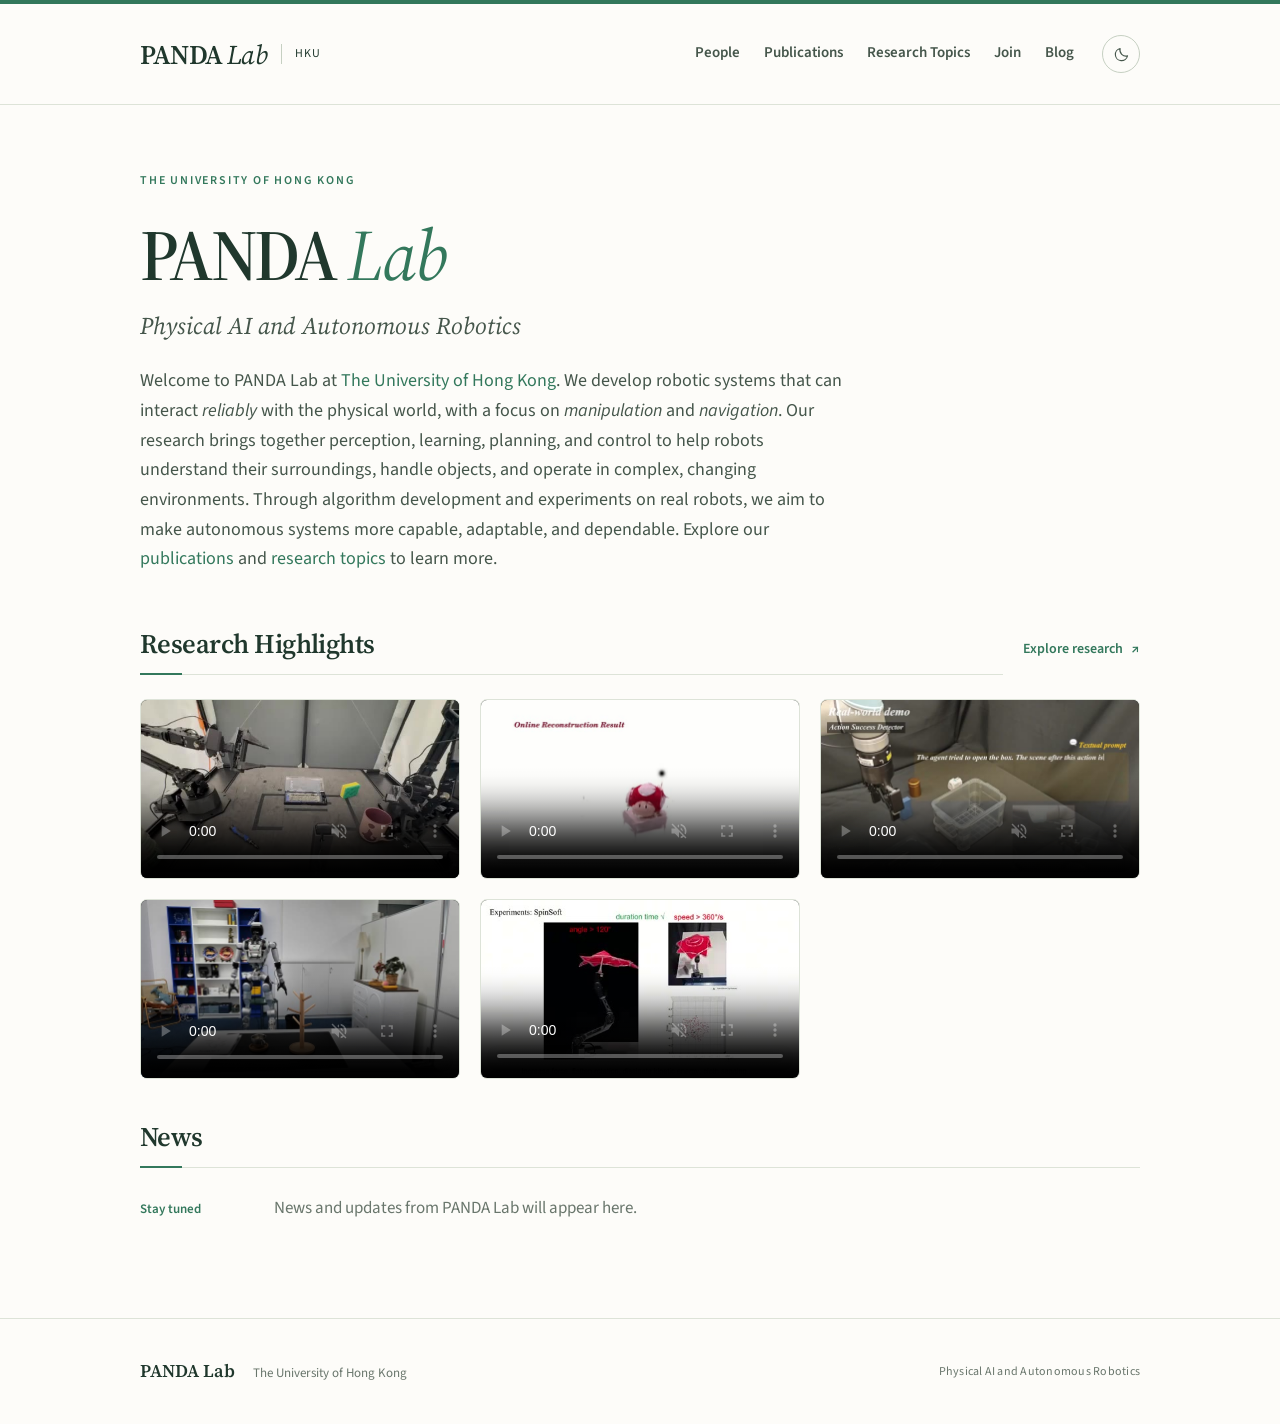
<file: index.html>
<!DOCTYPE html>
<html lang="en">
<head>
  <meta charset="UTF-8">
  <meta name="viewport" content="width=device-width, initial-scale=1">
  <meta name="description" content="PANDA Lab at The University of Hong Kong develops robotic systems for reliable real-world interaction, with a focus on manipulation and navigation.">
  <title>PANDA Lab | The University of Hong Kong</title>
  <link rel="icon" type="image/svg+xml" href="assets/favicon.svg">
  <script src="theme.js"></script>
  <script src="demos.js" defer></script>
  <link rel="stylesheet" href="styles.css">
  <link rel="preconnect" href="https://fonts.googleapis.com">
  <link rel="preconnect" href="https://fonts.gstatic.com" crossorigin>
  <link href="https://fonts.googleapis.com/css2?family=Source+Serif+4:ital,opsz,wght@0,8..60,400..700;1,8..60,400..700&amp;family=Source+Sans+3:wght@400;500;600;700&amp;display=swap" rel="stylesheet">
</head>
<body>
  <a class="skip-link" href="#main-content">Skip to content</a>
  <header class="site-header">
    <div class="container nav-row">
      <a class="brand" href="index.html" aria-label="PANDA Lab home" aria-current="page">
        <span class="brand-name">PANDA <em>Lab</em></span>
        <span class="brand-affiliation">HKU</span>
      </a>
      <nav class="site-nav" id="site-navigation" aria-label="Main navigation">
        <a href="people.html">People</a>
        <a href="publications.html">Publications</a>
        <a href="research.html">Research Topics</a>
        <a href="join.html">Join</a>
        <a href="blog.html">Blog</a>
      </nav>
      <button class="icon-button theme-toggle" type="button" aria-label="Switch color theme">
        <svg class="moon-icon" width="17" height="17" viewBox="0 0 24 24" fill="none" stroke="currentColor" stroke-width="1.6" stroke-linecap="round" stroke-linejoin="round" aria-hidden="true"><path d="M20.5 14A8.7 8.7 0 0 1 10 3.5 8.7 8.7 0 1 0 20.5 14Z"/></svg>
        <svg class="sun-icon" width="18" height="18" viewBox="0 0 24 24" fill="none" stroke="currentColor" stroke-width="1.6" stroke-linecap="round" aria-hidden="true"><circle cx="12" cy="12" r="4"/><path d="M12 2v2m0 16v2M2 12h2m16 0h2M5 5l1.5 1.5m11 11L19 19M5 19l1.5-1.5m11-11L19 5"/></svg>
      </button>
      <button class="icon-button menu-toggle" type="button" aria-label="Open navigation" aria-expanded="false" aria-controls="site-navigation">
        <svg width="18" height="18" viewBox="0 0 24 24" fill="none" stroke="currentColor" stroke-width="1.6" stroke-linecap="round" aria-hidden="true"><path d="M4 6h16M4 12h16M4 18h16"/></svg>
      </button>
    </div>
  </header>

  <main class="container" id="main-content" tabindex="-1">
    <section class="hero" aria-labelledby="lab-title">
      <p class="eyebrow">The University of Hong Kong</p>
      <h1 id="lab-title">PANDA <em>Lab</em></h1>
      <p class="hero-tagline">Physical AI and Autonomous Robotics</p>
      <p class="hero-text">Welcome to PANDA Lab at <a href="https://www.hku.hk/">The University of Hong Kong</a>. We develop robotic systems that can interact <em>reliably</em> with the physical world, with a focus on <em>manipulation</em> and <em>navigation</em>. Our research brings together perception, learning, planning, and control to help robots understand their surroundings, handle objects, and operate in complex, changing environments. Through algorithm development and experiments on real robots, we aim to make autonomous systems more capable, adaptable, and dependable. Explore our <a href="publications.html">publications</a> and <a href="research.html">research topics</a> to learn more.</p>
    </section>

    <section class="home-showcase" aria-labelledby="highlights-title">
      <div class="section-heading">
        <h2 id="highlights-title">Research Highlights</h2>
        <a class="text-link" href="research.html">Explore research <span aria-hidden="true">↗</span></a>
      </div>
      <div class="showcase">
        <figure class="showcase-item">
          <div class="showcase-media">
            <video controls autoplay loop muted playsinline preload="metadata" poster="assets/demos/aloha.jpg" width="568" height="320" aria-label="ALOHA research demo">
              <source src="assets/demos/aloha.mp4" type="video/mp4">
              Your browser does not support embedded video. <a href="assets/demos/aloha.mp4">Download the ALOHA demo.</a>
            </video>
          </div>
        </figure>
        <figure class="showcase-item">
          <div class="showcase-media">
            <video controls autoplay loop muted playsinline preload="metadata" poster="assets/demos/gausmi.jpg" width="1280" height="720" aria-label="GauSS-MI research demo">
              <source src="assets/demos/gausmi.mp4" type="video/mp4">
              Your browser does not support embedded video. <a href="assets/demos/gausmi.mp4">Download the GauSS-MI demo.</a>
            </video>
          </div>
        </figure>
        <figure class="showcase-item">
          <div class="showcase-media">
            <video controls autoplay loop muted playsinline preload="metadata" poster="assets/demos/lasp.jpg" width="1280" height="720" aria-label="LASP research demo">
              <source src="assets/demos/lasp.mp4" type="video/mp4">
              Your browser does not support embedded video. <a href="assets/demos/lasp.mp4">Download the LASP demo.</a>
            </video>
          </div>
        </figure>
        <figure class="showcase-item">
          <div class="showcase-media">
            <video controls autoplay loop muted playsinline preload="metadata" poster="assets/demos/rapid.jpg" width="1280" height="720" aria-label="RAPID research demo">
              <source src="assets/demos/rapid.mp4" type="video/mp4">
              Your browser does not support embedded video. <a href="assets/demos/rapid.mp4">Download the RAPID demo.</a>
            </video>
          </div>
        </figure>
        <figure class="showcase-item">
          <div class="showcase-media">
            <video controls autoplay loop muted playsinline preload="metadata" poster="assets/demos/softmimic.jpg" width="480" height="268" aria-label="SoftMimic research demo">
              <source src="assets/demos/softmimic.mp4" type="video/mp4">
              Your browser does not support embedded video. <a href="assets/demos/softmimic.mp4">Download the SoftMimic demo.</a>
            </video>
          </div>
        </figure>
      </div>
    </section>

    <section class="news-section" aria-labelledby="news-title">
      <h2 id="news-title">News</h2>
      <!-- Replace this empty state with dated announcements. -->
      <div class="news-empty">
        <span class="news-label">Stay tuned</span>
        <p>News and updates from PANDA Lab will appear here.</p>
      </div>
    </section>
  </main>

  <footer class="site-footer">
    <div class="container footer-row">
      <div class="footer-identity">
        <strong>PANDA Lab</strong>
        <a href="https://www.hku.hk/">The University of Hong Kong</a>
      </div>
      <p class="footer-note">Physical AI and Autonomous Robotics</p>
    </div>
  </footer>
</body>
</html>
</file>
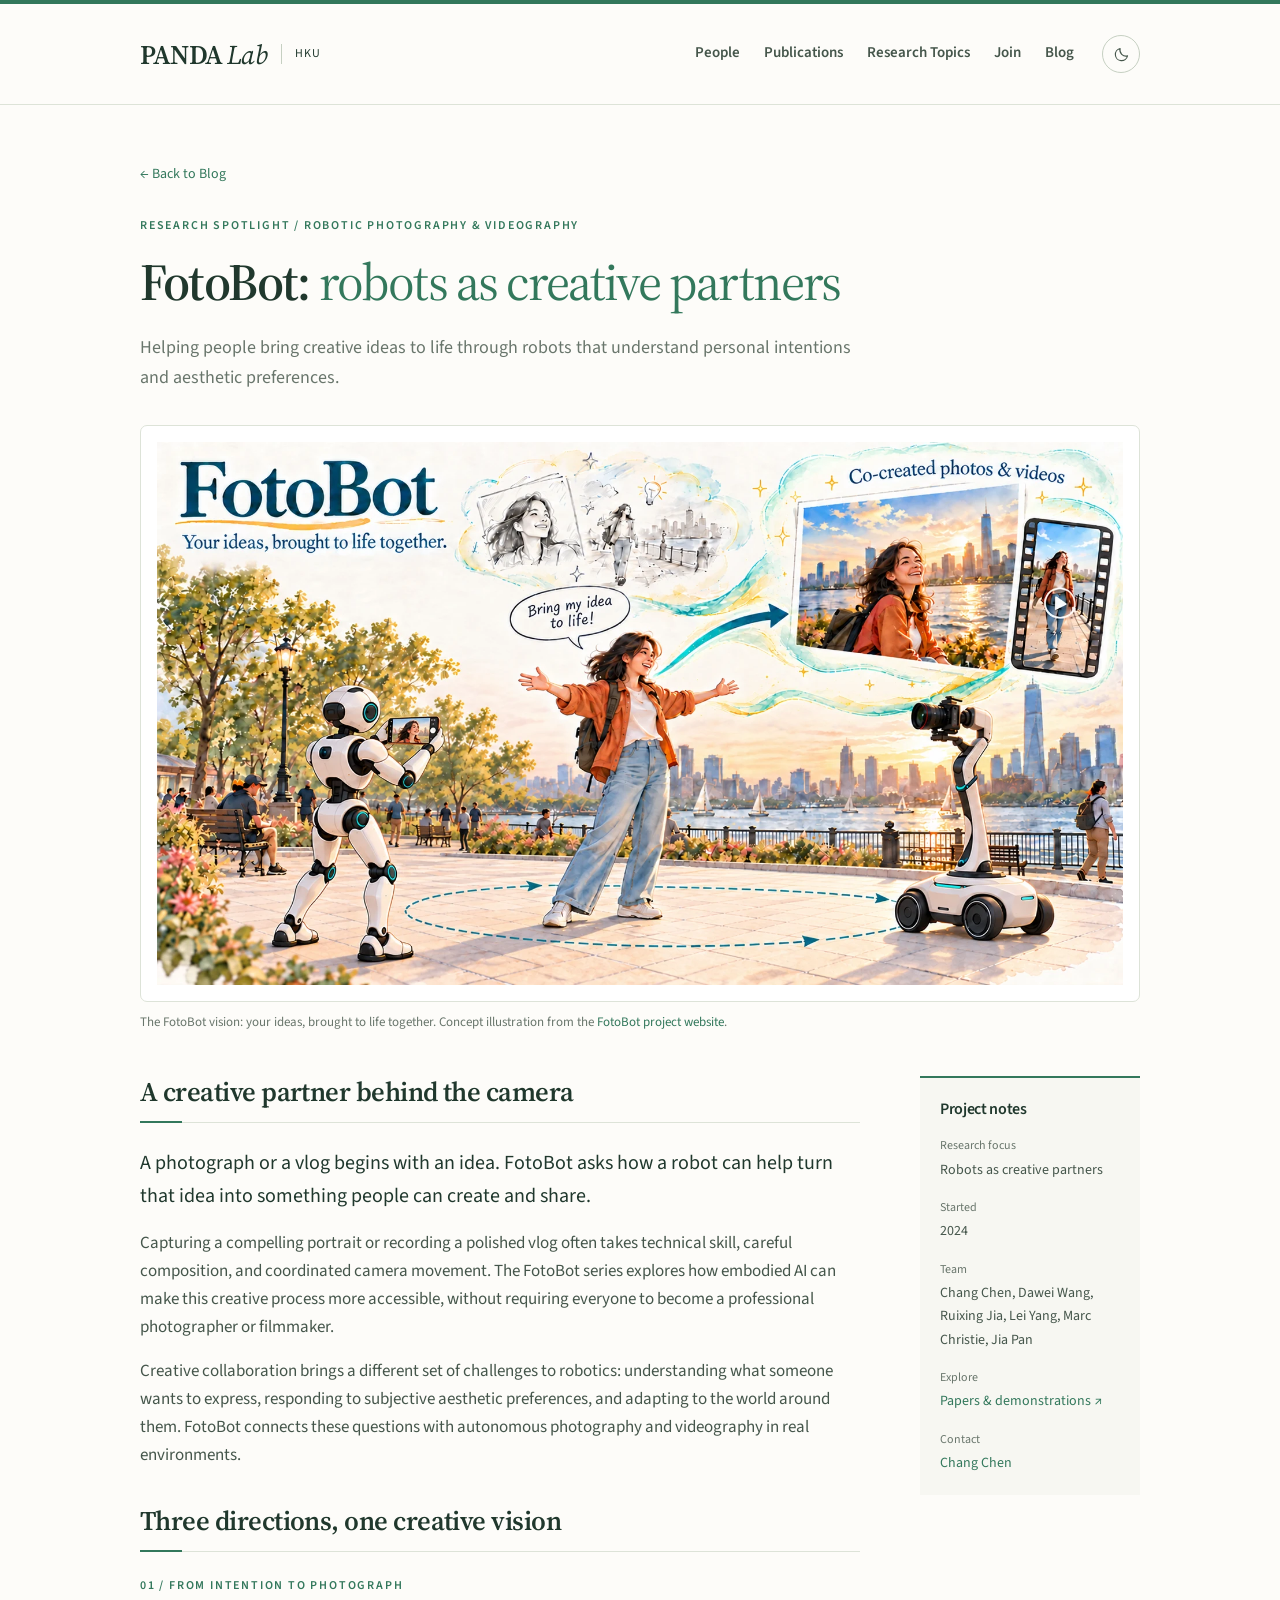
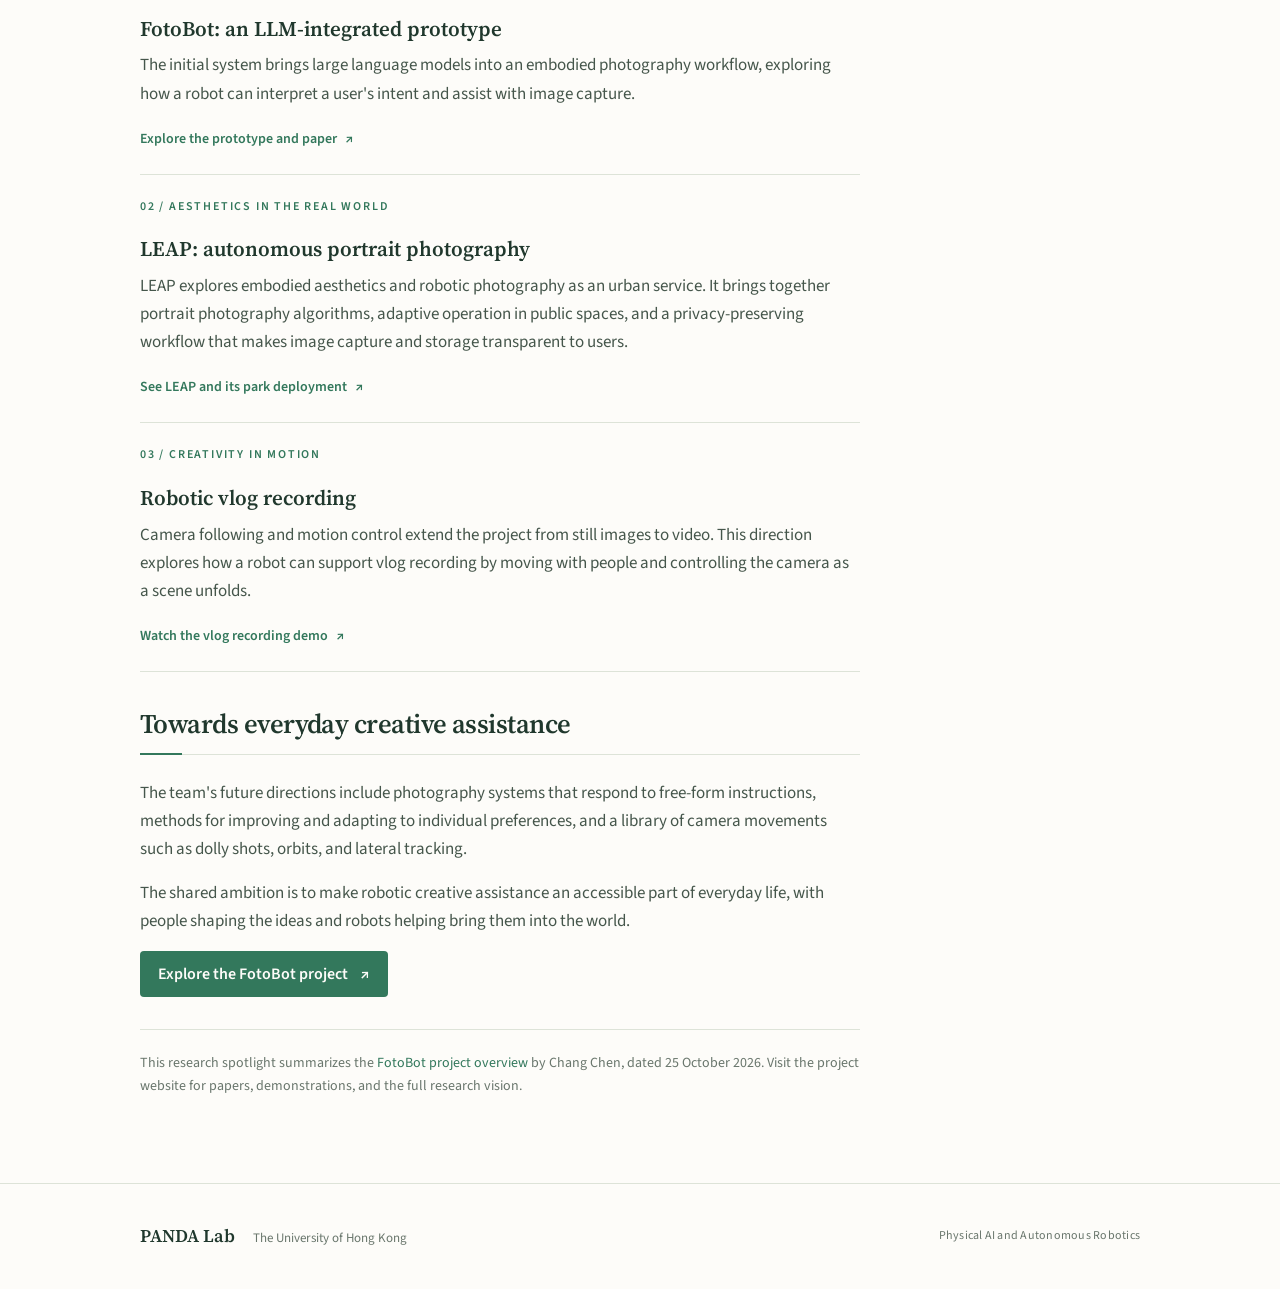
<file: blog/fotobot/index.html>
<!DOCTYPE html>
<html lang="en">
<head>
  <meta charset="UTF-8">
  <meta name="viewport" content="width=device-width, initial-scale=1">
  <meta name="description" content="FotoBot explores robots as creative partners through autonomous photography, embodied aesthetics, and robotic vlog recording.">
  <title>FotoBot: robots as creative partners | PANDA Lab</title>
  <link rel="icon" type="image/svg+xml" href="../../assets/favicon.svg">
  <script src="../../theme.js"></script>
  <link rel="stylesheet" href="../../styles.css">
  <link rel="preconnect" href="https://fonts.googleapis.com">
  <link rel="preconnect" href="https://fonts.gstatic.com" crossorigin>
  <link href="https://fonts.googleapis.com/css2?family=Source+Serif+4:ital,opsz,wght@0,8..60,400..700;1,8..60,400..700&amp;family=Source+Sans+3:wght@400;500;600;700&amp;display=swap" rel="stylesheet">
</head>
<body>
  <a class="skip-link" href="#main-content">Skip to content</a>
  <header class="site-header">
    <div class="container nav-row">
      <a class="brand" href="../../index.html" aria-label="PANDA Lab home">
        <span class="brand-name">PANDA <em>Lab</em></span>
        <span class="brand-affiliation">HKU</span>
      </a>
      <nav class="site-nav" id="site-navigation" aria-label="Main navigation">
        <a href="../../people.html">People</a>
        <a href="../../publications.html">Publications</a>
        <a href="../../research.html">Research Topics</a>
        <a href="../../join.html">Join</a>
        <a href="../../blog.html" aria-current="location">Blog</a>
      </nav>
      <button class="icon-button theme-toggle" type="button" aria-label="Switch color theme">
        <svg class="moon-icon" width="17" height="17" viewBox="0 0 24 24" fill="none" stroke="currentColor" stroke-width="1.6" stroke-linecap="round" stroke-linejoin="round" aria-hidden="true"><path d="M20.5 14A8.7 8.7 0 0 1 10 3.5 8.7 8.7 0 1 0 20.5 14Z"/></svg>
        <svg class="sun-icon" width="18" height="18" viewBox="0 0 24 24" fill="none" stroke="currentColor" stroke-width="1.6" stroke-linecap="round" aria-hidden="true"><circle cx="12" cy="12" r="4"/><path d="M12 2v2m0 16v2M2 12h2m16 0h2M5 5l1.5 1.5m11 11L19 19M5 19l1.5-1.5m11-11L19 5"/></svg>
      </button>
      <button class="icon-button menu-toggle" type="button" aria-label="Open navigation" aria-expanded="false" aria-controls="site-navigation">
        <svg width="18" height="18" viewBox="0 0 24 24" fill="none" stroke="currentColor" stroke-width="1.6" stroke-linecap="round" aria-hidden="true"><path d="M4 6h16M4 12h16M4 18h16"/></svg>
      </button>
    </div>
  </header>

  <main class="container" id="main-content" tabindex="-1">
    <article aria-labelledby="story-title">
      <a class="story-back" href="../../blog.html"><span aria-hidden="true">&larr;</span> Back to Blog</a>
      <header class="page-heading story-heading">
        <p class="eyebrow">Research spotlight / Robotic photography &amp; videography</p>
        <h1 id="story-title">FotoBot: <span>robots as creative partners</span></h1>
        <p class="page-description">Helping people bring creative ideas to life through robots that understand personal intentions and aesthetic preferences.</p>
      </header>
      <figure class="story-figure">
        <img src="../../assets/blog/fotobot/concept.webp" alt="FotoBot concept illustration: a person shares a creative idea with robots to co-create photographs and videos" width="1672" height="941">
        <figcaption>The FotoBot vision: your ideas, brought to life together. Concept illustration from the <a href="https://fotobot-hku.github.io/">FotoBot project website</a>.</figcaption>
      </figure>
      <div class="story-layout">
        <div class="post-body">
          <section aria-labelledby="creative-partners-title">
            <h2 id="creative-partners-title">A creative partner behind the camera</h2>
            <p class="story-intro">A photograph or a vlog begins with an idea. FotoBot asks how a robot can help turn that idea into something people can create and share.</p>
            <p>Capturing a compelling portrait or recording a polished vlog often takes technical skill, careful composition, and coordinated camera movement. The FotoBot series explores how embodied AI can make this creative process more accessible, without requiring everyone to become a professional photographer or filmmaker.</p>
            <p>Creative collaboration brings a different set of challenges to robotics: understanding what someone wants to express, responding to subjective aesthetic preferences, and adapting to the world around them. FotoBot connects these questions with autonomous photography and videography in real environments.</p>
          </section>
          <section aria-labelledby="research-directions-title">
            <h2 id="research-directions-title">Three directions, one creative vision</h2>
            <div class="story-work">
              <p class="eyebrow">01 / From intention to photograph</p>
              <h3>FotoBot: an LLM-integrated prototype</h3>
              <p>The initial system brings large language models into an embodied photography workflow, exploring how a robot can interpret a user's intent and assist with image capture.</p>
              <a class="text-link" href="https://fotobot-hku.github.io/#fotobot">Explore the prototype and paper <span aria-hidden="true">&#8599;</span></a>
            </div>
            <div class="story-work">
              <p class="eyebrow">02 / Aesthetics in the real world</p>
              <h3>LEAP: autonomous portrait photography</h3>
              <p>LEAP explores embodied aesthetics and robotic photography as an urban service. It brings together portrait photography algorithms, adaptive operation in public spaces, and a privacy-preserving workflow that makes image capture and storage transparent to users.</p>
              <a class="text-link" href="https://fotobot-hku.github.io/#leap">See LEAP and its park deployment <span aria-hidden="true">&#8599;</span></a>
            </div>
            <div class="story-work">
              <p class="eyebrow">03 / Creativity in motion</p>
              <h3>Robotic vlog recording</h3>
              <p>Camera following and motion control extend the project from still images to video. This direction explores how a robot can support vlog recording by moving with people and controlling the camera as a scene unfolds.</p>
              <a class="text-link" href="https://fotobot-hku.github.io/#vlog">Watch the vlog recording demo <span aria-hidden="true">&#8599;</span></a>
            </div>
          </section>
          <section aria-labelledby="next-title">
            <h2 id="next-title">Towards everyday creative assistance</h2>
            <p>The team's future directions include photography systems that respond to free-form instructions, methods for improving and adapting to individual preferences, and a library of camera movements such as dolly shots, orbits, and lateral tracking.</p>
            <p>The shared ambition is to make robotic creative assistance an accessible part of everyday life, with people shaping the ideas and robots helping bring them into the world.</p>
            <a class="join-cta" href="https://fotobot-hku.github.io/">Explore the FotoBot project <span aria-hidden="true">&#8599;</span></a>
          </section>
          <p class="story-source">This research spotlight summarizes the <a href="https://fotobot-hku.github.io/">FotoBot project overview</a> by Chang Chen, dated <time datetime="2026-10-25">25 October 2026</time>. Visit the project website for papers, demonstrations, and the full research vision.</p>
        </div>
        <aside class="story-aside" aria-labelledby="project-notes-title">
          <h2 id="project-notes-title">Project notes</h2>
          <dl>
            <dt>Research focus</dt>
            <dd>Robots as creative partners</dd>
            <dt>Started</dt>
            <dd>2024</dd>
            <dt>Team</dt>
            <dd>Chang Chen, Dawei Wang, Ruixing Jia, Lei Yang, Marc Christie, Jia Pan</dd>
            <dt>Explore</dt>
            <dd><a href="https://fotobot-hku.github.io/#our-work">Papers &amp; demonstrations <span aria-hidden="true">&#8599;</span></a></dd>
            <dt>Contact</dt>
            <dd><a href="mailto:changchen@connect.hku.hk">Chang Chen</a></dd>
          </dl>
        </aside>
      </div>
    </article>
  </main>

  <footer class="site-footer">
    <div class="container footer-row">
      <div class="footer-identity">
        <strong>PANDA Lab</strong>
        <a href="https://www.hku.hk/">The University of Hong Kong</a>
      </div>
      <p class="footer-note">Physical AI and Autonomous Robotics</p>
    </div>
  </footer>
</body>
</html>
</file>
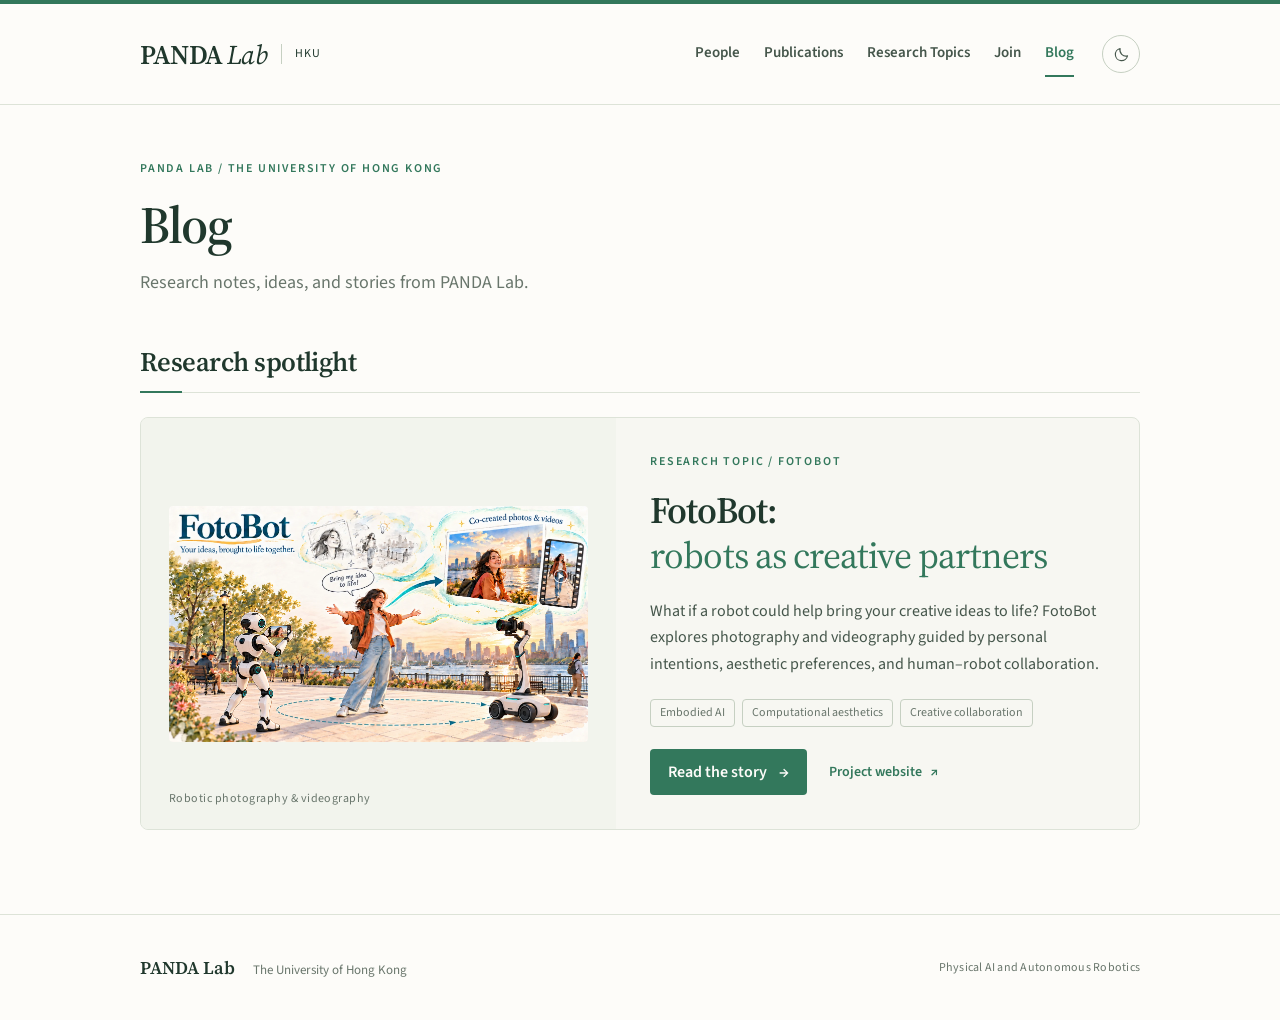
<file: blog.html>
<!DOCTYPE html>
<html lang="en">
<head>
  <meta charset="UTF-8">
  <meta name="viewport" content="width=device-width, initial-scale=1">
  <meta name="description" content="Stories, research notes, and updates from PANDA Lab at The University of Hong Kong.">
  <title>Blog | PANDA Lab</title>
  <link rel="icon" type="image/svg+xml" href="assets/favicon.svg">
  <script src="theme.js"></script>
  <link rel="stylesheet" href="styles.css">
  <link rel="preconnect" href="https://fonts.googleapis.com">
  <link rel="preconnect" href="https://fonts.gstatic.com" crossorigin>
  <link href="https://fonts.googleapis.com/css2?family=Source+Serif+4:ital,opsz,wght@0,8..60,400..700;1,8..60,400..700&amp;family=Source+Sans+3:wght@400;500;600;700&amp;display=swap" rel="stylesheet">
</head>
<body>
  <a class="skip-link" href="#main-content">Skip to content</a>
  <header class="site-header">
    <div class="container nav-row">
      <a class="brand" href="index.html" aria-label="PANDA Lab home">
        <span class="brand-name">PANDA <em>Lab</em></span>
        <span class="brand-affiliation">HKU</span>
      </a>
      <nav class="site-nav" id="site-navigation" aria-label="Main navigation">
        <a href="people.html">People</a>
        <a href="publications.html">Publications</a>
        <a href="research.html">Research Topics</a>
        <a href="join.html">Join</a>
        <a href="blog.html" aria-current="page">Blog</a>
      </nav>
      <button class="icon-button theme-toggle" type="button" aria-label="Switch color theme">
        <svg class="moon-icon" width="17" height="17" viewBox="0 0 24 24" fill="none" stroke="currentColor" stroke-width="1.6" stroke-linecap="round" stroke-linejoin="round" aria-hidden="true"><path d="M20.5 14A8.7 8.7 0 0 1 10 3.5 8.7 8.7 0 1 0 20.5 14Z"/></svg>
        <svg class="sun-icon" width="18" height="18" viewBox="0 0 24 24" fill="none" stroke="currentColor" stroke-width="1.6" stroke-linecap="round" aria-hidden="true"><circle cx="12" cy="12" r="4"/><path d="M12 2v2m0 16v2M2 12h2m16 0h2M5 5l1.5 1.5m11 11L19 19M5 19l1.5-1.5m11-11L19 5"/></svg>
      </button>
      <button class="icon-button menu-toggle" type="button" aria-label="Open navigation" aria-expanded="false" aria-controls="site-navigation">
        <svg width="18" height="18" viewBox="0 0 24 24" fill="none" stroke="currentColor" stroke-width="1.6" stroke-linecap="round" aria-hidden="true"><path d="M4 6h16M4 12h16M4 18h16"/></svg>
      </button>
    </div>
  </header>

  <main class="container" id="main-content" tabindex="-1">
    <header class="page-heading">
      <p class="eyebrow">PANDA Lab / The University of Hong Kong</p>
      <h1>Blog</h1>
      <p class="page-description">Research notes, ideas, and stories from PANDA Lab.</p>
    </header>

    <section class="blog-content blog-topics" aria-labelledby="research-stories-title">
      <h2 id="research-stories-title">Research spotlight</h2>
      <article class="research-feature" aria-labelledby="fotobot-title">
        <a class="research-feature-image" href="blog/fotobot/index.html" aria-label="Read about FotoBot: robots as creative partners">
          <img src="assets/blog/fotobot/concept.webp" alt="FotoBot concept illustration: robots helping a person create photos and videos by the waterfront" width="1672" height="941">
          <span class="feature-image-label">Robotic photography &amp; videography</span>
        </a>
        <div class="research-feature-copy">
          <p class="eyebrow">Research topic / FotoBot</p>
          <h3 id="fotobot-title"><a href="blog/fotobot/index.html">FotoBot: <span>robots as creative partners</span></a></h3>
          <p>What if a robot could help bring your creative ideas to life? FotoBot explores photography and videography guided by personal intentions, aesthetic preferences, and human&ndash;robot collaboration.</p>
          <ul class="topic-tags" aria-label="Research themes">
            <li>Embodied AI</li><li>Computational aesthetics</li><li>Creative collaboration</li>
          </ul>
          <div class="feature-actions">
            <a class="join-cta" href="blog/fotobot/index.html">Read the story <span aria-hidden="true">&rarr;</span></a>
            <a class="text-link" href="https://fotobot-hku.github.io/">Project website <span aria-hidden="true">&#8599;</span></a>
          </div>
        </div>
      </article>
    </section>
  </main>

  <footer class="site-footer">
    <div class="container footer-row">
      <div class="footer-identity">
        <strong>PANDA Lab</strong>
        <a href="https://www.hku.hk/">The University of Hong Kong</a>
      </div>
      <p class="footer-note">Physical AI and Autonomous Robotics</p>
    </div>
  </footer>
</body>
</html>
</file>
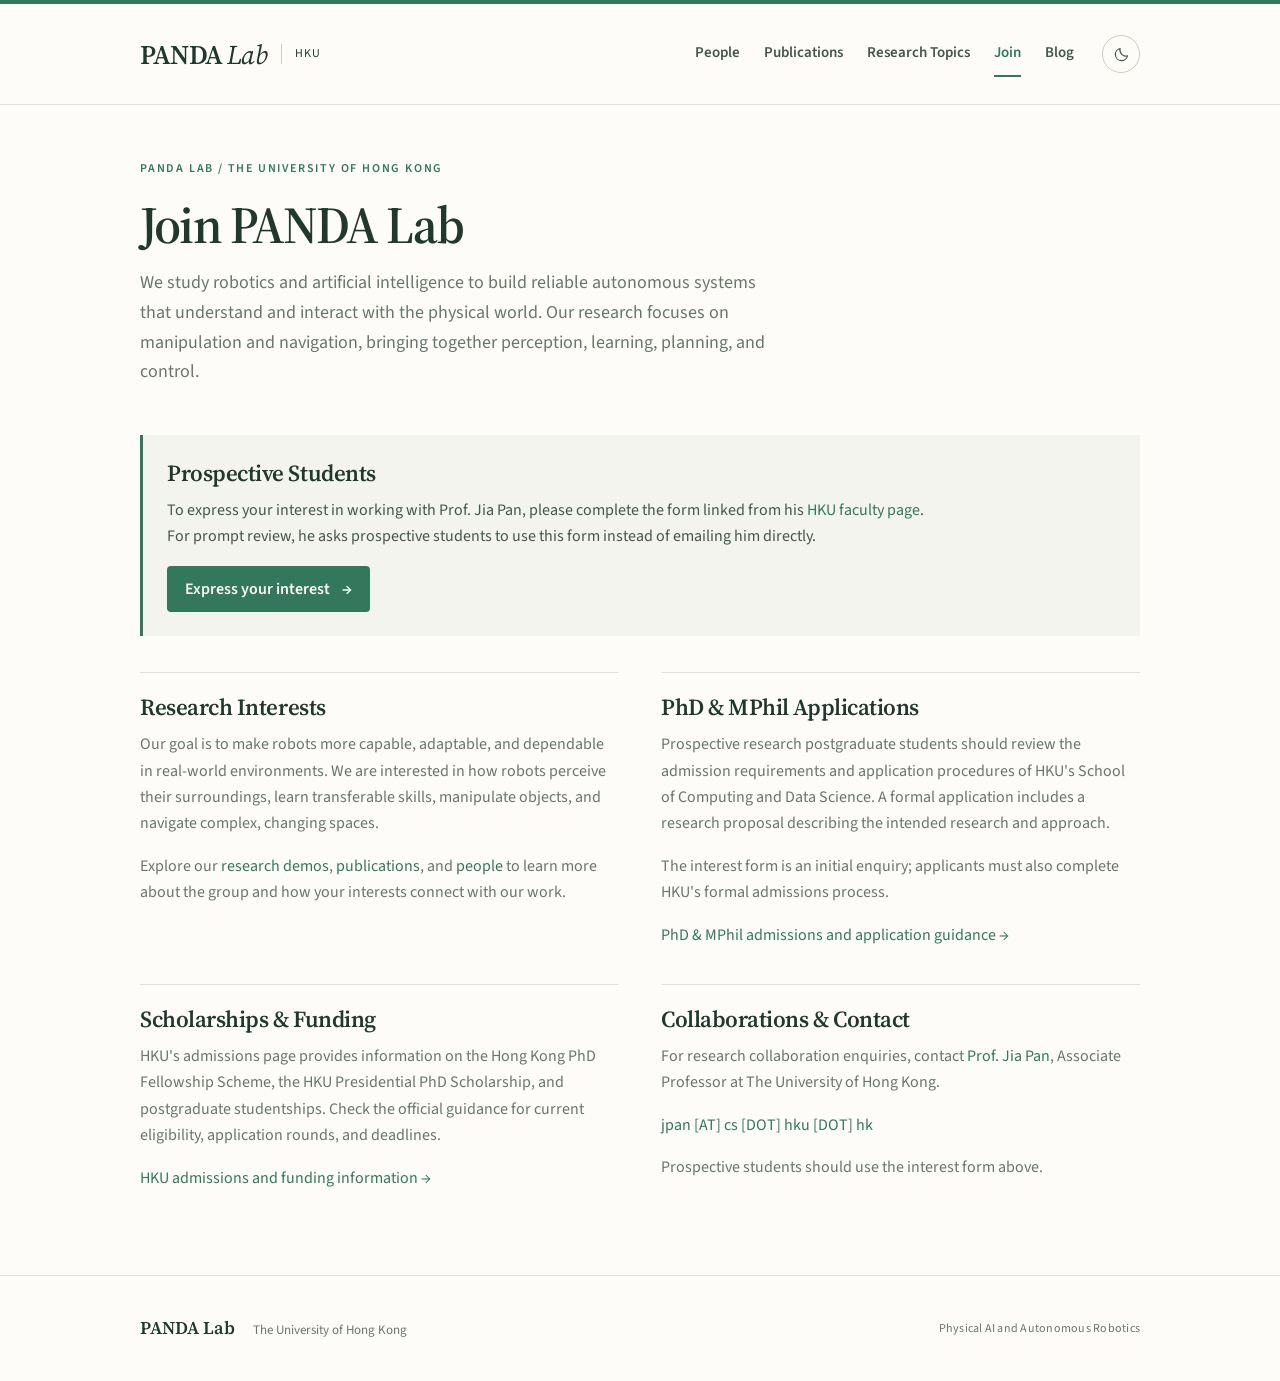
<file: join.html>
<!DOCTYPE html>
<html lang="en">
<head>
  <meta charset="UTF-8">
  <meta name="viewport" content="width=device-width, initial-scale=1">
  <meta name="description" content="Explore robotics research at PANDA Lab, express your interest in working with Prof. Jia Pan, and find HKU PhD and MPhil admissions information.">
  <title>Join Us | PANDA Lab</title>
  <link rel="icon" type="image/svg+xml" href="assets/favicon.svg">
  <script src="theme.js"></script>
  <link rel="stylesheet" href="styles.css">
  <link rel="preconnect" href="https://fonts.googleapis.com">
  <link rel="preconnect" href="https://fonts.gstatic.com" crossorigin>
  <link href="https://fonts.googleapis.com/css2?family=Source+Serif+4:ital,opsz,wght@0,8..60,400..700;1,8..60,400..700&amp;family=Source+Sans+3:wght@400;500;600;700&amp;display=swap" rel="stylesheet">
</head>
<body>
  <a class="skip-link" href="#main-content">Skip to content</a>
  <header class="site-header">
    <div class="container nav-row">
      <a class="brand" href="index.html" aria-label="PANDA Lab home">
        <span class="brand-name">PANDA <em>Lab</em></span>
        <span class="brand-affiliation">HKU</span>
      </a>
      <nav class="site-nav" id="site-navigation" aria-label="Main navigation">
        <a href="people.html">People</a>
        <a href="publications.html">Publications</a>
        <a href="research.html">Research Topics</a>
        <a href="join.html" aria-current="page">Join</a>
        <a href="blog.html">Blog</a>
      </nav>
      <button class="icon-button theme-toggle" type="button" aria-label="Switch color theme">
        <svg class="moon-icon" width="17" height="17" viewBox="0 0 24 24" fill="none" stroke="currentColor" stroke-width="1.6" stroke-linecap="round" stroke-linejoin="round" aria-hidden="true"><path d="M20.5 14A8.7 8.7 0 0 1 10 3.5 8.7 8.7 0 1 0 20.5 14Z"/></svg>
        <svg class="sun-icon" width="18" height="18" viewBox="0 0 24 24" fill="none" stroke="currentColor" stroke-width="1.6" stroke-linecap="round" aria-hidden="true"><circle cx="12" cy="12" r="4"/><path d="M12 2v2m0 16v2M2 12h2m16 0h2M5 5l1.5 1.5m11 11L19 19M5 19l1.5-1.5m11-11L19 5"/></svg>
      </button>
      <button class="icon-button menu-toggle" type="button" aria-label="Open navigation" aria-expanded="false" aria-controls="site-navigation">
        <svg width="18" height="18" viewBox="0 0 24 24" fill="none" stroke="currentColor" stroke-width="1.6" stroke-linecap="round" aria-hidden="true"><path d="M4 6h16M4 12h16M4 18h16"/></svg>
      </button>
    </div>
  </header>

  <main class="container" id="main-content" tabindex="-1">
    <header class="page-heading">
      <p class="eyebrow">PANDA Lab / The University of Hong Kong</p>
      <h1>Join PANDA Lab</h1>
      <p class="page-description">We study robotics and artificial intelligence to build reliable autonomous systems that understand and interact with the physical world. Our research focuses on manipulation and navigation, bringing together perception, learning, planning, and control.</p>
    </header>

    <section class="join-callout" aria-labelledby="interest-title">
      <h2 id="interest-title">Prospective Students</h2>
      <p>To express your interest in working with Prof. Jia Pan, please complete the form linked from his <a href="https://ai.hku.hk/index.php/people/academic-staff/jpan">HKU faculty page</a>. For prompt review, he asks prospective students to use this form instead of emailing him directly.</p>
      <a class="join-cta" href="https://docs.google.com/forms/d/e/1FAIpQLScZUJcgtpwbXSjctpbwO1G5_cvEf5z0WDXNwR1cl4XP5tzCqg/viewform?usp=header">Express your interest <span aria-hidden="true">&rarr;</span></a>
    </section>

    <div class="join-sections">
      <section class="join-section" aria-labelledby="research-fit-title">
        <h2 id="research-fit-title">Research Interests</h2>
        <p>Our goal is to make robots more capable, adaptable, and dependable in real-world environments. We are interested in how robots perceive their surroundings, learn transferable skills, manipulate objects, and navigate complex, changing spaces.</p>
        <p>Explore our <a href="index.html#highlights-title">research demos</a>, <a href="publications.html">publications</a>, and <a href="people.html">people</a> to learn more about the group and how your interests connect with our work.</p>
      </section>
      <section class="join-section" aria-labelledby="graduate-title">
        <h2 id="graduate-title">PhD &amp; MPhil Applications</h2>
        <p>Prospective research postgraduate students should review the admission requirements and application procedures of HKU's School of Computing and Data Science. A formal application includes a research proposal describing the intended research and approach.</p>
        <p>The interest form is an initial enquiry; applicants must also complete HKU's formal admissions process.</p>
        <p><a href="https://ai.hku.hk/index.php/programmes/research-based/mphil-phd-admission">PhD &amp; MPhil admissions and application guidance <span aria-hidden="true">&rarr;</span></a></p>
      </section>
      <section class="join-section" aria-labelledby="funding-title">
        <h2 id="funding-title">Scholarships &amp; Funding</h2>
        <p>HKU's admissions page provides information on the Hong Kong PhD Fellowship Scheme, the HKU Presidential PhD Scholarship, and postgraduate studentships. Check the official guidance for current eligibility, application rounds, and deadlines.</p>
        <p><a href="https://ai.hku.hk/index.php/programmes/research-based/mphil-phd-admission">HKU admissions and funding information <span aria-hidden="true">&rarr;</span></a></p>
      </section>
      <section class="join-section" aria-labelledby="collaborations-title">
        <h2 id="collaborations-title">Collaborations &amp; Contact</h2>
        <p>For research collaboration enquiries, contact <a href="https://ai.hku.hk/index.php/people/academic-staff/jpan">Prof. Jia Pan</a>, Associate Professor at The University of Hong Kong.</p>
        <p><a href="mailto:jpan@cs.hku.hk">jpan [AT] cs [DOT] hku [DOT] hk</a></p>
        <p>Prospective students should use the interest form above.</p>
      </section>
    </div>
  </main>

  <footer class="site-footer">
    <div class="container footer-row">
      <div class="footer-identity">
        <strong>PANDA Lab</strong>
        <a href="https://www.hku.hk/">The University of Hong Kong</a>
      </div>
      <p class="footer-note">Physical AI and Autonomous Robotics</p>
    </div>
  </footer>
</body>
</html>
</file>
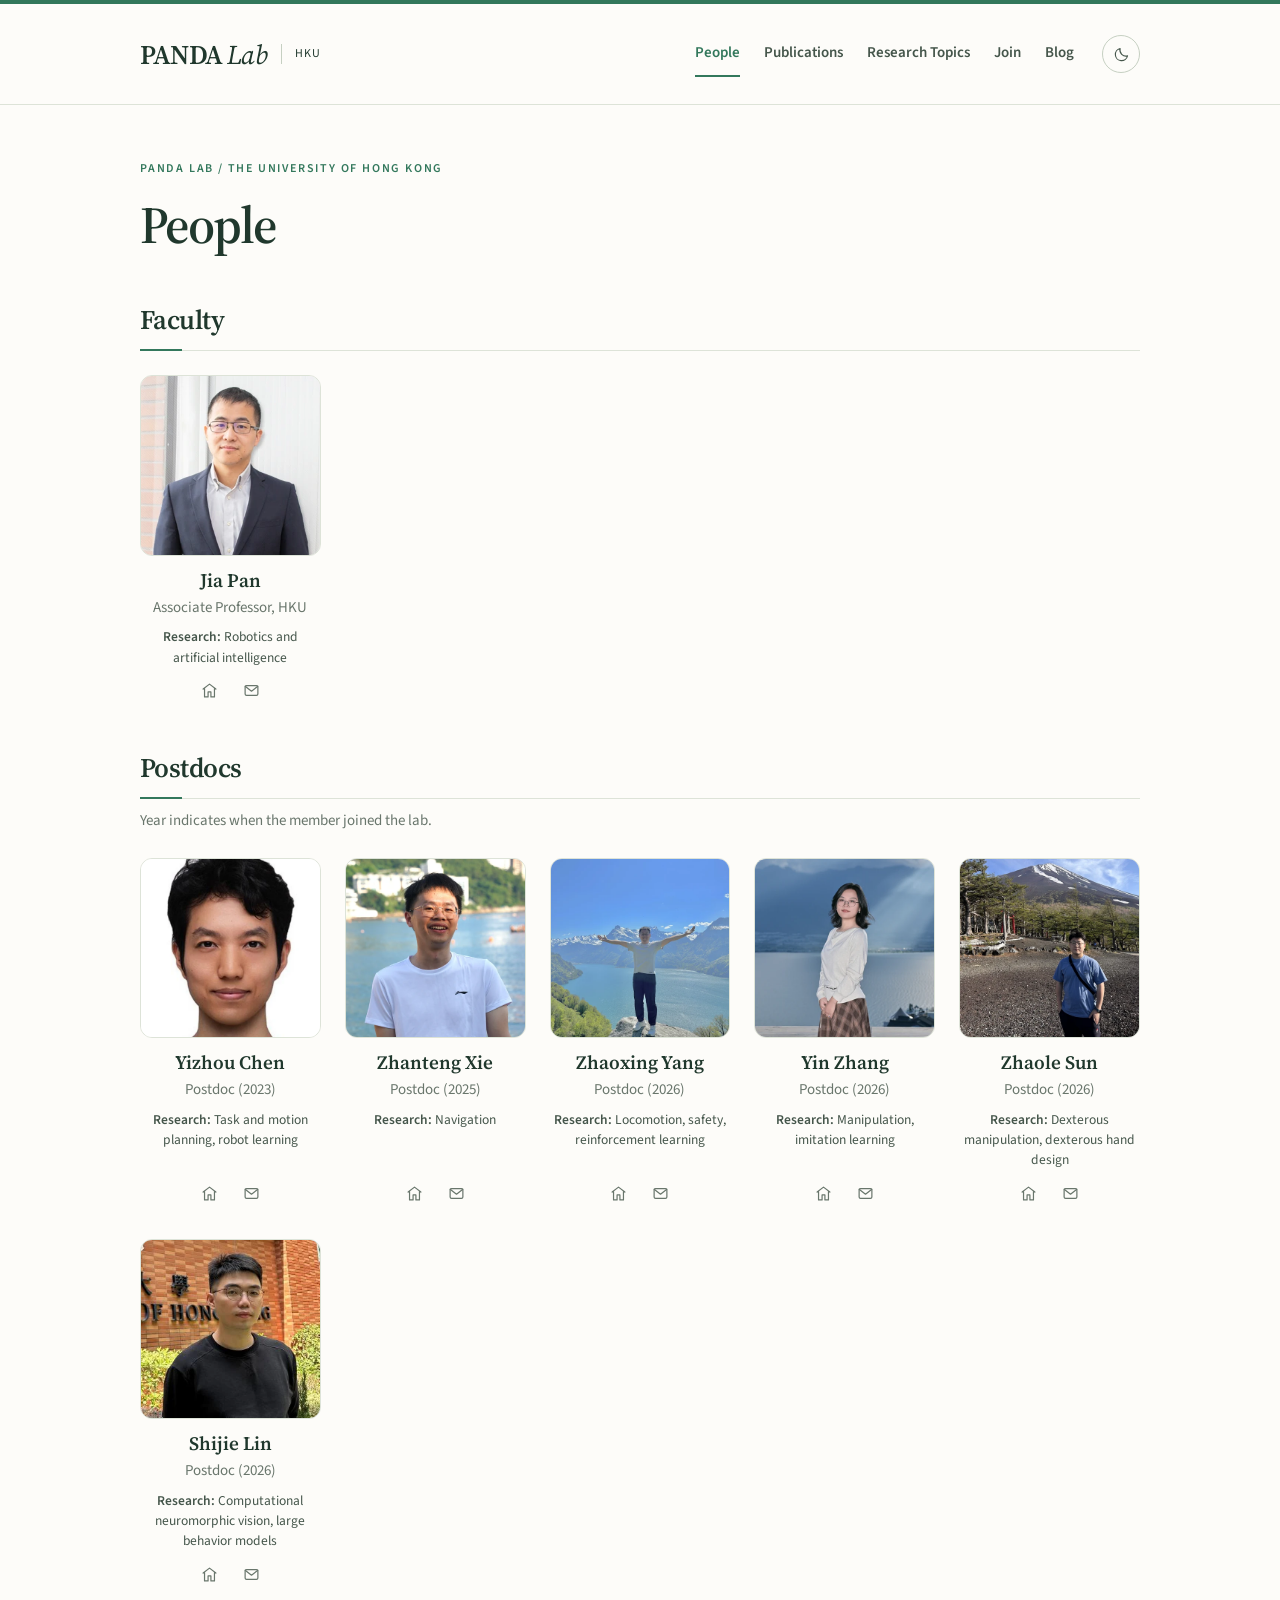
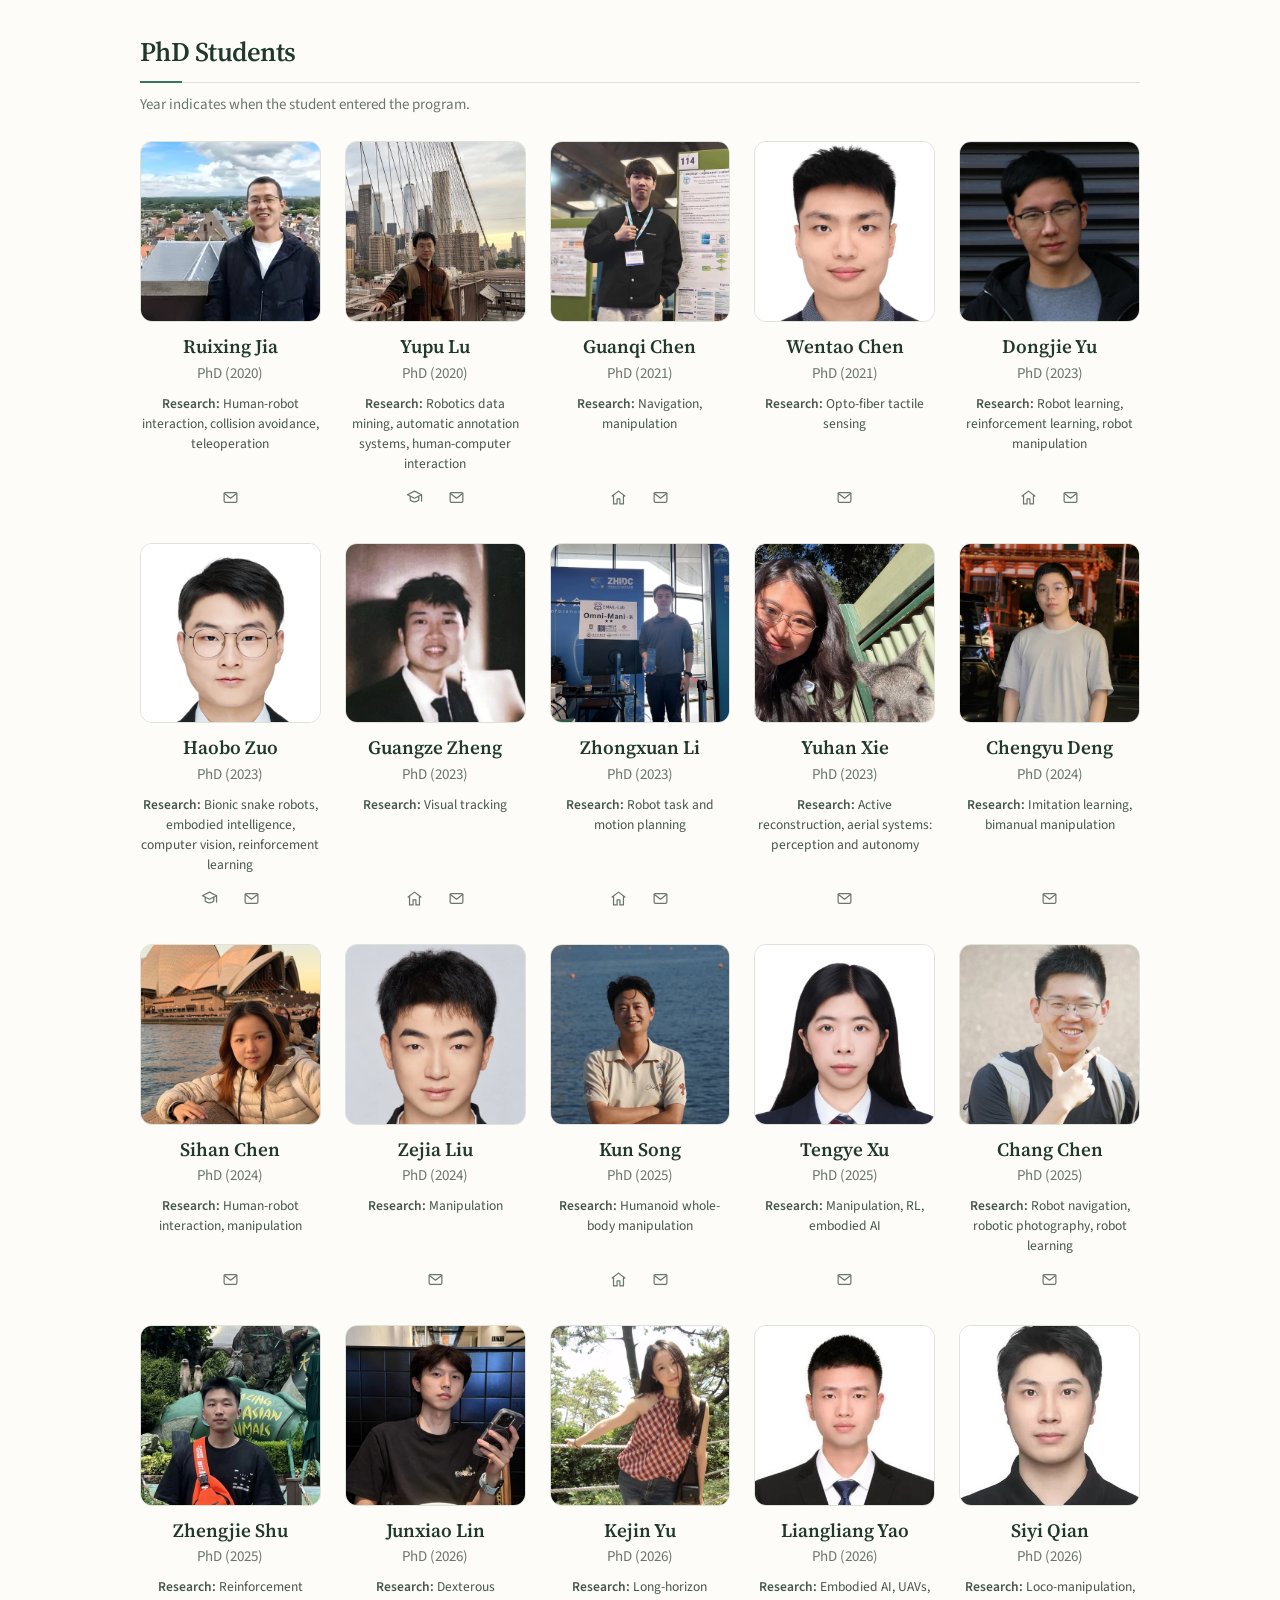
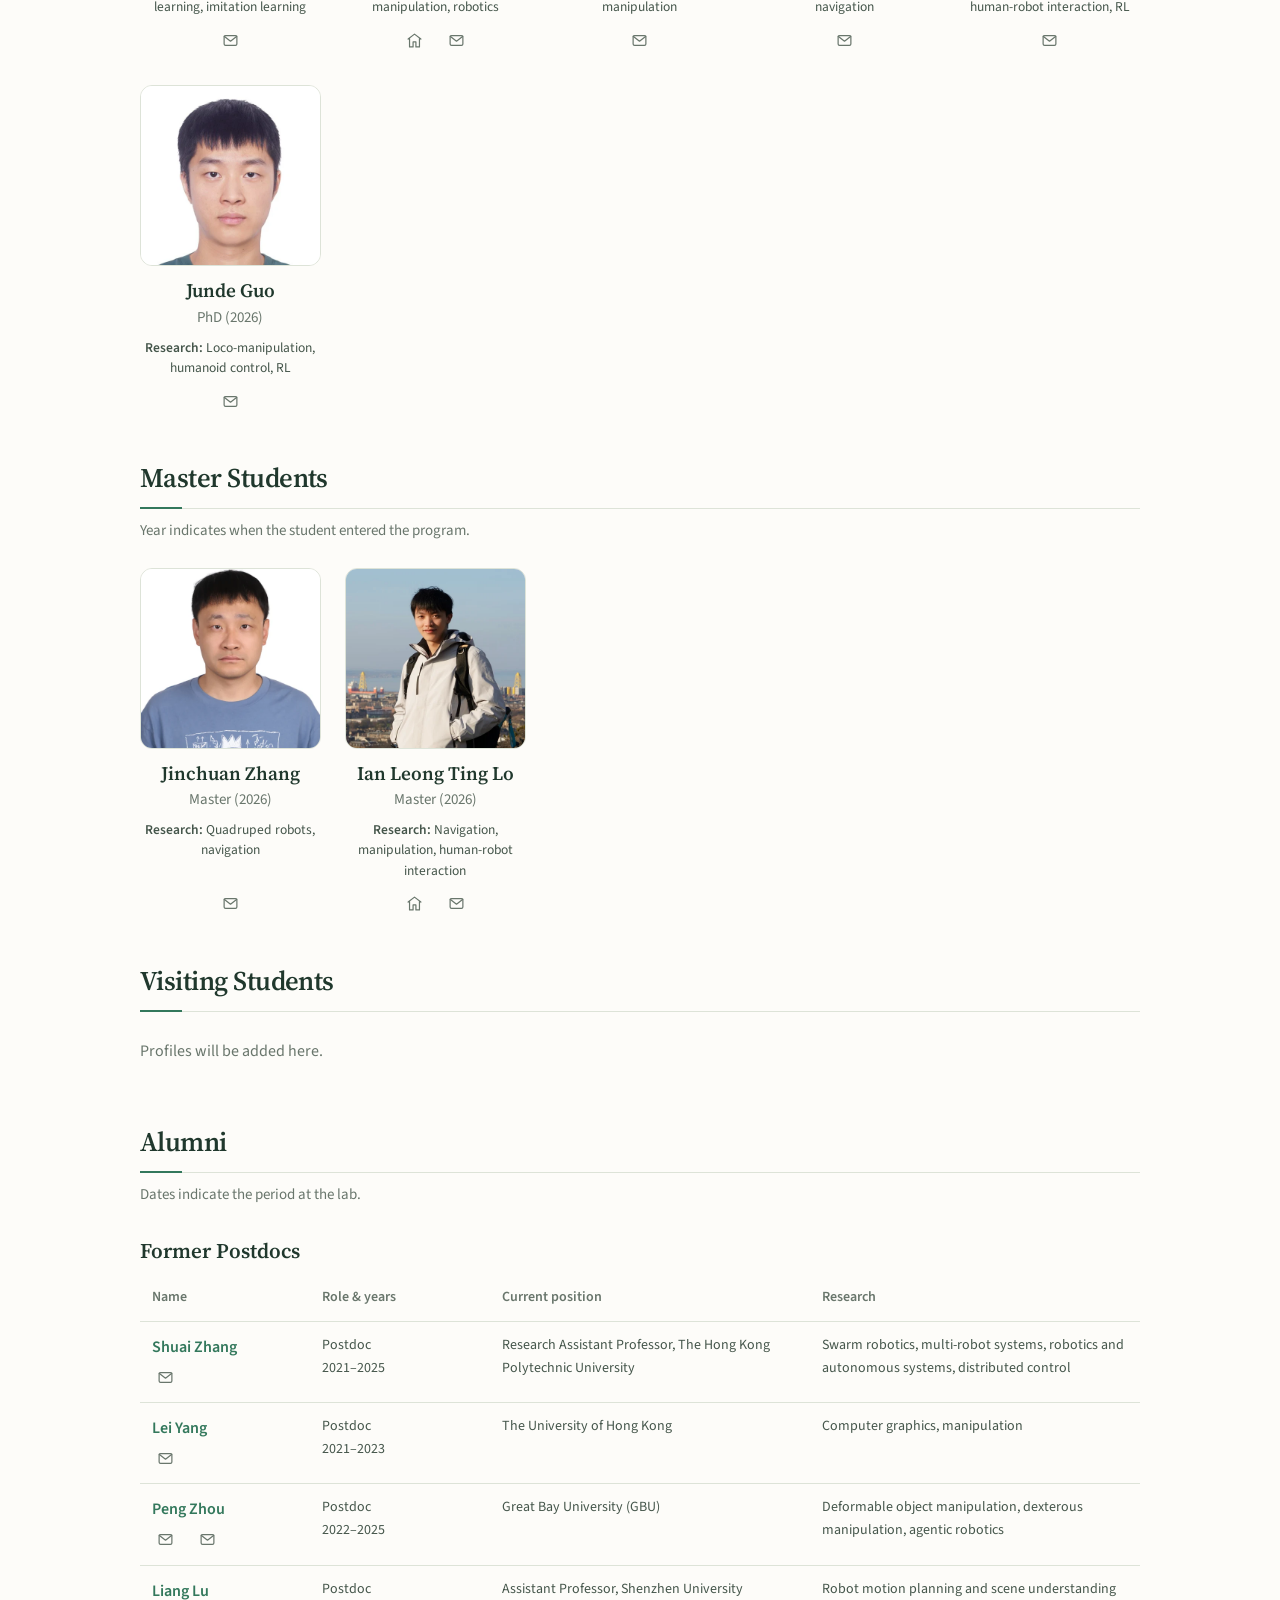
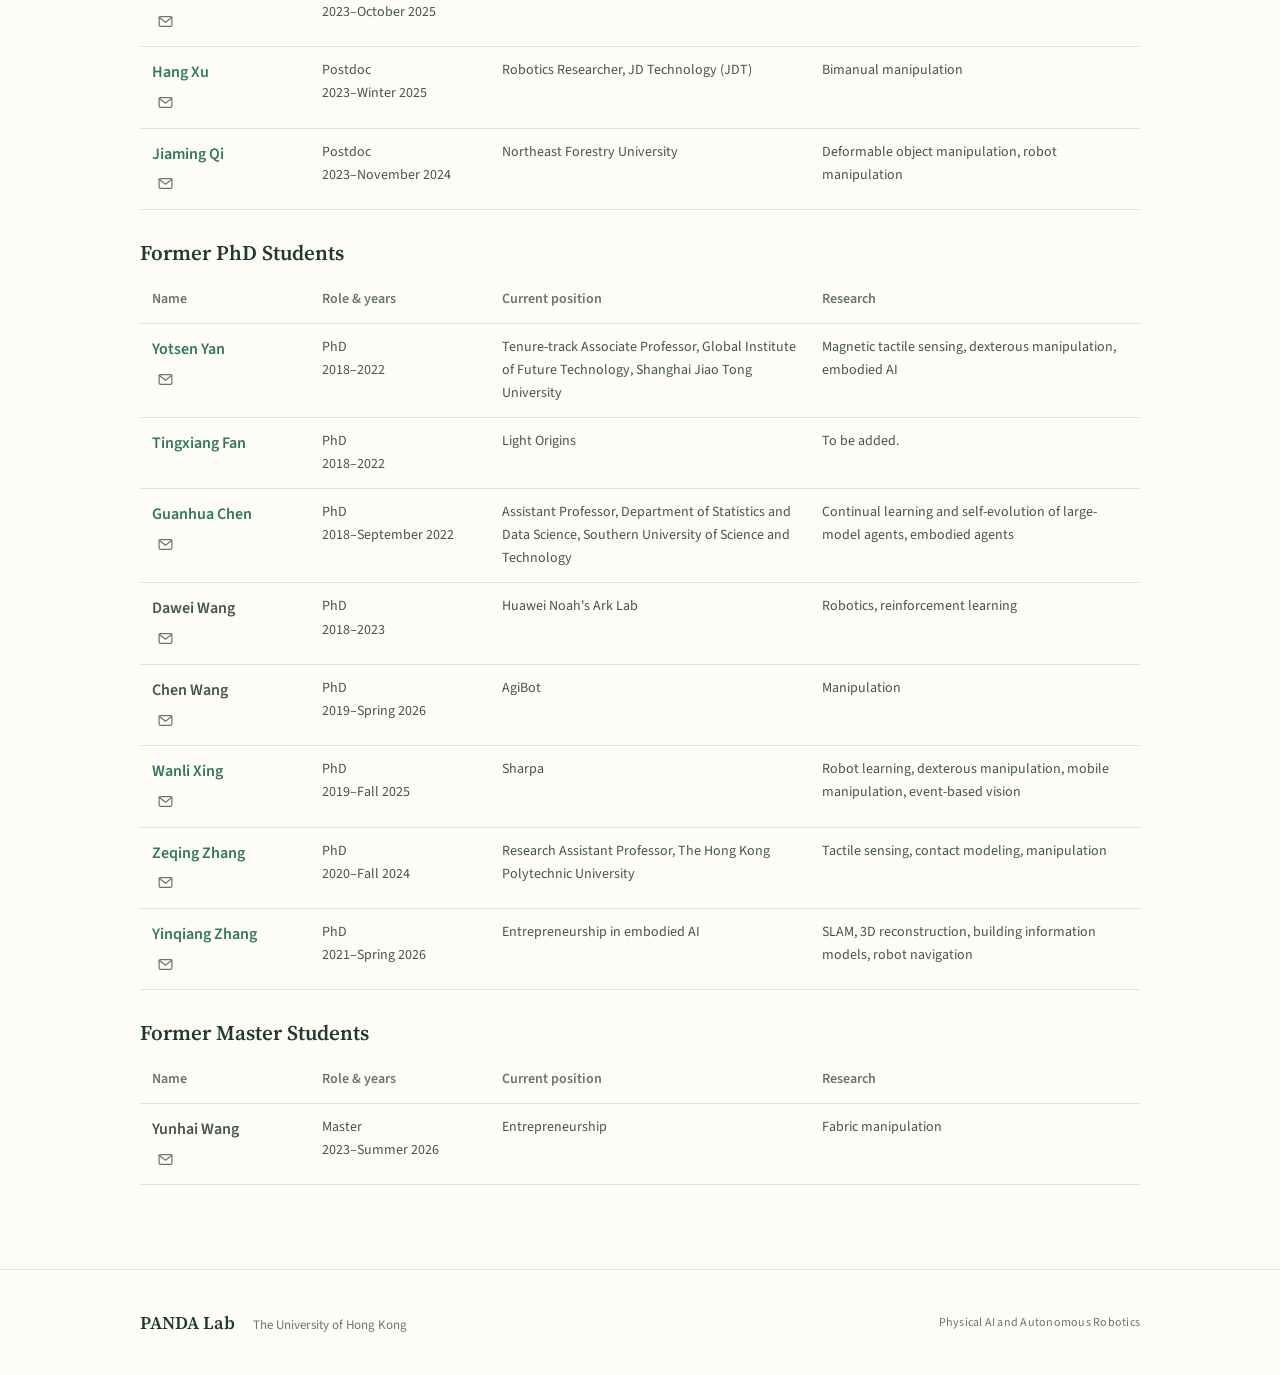
<file: people.html>
<!DOCTYPE html>
<html lang="en">
<head>
  <meta charset="UTF-8">
  <meta name="viewport" content="width=device-width, initial-scale=1">
  <meta name="description" content="Meet the faculty, postdoctoral researchers, PhD students, master students, visitors, and alumni of PANDA Lab at The University of Hong Kong.">
  <title>People | PANDA Lab</title>
  <link rel="icon" type="image/svg+xml" href="assets/favicon.svg">
  <script src="theme.js"></script>
  <link rel="stylesheet" href="styles.css">
  <link rel="preconnect" href="https://fonts.googleapis.com">
  <link rel="preconnect" href="https://fonts.gstatic.com" crossorigin>
  <link href="https://fonts.googleapis.com/css2?family=Source+Serif+4:ital,opsz,wght@0,8..60,400..700;1,8..60,400..700&amp;family=Source+Sans+3:wght@400;500;600;700&amp;display=swap" rel="stylesheet">
</head>
<body class="people-page">
  <a class="skip-link" href="#main-content">Skip to content</a>
  <header class="site-header">
    <div class="container nav-row">
      <a class="brand" href="index.html" aria-label="PANDA Lab home">
        <span class="brand-name">PANDA <em>Lab</em></span>
        <span class="brand-affiliation">HKU</span>
      </a>
      <nav class="site-nav" id="site-navigation" aria-label="Main navigation">
        <a href="people.html" aria-current="page">People</a>
        <a href="publications.html">Publications</a>
        <a href="research.html">Research Topics</a>
        <a href="join.html">Join</a>
        <a href="blog.html">Blog</a>
      </nav>
      <button class="icon-button theme-toggle" type="button" aria-label="Switch color theme">
        <svg class="moon-icon" width="17" height="17" viewBox="0 0 24 24" fill="none" stroke="currentColor" stroke-width="1.6" stroke-linecap="round" stroke-linejoin="round" aria-hidden="true"><path d="M20.5 14A8.7 8.7 0 0 1 10 3.5 8.7 8.7 0 1 0 20.5 14Z"/></svg>
        <svg class="sun-icon" width="18" height="18" viewBox="0 0 24 24" fill="none" stroke="currentColor" stroke-width="1.6" stroke-linecap="round" aria-hidden="true"><circle cx="12" cy="12" r="4"/><path d="M12 2v2m0 16v2M2 12h2m16 0h2M5 5l1.5 1.5m11 11L19 19M5 19l1.5-1.5m11-11L19 5"/></svg>
      </button>
      <button class="icon-button menu-toggle" type="button" aria-label="Open navigation" aria-expanded="false" aria-controls="site-navigation">
        <svg width="18" height="18" viewBox="0 0 24 24" fill="none" stroke="currentColor" stroke-width="1.6" stroke-linecap="round" aria-hidden="true"><path d="M4 6h16M4 12h16M4 18h16"/></svg>
      </button>
    </div>
  </header>

  <main class="container" id="main-content" tabindex="-1">
    <header class="page-heading">
      <p class="eyebrow">PANDA Lab / The University of Hong Kong</p>
      <h1>People</h1>
    </header>

    <section class="content-section" aria-labelledby="faculty-title">
      <h2 id="faculty-title">Faculty</h2>
      <div class="people-grid">
        <article class="person">
          <img src="people/portraits/Jia_Pan.webp" alt="Jia Pan" width="266" height="266" decoding="async">
          <h3 class="person-name">Jia Pan</h3>
          <p class="person-role">Associate Professor, HKU</p>
          <p class="person-research"><span>Research:</span> Robotics and artificial intelligence</p>
          <div class="person-links">
            <a href="https://ai.hku.hk/index.php/people/academic-staff/jpan" aria-label="Jia Pan — Homepage" title="Homepage"><svg viewBox="0 0 24 24" width="17" height="17" fill="none" stroke="currentColor" stroke-width="1.7" stroke-linecap="round" stroke-linejoin="round" aria-hidden="true"><path d="m3 10 9-7 9 7M5 9v12h5v-7h4v7h5V9"/></svg></a>
            <a href="mailto:jpan@cs.hku.hk" aria-label="Jia Pan — Email" title="Email"><svg viewBox="0 0 24 24" width="17" height="17" fill="none" stroke="currentColor" stroke-width="1.7" stroke-linecap="round" stroke-linejoin="round" aria-hidden="true"><rect x="3" y="5" width="18" height="14" rx="2"/><path d="m3 6 9 7 9-7"/></svg></a>
          </div>
        </article>
      </div>
    </section>

    <!-- PEOPLE DATA START -->
    <section class="content-section" aria-labelledby="postdocs-title">
      <h2 id="postdocs-title">Postdocs</h2>
      <p class="section-note">Year indicates when the member joined the lab.</p>
      <div class="people-grid">
          <article class="person" data-entry-year="2023">
            <img src="people/portraits/Yizhou_Chen.webp" alt="Yizhou Chen" width="480" height="480" loading="lazy" decoding="async">
            <h3 class="person-name">Yizhou Chen</h3>
            <p class="person-role">Postdoc (2023)</p>
            <p class="person-research"><span>Research:</span> Task and motion planning, robot learning</p>
            <div class="person-links"><a href="https://jinxer000.github.io/" aria-label="Yizhou Chen — Homepage" title="Homepage"><svg viewBox="0 0 24 24" width="17" height="17" fill="none" stroke="currentColor" stroke-width="1.7" stroke-linecap="round" stroke-linejoin="round" aria-hidden="true"><path d="m3 10 9-7 9 7M5 9v12h5v-7h4v7h5V9"/></svg></a><a href="mailto:jinxer000@gmail.com" aria-label="Yizhou Chen — Email" title="Email"><svg viewBox="0 0 24 24" width="17" height="17" fill="none" stroke="currentColor" stroke-width="1.7" stroke-linecap="round" stroke-linejoin="round" aria-hidden="true"><rect x="3" y="5" width="18" height="14" rx="2"/><path d="m3 6 9 7 9-7"/></svg></a></div>
          </article>
          <article class="person" data-entry-year="2025">
            <img src="people/portraits/Zhanteng_Xie.webp" alt="Zhanteng Xie" width="480" height="480" loading="lazy" decoding="async">
            <h3 class="person-name">Zhanteng Xie</h3>
            <p class="person-role">Postdoc (2025)</p>
            <p class="person-research"><span>Research:</span> Navigation</p>
            <div class="person-links"><a href="https://sites.google.com/site/zhantengxie/" aria-label="Zhanteng Xie — Homepage" title="Homepage"><svg viewBox="0 0 24 24" width="17" height="17" fill="none" stroke="currentColor" stroke-width="1.7" stroke-linecap="round" stroke-linejoin="round" aria-hidden="true"><path d="m3 10 9-7 9 7M5 9v12h5v-7h4v7h5V9"/></svg></a><a href="mailto:zhanteng@hku.hk" aria-label="Zhanteng Xie — Email" title="Email"><svg viewBox="0 0 24 24" width="17" height="17" fill="none" stroke="currentColor" stroke-width="1.7" stroke-linecap="round" stroke-linejoin="round" aria-hidden="true"><rect x="3" y="5" width="18" height="14" rx="2"/><path d="m3 6 9 7 9-7"/></svg></a></div>
          </article>
          <article class="person" data-entry-year="2026">
            <img src="people/portraits/Zhaoxing_Yang.webp" alt="Zhaoxing Yang" width="480" height="480" loading="lazy" decoding="async">
            <h3 class="person-name">Zhaoxing Yang</h3>
            <p class="person-role">Postdoc (2026)</p>
            <p class="person-research"><span>Research:</span> Locomotion, safety, reinforcement learning</p>
            <div class="person-links"><a href="https://zhaoxing1125.github.io/" aria-label="Zhaoxing Yang — Homepage" title="Homepage"><svg viewBox="0 0 24 24" width="17" height="17" fill="none" stroke="currentColor" stroke-width="1.7" stroke-linecap="round" stroke-linejoin="round" aria-hidden="true"><path d="m3 10 9-7 9 7M5 9v12h5v-7h4v7h5V9"/></svg></a><a href="mailto:yangzx1125@gmail.com" aria-label="Zhaoxing Yang — Email" title="Email"><svg viewBox="0 0 24 24" width="17" height="17" fill="none" stroke="currentColor" stroke-width="1.7" stroke-linecap="round" stroke-linejoin="round" aria-hidden="true"><rect x="3" y="5" width="18" height="14" rx="2"/><path d="m3 6 9 7 9-7"/></svg></a></div>
          </article>
          <article class="person" data-entry-year="2026">
            <img src="people/portraits/Yin_Zhang.webp" alt="Yin Zhang" width="480" height="480" loading="lazy" decoding="async">
            <h3 class="person-name">Yin Zhang</h3>
            <p class="person-role">Postdoc (2026)</p>
            <p class="person-research"><span>Research:</span> Manipulation, imitation learning</p>
            <div class="person-links"><a href="https://oliviazhang1996.github.io/" aria-label="Yin Zhang — Homepage" title="Homepage"><svg viewBox="0 0 24 24" width="17" height="17" fill="none" stroke="currentColor" stroke-width="1.7" stroke-linecap="round" stroke-linejoin="round" aria-hidden="true"><path d="m3 10 9-7 9 7M5 9v12h5v-7h4v7h5V9"/></svg></a><a href="mailto:zhangyin1823@163.com" aria-label="Yin Zhang — Email" title="Email"><svg viewBox="0 0 24 24" width="17" height="17" fill="none" stroke="currentColor" stroke-width="1.7" stroke-linecap="round" stroke-linejoin="round" aria-hidden="true"><rect x="3" y="5" width="18" height="14" rx="2"/><path d="m3 6 9 7 9-7"/></svg></a></div>
          </article>
          <article class="person" data-entry-year="2026">
            <img src="people/portraits/Zhaole_Sun.webp" alt="Zhaole Sun" width="480" height="480" loading="lazy" decoding="async">
            <h3 class="person-name">Zhaole Sun</h3>
            <p class="person-role">Postdoc (2026)</p>
            <p class="person-research"><span>Research:</span> Dexterous manipulation, dexterous hand design</p>
            <div class="person-links"><a href="https://sunzhaole.github.io/" aria-label="Zhaole Sun — Homepage" title="Homepage"><svg viewBox="0 0 24 24" width="17" height="17" fill="none" stroke="currentColor" stroke-width="1.7" stroke-linecap="round" stroke-linejoin="round" aria-hidden="true"><path d="m3 10 9-7 9 7M5 9v12h5v-7h4v7h5V9"/></svg></a><a href="mailto:szlhszt@outlook.com" aria-label="Zhaole Sun — Email" title="Email"><svg viewBox="0 0 24 24" width="17" height="17" fill="none" stroke="currentColor" stroke-width="1.7" stroke-linecap="round" stroke-linejoin="round" aria-hidden="true"><rect x="3" y="5" width="18" height="14" rx="2"/><path d="m3 6 9 7 9-7"/></svg></a></div>
          </article>
          <article class="person" data-entry-year="2026">
            <img src="people/portraits/Shijie_Lin.webp" alt="Shijie Lin" width="480" height="480" loading="lazy" decoding="async">
            <h3 class="person-name">Shijie Lin</h3>
            <p class="person-role">Postdoc (2026)</p>
            <p class="person-research"><span>Research:</span> Computational neuromorphic vision, large behavior models</p>
            <div class="person-links"><a href="https://sj-lin.top" aria-label="Shijie Lin — Homepage" title="Homepage"><svg viewBox="0 0 24 24" width="17" height="17" fill="none" stroke="currentColor" stroke-width="1.7" stroke-linecap="round" stroke-linejoin="round" aria-hidden="true"><path d="m3 10 9-7 9 7M5 9v12h5v-7h4v7h5V9"/></svg></a><a href="mailto:lsj2048@connect.hku.hk" aria-label="Shijie Lin — Email" title="Email"><svg viewBox="0 0 24 24" width="17" height="17" fill="none" stroke="currentColor" stroke-width="1.7" stroke-linecap="round" stroke-linejoin="round" aria-hidden="true"><rect x="3" y="5" width="18" height="14" rx="2"/><path d="m3 6 9 7 9-7"/></svg></a></div>
          </article>
      </div>
    </section>

    <section class="content-section" aria-labelledby="phd-title">
      <h2 id="phd-title">PhD Students</h2>
      <p class="section-note">Year indicates when the student entered the program.</p>
      <div class="people-grid">
          <article class="person" data-entry-year="2020">
            <img src="people/portraits/Ruixing_Jia.webp" alt="Ruixing Jia" width="480" height="480" loading="lazy" decoding="async">
            <h3 class="person-name">Ruixing Jia</h3>
            <p class="person-role">PhD (2020)</p>
            <p class="person-research"><span>Research:</span> Human-robot interaction, collision avoidance, teleoperation</p>
            <div class="person-links"><a href="mailto:ruixing@connect.hku.hk" aria-label="Ruixing Jia — Email" title="Email"><svg viewBox="0 0 24 24" width="17" height="17" fill="none" stroke="currentColor" stroke-width="1.7" stroke-linecap="round" stroke-linejoin="round" aria-hidden="true"><rect x="3" y="5" width="18" height="14" rx="2"/><path d="m3 6 9 7 9-7"/></svg></a></div>
          </article>
          <article class="person" data-entry-year="2020">
            <img src="people/portraits/Yupu_Lu.webp" alt="Yupu Lu" width="480" height="480" loading="lazy" decoding="async">
            <h3 class="person-name">Yupu Lu</h3>
            <p class="person-role">PhD (2020)</p>
            <p class="person-research"><span>Research:</span> Robotics data mining, automatic annotation systems, human-computer interaction</p>
            <div class="person-links"><a href="https://scholar.google.com/citations?user=sodxBZkAAAAJ" aria-label="Yupu Lu — Google Scholar" title="Google Scholar"><svg viewBox="0 0 24 24" width="17" height="17" fill="none" stroke="currentColor" stroke-width="1.7" stroke-linecap="round" stroke-linejoin="round" aria-hidden="true"><path d="m2 8 10-5 10 5-10 5zM6 10v6c4 3 8 3 12 0v-6M22 8v9"/></svg></a><a href="mailto:luyp16@connect.hku.hk" aria-label="Yupu Lu — Email" title="Email"><svg viewBox="0 0 24 24" width="17" height="17" fill="none" stroke="currentColor" stroke-width="1.7" stroke-linecap="round" stroke-linejoin="round" aria-hidden="true"><rect x="3" y="5" width="18" height="14" rx="2"/><path d="m3 6 9 7 9-7"/></svg></a></div>
          </article>
          <article class="person" data-entry-year="2021">
            <img src="people/portraits/Guanqi_Chen.webp" alt="Guanqi Chen" width="480" height="480" loading="lazy" decoding="async">
            <h3 class="person-name">Guanqi Chen</h3>
            <p class="person-role">PhD (2021)</p>
            <p class="person-research"><span>Research:</span> Navigation, manipulation</p>
            <div class="person-links"><a href="https://chenguanqi.github.io/" aria-label="Guanqi Chen — Homepage" title="Homepage"><svg viewBox="0 0 24 24" width="17" height="17" fill="none" stroke="currentColor" stroke-width="1.7" stroke-linecap="round" stroke-linejoin="round" aria-hidden="true"><path d="m3 10 9-7 9 7M5 9v12h5v-7h4v7h5V9"/></svg></a><a href="mailto:chguanqi@connect.hku.hk" aria-label="Guanqi Chen — Email" title="Email"><svg viewBox="0 0 24 24" width="17" height="17" fill="none" stroke="currentColor" stroke-width="1.7" stroke-linecap="round" stroke-linejoin="round" aria-hidden="true"><rect x="3" y="5" width="18" height="14" rx="2"/><path d="m3 6 9 7 9-7"/></svg></a></div>
          </article>
          <article class="person" data-entry-year="2021">
            <img src="people/portraits/Wentao_Chen.webp" alt="Wentao Chen" width="480" height="480" loading="lazy" decoding="async">
            <h3 class="person-name">Wentao Chen</h3>
            <p class="person-role">PhD (2021)</p>
            <p class="person-research"><span>Research:</span> Opto-fiber tactile sensing</p>
            <div class="person-links"><a href="mailto:chen1853@connect.hku.hk" aria-label="Wentao Chen — Email" title="Email"><svg viewBox="0 0 24 24" width="17" height="17" fill="none" stroke="currentColor" stroke-width="1.7" stroke-linecap="round" stroke-linejoin="round" aria-hidden="true"><rect x="3" y="5" width="18" height="14" rx="2"/><path d="m3 6 9 7 9-7"/></svg></a></div>
          </article>
          <article class="person" data-entry-year="2023">
            <img src="people/portraits/Dongjie_Yu.webp" alt="Dongjie Yu" width="480" height="480" loading="lazy" decoding="async">
            <h3 class="person-name">Dongjie Yu</h3>
            <p class="person-role">PhD (2023)</p>
            <p class="person-research"><span>Research:</span> Robot learning, reinforcement learning, robot manipulation</p>
            <div class="person-links"><a href="https://manutdmoon.github.io/" aria-label="Dongjie Yu — Homepage" title="Homepage"><svg viewBox="0 0 24 24" width="17" height="17" fill="none" stroke="currentColor" stroke-width="1.7" stroke-linecap="round" stroke-linejoin="round" aria-hidden="true"><path d="m3 10 9-7 9 7M5 9v12h5v-7h4v7h5V9"/></svg></a><a href="mailto:djyu@connect.hku.hk" aria-label="Dongjie Yu — Email" title="Email"><svg viewBox="0 0 24 24" width="17" height="17" fill="none" stroke="currentColor" stroke-width="1.7" stroke-linecap="round" stroke-linejoin="round" aria-hidden="true"><rect x="3" y="5" width="18" height="14" rx="2"/><path d="m3 6 9 7 9-7"/></svg></a></div>
          </article>
          <article class="person" data-entry-year="2023">
            <img src="people/portraits/Haobo_Zuo.webp" alt="Haobo Zuo" width="480" height="480" loading="lazy" decoding="async">
            <h3 class="person-name">Haobo Zuo</h3>
            <p class="person-role">PhD (2023)</p>
            <p class="person-research"><span>Research:</span> Bionic snake robots, embodied intelligence, computer vision, reinforcement learning</p>
            <div class="person-links"><a href="https://scholar.google.com/citations?user=5RhJGKgAAAAJ&amp;hl=zh-CN" aria-label="Haobo Zuo — Google Scholar" title="Google Scholar"><svg viewBox="0 0 24 24" width="17" height="17" fill="none" stroke="currentColor" stroke-width="1.7" stroke-linecap="round" stroke-linejoin="round" aria-hidden="true"><path d="m2 8 10-5 10 5-10 5zM6 10v6c4 3 8 3 12 0v-6M22 8v9"/></svg></a><a href="mailto:haobozuo@connect.hku.hk" aria-label="Haobo Zuo — Email" title="Email"><svg viewBox="0 0 24 24" width="17" height="17" fill="none" stroke="currentColor" stroke-width="1.7" stroke-linecap="round" stroke-linejoin="round" aria-hidden="true"><rect x="3" y="5" width="18" height="14" rx="2"/><path d="m3 6 9 7 9-7"/></svg></a></div>
          </article>
          <article class="person" data-entry-year="2023">
            <img src="people/portraits/Guangze_Zheng.webp" alt="Guangze Zheng" width="480" height="480" loading="lazy" decoding="async">
            <h3 class="person-name">Guangze Zheng</h3>
            <p class="person-role">PhD (2023)</p>
            <p class="person-research"><span>Research:</span> Visual tracking</p>
            <div class="person-links"><a href="https://george-zhuang.github.io/" aria-label="Guangze Zheng — Homepage" title="Homepage"><svg viewBox="0 0 24 24" width="17" height="17" fill="none" stroke="currentColor" stroke-width="1.7" stroke-linecap="round" stroke-linejoin="round" aria-hidden="true"><path d="m3 10 9-7 9 7M5 9v12h5v-7h4v7h5V9"/></svg></a><a href="mailto:guangzezheng666@gmail.com" aria-label="Guangze Zheng — Email" title="Email"><svg viewBox="0 0 24 24" width="17" height="17" fill="none" stroke="currentColor" stroke-width="1.7" stroke-linecap="round" stroke-linejoin="round" aria-hidden="true"><rect x="3" y="5" width="18" height="14" rx="2"/><path d="m3 6 9 7 9-7"/></svg></a></div>
          </article>
          <article class="person" data-entry-year="2023">
            <img src="people/portraits/Zhongxuan_Li.webp" alt="Zhongxuan Li" width="480" height="480" loading="lazy" decoding="async">
            <h3 class="person-name">Zhongxuan Li</h3>
            <p class="person-role">PhD (2023)</p>
            <p class="person-research"><span>Research:</span> Robot task and motion planning</p>
            <div class="person-links"><a href="https://dieselmarble.github.io/" aria-label="Zhongxuan Li — Homepage" title="Homepage"><svg viewBox="0 0 24 24" width="17" height="17" fill="none" stroke="currentColor" stroke-width="1.7" stroke-linecap="round" stroke-linejoin="round" aria-hidden="true"><path d="m3 10 9-7 9 7M5 9v12h5v-7h4v7h5V9"/></svg></a><a href="mailto:zxli01@connect.hku.hk" aria-label="Zhongxuan Li — Email" title="Email"><svg viewBox="0 0 24 24" width="17" height="17" fill="none" stroke="currentColor" stroke-width="1.7" stroke-linecap="round" stroke-linejoin="round" aria-hidden="true"><rect x="3" y="5" width="18" height="14" rx="2"/><path d="m3 6 9 7 9-7"/></svg></a></div>
          </article>
          <article class="person" data-entry-year="2023">
            <img src="people/portraits/Yuhan_Xie.webp" alt="Yuhan Xie" width="480" height="480" loading="lazy" decoding="async">
            <h3 class="person-name">Yuhan Xie</h3>
            <p class="person-role">PhD (2023)</p>
            <p class="person-research"><span>Research:</span> Active reconstruction, aerial systems: perception and autonomy</p>
            <div class="person-links"><a href="mailto:yuhanxie@gmail.com" aria-label="Yuhan Xie — Email" title="Email"><svg viewBox="0 0 24 24" width="17" height="17" fill="none" stroke="currentColor" stroke-width="1.7" stroke-linecap="round" stroke-linejoin="round" aria-hidden="true"><rect x="3" y="5" width="18" height="14" rx="2"/><path d="m3 6 9 7 9-7"/></svg></a></div>
          </article>
          <article class="person" data-entry-year="2024">
            <img src="people/portraits/Chengyu_Deng.webp" alt="Chengyu Deng" width="480" height="480" loading="lazy" decoding="async">
            <h3 class="person-name">Chengyu Deng</h3>
            <p class="person-role">PhD (2024)</p>
            <p class="person-research"><span>Research:</span> Imitation learning, bimanual manipulation</p>
            <div class="person-links"><a href="mailto:chengyud@connect.hku.hk" aria-label="Chengyu Deng — Email" title="Email"><svg viewBox="0 0 24 24" width="17" height="17" fill="none" stroke="currentColor" stroke-width="1.7" stroke-linecap="round" stroke-linejoin="round" aria-hidden="true"><rect x="3" y="5" width="18" height="14" rx="2"/><path d="m3 6 9 7 9-7"/></svg></a></div>
          </article>
          <article class="person" data-entry-year="2024">
            <img src="people/portraits/Sihan_Chen.webp" alt="Sihan Chen" width="480" height="480" loading="lazy" decoding="async">
            <h3 class="person-name">Sihan Chen</h3>
            <p class="person-role">PhD (2024)</p>
            <p class="person-research"><span>Research:</span> Human-robot interaction, manipulation</p>
            <div class="person-links"><a href="mailto:sihanchen@connect.hku.hk" aria-label="Sihan Chen — Email" title="Email"><svg viewBox="0 0 24 24" width="17" height="17" fill="none" stroke="currentColor" stroke-width="1.7" stroke-linecap="round" stroke-linejoin="round" aria-hidden="true"><rect x="3" y="5" width="18" height="14" rx="2"/><path d="m3 6 9 7 9-7"/></svg></a></div>
          </article>
          <article class="person" data-entry-year="2024">
            <img src="people/portraits/Zejia_Liu.webp" alt="Zejia Liu" width="480" height="480" loading="lazy" decoding="async">
            <h3 class="person-name">Zejia Liu</h3>
            <p class="person-role">PhD (2024)</p>
            <p class="person-research"><span>Research:</span> Manipulation</p>
            <div class="person-links"><a href="mailto:zejialiu@connect.hku.hk" aria-label="Zejia Liu — Email" title="Email"><svg viewBox="0 0 24 24" width="17" height="17" fill="none" stroke="currentColor" stroke-width="1.7" stroke-linecap="round" stroke-linejoin="round" aria-hidden="true"><rect x="3" y="5" width="18" height="14" rx="2"/><path d="m3 6 9 7 9-7"/></svg></a></div>
          </article>
          <article class="person" data-entry-year="2025">
            <img src="people/portraits/Kun_Song.webp" alt="Kun Song" width="480" height="480" loading="lazy" decoding="async">
            <h3 class="person-name">Kun Song</h3>
            <p class="person-role">PhD (2025)</p>
            <p class="person-research"><span>Research:</span> Humanoid whole-body manipulation</p>
            <div class="person-links"><a href="https://song-kun.github.io/" aria-label="Kun Song — Homepage" title="Homepage"><svg viewBox="0 0 24 24" width="17" height="17" fill="none" stroke="currentColor" stroke-width="1.7" stroke-linecap="round" stroke-linejoin="round" aria-hidden="true"><path d="m3 10 9-7 9 7M5 9v12h5v-7h4v7h5V9"/></svg></a><a href="mailto:kunsong112@gmail.com" aria-label="Kun Song — Email" title="Email"><svg viewBox="0 0 24 24" width="17" height="17" fill="none" stroke="currentColor" stroke-width="1.7" stroke-linecap="round" stroke-linejoin="round" aria-hidden="true"><rect x="3" y="5" width="18" height="14" rx="2"/><path d="m3 6 9 7 9-7"/></svg></a></div>
          </article>
          <article class="person" data-entry-year="2025">
            <img src="people/portraits/Tengye_Xu.webp" alt="Tengye Xu" width="480" height="480" loading="lazy" decoding="async">
            <h3 class="person-name">Tengye Xu</h3>
            <p class="person-role">PhD (2025)</p>
            <p class="person-research"><span>Research:</span> Manipulation, RL, embodied AI</p>
            <div class="person-links"><a href="mailto:xutengyehku@connect.hku.hk" aria-label="Tengye Xu — Email" title="Email"><svg viewBox="0 0 24 24" width="17" height="17" fill="none" stroke="currentColor" stroke-width="1.7" stroke-linecap="round" stroke-linejoin="round" aria-hidden="true"><rect x="3" y="5" width="18" height="14" rx="2"/><path d="m3 6 9 7 9-7"/></svg></a></div>
          </article>
          <article class="person" data-entry-year="2025">
            <img src="people/portraits/Chang_Chen.webp" alt="Chang Chen" width="480" height="480" loading="lazy" decoding="async">
            <h3 class="person-name">Chang Chen</h3>
            <p class="person-role">PhD (2025)</p>
            <p class="person-research"><span>Research:</span> Robot navigation, robotic photography, robot learning</p>
            <div class="person-links"><a href="mailto:changchen@connect.hku.hk" aria-label="Chang Chen — Email" title="Email"><svg viewBox="0 0 24 24" width="17" height="17" fill="none" stroke="currentColor" stroke-width="1.7" stroke-linecap="round" stroke-linejoin="round" aria-hidden="true"><rect x="3" y="5" width="18" height="14" rx="2"/><path d="m3 6 9 7 9-7"/></svg></a></div>
          </article>
          <article class="person" data-entry-year="2025">
            <img src="people/portraits/Zhengjie_Shu.webp" alt="Zhengjie Shu" width="480" height="480" loading="lazy" decoding="async">
            <h3 class="person-name">Zhengjie Shu</h3>
            <p class="person-role">PhD (2025)</p>
            <p class="person-research"><span>Research:</span> Reinforcement learning, imitation learning</p>
            <div class="person-links"><a href="mailto:shuzj@connect.hku.hk" aria-label="Zhengjie Shu — Email" title="Email"><svg viewBox="0 0 24 24" width="17" height="17" fill="none" stroke="currentColor" stroke-width="1.7" stroke-linecap="round" stroke-linejoin="round" aria-hidden="true"><rect x="3" y="5" width="18" height="14" rx="2"/><path d="m3 6 9 7 9-7"/></svg></a></div>
          </article>
          <article class="person" data-entry-year="2026">
            <img src="people/portraits/Junxiao_Lin.webp" alt="Junxiao Lin" width="480" height="480" loading="lazy" decoding="async">
            <h3 class="person-name">Junxiao Lin</h3>
            <p class="person-role">PhD (2026)</p>
            <p class="person-research"><span>Research:</span> Dexterous manipulation, robotics</p>
            <div class="person-links"><a href="https://junxiaolin.github.io/" aria-label="Junxiao Lin — Homepage" title="Homepage"><svg viewBox="0 0 24 24" width="17" height="17" fill="none" stroke="currentColor" stroke-width="1.7" stroke-linecap="round" stroke-linejoin="round" aria-hidden="true"><path d="m3 10 9-7 9 7M5 9v12h5v-7h4v7h5V9"/></svg></a><a href="mailto:jxlin1@gmail.com" aria-label="Junxiao Lin — Email" title="Email"><svg viewBox="0 0 24 24" width="17" height="17" fill="none" stroke="currentColor" stroke-width="1.7" stroke-linecap="round" stroke-linejoin="round" aria-hidden="true"><rect x="3" y="5" width="18" height="14" rx="2"/><path d="m3 6 9 7 9-7"/></svg></a></div>
          </article>
          <article class="person" data-entry-year="2026">
            <img src="people/portraits/Kejin_Yu.webp" alt="Kejin Yu" width="480" height="480" loading="lazy" decoding="async">
            <h3 class="person-name">Kejin Yu</h3>
            <p class="person-role">PhD (2026)</p>
            <p class="person-research"><span>Research:</span> Long-horizon manipulation</p>
            <div class="person-links"><a href="mailto:kejinyu22@gmail.com" aria-label="Kejin Yu — Email" title="Email"><svg viewBox="0 0 24 24" width="17" height="17" fill="none" stroke="currentColor" stroke-width="1.7" stroke-linecap="round" stroke-linejoin="round" aria-hidden="true"><rect x="3" y="5" width="18" height="14" rx="2"/><path d="m3 6 9 7 9-7"/></svg></a></div>
          </article>
          <article class="person" data-entry-year="2026">
            <img src="people/portraits/Liangliang_Yao.webp" alt="Liangliang Yao" width="480" height="480" loading="lazy" decoding="async">
            <h3 class="person-name">Liangliang Yao</h3>
            <p class="person-role">PhD (2026)</p>
            <p class="person-research"><span>Research:</span> Embodied AI, UAVs, navigation</p>
            <div class="person-links"><a href="mailto:liangliangyao@connect.hku.hk" aria-label="Liangliang Yao — Email" title="Email"><svg viewBox="0 0 24 24" width="17" height="17" fill="none" stroke="currentColor" stroke-width="1.7" stroke-linecap="round" stroke-linejoin="round" aria-hidden="true"><rect x="3" y="5" width="18" height="14" rx="2"/><path d="m3 6 9 7 9-7"/></svg></a></div>
          </article>
          <article class="person" data-entry-year="2026">
            <img src="people/portraits/Siyi_Qian.webp" alt="Siyi Qian" width="480" height="480" loading="lazy" decoding="async">
            <h3 class="person-name">Siyi Qian</h3>
            <p class="person-role">PhD (2026)</p>
            <p class="person-research"><span>Research:</span> Loco-manipulation, human-robot interaction, RL</p>
            <div class="person-links"><a href="mailto:siyi.qian@connect.hku.hk" aria-label="Siyi Qian — Email" title="Email"><svg viewBox="0 0 24 24" width="17" height="17" fill="none" stroke="currentColor" stroke-width="1.7" stroke-linecap="round" stroke-linejoin="round" aria-hidden="true"><rect x="3" y="5" width="18" height="14" rx="2"/><path d="m3 6 9 7 9-7"/></svg></a></div>
          </article>
          <article class="person" data-entry-year="2026">
            <img src="people/portraits/Junde_Guo.webp" alt="Junde Guo" width="480" height="480" loading="lazy" decoding="async">
            <h3 class="person-name">Junde Guo</h3>
            <p class="person-role">PhD (2026)</p>
            <p class="person-research"><span>Research:</span> Loco-manipulation, humanoid control, RL</p>
            <div class="person-links"><a href="mailto:jundeguora9@gmail.com" aria-label="Junde Guo — Email" title="Email"><svg viewBox="0 0 24 24" width="17" height="17" fill="none" stroke="currentColor" stroke-width="1.7" stroke-linecap="round" stroke-linejoin="round" aria-hidden="true"><rect x="3" y="5" width="18" height="14" rx="2"/><path d="m3 6 9 7 9-7"/></svg></a></div>
          </article>
      </div>
    </section>

    <section class="content-section" aria-labelledby="masters-title">
      <h2 id="masters-title">Master Students</h2>
      <p class="section-note">Year indicates when the student entered the program.</p>
      <div class="people-grid">
          <article class="person" data-entry-year="2026">
            <img src="people/portraits/Jinchuan_Zhang.webp" alt="Jinchuan Zhang" width="480" height="480" loading="lazy" decoding="async">
            <h3 class="person-name">Jinchuan Zhang</h3>
            <p class="person-role">Master (2026)</p>
            <p class="person-research"><span>Research:</span> Quadruped robots, navigation</p>
            <div class="person-links"><a href="mailto:u3014483@connect.hku.hk" aria-label="Jinchuan Zhang — Email" title="Email"><svg viewBox="0 0 24 24" width="17" height="17" fill="none" stroke="currentColor" stroke-width="1.7" stroke-linecap="round" stroke-linejoin="round" aria-hidden="true"><rect x="3" y="5" width="18" height="14" rx="2"/><path d="m3 6 9 7 9-7"/></svg></a></div>
          </article>
          <article class="person" data-entry-year="2026">
            <img src="people/portraits/Ian_Leong_Ting_Lo.webp" alt="Ian Leong Ting Lo" width="480" height="480" loading="lazy" decoding="async">
            <h3 class="person-name">Ian Leong Ting Lo</h3>
            <p class="person-role">Master (2026)</p>
            <p class="person-research"><span>Research:</span> Navigation, manipulation, human-robot interaction</p>
            <div class="person-links"><a href="https://ianlo.net" aria-label="Ian Leong Ting Lo — Homepage" title="Homepage"><svg viewBox="0 0 24 24" width="17" height="17" fill="none" stroke="currentColor" stroke-width="1.7" stroke-linecap="round" stroke-linejoin="round" aria-hidden="true"><path d="m3 10 9-7 9 7M5 9v12h5v-7h4v7h5V9"/></svg></a><a href="mailto:iltlo@connect.hku.hk" aria-label="Ian Leong Ting Lo — Email" title="Email"><svg viewBox="0 0 24 24" width="17" height="17" fill="none" stroke="currentColor" stroke-width="1.7" stroke-linecap="round" stroke-linejoin="round" aria-hidden="true"><rect x="3" y="5" width="18" height="14" rx="2"/><path d="m3 6 9 7 9-7"/></svg></a></div>
          </article>
      </div>
    </section>

    <section class="content-section" aria-labelledby="visitors-title">
      <h2 id="visitors-title">Visiting Students</h2>
      <p class="section-empty">Profiles will be added here.</p>
    </section>

    <section class="content-section" aria-labelledby="alumni-title">
      <h2 id="alumni-title">Alumni</h2>
      <p class="section-note">Dates indicate the period at the lab.</p>
      <h3>Former Postdocs</h3>
      <table class="alumni people-alumni">
        <thead><tr><th scope="col">Name</th><th scope="col">Role &amp; years</th><th scope="col">Current position</th><th scope="col">Research</th></tr></thead>
        <tbody>
          <tr><td data-label="Name"><a href="https://www.polyu.edu.hk/aae/people/academic-staff/dr-zhang-shuai/">Shuai Zhang</a><div class="person-links"><a href="mailto:shuai-zs.zhang@polyu.edu.hk" aria-label="Shuai Zhang — Email" title="Email"><svg viewBox="0 0 24 24" width="17" height="17" fill="none" stroke="currentColor" stroke-width="1.7" stroke-linecap="round" stroke-linejoin="round" aria-hidden="true"><rect x="3" y="5" width="18" height="14" rx="2"/><path d="m3 6 9 7 9-7"/></svg></a></div></td><td data-label="Role &amp; years">Postdoc<br>2021–2025</td><td data-label="Current position">Research Assistant Professor, The Hong Kong Polytechnic University</td><td data-label="Research">Swarm robotics, multi-robot systems, robotics and autonomous systems, distributed control</td></tr>
          <tr><td data-label="Name"><a href="https://leiyangjustin.github.io">Lei Yang</a><div class="person-links"><a href="mailto:lyang125@hku.hk" aria-label="Lei Yang — Email" title="Email"><svg viewBox="0 0 24 24" width="17" height="17" fill="none" stroke="currentColor" stroke-width="1.7" stroke-linecap="round" stroke-linejoin="round" aria-hidden="true"><rect x="3" y="5" width="18" height="14" rx="2"/><path d="m3 6 9 7 9-7"/></svg></a></div></td><td data-label="Role &amp; years">Postdoc<br>2021–2023</td><td data-label="Current position">The University of Hong Kong</td><td data-label="Research">Computer graphics, manipulation</td></tr>
          <tr><td data-label="Name"><a href="https://jeffery-zhou.github.io/">Peng Zhou</a><div class="person-links"><a href="mailto:pzhou@gbu.edu.cn" aria-label="Peng Zhou — Email" title="Email"><svg viewBox="0 0 24 24" width="17" height="17" fill="none" stroke="currentColor" stroke-width="1.7" stroke-linecap="round" stroke-linejoin="round" aria-hidden="true"><rect x="3" y="5" width="18" height="14" rx="2"/><path d="m3 6 9 7 9-7"/></svg></a><a href="mailto:peng.zhou@ieee.org" aria-label="Peng Zhou — Email" title="Email"><svg viewBox="0 0 24 24" width="17" height="17" fill="none" stroke="currentColor" stroke-width="1.7" stroke-linecap="round" stroke-linejoin="round" aria-hidden="true"><rect x="3" y="5" width="18" height="14" rx="2"/><path d="m3 6 9 7 9-7"/></svg></a></div></td><td data-label="Role &amp; years">Postdoc<br>2022–2025</td><td data-label="Current position">Great Bay University (GBU)</td><td data-label="Research">Deformable object manipulation, dexterous manipulation, agentic robotics</td></tr>
          <tr><td data-label="Name"><a href="https://captjulian.github.io/">Liang Lu</a><div class="person-links"><a href="mailto:llu@szu.edu.cn" aria-label="Liang Lu — Email" title="Email"><svg viewBox="0 0 24 24" width="17" height="17" fill="none" stroke="currentColor" stroke-width="1.7" stroke-linecap="round" stroke-linejoin="round" aria-hidden="true"><rect x="3" y="5" width="18" height="14" rx="2"/><path d="m3 6 9 7 9-7"/></svg></a></div></td><td data-label="Role &amp; years">Postdoc<br>2023–October 2025</td><td data-label="Current position">Assistant Professor, Shenzhen University</td><td data-label="Research">Robot motion planning and scene understanding</td></tr>
          <tr><td data-label="Name"><a href="https://joanahxu.github.io">Hang Xu</a><div class="person-links"><a href="mailto:xuhang_official@outlook.com" aria-label="Hang Xu — Email" title="Email"><svg viewBox="0 0 24 24" width="17" height="17" fill="none" stroke="currentColor" stroke-width="1.7" stroke-linecap="round" stroke-linejoin="round" aria-hidden="true"><rect x="3" y="5" width="18" height="14" rx="2"/><path d="m3 6 9 7 9-7"/></svg></a></div></td><td data-label="Role &amp; years">Postdoc<br>2023–Winter 2025</td><td data-label="Current position">Robotics Researcher, JD Technology (JDT)</td><td data-label="Research">Bimanual manipulation</td></tr>
          <tr><td data-label="Name"><a href="https://cmee.nefu.edu.cn/info/1075/6397.htm">Jiaming Qi</a><div class="person-links"><a href="mailto:JiamingQi@nefu.edu.cn" aria-label="Jiaming Qi — Email" title="Email"><svg viewBox="0 0 24 24" width="17" height="17" fill="none" stroke="currentColor" stroke-width="1.7" stroke-linecap="round" stroke-linejoin="round" aria-hidden="true"><rect x="3" y="5" width="18" height="14" rx="2"/><path d="m3 6 9 7 9-7"/></svg></a></div></td><td data-label="Role &amp; years">Postdoc<br>2023–November 2024</td><td data-label="Current position">Northeast Forestry University</td><td data-label="Research">Deformable object manipulation, robot manipulation</td></tr>
        </tbody>
      </table>
      <h3>Former PhD Students</h3>
      <table class="alumni people-alumni">
        <thead><tr><th scope="col">Name</th><th scope="col">Role &amp; years</th><th scope="col">Current position</th><th scope="col">Research</th></tr></thead>
        <tbody>
          <tr><td data-label="Name"><a href="https://gift.sjtu.edu.cn/en/faculty/45324">Yotsen Yan</a><div class="person-links"><a href="mailto:youcan.yan@sjtu.edu.cn" aria-label="Yotsen Yan — Email" title="Email"><svg viewBox="0 0 24 24" width="17" height="17" fill="none" stroke="currentColor" stroke-width="1.7" stroke-linecap="round" stroke-linejoin="round" aria-hidden="true"><rect x="3" y="5" width="18" height="14" rx="2"/><path d="m3 6 9 7 9-7"/></svg></a></div></td><td data-label="Role &amp; years">PhD<br>2018–2022</td><td data-label="Current position">Tenure-track Associate Professor, Global Institute of Future Technology, Shanghai Jiao Tong University</td><td data-label="Research">Magnetic tactile sensing, dexterous manipulation, embodied AI</td></tr>
          <tr><td data-label="Name"><a href="https://www.linkedin.com/in/tingxiang-fan/">Tingxiang Fan</a></td><td data-label="Role &amp; years">PhD<br>2018–2022</td><td data-label="Current position">Light Origins</td><td data-label="Research">To be added.</td></tr>
          <tr><td data-label="Name"><a href="https://ghchen.me">Guanhua Chen</a><div class="person-links"><a href="mailto:chengh3@sustech.edu.cn" aria-label="Guanhua Chen — Email" title="Email"><svg viewBox="0 0 24 24" width="17" height="17" fill="none" stroke="currentColor" stroke-width="1.7" stroke-linecap="round" stroke-linejoin="round" aria-hidden="true"><rect x="3" y="5" width="18" height="14" rx="2"/><path d="m3 6 9 7 9-7"/></svg></a></div></td><td data-label="Role &amp; years">PhD<br>2018–September 2022</td><td data-label="Current position">Assistant Professor, Department of Statistics and Data Science, Southern University of Science and Technology</td><td data-label="Research">Continual learning and self-evolution of large-model agents, embodied agents</td></tr>
          <tr><td data-label="Name">Dawei Wang<div class="person-links"><a href="mailto:dawei@connect.hku.hk" aria-label="Dawei Wang — Email" title="Email"><svg viewBox="0 0 24 24" width="17" height="17" fill="none" stroke="currentColor" stroke-width="1.7" stroke-linecap="round" stroke-linejoin="round" aria-hidden="true"><rect x="3" y="5" width="18" height="14" rx="2"/><path d="m3 6 9 7 9-7"/></svg></a></div></td><td data-label="Role &amp; years">PhD<br>2018–2023</td><td data-label="Current position">Huawei Noah&#x27;s Ark Lab</td><td data-label="Research">Robotics, reinforcement learning</td></tr>
          <tr><td data-label="Name">Chen Wang<div class="person-links"><a href="mailto:chenwang0234@gmail.com" aria-label="Chen Wang — Email" title="Email"><svg viewBox="0 0 24 24" width="17" height="17" fill="none" stroke="currentColor" stroke-width="1.7" stroke-linecap="round" stroke-linejoin="round" aria-hidden="true"><rect x="3" y="5" width="18" height="14" rx="2"/><path d="m3 6 9 7 9-7"/></svg></a></div></td><td data-label="Role &amp; years">PhD<br>2019–Spring 2026</td><td data-label="Current position">AgiBot</td><td data-label="Research">Manipulation</td></tr>
          <tr><td data-label="Name"><a href="https://wlxing1901.github.io/">Wanli Xing</a><div class="person-links"><a href="mailto:wlxing@connect.hku.hk" aria-label="Wanli Xing — Email" title="Email"><svg viewBox="0 0 24 24" width="17" height="17" fill="none" stroke="currentColor" stroke-width="1.7" stroke-linecap="round" stroke-linejoin="round" aria-hidden="true"><rect x="3" y="5" width="18" height="14" rx="2"/><path d="m3 6 9 7 9-7"/></svg></a></div></td><td data-label="Role &amp; years">PhD<br>2019–Fall 2025</td><td data-label="Current position">Sharpa</td><td data-label="Research">Robot learning, dexterous manipulation, mobile manipulation, event-based vision</td></tr>
          <tr><td data-label="Name"><a href="https://benjizhang.github.io/">Zeqing Zhang</a><div class="person-links"><a href="mailto:zzqing@connect.hku.hk" aria-label="Zeqing Zhang — Email" title="Email"><svg viewBox="0 0 24 24" width="17" height="17" fill="none" stroke="currentColor" stroke-width="1.7" stroke-linecap="round" stroke-linejoin="round" aria-hidden="true"><rect x="3" y="5" width="18" height="14" rx="2"/><path d="m3 6 9 7 9-7"/></svg></a></div></td><td data-label="Role &amp; years">PhD<br>2020–Fall 2024</td><td data-label="Current position">Research Assistant Professor, The Hong Kong Polytechnic University</td><td data-label="Research">Tactile sensing, contact modeling, manipulation</td></tr>
          <tr><td data-label="Name"><a href="https://workspace.zyq507.top">Yinqiang Zhang</a><div class="person-links"><a href="mailto:yinqiangzhang507@126.com" aria-label="Yinqiang Zhang — Email" title="Email"><svg viewBox="0 0 24 24" width="17" height="17" fill="none" stroke="currentColor" stroke-width="1.7" stroke-linecap="round" stroke-linejoin="round" aria-hidden="true"><rect x="3" y="5" width="18" height="14" rx="2"/><path d="m3 6 9 7 9-7"/></svg></a></div></td><td data-label="Role &amp; years">PhD<br>2021–Spring 2026</td><td data-label="Current position">Entrepreneurship in embodied AI</td><td data-label="Research">SLAM, 3D reconstruction, building information models, robot navigation</td></tr>
        </tbody>
      </table>
      <h3>Former Master Students</h3>
      <table class="alumni people-alumni">
        <thead><tr><th scope="col">Name</th><th scope="col">Role &amp; years</th><th scope="col">Current position</th><th scope="col">Research</th></tr></thead>
        <tbody>
          <tr><td data-label="Name">Yunhai Wang<div class="person-links"><a href="mailto:wyh562527789@gmail.com" aria-label="Yunhai Wang — Email" title="Email"><svg viewBox="0 0 24 24" width="17" height="17" fill="none" stroke="currentColor" stroke-width="1.7" stroke-linecap="round" stroke-linejoin="round" aria-hidden="true"><rect x="3" y="5" width="18" height="14" rx="2"/><path d="m3 6 9 7 9-7"/></svg></a></div></td><td data-label="Role &amp; years">Master<br>2023–Summer 2026</td><td data-label="Current position">Entrepreneurship</td><td data-label="Research">Fabric manipulation</td></tr>
        </tbody>
      </table>
    </section>
    <!-- PEOPLE DATA END -->
  </main>

  <footer class="site-footer">
    <div class="container footer-row">
      <div class="footer-identity">
        <strong>PANDA Lab</strong>
        <a href="https://www.hku.hk/">The University of Hong Kong</a>
      </div>
      <p class="footer-note">Physical AI and Autonomous Robotics</p>
    </div>
  </footer>
</body>
</html>
</file>
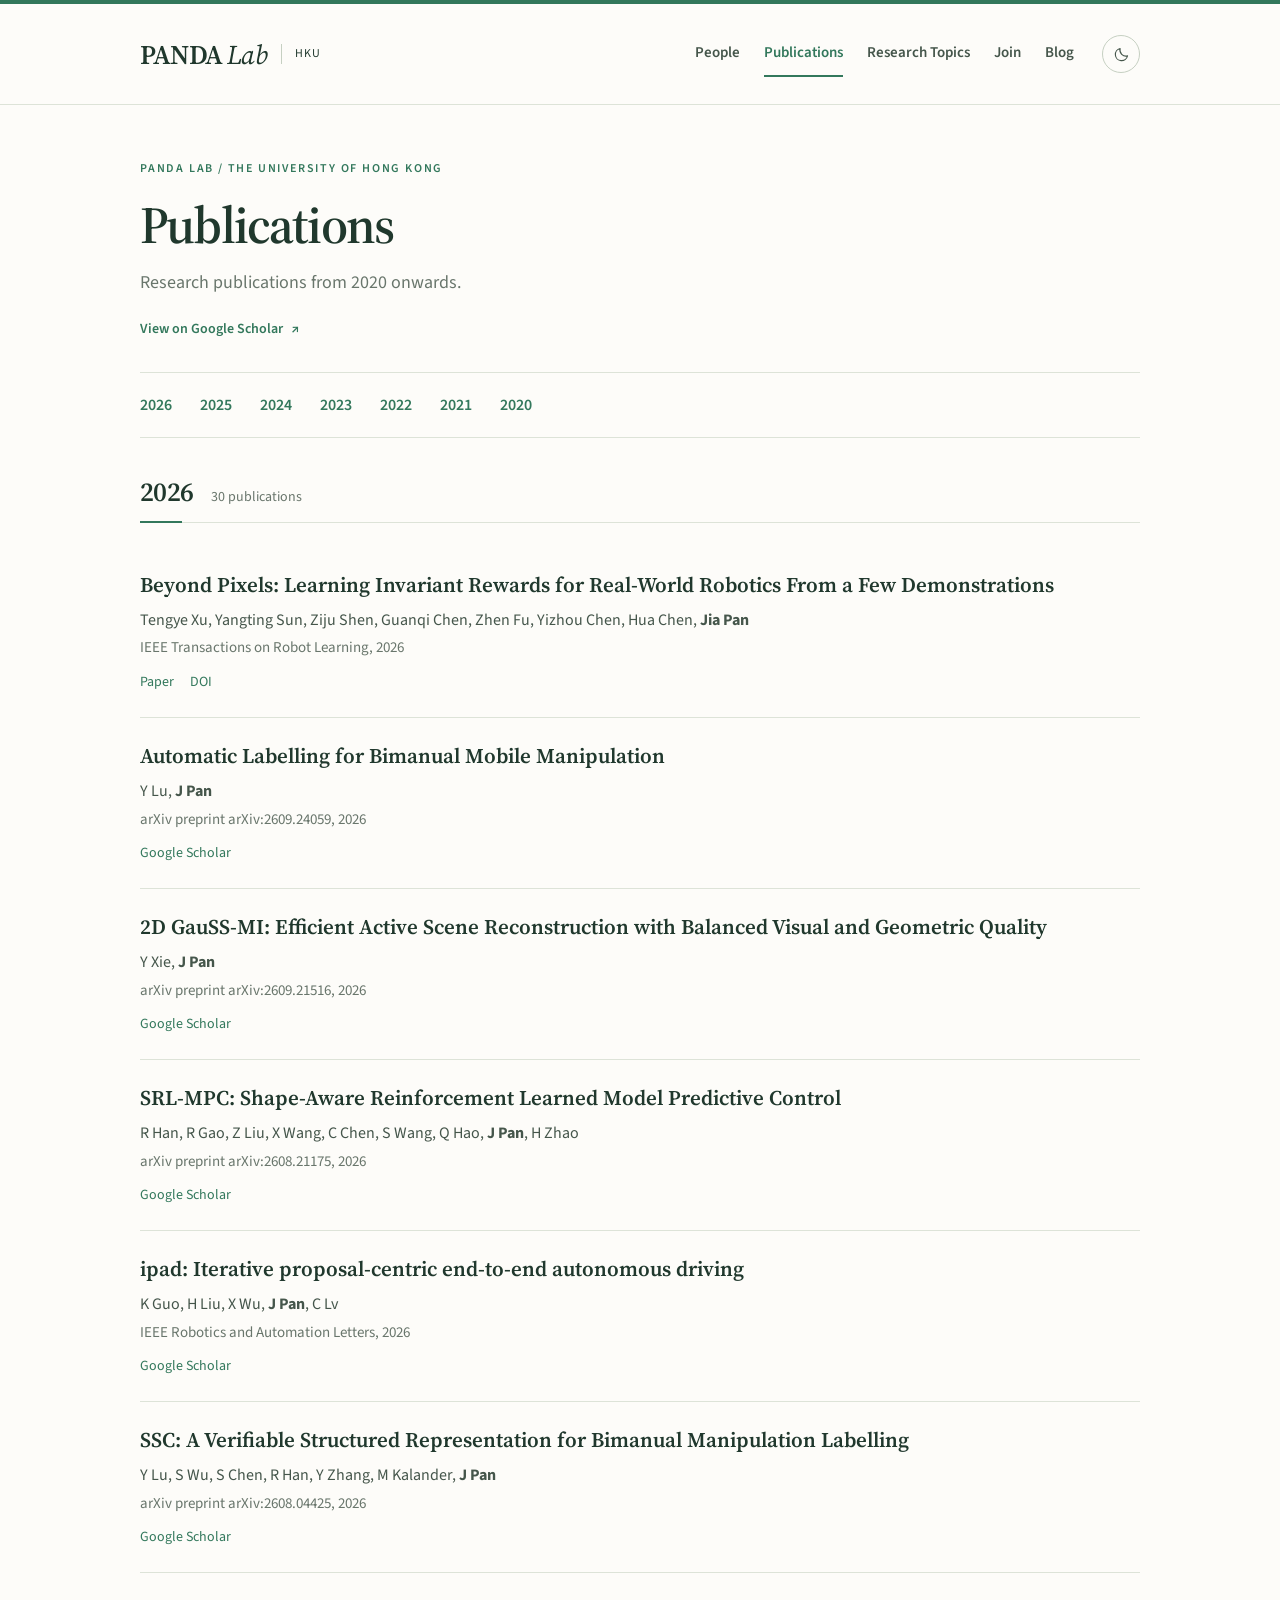
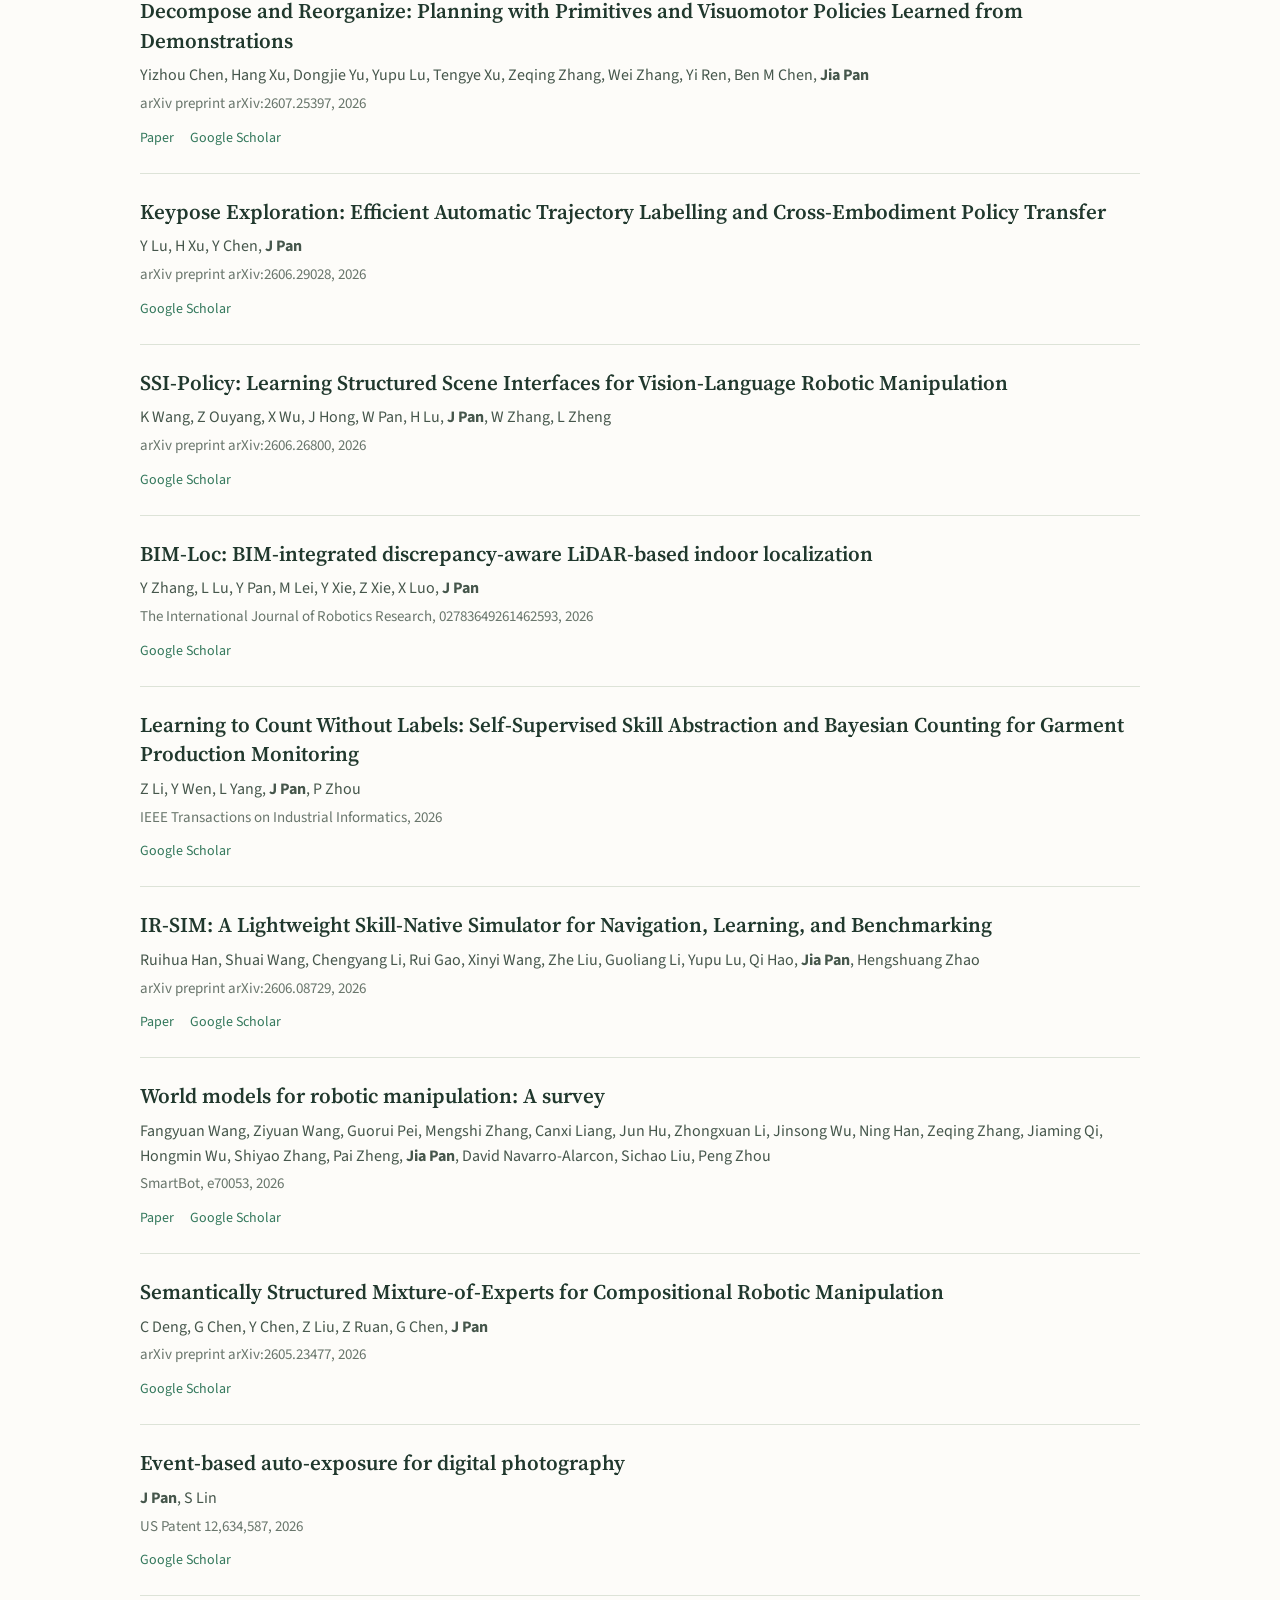
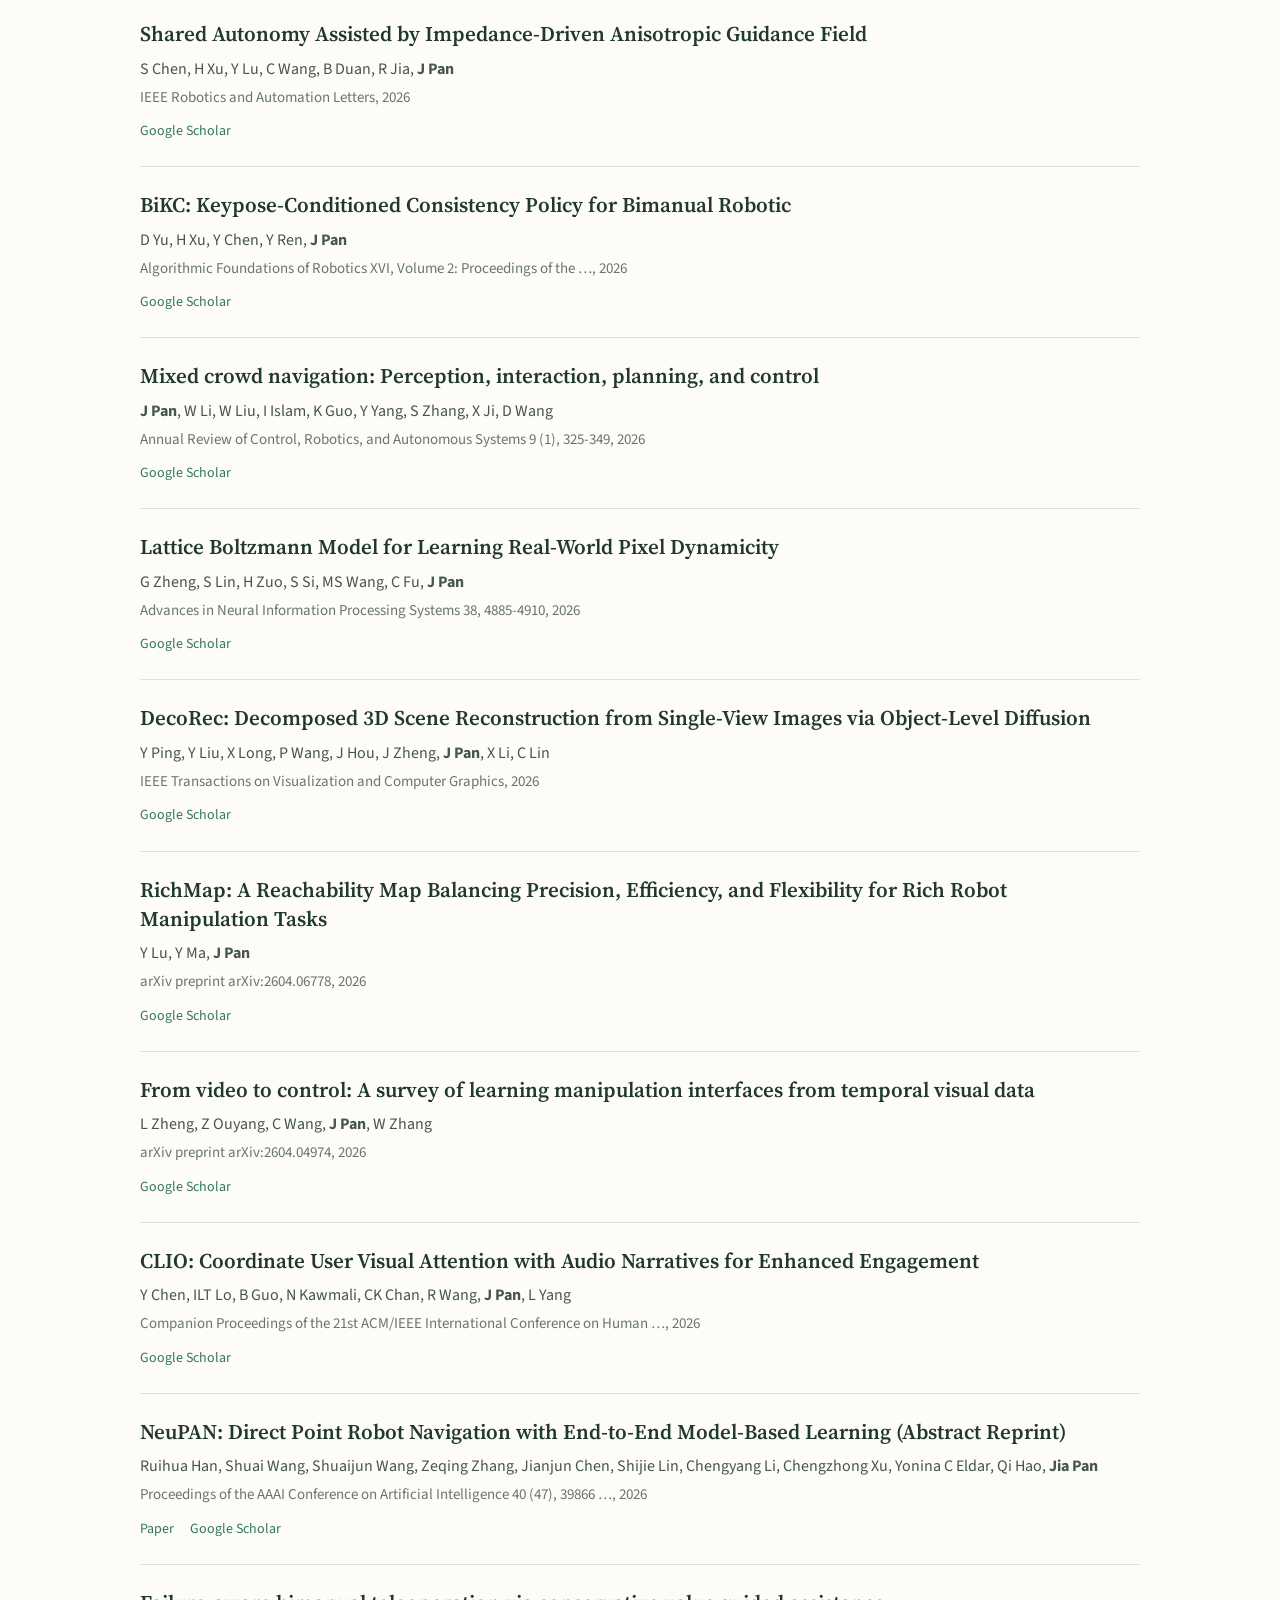
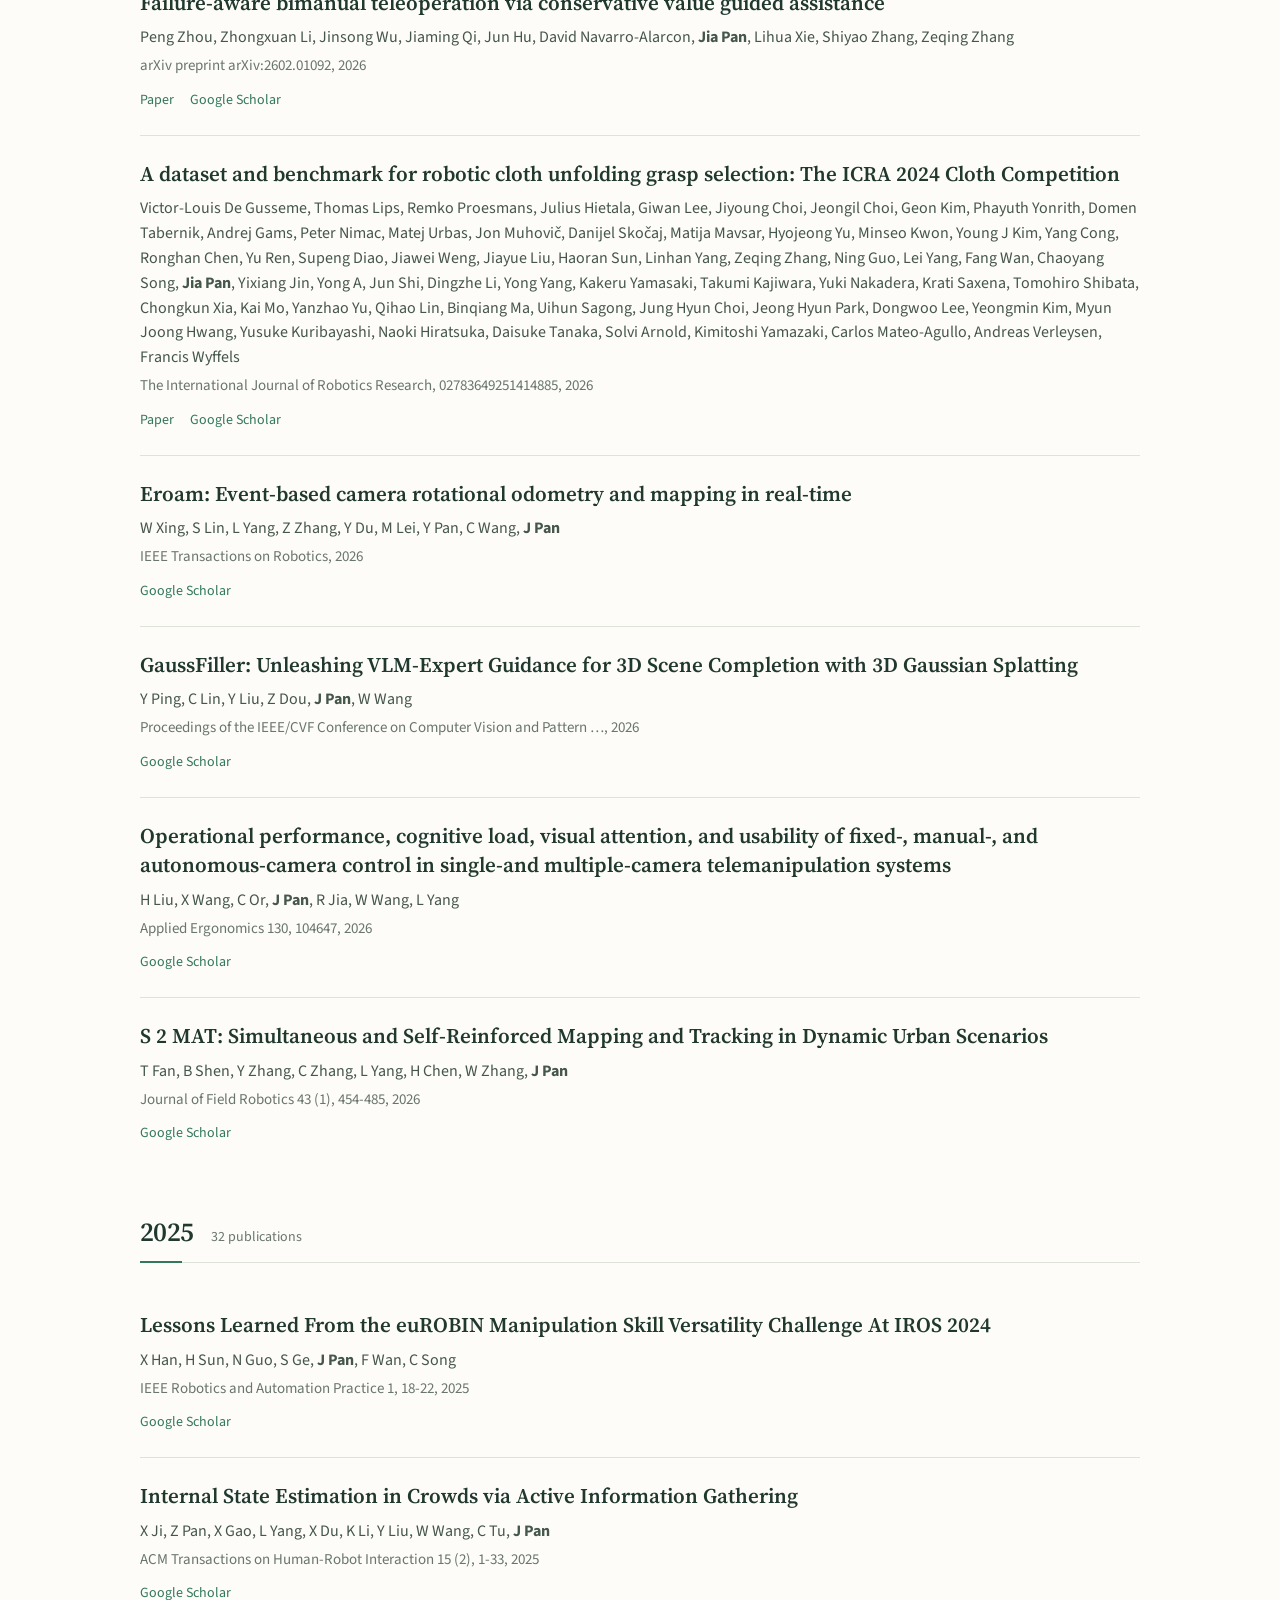
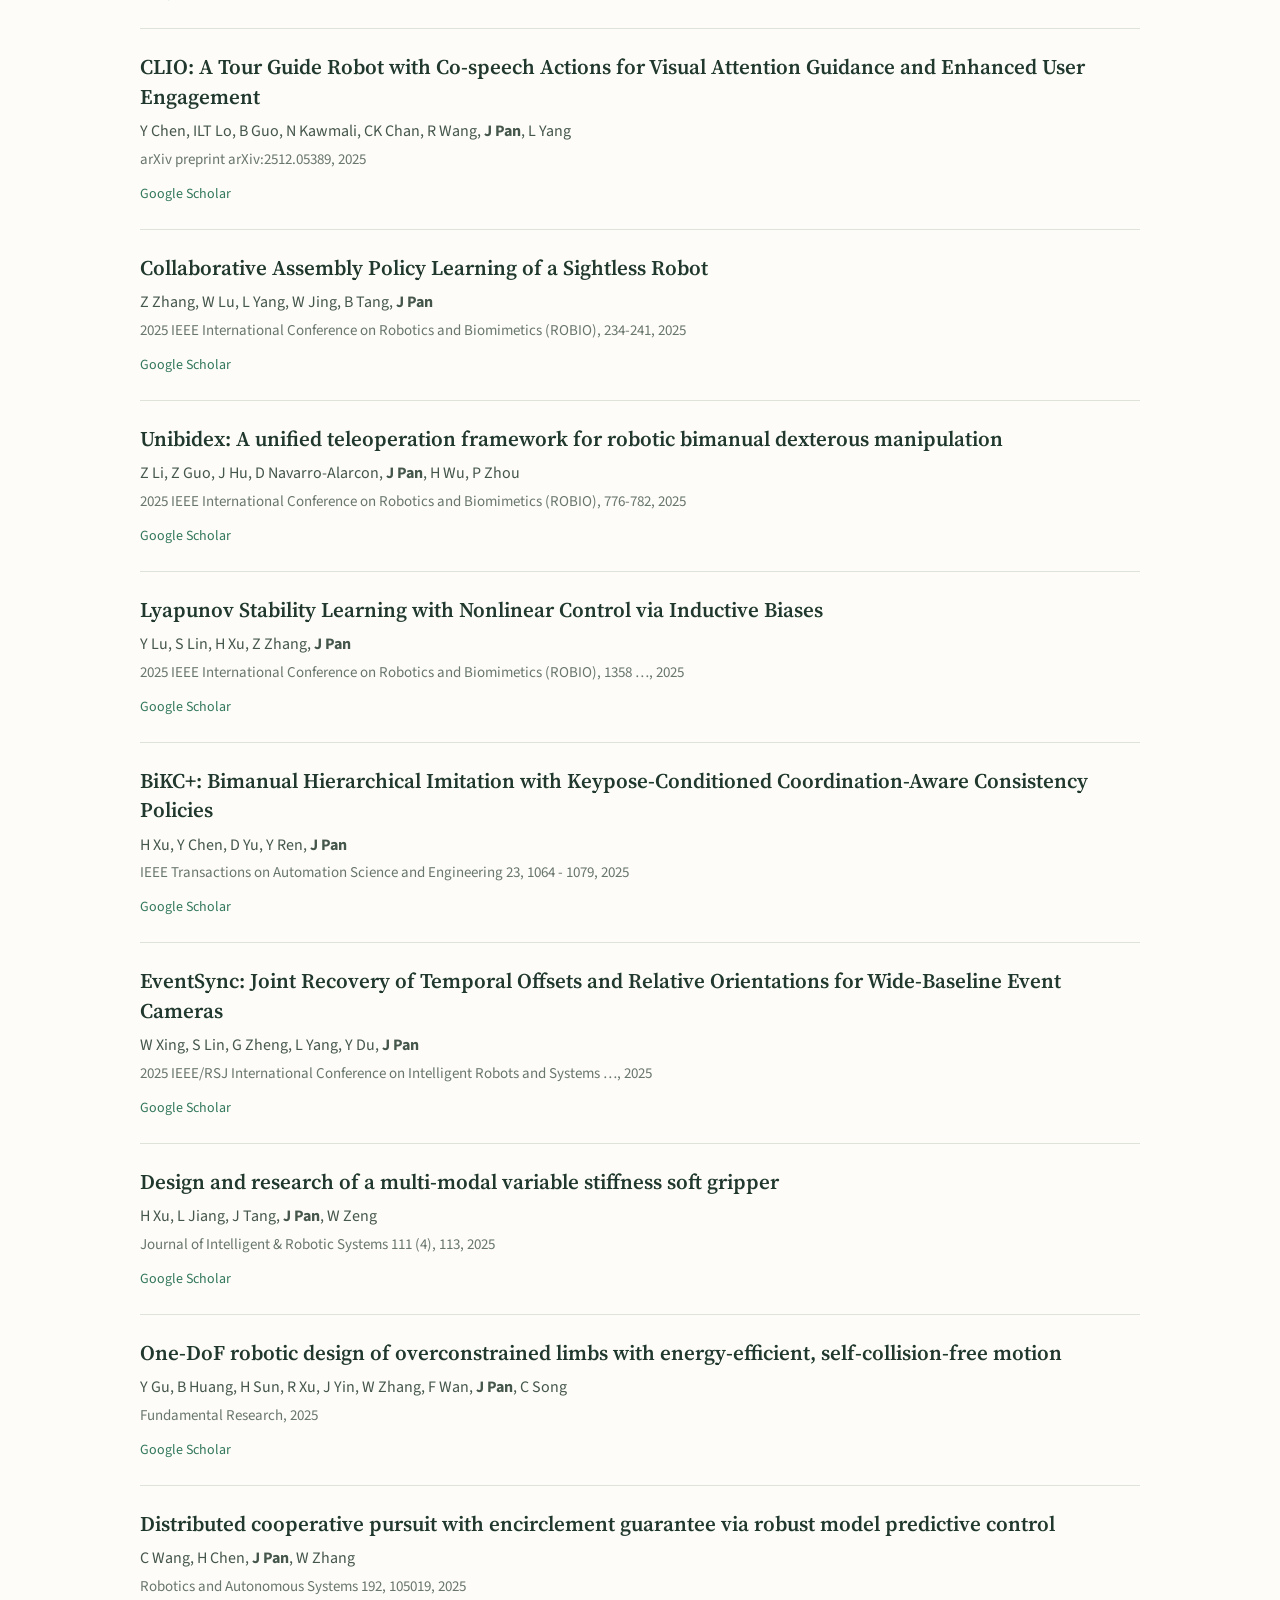
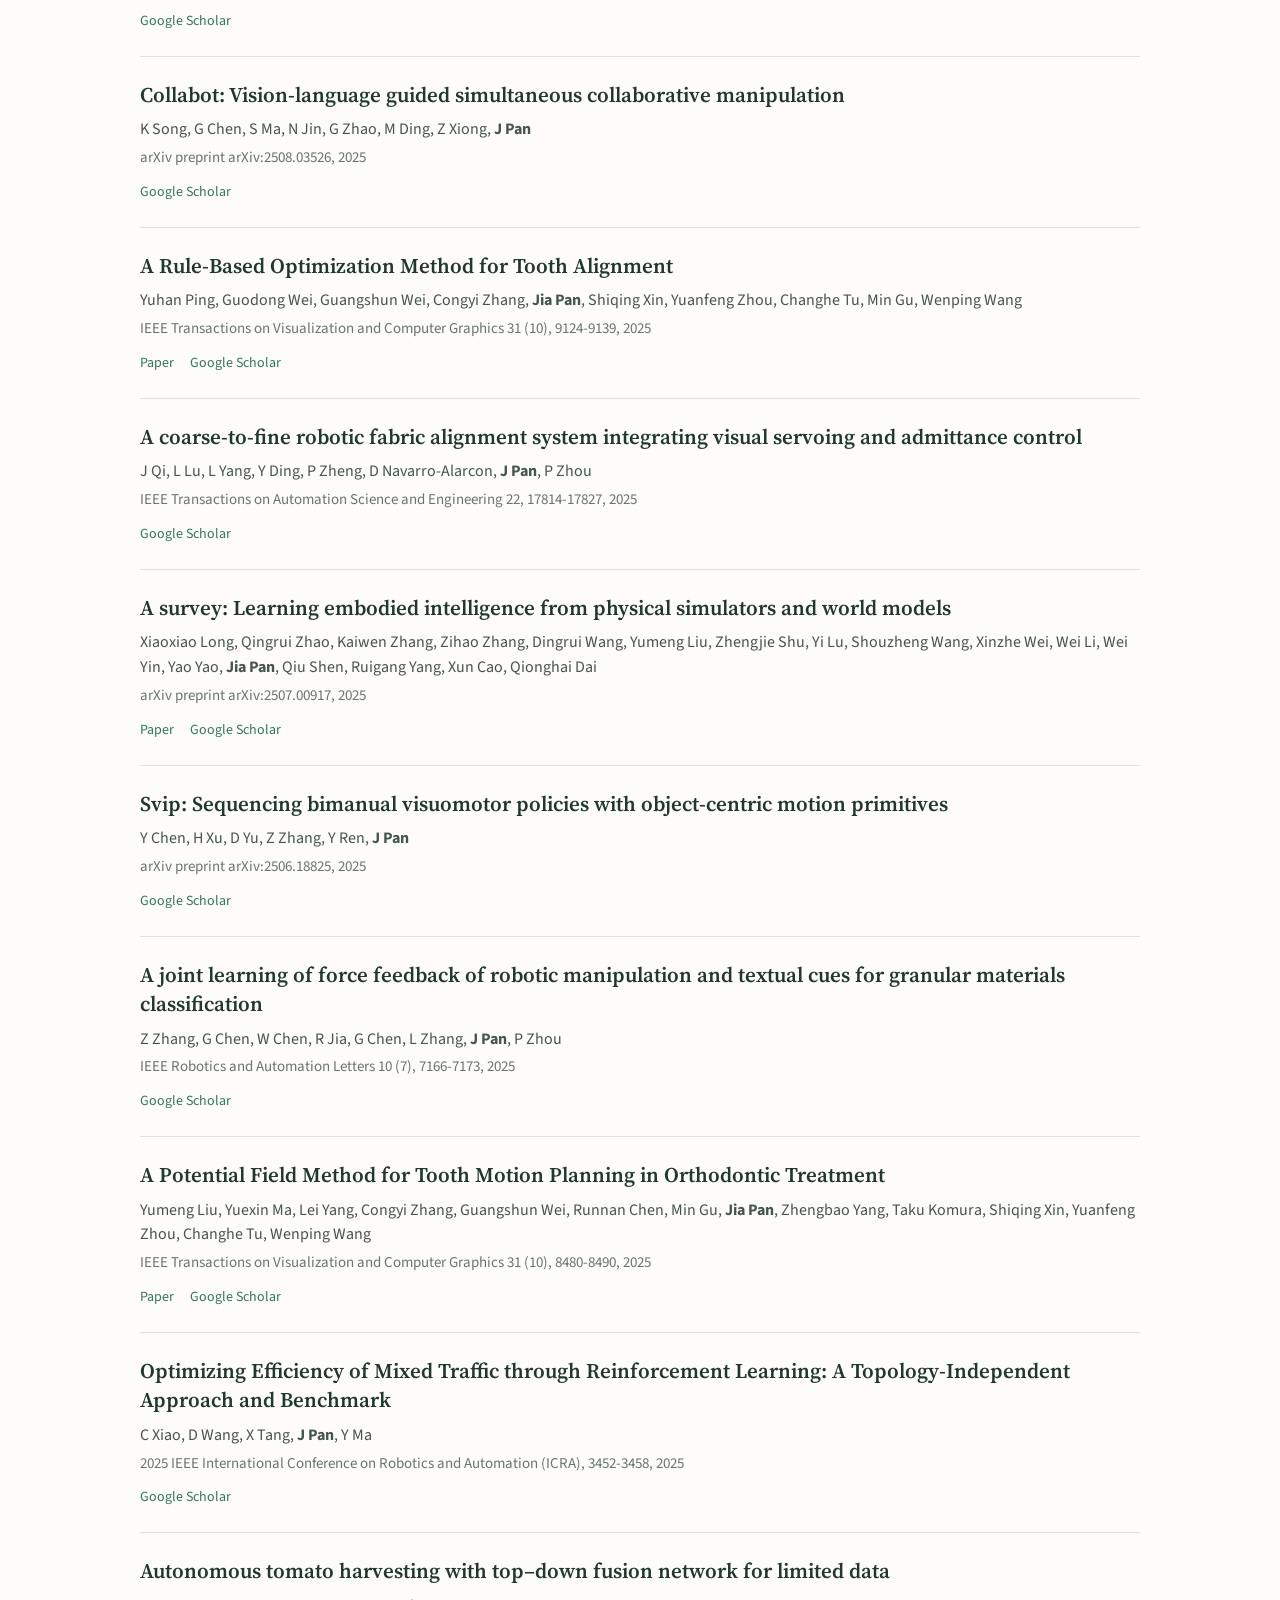
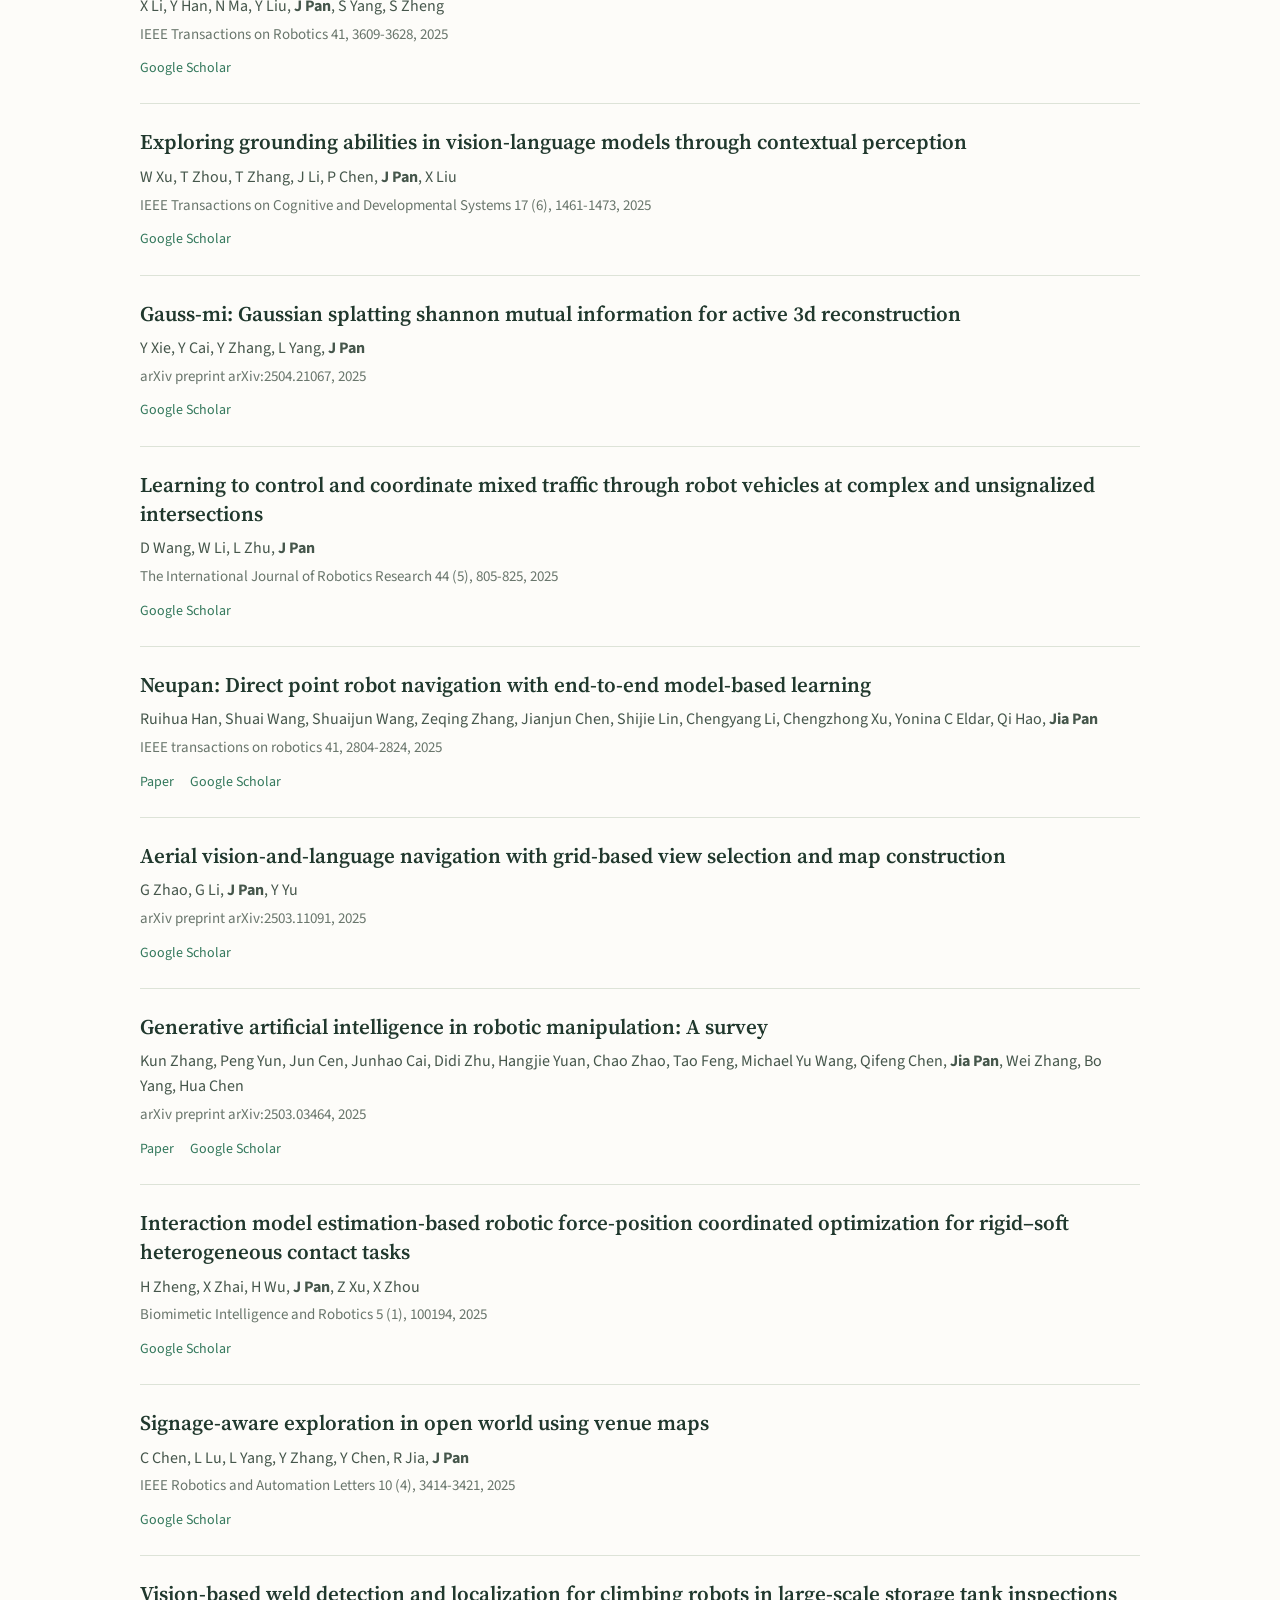
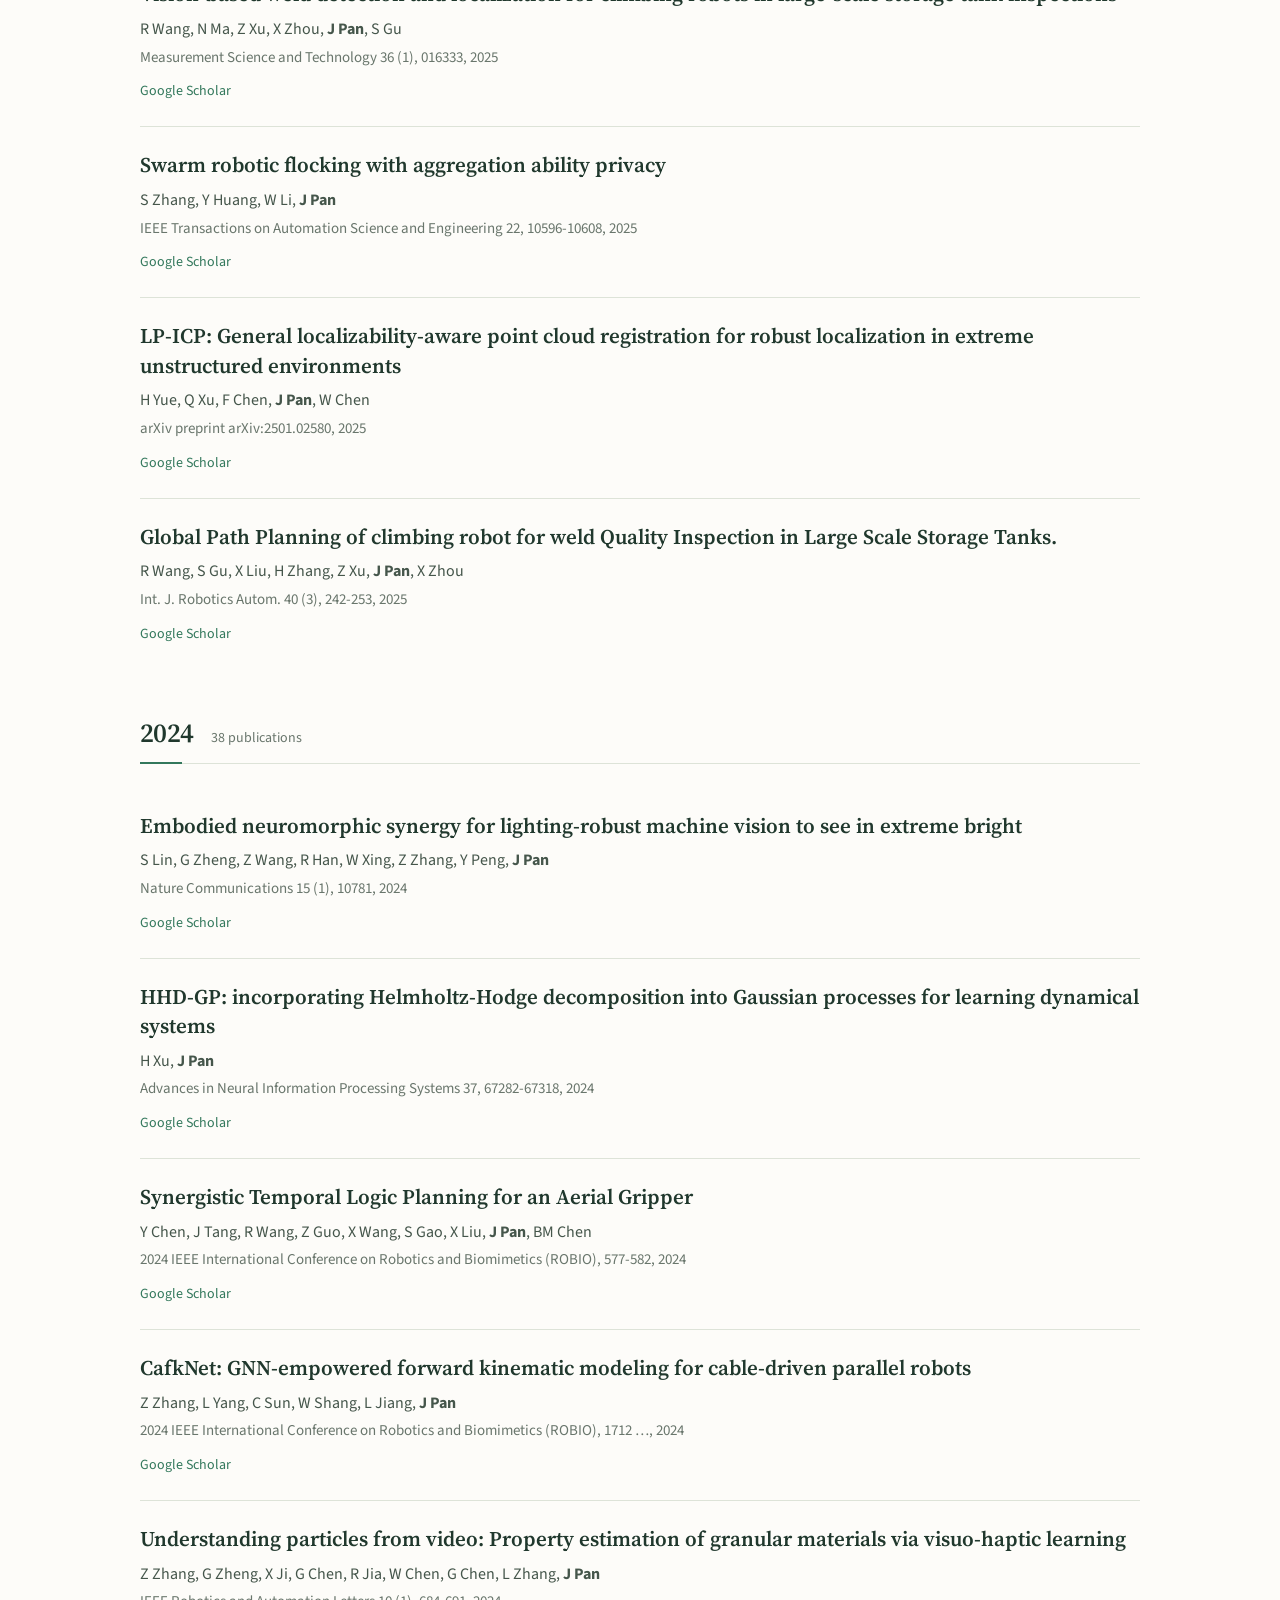
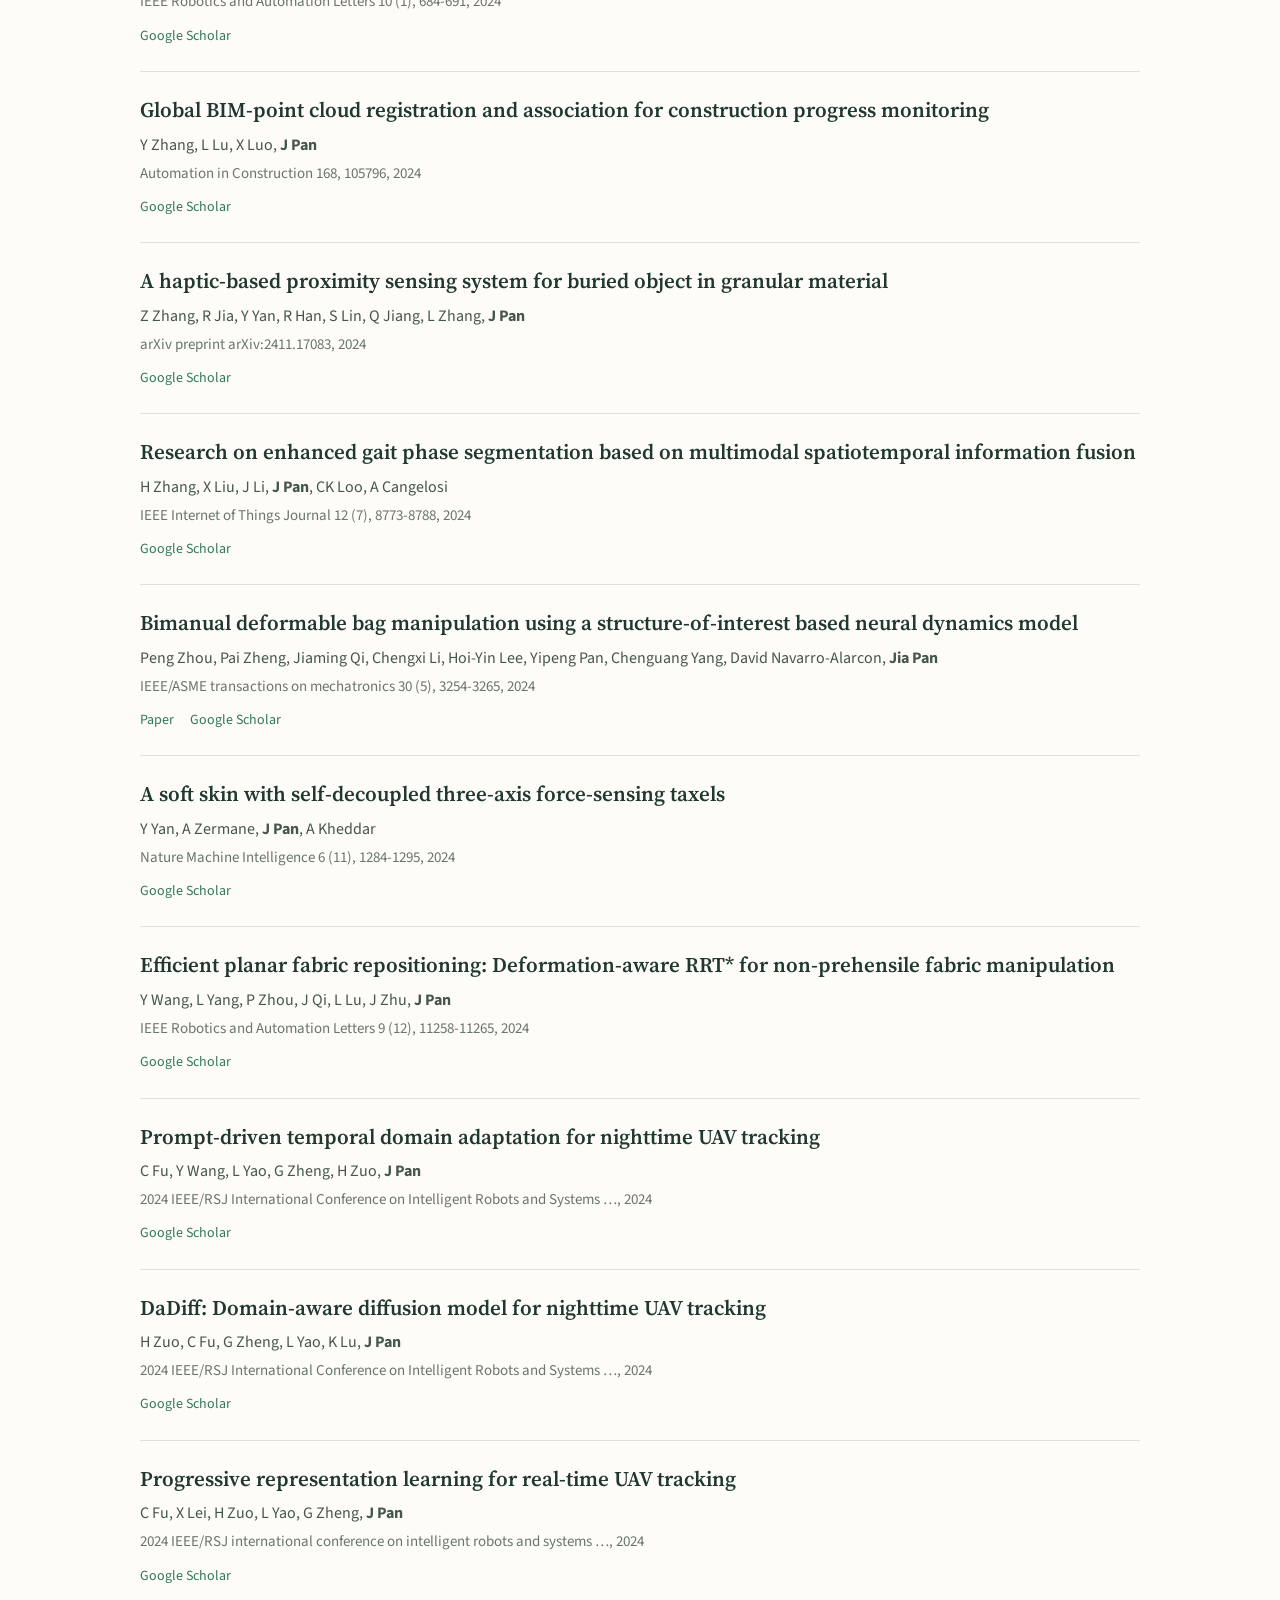
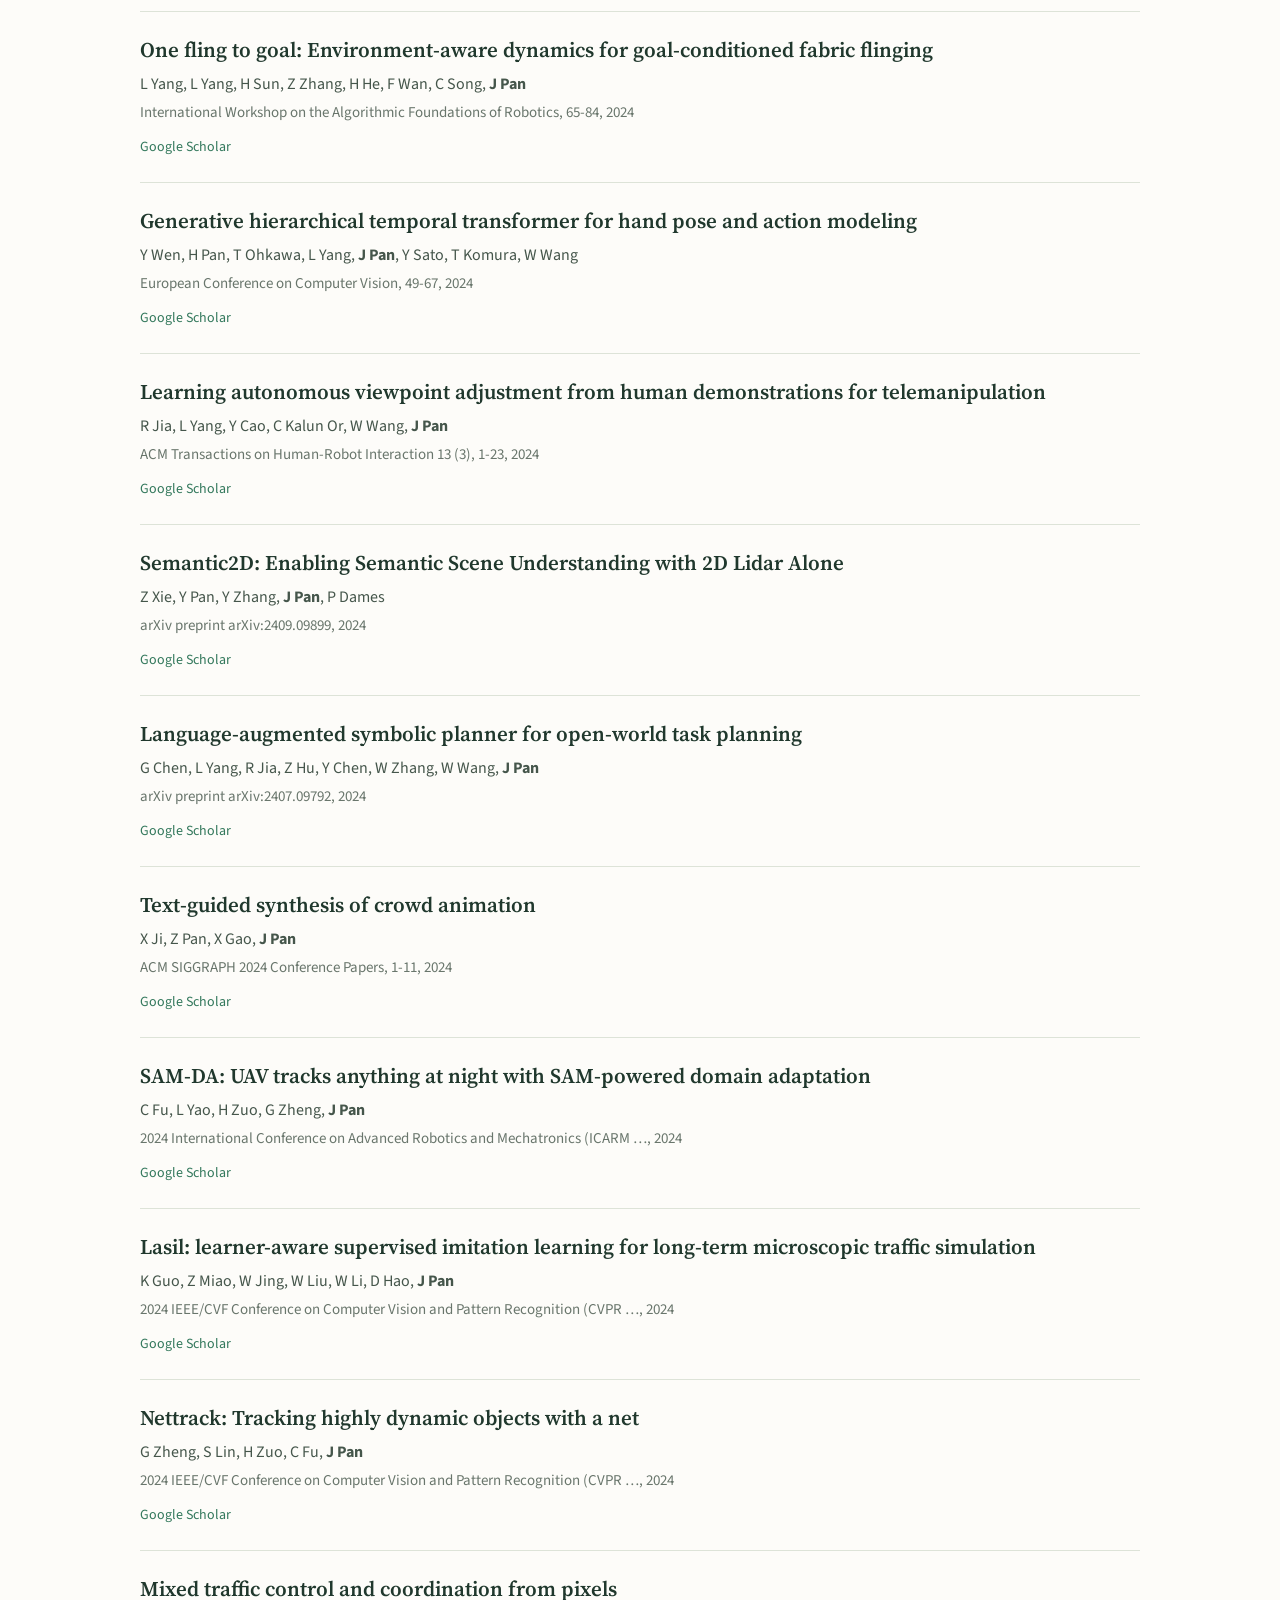
<file: publications.html>
<!DOCTYPE html>
<html lang="en">
<head>
  <meta charset="UTF-8">
  <meta name="viewport" content="width=device-width, initial-scale=1">
  <meta name="description" content="Research publications by Jia Pan and collaborators from 2020 onwards, including journal articles, conference papers, and preprints.">
  <title>Publications | PANDA Lab</title>
  <link rel="icon" type="image/svg+xml" href="assets/favicon.svg">
  <script src="theme.js"></script>
  <link rel="stylesheet" href="styles.css">
  <link rel="preconnect" href="https://fonts.googleapis.com">
  <link rel="preconnect" href="https://fonts.gstatic.com" crossorigin>
  <link href="https://fonts.googleapis.com/css2?family=Source+Serif+4:ital,opsz,wght@0,8..60,400..700;1,8..60,400..700&amp;family=Source+Sans+3:wght@400;500;600;700&amp;display=swap" rel="stylesheet">
</head>
<body class="publications-page">
  <a class="skip-link" href="#main-content">Skip to content</a>
  <header class="site-header">
    <div class="container nav-row">
      <a class="brand" href="index.html" aria-label="PANDA Lab home">
        <span class="brand-name">PANDA <em>Lab</em></span>
        <span class="brand-affiliation">HKU</span>
      </a>
      <nav class="site-nav" id="site-navigation" aria-label="Main navigation">
        <a href="people.html">People</a>
        <a href="publications.html" aria-current="page">Publications</a>
        <a href="research.html">Research Topics</a>
        <a href="join.html">Join</a>
        <a href="blog.html">Blog</a>
      </nav>
      <button class="icon-button theme-toggle" type="button" aria-label="Switch color theme">
        <svg class="moon-icon" width="17" height="17" viewBox="0 0 24 24" fill="none" stroke="currentColor" stroke-width="1.6" stroke-linecap="round" stroke-linejoin="round" aria-hidden="true"><path d="M20.5 14A8.7 8.7 0 0 1 10 3.5 8.7 8.7 0 1 0 20.5 14Z"/></svg>
        <svg class="sun-icon" width="18" height="18" viewBox="0 0 24 24" fill="none" stroke="currentColor" stroke-width="1.6" stroke-linecap="round" aria-hidden="true"><circle cx="12" cy="12" r="4"/><path d="M12 2v2m0 16v2M2 12h2m16 0h2M5 5l1.5 1.5m11 11L19 19M5 19l1.5-1.5m11-11L19 5"/></svg>
      </button>
      <button class="icon-button menu-toggle" type="button" aria-label="Open navigation" aria-expanded="false" aria-controls="site-navigation">
        <svg width="18" height="18" viewBox="0 0 24 24" fill="none" stroke="currentColor" stroke-width="1.6" stroke-linecap="round" aria-hidden="true"><path d="M4 6h16M4 12h16M4 18h16"/></svg>
      </button>
    </div>
  </header>

  <main class="container" id="main-content" tabindex="-1">
    <header class="page-heading">
      <p class="eyebrow">PANDA Lab / The University of Hong Kong</p>
      <h1>Publications</h1>
      <p class="page-description">Research publications from 2020 onwards.</p>
      <a class="text-link" href="https://scholar.google.com/citations?hl=zh-CN&amp;user=YYT8-7kAAAAJ&amp;view_op=list_works&amp;sortby=pubdate">View on Google Scholar <span aria-hidden="true">↗</span></a>
    </header>

    <!-- PUBLICATIONS DATA START -->
    <nav class="publication-years" aria-label="Publication years">
      <a href="#year-2026">2026</a>
      <a href="#year-2025">2025</a>
      <a href="#year-2024">2024</a>
      <a href="#year-2023">2023</a>
      <a href="#year-2022">2022</a>
      <a href="#year-2021">2021</a>
      <a href="#year-2020">2020</a>
    </nav>

    <section class="content-section publication-section" aria-labelledby="year-2026">
      <h2 id="year-2026">2026 <span class="publication-count">30 publications</span></h2>
        <article class="pub pub-text-only" data-publication-id="doi:10.1109/trl.2026.3735467">
          <div>
            <h3 class="pub-title"><a href="https://ieeexplore.ieee.org/document/11701353">Beyond Pixels: Learning Invariant Rewards for Real-World Robotics From a Few Demonstrations</a></h3>
            <p class="pub-authors">Tengye Xu, Yangting Sun, Ziju Shen, Guanqi Chen, Zhen Fu, Yizhou Chen, Hua Chen, <strong>Jia Pan</strong></p>
            <p class="pub-venue">IEEE Transactions on Robot Learning, 2026</p>
            <div class="pub-links"><a href="https://ieeexplore.ieee.org/document/11701353">Paper</a><a href="https://doi.org/10.1109/TRL.2026.3735467">DOI</a></div>
          </div>
        </article>
        <article class="pub pub-text-only" data-scholar-id="YYT8-7kAAAAJ:1Ye0OR6EYb4C">
          <div>
            <h3 class="pub-title"><a href="https://scholar.google.com/citations?view_op=view_citation&amp;hl=zh-CN&amp;user=YYT8-7kAAAAJ&amp;citation_for_view=YYT8-7kAAAAJ%3A1Ye0OR6EYb4C">Automatic Labelling for Bimanual Mobile Manipulation</a></h3>
            <p class="pub-authors">Y Lu, <strong>J Pan</strong></p>
            <p class="pub-venue">arXiv preprint arXiv:2609.24059, 2026</p>
            <div class="pub-links"><a href="https://scholar.google.com/citations?view_op=view_citation&amp;hl=zh-CN&amp;user=YYT8-7kAAAAJ&amp;citation_for_view=YYT8-7kAAAAJ%3A1Ye0OR6EYb4C">Google Scholar</a></div>
          </div>
        </article>
        <article class="pub pub-text-only" data-scholar-id="YYT8-7kAAAAJ:jFemdcug13IC">
          <div>
            <h3 class="pub-title"><a href="https://scholar.google.com/citations?view_op=view_citation&amp;hl=zh-CN&amp;user=YYT8-7kAAAAJ&amp;citation_for_view=YYT8-7kAAAAJ%3AjFemdcug13IC">2D GauSS-MI: Efficient Active Scene Reconstruction with Balanced Visual and Geometric Quality</a></h3>
            <p class="pub-authors">Y Xie, <strong>J Pan</strong></p>
            <p class="pub-venue">arXiv preprint arXiv:2609.21516, 2026</p>
            <div class="pub-links"><a href="https://scholar.google.com/citations?view_op=view_citation&amp;hl=zh-CN&amp;user=YYT8-7kAAAAJ&amp;citation_for_view=YYT8-7kAAAAJ%3AjFemdcug13IC">Google Scholar</a></div>
          </div>
        </article>
        <article class="pub pub-text-only" data-scholar-id="YYT8-7kAAAAJ:DBa1UEJaJKAC">
          <div>
            <h3 class="pub-title"><a href="https://scholar.google.com/citations?view_op=view_citation&amp;hl=zh-CN&amp;user=YYT8-7kAAAAJ&amp;citation_for_view=YYT8-7kAAAAJ%3ADBa1UEJaJKAC">SRL-MPC: Shape-Aware Reinforcement Learned Model Predictive Control</a></h3>
            <p class="pub-authors">R Han, R Gao, Z Liu, X Wang, C Chen, S Wang, Q Hao, <strong>J Pan</strong>, H Zhao</p>
            <p class="pub-venue">arXiv preprint arXiv:2608.21175, 2026</p>
            <div class="pub-links"><a href="https://scholar.google.com/citations?view_op=view_citation&amp;hl=zh-CN&amp;user=YYT8-7kAAAAJ&amp;citation_for_view=YYT8-7kAAAAJ%3ADBa1UEJaJKAC">Google Scholar</a></div>
          </div>
        </article>
        <article class="pub pub-text-only" data-scholar-id="YYT8-7kAAAAJ:48xauSegjOkC">
          <div>
            <h3 class="pub-title"><a href="https://scholar.google.com/citations?view_op=view_citation&amp;hl=zh-CN&amp;user=YYT8-7kAAAAJ&amp;citation_for_view=YYT8-7kAAAAJ%3A48xauSegjOkC">ipad: Iterative proposal-centric end-to-end autonomous driving</a></h3>
            <p class="pub-authors">K Guo, H Liu, X Wu, <strong>J Pan</strong>, C Lv</p>
            <p class="pub-venue">IEEE Robotics and Automation Letters, 2026</p>
            <div class="pub-links"><a href="https://scholar.google.com/citations?view_op=view_citation&amp;hl=zh-CN&amp;user=YYT8-7kAAAAJ&amp;citation_for_view=YYT8-7kAAAAJ%3A48xauSegjOkC">Google Scholar</a></div>
          </div>
        </article>
        <article class="pub pub-text-only" data-scholar-id="YYT8-7kAAAAJ:rHJHxKgnXwkC">
          <div>
            <h3 class="pub-title"><a href="https://scholar.google.com/citations?view_op=view_citation&amp;hl=zh-CN&amp;user=YYT8-7kAAAAJ&amp;citation_for_view=YYT8-7kAAAAJ%3ArHJHxKgnXwkC">SSC: A Verifiable Structured Representation for Bimanual Manipulation Labelling</a></h3>
            <p class="pub-authors">Y Lu, S Wu, S Chen, R Han, Y Zhang, M Kalander, <strong>J Pan</strong></p>
            <p class="pub-venue">arXiv preprint arXiv:2608.04425, 2026</p>
            <div class="pub-links"><a href="https://scholar.google.com/citations?view_op=view_citation&amp;hl=zh-CN&amp;user=YYT8-7kAAAAJ&amp;citation_for_view=YYT8-7kAAAAJ%3ArHJHxKgnXwkC">Google Scholar</a></div>
          </div>
        </article>
        <article class="pub pub-text-only" data-scholar-id="YYT8-7kAAAAJ:6bLC7aUMtPcC">
          <div>
            <h3 class="pub-title"><a href="https://scholar.google.com/citations?view_op=view_citation&amp;hl=zh-CN&amp;user=YYT8-7kAAAAJ&amp;citation_for_view=YYT8-7kAAAAJ%3A6bLC7aUMtPcC">Decompose and Reorganize: Planning with Primitives and Visuomotor Policies Learned from Demonstrations</a></h3>
            <p class="pub-authors">Yizhou Chen, Hang Xu, Dongjie Yu, Yupu Lu, Tengye Xu, Zeqing Zhang, Wei Zhang, Yi Ren, Ben M Chen, <strong>Jia Pan</strong></p>
            <p class="pub-venue">arXiv preprint arXiv:2607.25397, 2026</p>
            <div class="pub-links"><a href="https://arxiv.org/abs/2607.25397">Paper</a><a href="https://scholar.google.com/citations?view_op=view_citation&amp;hl=zh-CN&amp;user=YYT8-7kAAAAJ&amp;citation_for_view=YYT8-7kAAAAJ%3A6bLC7aUMtPcC">Google Scholar</a></div>
          </div>
        </article>
        <article class="pub pub-text-only" data-scholar-id="YYT8-7kAAAAJ:1yWc8FF-_SYC">
          <div>
            <h3 class="pub-title"><a href="https://scholar.google.com/citations?view_op=view_citation&amp;hl=zh-CN&amp;user=YYT8-7kAAAAJ&amp;citation_for_view=YYT8-7kAAAAJ%3A1yWc8FF-_SYC">Keypose Exploration: Efficient Automatic Trajectory Labelling and Cross-Embodiment Policy Transfer</a></h3>
            <p class="pub-authors">Y Lu, H Xu, Y Chen, <strong>J Pan</strong></p>
            <p class="pub-venue">arXiv preprint arXiv:2606.29028, 2026</p>
            <div class="pub-links"><a href="https://scholar.google.com/citations?view_op=view_citation&amp;hl=zh-CN&amp;user=YYT8-7kAAAAJ&amp;citation_for_view=YYT8-7kAAAAJ%3A1yWc8FF-_SYC">Google Scholar</a></div>
          </div>
        </article>
        <article class="pub pub-text-only" data-scholar-id="YYT8-7kAAAAJ:hsZV8lGYWTMC">
          <div>
            <h3 class="pub-title"><a href="https://scholar.google.com/citations?view_op=view_citation&amp;hl=zh-CN&amp;user=YYT8-7kAAAAJ&amp;citation_for_view=YYT8-7kAAAAJ%3AhsZV8lGYWTMC">SSI-Policy: Learning Structured Scene Interfaces for Vision-Language Robotic Manipulation</a></h3>
            <p class="pub-authors">K Wang, Z Ouyang, X Wu, J Hong, W Pan, H Lu, <strong>J Pan</strong>, W Zhang, L Zheng</p>
            <p class="pub-venue">arXiv preprint arXiv:2606.26800, 2026</p>
            <div class="pub-links"><a href="https://scholar.google.com/citations?view_op=view_citation&amp;hl=zh-CN&amp;user=YYT8-7kAAAAJ&amp;citation_for_view=YYT8-7kAAAAJ%3AhsZV8lGYWTMC">Google Scholar</a></div>
          </div>
        </article>
        <article class="pub pub-text-only" data-scholar-id="YYT8-7kAAAAJ:-mN3Mh-tlDkC">
          <div>
            <h3 class="pub-title"><a href="https://scholar.google.com/citations?view_op=view_citation&amp;hl=zh-CN&amp;user=YYT8-7kAAAAJ&amp;citation_for_view=YYT8-7kAAAAJ%3A-mN3Mh-tlDkC">BIM-Loc: BIM-integrated discrepancy-aware LiDAR-based indoor localization</a></h3>
            <p class="pub-authors">Y Zhang, L Lu, Y Pan, M Lei, Y Xie, Z Xie, X Luo, <strong>J Pan</strong></p>
            <p class="pub-venue">The International Journal of Robotics Research, 02783649261462593, 2026</p>
            <div class="pub-links"><a href="https://scholar.google.com/citations?view_op=view_citation&amp;hl=zh-CN&amp;user=YYT8-7kAAAAJ&amp;citation_for_view=YYT8-7kAAAAJ%3A-mN3Mh-tlDkC">Google Scholar</a></div>
          </div>
        </article>
        <article class="pub pub-text-only" data-scholar-id="YYT8-7kAAAAJ:prdVHNxh-e8C">
          <div>
            <h3 class="pub-title"><a href="https://scholar.google.com/citations?view_op=view_citation&amp;hl=zh-CN&amp;user=YYT8-7kAAAAJ&amp;citation_for_view=YYT8-7kAAAAJ%3AprdVHNxh-e8C">Learning to Count Without Labels: Self-Supervised Skill Abstraction and Bayesian Counting for Garment Production Monitoring</a></h3>
            <p class="pub-authors">Z Li, Y Wen, L Yang, <strong>J Pan</strong>, P Zhou</p>
            <p class="pub-venue">IEEE Transactions on Industrial Informatics, 2026</p>
            <div class="pub-links"><a href="https://scholar.google.com/citations?view_op=view_citation&amp;hl=zh-CN&amp;user=YYT8-7kAAAAJ&amp;citation_for_view=YYT8-7kAAAAJ%3AprdVHNxh-e8C">Google Scholar</a></div>
          </div>
        </article>
        <article class="pub pub-text-only" data-scholar-id="YYT8-7kAAAAJ:Ade32sEp0pkC">
          <div>
            <h3 class="pub-title"><a href="https://scholar.google.com/citations?view_op=view_citation&amp;hl=zh-CN&amp;user=YYT8-7kAAAAJ&amp;citation_for_view=YYT8-7kAAAAJ%3AAde32sEp0pkC">IR-SIM: A Lightweight Skill-Native Simulator for Navigation, Learning, and Benchmarking</a></h3>
            <p class="pub-authors">Ruihua Han, Shuai Wang, Chengyang Li, Rui Gao, Xinyi Wang, Zhe Liu, Guoliang Li, Yupu Lu, Qi Hao, <strong>Jia Pan</strong>, Hengshuang Zhao</p>
            <p class="pub-venue">arXiv preprint arXiv:2606.08729, 2026</p>
            <div class="pub-links"><a href="https://arxiv.org/abs/2606.08729">Paper</a><a href="https://scholar.google.com/citations?view_op=view_citation&amp;hl=zh-CN&amp;user=YYT8-7kAAAAJ&amp;citation_for_view=YYT8-7kAAAAJ%3AAde32sEp0pkC">Google Scholar</a></div>
          </div>
        </article>
        <article class="pub pub-text-only" data-scholar-id="YYT8-7kAAAAJ:q-HalDI95KYC">
          <div>
            <h3 class="pub-title"><a href="https://scholar.google.com/citations?view_op=view_citation&amp;hl=zh-CN&amp;user=YYT8-7kAAAAJ&amp;citation_for_view=YYT8-7kAAAAJ%3Aq-HalDI95KYC">World models for robotic manipulation: A survey</a></h3>
            <p class="pub-authors">Fangyuan Wang, Ziyuan Wang, Guorui Pei, Mengshi Zhang, Canxi Liang, Jun Hu, Zhongxuan Li, Jinsong Wu, Ning Han, Zeqing Zhang, Jiaming Qi, Hongmin Wu, Shiyao Zhang, Pai Zheng, <strong>Jia Pan</strong>, David Navarro‐Alarcon, Sichao Liu, Peng Zhou</p>
            <p class="pub-venue">SmartBot, e70053, 2026</p>
            <div class="pub-links"><a href="https://onlinelibrary.wiley.com/doi/abs/10.1002/smb2.70053">Paper</a><a href="https://scholar.google.com/citations?view_op=view_citation&amp;hl=zh-CN&amp;user=YYT8-7kAAAAJ&amp;citation_for_view=YYT8-7kAAAAJ%3Aq-HalDI95KYC">Google Scholar</a></div>
          </div>
        </article>
        <article class="pub pub-text-only" data-scholar-id="YYT8-7kAAAAJ:CdxZDUztZiMC">
          <div>
            <h3 class="pub-title"><a href="https://scholar.google.com/citations?view_op=view_citation&amp;hl=zh-CN&amp;user=YYT8-7kAAAAJ&amp;citation_for_view=YYT8-7kAAAAJ%3ACdxZDUztZiMC">Semantically Structured Mixture-of-Experts for Compositional Robotic Manipulation</a></h3>
            <p class="pub-authors">C Deng, G Chen, Y Chen, Z Liu, Z Ruan, G Chen, <strong>J Pan</strong></p>
            <p class="pub-venue">arXiv preprint arXiv:2605.23477, 2026</p>
            <div class="pub-links"><a href="https://scholar.google.com/citations?view_op=view_citation&amp;hl=zh-CN&amp;user=YYT8-7kAAAAJ&amp;citation_for_view=YYT8-7kAAAAJ%3ACdxZDUztZiMC">Google Scholar</a></div>
          </div>
        </article>
        <article class="pub pub-text-only" data-scholar-id="YYT8-7kAAAAJ:lvd772isFD0C">
          <div>
            <h3 class="pub-title"><a href="https://scholar.google.com/citations?view_op=view_citation&amp;hl=zh-CN&amp;user=YYT8-7kAAAAJ&amp;citation_for_view=YYT8-7kAAAAJ%3Alvd772isFD0C">Event-based auto-exposure for digital photography</a></h3>
            <p class="pub-authors"><strong>J Pan</strong>, S Lin</p>
            <p class="pub-venue">US Patent 12,634,587, 2026</p>
            <div class="pub-links"><a href="https://scholar.google.com/citations?view_op=view_citation&amp;hl=zh-CN&amp;user=YYT8-7kAAAAJ&amp;citation_for_view=YYT8-7kAAAAJ%3Alvd772isFD0C">Google Scholar</a></div>
          </div>
        </article>
        <article class="pub pub-text-only" data-scholar-id="YYT8-7kAAAAJ:jU7OWUQzBzMC">
          <div>
            <h3 class="pub-title"><a href="https://scholar.google.com/citations?view_op=view_citation&amp;hl=zh-CN&amp;user=YYT8-7kAAAAJ&amp;citation_for_view=YYT8-7kAAAAJ%3AjU7OWUQzBzMC">Shared Autonomy Assisted by Impedance-Driven Anisotropic Guidance Field</a></h3>
            <p class="pub-authors">S Chen, H Xu, Y Lu, C Wang, B Duan, R Jia, <strong>J Pan</strong></p>
            <p class="pub-venue">IEEE Robotics and Automation Letters, 2026</p>
            <div class="pub-links"><a href="https://scholar.google.com/citations?view_op=view_citation&amp;hl=zh-CN&amp;user=YYT8-7kAAAAJ&amp;citation_for_view=YYT8-7kAAAAJ%3AjU7OWUQzBzMC">Google Scholar</a></div>
          </div>
        </article>
        <article class="pub pub-text-only" data-scholar-id="YYT8-7kAAAAJ:L1USKYWJimsC">
          <div>
            <h3 class="pub-title"><a href="https://scholar.google.com/citations?view_op=view_citation&amp;hl=zh-CN&amp;user=YYT8-7kAAAAJ&amp;citation_for_view=YYT8-7kAAAAJ%3AL1USKYWJimsC">BiKC: Keypose-Conditioned Consistency Policy for Bimanual Robotic</a></h3>
            <p class="pub-authors">D Yu, H Xu, Y Chen, Y Ren, <strong>J Pan</strong></p>
            <p class="pub-venue">Algorithmic Foundations of Robotics XVI, Volume 2: Proceedings of the …, 2026</p>
            <div class="pub-links"><a href="https://scholar.google.com/citations?view_op=view_citation&amp;hl=zh-CN&amp;user=YYT8-7kAAAAJ&amp;citation_for_view=YYT8-7kAAAAJ%3AL1USKYWJimsC">Google Scholar</a></div>
          </div>
        </article>
        <article class="pub pub-text-only" data-scholar-id="YYT8-7kAAAAJ:cK4Rrx0J3m0C">
          <div>
            <h3 class="pub-title"><a href="https://scholar.google.com/citations?view_op=view_citation&amp;hl=zh-CN&amp;user=YYT8-7kAAAAJ&amp;citation_for_view=YYT8-7kAAAAJ%3AcK4Rrx0J3m0C">Mixed crowd navigation: Perception, interaction, planning, and control</a></h3>
            <p class="pub-authors"><strong>J Pan</strong>, W Li, W Liu, I Islam, K Guo, Y Yang, S Zhang, X Ji, D Wang</p>
            <p class="pub-venue">Annual Review of Control, Robotics, and Autonomous Systems 9 (1), 325-349, 2026</p>
            <div class="pub-links"><a href="https://scholar.google.com/citations?view_op=view_citation&amp;hl=zh-CN&amp;user=YYT8-7kAAAAJ&amp;citation_for_view=YYT8-7kAAAAJ%3AcK4Rrx0J3m0C">Google Scholar</a></div>
          </div>
        </article>
        <article class="pub pub-text-only" data-scholar-id="YYT8-7kAAAAJ:PaBasH6fAo0C">
          <div>
            <h3 class="pub-title"><a href="https://scholar.google.com/citations?view_op=view_citation&amp;hl=zh-CN&amp;user=YYT8-7kAAAAJ&amp;citation_for_view=YYT8-7kAAAAJ%3APaBasH6fAo0C">Lattice Boltzmann Model for Learning Real-World Pixel Dynamicity</a></h3>
            <p class="pub-authors">G Zheng, S Lin, H Zuo, S Si, MS Wang, C Fu, <strong>J Pan</strong></p>
            <p class="pub-venue">Advances in Neural Information Processing Systems 38, 4885-4910, 2026</p>
            <div class="pub-links"><a href="https://scholar.google.com/citations?view_op=view_citation&amp;hl=zh-CN&amp;user=YYT8-7kAAAAJ&amp;citation_for_view=YYT8-7kAAAAJ%3APaBasH6fAo0C">Google Scholar</a></div>
          </div>
        </article>
        <article class="pub pub-text-only" data-scholar-id="YYT8-7kAAAAJ:owLR8QvbtFgC">
          <div>
            <h3 class="pub-title"><a href="https://scholar.google.com/citations?view_op=view_citation&amp;hl=zh-CN&amp;user=YYT8-7kAAAAJ&amp;citation_for_view=YYT8-7kAAAAJ%3AowLR8QvbtFgC">DecoRec: Decomposed 3D Scene Reconstruction from Single-View Images via Object-Level Diffusion</a></h3>
            <p class="pub-authors">Y Ping, Y Liu, X Long, P Wang, J Hou, J Zheng, <strong>J Pan</strong>, X Li, C Lin</p>
            <p class="pub-venue">IEEE Transactions on Visualization and Computer Graphics, 2026</p>
            <div class="pub-links"><a href="https://scholar.google.com/citations?view_op=view_citation&amp;hl=zh-CN&amp;user=YYT8-7kAAAAJ&amp;citation_for_view=YYT8-7kAAAAJ%3AowLR8QvbtFgC">Google Scholar</a></div>
          </div>
        </article>
        <article class="pub pub-text-only" data-scholar-id="YYT8-7kAAAAJ:PYBJJbyH-FwC">
          <div>
            <h3 class="pub-title"><a href="https://scholar.google.com/citations?view_op=view_citation&amp;hl=zh-CN&amp;user=YYT8-7kAAAAJ&amp;citation_for_view=YYT8-7kAAAAJ%3APYBJJbyH-FwC">RichMap: A Reachability Map Balancing Precision, Efficiency, and Flexibility for Rich Robot Manipulation Tasks</a></h3>
            <p class="pub-authors">Y Lu, Y Ma, <strong>J Pan</strong></p>
            <p class="pub-venue">arXiv preprint arXiv:2604.06778, 2026</p>
            <div class="pub-links"><a href="https://scholar.google.com/citations?view_op=view_citation&amp;hl=zh-CN&amp;user=YYT8-7kAAAAJ&amp;citation_for_view=YYT8-7kAAAAJ%3APYBJJbyH-FwC">Google Scholar</a></div>
          </div>
        </article>
        <article class="pub pub-text-only" data-scholar-id="YYT8-7kAAAAJ:Br1UauaknNIC">
          <div>
            <h3 class="pub-title"><a href="https://scholar.google.com/citations?view_op=view_citation&amp;hl=zh-CN&amp;user=YYT8-7kAAAAJ&amp;citation_for_view=YYT8-7kAAAAJ%3ABr1UauaknNIC">From video to control: A survey of learning manipulation interfaces from temporal visual data</a></h3>
            <p class="pub-authors">L Zheng, Z Ouyang, C Wang, <strong>J Pan</strong>, W Zhang</p>
            <p class="pub-venue">arXiv preprint arXiv:2604.04974, 2026</p>
            <div class="pub-links"><a href="https://scholar.google.com/citations?view_op=view_citation&amp;hl=zh-CN&amp;user=YYT8-7kAAAAJ&amp;citation_for_view=YYT8-7kAAAAJ%3ABr1UauaknNIC">Google Scholar</a></div>
          </div>
        </article>
        <article class="pub pub-text-only" data-scholar-id="YYT8-7kAAAAJ:7H_MAutzIkAC">
          <div>
            <h3 class="pub-title"><a href="https://scholar.google.com/citations?view_op=view_citation&amp;hl=zh-CN&amp;user=YYT8-7kAAAAJ&amp;citation_for_view=YYT8-7kAAAAJ%3A7H_MAutzIkAC">CLIO: Coordinate User Visual Attention with Audio Narratives for Enhanced Engagement</a></h3>
            <p class="pub-authors">Y Chen, ILT Lo, B Guo, N Kawmali, CK Chan, R Wang, <strong>J Pan</strong>, L Yang</p>
            <p class="pub-venue">Companion Proceedings of the 21st ACM/IEEE International Conference on Human …, 2026</p>
            <div class="pub-links"><a href="https://scholar.google.com/citations?view_op=view_citation&amp;hl=zh-CN&amp;user=YYT8-7kAAAAJ&amp;citation_for_view=YYT8-7kAAAAJ%3A7H_MAutzIkAC">Google Scholar</a></div>
          </div>
        </article>
        <article class="pub pub-text-only" data-scholar-id="YYT8-7kAAAAJ:WC9gN4BGCRcC">
          <div>
            <h3 class="pub-title"><a href="https://scholar.google.com/citations?view_op=view_citation&amp;hl=zh-CN&amp;user=YYT8-7kAAAAJ&amp;citation_for_view=YYT8-7kAAAAJ%3AWC9gN4BGCRcC">NeuPAN: Direct Point Robot Navigation with End-to-End Model-Based Learning (Abstract Reprint)</a></h3>
            <p class="pub-authors">Ruihua Han, Shuai Wang, Shuaijun Wang, Zeqing Zhang, Jianjun Chen, Shijie Lin, Chengyang Li, Chengzhong Xu, Yonina C Eldar, Qi Hao, <strong>Jia Pan</strong></p>
            <p class="pub-venue">Proceedings of the AAAI Conference on Artificial Intelligence 40 (47), 39866 …, 2026</p>
            <div class="pub-links"><a href="https://ojs.aaai.org/index.php/AAAI/article/view/41381">Paper</a><a href="https://scholar.google.com/citations?view_op=view_citation&amp;hl=zh-CN&amp;user=YYT8-7kAAAAJ&amp;citation_for_view=YYT8-7kAAAAJ%3AWC9gN4BGCRcC">Google Scholar</a></div>
          </div>
        </article>
        <article class="pub pub-text-only" data-scholar-id="YYT8-7kAAAAJ:WHdLCjDvYFkC">
          <div>
            <h3 class="pub-title"><a href="https://scholar.google.com/citations?view_op=view_citation&amp;hl=zh-CN&amp;user=YYT8-7kAAAAJ&amp;citation_for_view=YYT8-7kAAAAJ%3AWHdLCjDvYFkC">Failure-aware bimanual teleoperation via conservative value guided assistance</a></h3>
            <p class="pub-authors">Peng Zhou, Zhongxuan Li, Jinsong Wu, Jiaming Qi, Jun Hu, David Navarro-Alarcon, <strong>Jia Pan</strong>, Lihua Xie, Shiyao Zhang, Zeqing Zhang</p>
            <p class="pub-venue">arXiv preprint arXiv:2602.01092, 2026</p>
            <div class="pub-links"><a href="https://arxiv.org/abs/2602.01092">Paper</a><a href="https://scholar.google.com/citations?view_op=view_citation&amp;hl=zh-CN&amp;user=YYT8-7kAAAAJ&amp;citation_for_view=YYT8-7kAAAAJ%3AWHdLCjDvYFkC">Google Scholar</a></div>
          </div>
        </article>
        <article class="pub pub-text-only" data-scholar-id="YYT8-7kAAAAJ:zCSUwVk65WsC">
          <div>
            <h3 class="pub-title"><a href="https://scholar.google.com/citations?view_op=view_citation&amp;hl=zh-CN&amp;user=YYT8-7kAAAAJ&amp;citation_for_view=YYT8-7kAAAAJ%3AzCSUwVk65WsC">A dataset and benchmark for robotic cloth unfolding grasp selection: The ICRA 2024 Cloth Competition</a></h3>
            <p class="pub-authors">Victor-Louis De Gusseme, Thomas Lips, Remko Proesmans, Julius Hietala, Giwan Lee, Jiyoung Choi, Jeongil Choi, Geon Kim, Phayuth Yonrith, Domen Tabernik, Andrej Gams, Peter Nimac, Matej Urbas, Jon Muhovič, Danijel Skočaj, Matija Mavsar, Hyojeong Yu, Minseo Kwon, Young J Kim, Yang Cong, Ronghan Chen, Yu Ren, Supeng Diao, Jiawei Weng, Jiayue Liu, Haoran Sun, Linhan Yang, Zeqing Zhang, Ning Guo, Lei Yang, Fang Wan, Chaoyang Song, <strong>Jia Pan</strong>, Yixiang Jin, Yong A, Jun Shi, Dingzhe Li, Yong Yang, Kakeru Yamasaki, Takumi Kajiwara, Yuki Nakadera, Krati Saxena, Tomohiro Shibata, Chongkun Xia, Kai Mo, Yanzhao Yu, Qihao Lin, Binqiang Ma, Uihun Sagong, Jung Hyun Choi, Jeong Hyun Park, Dongwoo Lee, Yeongmin Kim, Myun Joong Hwang, Yusuke Kuribayashi, Naoki Hiratsuka, Daisuke Tanaka, Solvi Arnold, Kimitoshi Yamazaki, Carlos Mateo-Agullo, Andreas Verleysen, Francis Wyffels</p>
            <p class="pub-venue">The International Journal of Robotics Research, 02783649251414885, 2026</p>
            <div class="pub-links"><a href="https://journals.sagepub.com/doi/abs/10.1177/02783649251414885">Paper</a><a href="https://scholar.google.com/citations?view_op=view_citation&amp;hl=zh-CN&amp;user=YYT8-7kAAAAJ&amp;citation_for_view=YYT8-7kAAAAJ%3AzCSUwVk65WsC">Google Scholar</a></div>
          </div>
        </article>
        <article class="pub pub-text-only" data-scholar-id="YYT8-7kAAAAJ:vDZJ-YLwNdEC">
          <div>
            <h3 class="pub-title"><a href="https://scholar.google.com/citations?view_op=view_citation&amp;hl=zh-CN&amp;user=YYT8-7kAAAAJ&amp;citation_for_view=YYT8-7kAAAAJ%3AvDZJ-YLwNdEC">Eroam: Event-based camera rotational odometry and mapping in real-time</a></h3>
            <p class="pub-authors">W Xing, S Lin, L Yang, Z Zhang, Y Du, M Lei, Y Pan, C Wang, <strong>J Pan</strong></p>
            <p class="pub-venue">IEEE Transactions on Robotics, 2026</p>
            <div class="pub-links"><a href="https://scholar.google.com/citations?view_op=view_citation&amp;hl=zh-CN&amp;user=YYT8-7kAAAAJ&amp;citation_for_view=YYT8-7kAAAAJ%3AvDZJ-YLwNdEC">Google Scholar</a></div>
          </div>
        </article>
        <article class="pub pub-text-only" data-scholar-id="YYT8-7kAAAAJ:AXkvAH5U_nMC">
          <div>
            <h3 class="pub-title"><a href="https://scholar.google.com/citations?view_op=view_citation&amp;hl=zh-CN&amp;user=YYT8-7kAAAAJ&amp;citation_for_view=YYT8-7kAAAAJ%3AAXkvAH5U_nMC">GaussFiller: Unleashing VLM-Expert Guidance for 3D Scene Completion with 3D Gaussian Splatting</a></h3>
            <p class="pub-authors">Y Ping, C Lin, Y Liu, Z Dou, <strong>J Pan</strong>, W Wang</p>
            <p class="pub-venue">Proceedings of the IEEE/CVF Conference on Computer Vision and Pattern …, 2026</p>
            <div class="pub-links"><a href="https://scholar.google.com/citations?view_op=view_citation&amp;hl=zh-CN&amp;user=YYT8-7kAAAAJ&amp;citation_for_view=YYT8-7kAAAAJ%3AAXkvAH5U_nMC">Google Scholar</a></div>
          </div>
        </article>
        <article class="pub pub-text-only" data-scholar-id="YYT8-7kAAAAJ:LdasjJ6CEcoC">
          <div>
            <h3 class="pub-title"><a href="https://scholar.google.com/citations?view_op=view_citation&amp;hl=zh-CN&amp;user=YYT8-7kAAAAJ&amp;citation_for_view=YYT8-7kAAAAJ%3ALdasjJ6CEcoC">Operational performance, cognitive load, visual attention, and usability of fixed-, manual-, and autonomous-camera control in single-and multiple-camera telemanipulation systems</a></h3>
            <p class="pub-authors">H Liu, X Wang, C Or, <strong>J Pan</strong>, R Jia, W Wang, L Yang</p>
            <p class="pub-venue">Applied Ergonomics 130, 104647, 2026</p>
            <div class="pub-links"><a href="https://scholar.google.com/citations?view_op=view_citation&amp;hl=zh-CN&amp;user=YYT8-7kAAAAJ&amp;citation_for_view=YYT8-7kAAAAJ%3ALdasjJ6CEcoC">Google Scholar</a></div>
          </div>
        </article>
        <article class="pub pub-text-only" data-scholar-id="YYT8-7kAAAAJ:43bX7VzcjpAC">
          <div>
            <h3 class="pub-title"><a href="https://scholar.google.com/citations?view_op=view_citation&amp;hl=zh-CN&amp;user=YYT8-7kAAAAJ&amp;citation_for_view=YYT8-7kAAAAJ%3A43bX7VzcjpAC">S 2 MAT: Simultaneous and Self‐Reinforced Mapping and Tracking in Dynamic Urban Scenarios</a></h3>
            <p class="pub-authors">T Fan, B Shen, Y Zhang, C Zhang, L Yang, H Chen, W Zhang, <strong>J Pan</strong></p>
            <p class="pub-venue">Journal of Field Robotics 43 (1), 454-485, 2026</p>
            <div class="pub-links"><a href="https://scholar.google.com/citations?view_op=view_citation&amp;hl=zh-CN&amp;user=YYT8-7kAAAAJ&amp;citation_for_view=YYT8-7kAAAAJ%3A43bX7VzcjpAC">Google Scholar</a></div>
          </div>
        </article>
    </section>

    <section class="content-section publication-section" aria-labelledby="year-2025">
      <h2 id="year-2025">2025 <span class="publication-count">32 publications</span></h2>
        <article class="pub pub-text-only" data-scholar-id="YYT8-7kAAAAJ:MhiOAD_qIWkC">
          <div>
            <h3 class="pub-title"><a href="https://scholar.google.com/citations?view_op=view_citation&amp;hl=zh-CN&amp;user=YYT8-7kAAAAJ&amp;citation_for_view=YYT8-7kAAAAJ%3AMhiOAD_qIWkC">Lessons Learned From the euROBIN Manipulation Skill Versatility Challenge At IROS 2024</a></h3>
            <p class="pub-authors">X Han, H Sun, N Guo, S Ge, <strong>J Pan</strong>, F Wan, C Song</p>
            <p class="pub-venue">IEEE Robotics and Automation Practice 1, 18-22, 2025</p>
            <div class="pub-links"><a href="https://scholar.google.com/citations?view_op=view_citation&amp;hl=zh-CN&amp;user=YYT8-7kAAAAJ&amp;citation_for_view=YYT8-7kAAAAJ%3AMhiOAD_qIWkC">Google Scholar</a></div>
          </div>
        </article>
        <article class="pub pub-text-only" data-scholar-id="YYT8-7kAAAAJ:buQ7SEKw-1sC">
          <div>
            <h3 class="pub-title"><a href="https://scholar.google.com/citations?view_op=view_citation&amp;hl=zh-CN&amp;user=YYT8-7kAAAAJ&amp;citation_for_view=YYT8-7kAAAAJ%3AbuQ7SEKw-1sC">Internal State Estimation in Crowds via Active Information Gathering</a></h3>
            <p class="pub-authors">X Ji, Z Pan, X Gao, L Yang, X Du, K Li, Y Liu, W Wang, C Tu, <strong>J Pan</strong></p>
            <p class="pub-venue">ACM Transactions on Human-Robot Interaction 15 (2), 1-33, 2025</p>
            <div class="pub-links"><a href="https://scholar.google.com/citations?view_op=view_citation&amp;hl=zh-CN&amp;user=YYT8-7kAAAAJ&amp;citation_for_view=YYT8-7kAAAAJ%3AbuQ7SEKw-1sC">Google Scholar</a></div>
          </div>
        </article>
        <article class="pub pub-text-only" data-scholar-id="YYT8-7kAAAAJ:WC23djZS0W4C">
          <div>
            <h3 class="pub-title"><a href="https://scholar.google.com/citations?view_op=view_citation&amp;hl=zh-CN&amp;user=YYT8-7kAAAAJ&amp;citation_for_view=YYT8-7kAAAAJ%3AWC23djZS0W4C">CLIO: A Tour Guide Robot with Co-speech Actions for Visual Attention Guidance and Enhanced User Engagement</a></h3>
            <p class="pub-authors">Y Chen, ILT Lo, B Guo, N Kawmali, CK Chan, R Wang, <strong>J Pan</strong>, L Yang</p>
            <p class="pub-venue">arXiv preprint arXiv:2512.05389, 2025</p>
            <div class="pub-links"><a href="https://scholar.google.com/citations?view_op=view_citation&amp;hl=zh-CN&amp;user=YYT8-7kAAAAJ&amp;citation_for_view=YYT8-7kAAAAJ%3AWC23djZS0W4C">Google Scholar</a></div>
          </div>
        </article>
        <article class="pub pub-text-only" data-scholar-id="YYT8-7kAAAAJ:IaI1MmNe2tcC">
          <div>
            <h3 class="pub-title"><a href="https://scholar.google.com/citations?view_op=view_citation&amp;hl=zh-CN&amp;user=YYT8-7kAAAAJ&amp;citation_for_view=YYT8-7kAAAAJ%3AIaI1MmNe2tcC">Collaborative Assembly Policy Learning of a Sightless Robot</a></h3>
            <p class="pub-authors">Z Zhang, W Lu, L Yang, W Jing, B Tang, <strong>J Pan</strong></p>
            <p class="pub-venue">2025 IEEE International Conference on Robotics and Biomimetics (ROBIO), 234-241, 2025</p>
            <div class="pub-links"><a href="https://scholar.google.com/citations?view_op=view_citation&amp;hl=zh-CN&amp;user=YYT8-7kAAAAJ&amp;citation_for_view=YYT8-7kAAAAJ%3AIaI1MmNe2tcC">Google Scholar</a></div>
          </div>
        </article>
        <article class="pub pub-text-only" data-scholar-id="YYT8-7kAAAAJ:7BrZ7Jt4UNcC">
          <div>
            <h3 class="pub-title"><a href="https://scholar.google.com/citations?view_op=view_citation&amp;hl=zh-CN&amp;user=YYT8-7kAAAAJ&amp;citation_for_view=YYT8-7kAAAAJ%3A7BrZ7Jt4UNcC">Unibidex: A unified teleoperation framework for robotic bimanual dexterous manipulation</a></h3>
            <p class="pub-authors">Z Li, Z Guo, J Hu, D Navarro-Alarcon, <strong>J Pan</strong>, H Wu, P Zhou</p>
            <p class="pub-venue">2025 IEEE International Conference on Robotics and Biomimetics (ROBIO), 776-782, 2025</p>
            <div class="pub-links"><a href="https://scholar.google.com/citations?view_op=view_citation&amp;hl=zh-CN&amp;user=YYT8-7kAAAAJ&amp;citation_for_view=YYT8-7kAAAAJ%3A7BrZ7Jt4UNcC">Google Scholar</a></div>
          </div>
        </article>
        <article class="pub pub-text-only" data-scholar-id="YYT8-7kAAAAJ:6yz0xqPARnAC">
          <div>
            <h3 class="pub-title"><a href="https://scholar.google.com/citations?view_op=view_citation&amp;hl=zh-CN&amp;user=YYT8-7kAAAAJ&amp;citation_for_view=YYT8-7kAAAAJ%3A6yz0xqPARnAC">Lyapunov Stability Learning with Nonlinear Control via Inductive Biases</a></h3>
            <p class="pub-authors">Y Lu, S Lin, H Xu, Z Zhang, <strong>J Pan</strong></p>
            <p class="pub-venue">2025 IEEE International Conference on Robotics and Biomimetics (ROBIO), 1358 …, 2025</p>
            <div class="pub-links"><a href="https://scholar.google.com/citations?view_op=view_citation&amp;hl=zh-CN&amp;user=YYT8-7kAAAAJ&amp;citation_for_view=YYT8-7kAAAAJ%3A6yz0xqPARnAC">Google Scholar</a></div>
          </div>
        </article>
        <article class="pub pub-text-only" data-scholar-id="YYT8-7kAAAAJ:1taIhTC69MYC">
          <div>
            <h3 class="pub-title"><a href="https://scholar.google.com/citations?view_op=view_citation&amp;hl=zh-CN&amp;user=YYT8-7kAAAAJ&amp;citation_for_view=YYT8-7kAAAAJ%3A1taIhTC69MYC">BiKC+: Bimanual Hierarchical Imitation with Keypose-Conditioned Coordination-Aware Consistency Policies</a></h3>
            <p class="pub-authors">H Xu, Y Chen, D Yu, Y Ren, <strong>J Pan</strong></p>
            <p class="pub-venue">IEEE Transactions on Automation Science and Engineering 23, 1064 - 1079, 2025</p>
            <div class="pub-links"><a href="https://scholar.google.com/citations?view_op=view_citation&amp;hl=zh-CN&amp;user=YYT8-7kAAAAJ&amp;citation_for_view=YYT8-7kAAAAJ%3A1taIhTC69MYC">Google Scholar</a></div>
          </div>
        </article>
        <article class="pub pub-text-only" data-scholar-id="YYT8-7kAAAAJ:kw52XkFRtyQC">
          <div>
            <h3 class="pub-title"><a href="https://scholar.google.com/citations?view_op=view_citation&amp;hl=zh-CN&amp;user=YYT8-7kAAAAJ&amp;citation_for_view=YYT8-7kAAAAJ%3Akw52XkFRtyQC">EventSync: Joint Recovery of Temporal Offsets and Relative Orientations for Wide-Baseline Event Cameras</a></h3>
            <p class="pub-authors">W Xing, S Lin, G Zheng, L Yang, Y Du, <strong>J Pan</strong></p>
            <p class="pub-venue">2025 IEEE/RSJ International Conference on Intelligent Robots and Systems …, 2025</p>
            <div class="pub-links"><a href="https://scholar.google.com/citations?view_op=view_citation&amp;hl=zh-CN&amp;user=YYT8-7kAAAAJ&amp;citation_for_view=YYT8-7kAAAAJ%3Akw52XkFRtyQC">Google Scholar</a></div>
          </div>
        </article>
        <article class="pub pub-text-only" data-scholar-id="YYT8-7kAAAAJ:j7_hQOaDUrUC">
          <div>
            <h3 class="pub-title"><a href="https://scholar.google.com/citations?view_op=view_citation&amp;hl=zh-CN&amp;user=YYT8-7kAAAAJ&amp;citation_for_view=YYT8-7kAAAAJ%3Aj7_hQOaDUrUC">Design and research of a multi-modal variable stiffness soft gripper</a></h3>
            <p class="pub-authors">H Xu, L Jiang, J Tang, <strong>J Pan</strong>, W Zeng</p>
            <p class="pub-venue">Journal of Intelligent &amp; Robotic Systems 111 (4), 113, 2025</p>
            <div class="pub-links"><a href="https://scholar.google.com/citations?view_op=view_citation&amp;hl=zh-CN&amp;user=YYT8-7kAAAAJ&amp;citation_for_view=YYT8-7kAAAAJ%3Aj7_hQOaDUrUC">Google Scholar</a></div>
          </div>
        </article>
        <article class="pub pub-text-only" data-scholar-id="YYT8-7kAAAAJ:nRpfm8aw39MC">
          <div>
            <h3 class="pub-title"><a href="https://scholar.google.com/citations?view_op=view_citation&amp;hl=zh-CN&amp;user=YYT8-7kAAAAJ&amp;citation_for_view=YYT8-7kAAAAJ%3AnRpfm8aw39MC">One-DoF robotic design of overconstrained limbs with energy-efficient, self-collision-free motion</a></h3>
            <p class="pub-authors">Y Gu, B Huang, H Sun, R Xu, J Yin, W Zhang, F Wan, <strong>J Pan</strong>, C Song</p>
            <p class="pub-venue">Fundamental Research, 2025</p>
            <div class="pub-links"><a href="https://scholar.google.com/citations?view_op=view_citation&amp;hl=zh-CN&amp;user=YYT8-7kAAAAJ&amp;citation_for_view=YYT8-7kAAAAJ%3AnRpfm8aw39MC">Google Scholar</a></div>
          </div>
        </article>
        <article class="pub pub-text-only" data-scholar-id="YYT8-7kAAAAJ:4xDN1ZYqzskC">
          <div>
            <h3 class="pub-title"><a href="https://scholar.google.com/citations?view_op=view_citation&amp;hl=zh-CN&amp;user=YYT8-7kAAAAJ&amp;citation_for_view=YYT8-7kAAAAJ%3A4xDN1ZYqzskC">Distributed cooperative pursuit with encirclement guarantee via robust model predictive control</a></h3>
            <p class="pub-authors">C Wang, H Chen, <strong>J Pan</strong>, W Zhang</p>
            <p class="pub-venue">Robotics and Autonomous Systems 192, 105019, 2025</p>
            <div class="pub-links"><a href="https://scholar.google.com/citations?view_op=view_citation&amp;hl=zh-CN&amp;user=YYT8-7kAAAAJ&amp;citation_for_view=YYT8-7kAAAAJ%3A4xDN1ZYqzskC">Google Scholar</a></div>
          </div>
        </article>
        <article class="pub pub-text-only" data-scholar-id="YYT8-7kAAAAJ:jgBuDB5drN8C">
          <div>
            <h3 class="pub-title"><a href="https://scholar.google.com/citations?view_op=view_citation&amp;hl=zh-CN&amp;user=YYT8-7kAAAAJ&amp;citation_for_view=YYT8-7kAAAAJ%3AjgBuDB5drN8C">Collabot: Vision-language guided simultaneous collaborative manipulation</a></h3>
            <p class="pub-authors">K Song, G Chen, S Ma, N Jin, G Zhao, M Ding, Z Xiong, <strong>J Pan</strong></p>
            <p class="pub-venue">arXiv preprint arXiv:2508.03526, 2025</p>
            <div class="pub-links"><a href="https://scholar.google.com/citations?view_op=view_citation&amp;hl=zh-CN&amp;user=YYT8-7kAAAAJ&amp;citation_for_view=YYT8-7kAAAAJ%3AjgBuDB5drN8C">Google Scholar</a></div>
          </div>
        </article>
        <article class="pub pub-text-only" data-scholar-id="YYT8-7kAAAAJ:BzfGm06jWhQC">
          <div>
            <h3 class="pub-title"><a href="https://scholar.google.com/citations?view_op=view_citation&amp;hl=zh-CN&amp;user=YYT8-7kAAAAJ&amp;citation_for_view=YYT8-7kAAAAJ%3ABzfGm06jWhQC">A Rule-Based Optimization Method for Tooth Alignment</a></h3>
            <p class="pub-authors">Yuhan Ping, Guodong Wei, Guangshun Wei, Congyi Zhang, <strong>Jia Pan</strong>, Shiqing Xin, Yuanfeng Zhou, Changhe Tu, Min Gu, Wenping Wang</p>
            <p class="pub-venue">IEEE Transactions on Visualization and Computer Graphics 31 (10), 9124-9139, 2025</p>
            <div class="pub-links"><a href="https://ieeexplore.ieee.org/abstract/document/11087710/">Paper</a><a href="https://scholar.google.com/citations?view_op=view_citation&amp;hl=zh-CN&amp;user=YYT8-7kAAAAJ&amp;citation_for_view=YYT8-7kAAAAJ%3ABzfGm06jWhQC">Google Scholar</a></div>
          </div>
        </article>
        <article class="pub pub-text-only" data-scholar-id="YYT8-7kAAAAJ:ubry08Y2EpUC">
          <div>
            <h3 class="pub-title"><a href="https://scholar.google.com/citations?view_op=view_citation&amp;hl=zh-CN&amp;user=YYT8-7kAAAAJ&amp;citation_for_view=YYT8-7kAAAAJ%3Aubry08Y2EpUC">A coarse-to-fine robotic fabric alignment system integrating visual servoing and admittance control</a></h3>
            <p class="pub-authors">J Qi, L Lu, L Yang, Y Ding, P Zheng, D Navarro-Alarcon, <strong>J Pan</strong>, P Zhou</p>
            <p class="pub-venue">IEEE Transactions on Automation Science and Engineering 22, 17814-17827, 2025</p>
            <div class="pub-links"><a href="https://scholar.google.com/citations?view_op=view_citation&amp;hl=zh-CN&amp;user=YYT8-7kAAAAJ&amp;citation_for_view=YYT8-7kAAAAJ%3Aubry08Y2EpUC">Google Scholar</a></div>
          </div>
        </article>
        <article class="pub pub-text-only" data-scholar-id="YYT8-7kAAAAJ:lgwcVrK6X84C">
          <div>
            <h3 class="pub-title"><a href="https://scholar.google.com/citations?view_op=view_citation&amp;hl=zh-CN&amp;user=YYT8-7kAAAAJ&amp;citation_for_view=YYT8-7kAAAAJ%3AlgwcVrK6X84C">A survey: Learning embodied intelligence from physical simulators and world models</a></h3>
            <p class="pub-authors">Xiaoxiao Long, Qingrui Zhao, Kaiwen Zhang, Zihao Zhang, Dingrui Wang, Yumeng Liu, Zhengjie Shu, Yi Lu, Shouzheng Wang, Xinzhe Wei, Wei Li, Wei Yin, Yao Yao, <strong>Jia Pan</strong>, Qiu Shen, Ruigang Yang, Xun Cao, Qionghai Dai</p>
            <p class="pub-venue">arXiv preprint arXiv:2507.00917, 2025</p>
            <div class="pub-links"><a href="https://arxiv.org/abs/2507.00917">Paper</a><a href="https://scholar.google.com/citations?view_op=view_citation&amp;hl=zh-CN&amp;user=YYT8-7kAAAAJ&amp;citation_for_view=YYT8-7kAAAAJ%3AlgwcVrK6X84C">Google Scholar</a></div>
          </div>
        </article>
        <article class="pub pub-text-only" data-scholar-id="YYT8-7kAAAAJ:XUvXOeBm_78C">
          <div>
            <h3 class="pub-title"><a href="https://scholar.google.com/citations?view_op=view_citation&amp;hl=zh-CN&amp;user=YYT8-7kAAAAJ&amp;citation_for_view=YYT8-7kAAAAJ%3AXUvXOeBm_78C">Svip: Sequencing bimanual visuomotor policies with object-centric motion primitives</a></h3>
            <p class="pub-authors">Y Chen, H Xu, D Yu, Z Zhang, Y Ren, <strong>J Pan</strong></p>
            <p class="pub-venue">arXiv preprint arXiv:2506.18825, 2025</p>
            <div class="pub-links"><a href="https://scholar.google.com/citations?view_op=view_citation&amp;hl=zh-CN&amp;user=YYT8-7kAAAAJ&amp;citation_for_view=YYT8-7kAAAAJ%3AXUvXOeBm_78C">Google Scholar</a></div>
          </div>
        </article>
        <article class="pub pub-text-only" data-scholar-id="YYT8-7kAAAAJ:CaZNVDsoPx4C">
          <div>
            <h3 class="pub-title"><a href="https://scholar.google.com/citations?view_op=view_citation&amp;hl=zh-CN&amp;user=YYT8-7kAAAAJ&amp;citation_for_view=YYT8-7kAAAAJ%3ACaZNVDsoPx4C">A joint learning of force feedback of robotic manipulation and textual cues for granular materials classification</a></h3>
            <p class="pub-authors">Z Zhang, G Chen, W Chen, R Jia, G Chen, L Zhang, <strong>J Pan</strong>, P Zhou</p>
            <p class="pub-venue">IEEE Robotics and Automation Letters 10 (7), 7166-7173, 2025</p>
            <div class="pub-links"><a href="https://scholar.google.com/citations?view_op=view_citation&amp;hl=zh-CN&amp;user=YYT8-7kAAAAJ&amp;citation_for_view=YYT8-7kAAAAJ%3ACaZNVDsoPx4C">Google Scholar</a></div>
          </div>
        </article>
        <article class="pub pub-text-only" data-scholar-id="YYT8-7kAAAAJ:U4n9YNQMCAIC">
          <div>
            <h3 class="pub-title"><a href="https://scholar.google.com/citations?view_op=view_citation&amp;hl=zh-CN&amp;user=YYT8-7kAAAAJ&amp;citation_for_view=YYT8-7kAAAAJ%3AU4n9YNQMCAIC">A Potential Field Method for Tooth Motion Planning in Orthodontic Treatment</a></h3>
            <p class="pub-authors">Yumeng Liu, Yuexin Ma, Lei Yang, Congyi Zhang, Guangshun Wei, Runnan Chen, Min Gu, <strong>Jia Pan</strong>, Zhengbao Yang, Taku Komura, Shiqing Xin, Yuanfeng Zhou, Changhe Tu, Wenping Wang</p>
            <p class="pub-venue">IEEE Transactions on Visualization and Computer Graphics 31 (10), 8480-8490, 2025</p>
            <div class="pub-links"><a href="https://ieeexplore.ieee.org/abstract/document/11007209/">Paper</a><a href="https://scholar.google.com/citations?view_op=view_citation&amp;hl=zh-CN&amp;user=YYT8-7kAAAAJ&amp;citation_for_view=YYT8-7kAAAAJ%3AU4n9YNQMCAIC">Google Scholar</a></div>
          </div>
        </article>
        <article class="pub pub-text-only" data-scholar-id="YYT8-7kAAAAJ:2tRrZ1ZAMYUC">
          <div>
            <h3 class="pub-title"><a href="https://scholar.google.com/citations?view_op=view_citation&amp;hl=zh-CN&amp;user=YYT8-7kAAAAJ&amp;citation_for_view=YYT8-7kAAAAJ%3A2tRrZ1ZAMYUC">Optimizing Efficiency of Mixed Traffic through Reinforcement Learning: A Topology-Independent Approach and Benchmark</a></h3>
            <p class="pub-authors">C Xiao, D Wang, X Tang, <strong>J Pan</strong>, Y Ma</p>
            <p class="pub-venue">2025 IEEE International Conference on Robotics and Automation (ICRA), 3452-3458, 2025</p>
            <div class="pub-links"><a href="https://scholar.google.com/citations?view_op=view_citation&amp;hl=zh-CN&amp;user=YYT8-7kAAAAJ&amp;citation_for_view=YYT8-7kAAAAJ%3A2tRrZ1ZAMYUC">Google Scholar</a></div>
          </div>
        </article>
        <article class="pub pub-text-only" data-scholar-id="YYT8-7kAAAAJ:wMgC3FpKEyYC">
          <div>
            <h3 class="pub-title"><a href="https://scholar.google.com/citations?view_op=view_citation&amp;hl=zh-CN&amp;user=YYT8-7kAAAAJ&amp;citation_for_view=YYT8-7kAAAAJ%3AwMgC3FpKEyYC">Autonomous tomato harvesting with top–down fusion network for limited data</a></h3>
            <p class="pub-authors">X Li, Y Han, N Ma, Y Liu, <strong>J Pan</strong>, S Yang, S Zheng</p>
            <p class="pub-venue">IEEE Transactions on Robotics 41, 3609-3628, 2025</p>
            <div class="pub-links"><a href="https://scholar.google.com/citations?view_op=view_citation&amp;hl=zh-CN&amp;user=YYT8-7kAAAAJ&amp;citation_for_view=YYT8-7kAAAAJ%3AwMgC3FpKEyYC">Google Scholar</a></div>
          </div>
        </article>
        <article class="pub pub-text-only" data-scholar-id="YYT8-7kAAAAJ:FiytvqdAVhgC">
          <div>
            <h3 class="pub-title"><a href="https://scholar.google.com/citations?view_op=view_citation&amp;hl=zh-CN&amp;user=YYT8-7kAAAAJ&amp;citation_for_view=YYT8-7kAAAAJ%3AFiytvqdAVhgC">Exploring grounding abilities in vision-language models through contextual perception</a></h3>
            <p class="pub-authors">W Xu, T Zhou, T Zhang, J Li, P Chen, <strong>J Pan</strong>, X Liu</p>
            <p class="pub-venue">IEEE Transactions on Cognitive and Developmental Systems 17 (6), 1461-1473, 2025</p>
            <div class="pub-links"><a href="https://scholar.google.com/citations?view_op=view_citation&amp;hl=zh-CN&amp;user=YYT8-7kAAAAJ&amp;citation_for_view=YYT8-7kAAAAJ%3AFiytvqdAVhgC">Google Scholar</a></div>
          </div>
        </article>
        <article class="pub pub-text-only" data-scholar-id="YYT8-7kAAAAJ:QD3KBmkZPeQC">
          <div>
            <h3 class="pub-title"><a href="https://scholar.google.com/citations?view_op=view_citation&amp;hl=zh-CN&amp;user=YYT8-7kAAAAJ&amp;citation_for_view=YYT8-7kAAAAJ%3AQD3KBmkZPeQC">Gauss-mi: Gaussian splatting shannon mutual information for active 3d reconstruction</a></h3>
            <p class="pub-authors">Y Xie, Y Cai, Y Zhang, L Yang, <strong>J Pan</strong></p>
            <p class="pub-venue">arXiv preprint arXiv:2504.21067, 2025</p>
            <div class="pub-links"><a href="https://scholar.google.com/citations?view_op=view_citation&amp;hl=zh-CN&amp;user=YYT8-7kAAAAJ&amp;citation_for_view=YYT8-7kAAAAJ%3AQD3KBmkZPeQC">Google Scholar</a></div>
          </div>
        </article>
        <article class="pub pub-text-only" data-scholar-id="YYT8-7kAAAAJ:yFnVuubrUp4C">
          <div>
            <h3 class="pub-title"><a href="https://scholar.google.com/citations?view_op=view_citation&amp;hl=zh-CN&amp;user=YYT8-7kAAAAJ&amp;citation_for_view=YYT8-7kAAAAJ%3AyFnVuubrUp4C">Learning to control and coordinate mixed traffic through robot vehicles at complex and unsignalized intersections</a></h3>
            <p class="pub-authors">D Wang, W Li, L Zhu, <strong>J Pan</strong></p>
            <p class="pub-venue">The International Journal of Robotics Research 44 (5), 805-825, 2025</p>
            <div class="pub-links"><a href="https://scholar.google.com/citations?view_op=view_citation&amp;hl=zh-CN&amp;user=YYT8-7kAAAAJ&amp;citation_for_view=YYT8-7kAAAAJ%3AyFnVuubrUp4C">Google Scholar</a></div>
          </div>
        </article>
        <article class="pub pub-text-only" data-scholar-id="YYT8-7kAAAAJ:OcBU2YAGkTUC">
          <div>
            <h3 class="pub-title"><a href="https://scholar.google.com/citations?view_op=view_citation&amp;hl=zh-CN&amp;user=YYT8-7kAAAAJ&amp;citation_for_view=YYT8-7kAAAAJ%3AOcBU2YAGkTUC">Neupan: Direct point robot navigation with end-to-end model-based learning</a></h3>
            <p class="pub-authors">Ruihua Han, Shuai Wang, Shuaijun Wang, Zeqing Zhang, Jianjun Chen, Shijie Lin, Chengyang Li, Chengzhong Xu, Yonina C Eldar, Qi Hao, <strong>Jia Pan</strong></p>
            <p class="pub-venue">IEEE transactions on robotics 41, 2804-2824, 2025</p>
            <div class="pub-links"><a href="https://ieeexplore.ieee.org/document/10938329/">Paper</a><a href="https://scholar.google.com/citations?view_op=view_citation&amp;hl=zh-CN&amp;user=YYT8-7kAAAAJ&amp;citation_for_view=YYT8-7kAAAAJ%3AOcBU2YAGkTUC">Google Scholar</a></div>
          </div>
        </article>
        <article class="pub pub-text-only" data-scholar-id="YYT8-7kAAAAJ:PVgj2kMGcgYC">
          <div>
            <h3 class="pub-title"><a href="https://scholar.google.com/citations?view_op=view_citation&amp;hl=zh-CN&amp;user=YYT8-7kAAAAJ&amp;citation_for_view=YYT8-7kAAAAJ%3APVgj2kMGcgYC">Aerial vision-and-language navigation with grid-based view selection and map construction</a></h3>
            <p class="pub-authors">G Zhao, G Li, <strong>J Pan</strong>, Y Yu</p>
            <p class="pub-venue">arXiv preprint arXiv:2503.11091, 2025</p>
            <div class="pub-links"><a href="https://scholar.google.com/citations?view_op=view_citation&amp;hl=zh-CN&amp;user=YYT8-7kAAAAJ&amp;citation_for_view=YYT8-7kAAAAJ%3APVgj2kMGcgYC">Google Scholar</a></div>
          </div>
        </article>
        <article class="pub pub-text-only" data-scholar-id="YYT8-7kAAAAJ:0CzhzZyukY4C">
          <div>
            <h3 class="pub-title"><a href="https://scholar.google.com/citations?view_op=view_citation&amp;hl=zh-CN&amp;user=YYT8-7kAAAAJ&amp;citation_for_view=YYT8-7kAAAAJ%3A0CzhzZyukY4C">Generative artificial intelligence in robotic manipulation: A survey</a></h3>
            <p class="pub-authors">Kun Zhang, Peng Yun, Jun Cen, Junhao Cai, Didi Zhu, Hangjie Yuan, Chao Zhao, Tao Feng, Michael Yu Wang, Qifeng Chen, <strong>Jia Pan</strong>, Wei Zhang, Bo Yang, Hua Chen</p>
            <p class="pub-venue">arXiv preprint arXiv:2503.03464, 2025</p>
            <div class="pub-links"><a href="https://arxiv.org/abs/2503.03464">Paper</a><a href="https://scholar.google.com/citations?view_op=view_citation&amp;hl=zh-CN&amp;user=YYT8-7kAAAAJ&amp;citation_for_view=YYT8-7kAAAAJ%3A0CzhzZyukY4C">Google Scholar</a></div>
          </div>
        </article>
        <article class="pub pub-text-only" data-scholar-id="YYT8-7kAAAAJ:5icHVeHT4IsC">
          <div>
            <h3 class="pub-title"><a href="https://scholar.google.com/citations?view_op=view_citation&amp;hl=zh-CN&amp;user=YYT8-7kAAAAJ&amp;citation_for_view=YYT8-7kAAAAJ%3A5icHVeHT4IsC">Interaction model estimation-based robotic force-position coordinated optimization for rigid–soft heterogeneous contact tasks</a></h3>
            <p class="pub-authors">H Zheng, X Zhai, H Wu, <strong>J Pan</strong>, Z Xu, X Zhou</p>
            <p class="pub-venue">Biomimetic Intelligence and Robotics 5 (1), 100194, 2025</p>
            <div class="pub-links"><a href="https://scholar.google.com/citations?view_op=view_citation&amp;hl=zh-CN&amp;user=YYT8-7kAAAAJ&amp;citation_for_view=YYT8-7kAAAAJ%3A5icHVeHT4IsC">Google Scholar</a></div>
          </div>
        </article>
        <article class="pub pub-text-only" data-scholar-id="YYT8-7kAAAAJ:5MTHONV0fEkC">
          <div>
            <h3 class="pub-title"><a href="https://scholar.google.com/citations?view_op=view_citation&amp;hl=zh-CN&amp;user=YYT8-7kAAAAJ&amp;citation_for_view=YYT8-7kAAAAJ%3A5MTHONV0fEkC">Signage-aware exploration in open world using venue maps</a></h3>
            <p class="pub-authors">C Chen, L Lu, L Yang, Y Zhang, Y Chen, R Jia, <strong>J Pan</strong></p>
            <p class="pub-venue">IEEE Robotics and Automation Letters 10 (4), 3414-3421, 2025</p>
            <div class="pub-links"><a href="https://scholar.google.com/citations?view_op=view_citation&amp;hl=zh-CN&amp;user=YYT8-7kAAAAJ&amp;citation_for_view=YYT8-7kAAAAJ%3A5MTHONV0fEkC">Google Scholar</a></div>
          </div>
        </article>
        <article class="pub pub-text-only" data-scholar-id="YYT8-7kAAAAJ:Ak0FvsSvgGUC">
          <div>
            <h3 class="pub-title"><a href="https://scholar.google.com/citations?view_op=view_citation&amp;hl=zh-CN&amp;user=YYT8-7kAAAAJ&amp;citation_for_view=YYT8-7kAAAAJ%3AAk0FvsSvgGUC">Vision-based weld detection and localization for climbing robots in large-scale storage tank inspections</a></h3>
            <p class="pub-authors">R Wang, N Ma, Z Xu, X Zhou, <strong>J Pan</strong>, S Gu</p>
            <p class="pub-venue">Measurement Science and Technology 36 (1), 016333, 2025</p>
            <div class="pub-links"><a href="https://scholar.google.com/citations?view_op=view_citation&amp;hl=zh-CN&amp;user=YYT8-7kAAAAJ&amp;citation_for_view=YYT8-7kAAAAJ%3AAk0FvsSvgGUC">Google Scholar</a></div>
          </div>
        </article>
        <article class="pub pub-text-only" data-scholar-id="YYT8-7kAAAAJ:AHdEip9mkN0C">
          <div>
            <h3 class="pub-title"><a href="https://scholar.google.com/citations?view_op=view_citation&amp;hl=zh-CN&amp;user=YYT8-7kAAAAJ&amp;citation_for_view=YYT8-7kAAAAJ%3AAHdEip9mkN0C">Swarm robotic flocking with aggregation ability privacy</a></h3>
            <p class="pub-authors">S Zhang, Y Huang, W Li, <strong>J Pan</strong></p>
            <p class="pub-venue">IEEE Transactions on Automation Science and Engineering 22, 10596-10608, 2025</p>
            <div class="pub-links"><a href="https://scholar.google.com/citations?view_op=view_citation&amp;hl=zh-CN&amp;user=YYT8-7kAAAAJ&amp;citation_for_view=YYT8-7kAAAAJ%3AAHdEip9mkN0C">Google Scholar</a></div>
          </div>
        </article>
        <article class="pub pub-text-only" data-scholar-id="YYT8-7kAAAAJ:yxmsSjX2EkcC">
          <div>
            <h3 class="pub-title"><a href="https://scholar.google.com/citations?view_op=view_citation&amp;hl=zh-CN&amp;user=YYT8-7kAAAAJ&amp;citation_for_view=YYT8-7kAAAAJ%3AyxmsSjX2EkcC">LP-ICP: General localizability-aware point cloud registration for robust localization in extreme unstructured environments</a></h3>
            <p class="pub-authors">H Yue, Q Xu, F Chen, <strong>J Pan</strong>, W Chen</p>
            <p class="pub-venue">arXiv preprint arXiv:2501.02580, 2025</p>
            <div class="pub-links"><a href="https://scholar.google.com/citations?view_op=view_citation&amp;hl=zh-CN&amp;user=YYT8-7kAAAAJ&amp;citation_for_view=YYT8-7kAAAAJ%3AyxmsSjX2EkcC">Google Scholar</a></div>
          </div>
        </article>
        <article class="pub pub-text-only" data-scholar-id="YYT8-7kAAAAJ:OP4eGU-M3BUC">
          <div>
            <h3 class="pub-title"><a href="https://scholar.google.com/citations?view_op=view_citation&amp;hl=zh-CN&amp;user=YYT8-7kAAAAJ&amp;citation_for_view=YYT8-7kAAAAJ%3AOP4eGU-M3BUC">Global Path Planning of climbing robot for weld Quality Inspection in Large Scale Storage Tanks.</a></h3>
            <p class="pub-authors">R Wang, S Gu, X Liu, H Zhang, Z Xu, <strong>J Pan</strong>, X Zhou</p>
            <p class="pub-venue">Int. J. Robotics Autom. 40 (3), 242-253, 2025</p>
            <div class="pub-links"><a href="https://scholar.google.com/citations?view_op=view_citation&amp;hl=zh-CN&amp;user=YYT8-7kAAAAJ&amp;citation_for_view=YYT8-7kAAAAJ%3AOP4eGU-M3BUC">Google Scholar</a></div>
          </div>
        </article>
    </section>

    <section class="content-section publication-section" aria-labelledby="year-2024">
      <h2 id="year-2024">2024 <span class="publication-count">38 publications</span></h2>
        <article class="pub pub-text-only" data-scholar-id="YYT8-7kAAAAJ:F1b5ZUV5XREC">
          <div>
            <h3 class="pub-title"><a href="https://scholar.google.com/citations?view_op=view_citation&amp;hl=zh-CN&amp;user=YYT8-7kAAAAJ&amp;citation_for_view=YYT8-7kAAAAJ%3AF1b5ZUV5XREC">Embodied neuromorphic synergy for lighting-robust machine vision to see in extreme bright</a></h3>
            <p class="pub-authors">S Lin, G Zheng, Z Wang, R Han, W Xing, Z Zhang, Y Peng, <strong>J Pan</strong></p>
            <p class="pub-venue">Nature Communications 15 (1), 10781, 2024</p>
            <div class="pub-links"><a href="https://scholar.google.com/citations?view_op=view_citation&amp;hl=zh-CN&amp;user=YYT8-7kAAAAJ&amp;citation_for_view=YYT8-7kAAAAJ%3AF1b5ZUV5XREC">Google Scholar</a></div>
          </div>
        </article>
        <article class="pub pub-text-only" data-scholar-id="YYT8-7kAAAAJ:gVv57TyPmFsC">
          <div>
            <h3 class="pub-title"><a href="https://scholar.google.com/citations?view_op=view_citation&amp;hl=zh-CN&amp;user=YYT8-7kAAAAJ&amp;citation_for_view=YYT8-7kAAAAJ%3AgVv57TyPmFsC">HHD-GP: incorporating Helmholtz-Hodge decomposition into Gaussian processes for learning dynamical systems</a></h3>
            <p class="pub-authors">H Xu, <strong>J Pan</strong></p>
            <p class="pub-venue">Advances in Neural Information Processing Systems 37, 67282-67318, 2024</p>
            <div class="pub-links"><a href="https://scholar.google.com/citations?view_op=view_citation&amp;hl=zh-CN&amp;user=YYT8-7kAAAAJ&amp;citation_for_view=YYT8-7kAAAAJ%3AgVv57TyPmFsC">Google Scholar</a></div>
          </div>
        </article>
        <article class="pub pub-text-only" data-scholar-id="YYT8-7kAAAAJ:NyGDZy8z5eUC">
          <div>
            <h3 class="pub-title"><a href="https://scholar.google.com/citations?view_op=view_citation&amp;hl=zh-CN&amp;user=YYT8-7kAAAAJ&amp;citation_for_view=YYT8-7kAAAAJ%3ANyGDZy8z5eUC">Synergistic Temporal Logic Planning for an Aerial Gripper</a></h3>
            <p class="pub-authors">Y Chen, J Tang, R Wang, Z Guo, X Wang, S Gao, X Liu, <strong>J Pan</strong>, BM Chen</p>
            <p class="pub-venue">2024 IEEE International Conference on Robotics and Biomimetics (ROBIO), 577-582, 2024</p>
            <div class="pub-links"><a href="https://scholar.google.com/citations?view_op=view_citation&amp;hl=zh-CN&amp;user=YYT8-7kAAAAJ&amp;citation_for_view=YYT8-7kAAAAJ%3ANyGDZy8z5eUC">Google Scholar</a></div>
          </div>
        </article>
        <article class="pub pub-text-only" data-scholar-id="YYT8-7kAAAAJ:HtS1dXgVpQUC">
          <div>
            <h3 class="pub-title"><a href="https://scholar.google.com/citations?view_op=view_citation&amp;hl=zh-CN&amp;user=YYT8-7kAAAAJ&amp;citation_for_view=YYT8-7kAAAAJ%3AHtS1dXgVpQUC">CafkNet: GNN-empowered forward kinematic modeling for cable-driven parallel robots</a></h3>
            <p class="pub-authors">Z Zhang, L Yang, C Sun, W Shang, L Jiang, <strong>J Pan</strong></p>
            <p class="pub-venue">2024 IEEE International Conference on Robotics and Biomimetics (ROBIO), 1712 …, 2024</p>
            <div class="pub-links"><a href="https://scholar.google.com/citations?view_op=view_citation&amp;hl=zh-CN&amp;user=YYT8-7kAAAAJ&amp;citation_for_view=YYT8-7kAAAAJ%3AHtS1dXgVpQUC">Google Scholar</a></div>
          </div>
        </article>
        <article class="pub pub-text-only" data-scholar-id="YYT8-7kAAAAJ:Bg7qf7VwUHIC">
          <div>
            <h3 class="pub-title"><a href="https://scholar.google.com/citations?view_op=view_citation&amp;hl=zh-CN&amp;user=YYT8-7kAAAAJ&amp;citation_for_view=YYT8-7kAAAAJ%3ABg7qf7VwUHIC">Understanding particles from video: Property estimation of granular materials via visuo-haptic learning</a></h3>
            <p class="pub-authors">Z Zhang, G Zheng, X Ji, G Chen, R Jia, W Chen, G Chen, L Zhang, <strong>J Pan</strong></p>
            <p class="pub-venue">IEEE Robotics and Automation Letters 10 (1), 684-691, 2024</p>
            <div class="pub-links"><a href="https://scholar.google.com/citations?view_op=view_citation&amp;hl=zh-CN&amp;user=YYT8-7kAAAAJ&amp;citation_for_view=YYT8-7kAAAAJ%3ABg7qf7VwUHIC">Google Scholar</a></div>
          </div>
        </article>
        <article class="pub pub-text-only" data-scholar-id="YYT8-7kAAAAJ:fbc8zXXH2BUC">
          <div>
            <h3 class="pub-title"><a href="https://scholar.google.com/citations?view_op=view_citation&amp;hl=zh-CN&amp;user=YYT8-7kAAAAJ&amp;citation_for_view=YYT8-7kAAAAJ%3Afbc8zXXH2BUC">Global BIM-point cloud registration and association for construction progress monitoring</a></h3>
            <p class="pub-authors">Y Zhang, L Lu, X Luo, <strong>J Pan</strong></p>
            <p class="pub-venue">Automation in Construction 168, 105796, 2024</p>
            <div class="pub-links"><a href="https://scholar.google.com/citations?view_op=view_citation&amp;hl=zh-CN&amp;user=YYT8-7kAAAAJ&amp;citation_for_view=YYT8-7kAAAAJ%3Afbc8zXXH2BUC">Google Scholar</a></div>
          </div>
        </article>
        <article class="pub pub-text-only" data-scholar-id="YYT8-7kAAAAJ:tH6gc1N1XXoC">
          <div>
            <h3 class="pub-title"><a href="https://scholar.google.com/citations?view_op=view_citation&amp;hl=zh-CN&amp;user=YYT8-7kAAAAJ&amp;citation_for_view=YYT8-7kAAAAJ%3AtH6gc1N1XXoC">A haptic-based proximity sensing system for buried object in granular material</a></h3>
            <p class="pub-authors">Z Zhang, R Jia, Y Yan, R Han, S Lin, Q Jiang, L Zhang, <strong>J Pan</strong></p>
            <p class="pub-venue">arXiv preprint arXiv:2411.17083, 2024</p>
            <div class="pub-links"><a href="https://scholar.google.com/citations?view_op=view_citation&amp;hl=zh-CN&amp;user=YYT8-7kAAAAJ&amp;citation_for_view=YYT8-7kAAAAJ%3AtH6gc1N1XXoC">Google Scholar</a></div>
          </div>
        </article>
        <article class="pub pub-text-only" data-scholar-id="YYT8-7kAAAAJ:uDGL6kOW6j0C">
          <div>
            <h3 class="pub-title"><a href="https://scholar.google.com/citations?view_op=view_citation&amp;hl=zh-CN&amp;user=YYT8-7kAAAAJ&amp;citation_for_view=YYT8-7kAAAAJ%3AuDGL6kOW6j0C">Research on enhanced gait phase segmentation based on multimodal spatiotemporal information fusion</a></h3>
            <p class="pub-authors">H Zhang, X Liu, J Li, <strong>J Pan</strong>, CK Loo, A Cangelosi</p>
            <p class="pub-venue">IEEE Internet of Things Journal 12 (7), 8773-8788, 2024</p>
            <div class="pub-links"><a href="https://scholar.google.com/citations?view_op=view_citation&amp;hl=zh-CN&amp;user=YYT8-7kAAAAJ&amp;citation_for_view=YYT8-7kAAAAJ%3AuDGL6kOW6j0C">Google Scholar</a></div>
          </div>
        </article>
        <article class="pub pub-text-only" data-scholar-id="YYT8-7kAAAAJ:2VqYfGB8ITEC">
          <div>
            <h3 class="pub-title"><a href="https://scholar.google.com/citations?view_op=view_citation&amp;hl=zh-CN&amp;user=YYT8-7kAAAAJ&amp;citation_for_view=YYT8-7kAAAAJ%3A2VqYfGB8ITEC">Bimanual deformable bag manipulation using a structure-of-interest based neural dynamics model</a></h3>
            <p class="pub-authors">Peng Zhou, Pai Zheng, Jiaming Qi, Chengxi Li, Hoi-Yin Lee, Yipeng Pan, Chenguang Yang, David Navarro-Alarcon, <strong>Jia Pan</strong></p>
            <p class="pub-venue">IEEE/ASME transactions on mechatronics 30 (5), 3254-3265, 2024</p>
            <div class="pub-links"><a href="https://ieeexplore.ieee.org/abstract/document/10758319/">Paper</a><a href="https://scholar.google.com/citations?view_op=view_citation&amp;hl=zh-CN&amp;user=YYT8-7kAAAAJ&amp;citation_for_view=YYT8-7kAAAAJ%3A2VqYfGB8ITEC">Google Scholar</a></div>
          </div>
        </article>
        <article class="pub pub-text-only" data-scholar-id="YYT8-7kAAAAJ:LgRImbQfgY4C">
          <div>
            <h3 class="pub-title"><a href="https://scholar.google.com/citations?view_op=view_citation&amp;hl=zh-CN&amp;user=YYT8-7kAAAAJ&amp;citation_for_view=YYT8-7kAAAAJ%3ALgRImbQfgY4C">A soft skin with self-decoupled three-axis force-sensing taxels</a></h3>
            <p class="pub-authors">Y Yan, A Zermane, <strong>J Pan</strong>, A Kheddar</p>
            <p class="pub-venue">Nature Machine Intelligence 6 (11), 1284-1295, 2024</p>
            <div class="pub-links"><a href="https://scholar.google.com/citations?view_op=view_citation&amp;hl=zh-CN&amp;user=YYT8-7kAAAAJ&amp;citation_for_view=YYT8-7kAAAAJ%3ALgRImbQfgY4C">Google Scholar</a></div>
          </div>
        </article>
        <article class="pub pub-text-only" data-scholar-id="YYT8-7kAAAAJ:nVrZBo8bIpAC">
          <div>
            <h3 class="pub-title"><a href="https://scholar.google.com/citations?view_op=view_citation&amp;hl=zh-CN&amp;user=YYT8-7kAAAAJ&amp;citation_for_view=YYT8-7kAAAAJ%3AnVrZBo8bIpAC">Efficient planar fabric repositioning: Deformation-aware RRT* for non-prehensile fabric manipulation</a></h3>
            <p class="pub-authors">Y Wang, L Yang, P Zhou, J Qi, L Lu, J Zhu, <strong>J Pan</strong></p>
            <p class="pub-venue">IEEE Robotics and Automation Letters 9 (12), 11258-11265, 2024</p>
            <div class="pub-links"><a href="https://scholar.google.com/citations?view_op=view_citation&amp;hl=zh-CN&amp;user=YYT8-7kAAAAJ&amp;citation_for_view=YYT8-7kAAAAJ%3AnVrZBo8bIpAC">Google Scholar</a></div>
          </div>
        </article>
        <article class="pub pub-text-only" data-scholar-id="YYT8-7kAAAAJ:MpfHP-DdYjUC">
          <div>
            <h3 class="pub-title"><a href="https://scholar.google.com/citations?view_op=view_citation&amp;hl=zh-CN&amp;user=YYT8-7kAAAAJ&amp;citation_for_view=YYT8-7kAAAAJ%3AMpfHP-DdYjUC">Prompt-driven temporal domain adaptation for nighttime UAV tracking</a></h3>
            <p class="pub-authors">C Fu, Y Wang, L Yao, G Zheng, H Zuo, <strong>J Pan</strong></p>
            <p class="pub-venue">2024 IEEE/RSJ International Conference on Intelligent Robots and Systems …, 2024</p>
            <div class="pub-links"><a href="https://scholar.google.com/citations?view_op=view_citation&amp;hl=zh-CN&amp;user=YYT8-7kAAAAJ&amp;citation_for_view=YYT8-7kAAAAJ%3AMpfHP-DdYjUC">Google Scholar</a></div>
          </div>
        </article>
        <article class="pub pub-text-only" data-scholar-id="YYT8-7kAAAAJ:7Hz3ACDFbsoC">
          <div>
            <h3 class="pub-title"><a href="https://scholar.google.com/citations?view_op=view_citation&amp;hl=zh-CN&amp;user=YYT8-7kAAAAJ&amp;citation_for_view=YYT8-7kAAAAJ%3A7Hz3ACDFbsoC">DaDiff: Domain-aware diffusion model for nighttime UAV tracking</a></h3>
            <p class="pub-authors">H Zuo, C Fu, G Zheng, L Yao, K Lu, <strong>J Pan</strong></p>
            <p class="pub-venue">2024 IEEE/RSJ International Conference on Intelligent Robots and Systems …, 2024</p>
            <div class="pub-links"><a href="https://scholar.google.com/citations?view_op=view_citation&amp;hl=zh-CN&amp;user=YYT8-7kAAAAJ&amp;citation_for_view=YYT8-7kAAAAJ%3A7Hz3ACDFbsoC">Google Scholar</a></div>
          </div>
        </article>
        <article class="pub pub-text-only" data-scholar-id="YYT8-7kAAAAJ:jL-93Qbq4QoC">
          <div>
            <h3 class="pub-title"><a href="https://scholar.google.com/citations?view_op=view_citation&amp;hl=zh-CN&amp;user=YYT8-7kAAAAJ&amp;citation_for_view=YYT8-7kAAAAJ%3AjL-93Qbq4QoC">Progressive representation learning for real-time UAV tracking</a></h3>
            <p class="pub-authors">C Fu, X Lei, H Zuo, L Yao, G Zheng, <strong>J Pan</strong></p>
            <p class="pub-venue">2024 IEEE/RSJ international conference on intelligent robots and systems …, 2024</p>
            <div class="pub-links"><a href="https://scholar.google.com/citations?view_op=view_citation&amp;hl=zh-CN&amp;user=YYT8-7kAAAAJ&amp;citation_for_view=YYT8-7kAAAAJ%3AjL-93Qbq4QoC">Google Scholar</a></div>
          </div>
        </article>
        <article class="pub pub-text-only" data-scholar-id="YYT8-7kAAAAJ:GFxP56DSvIMC">
          <div>
            <h3 class="pub-title"><a href="https://scholar.google.com/citations?view_op=view_citation&amp;hl=zh-CN&amp;user=YYT8-7kAAAAJ&amp;citation_for_view=YYT8-7kAAAAJ%3AGFxP56DSvIMC">One fling to goal: Environment-aware dynamics for goal-conditioned fabric flinging</a></h3>
            <p class="pub-authors">L Yang, L Yang, H Sun, Z Zhang, H He, F Wan, C Song, <strong>J Pan</strong></p>
            <p class="pub-venue">International Workshop on the Algorithmic Foundations of Robotics, 65-84, 2024</p>
            <div class="pub-links"><a href="https://scholar.google.com/citations?view_op=view_citation&amp;hl=zh-CN&amp;user=YYT8-7kAAAAJ&amp;citation_for_view=YYT8-7kAAAAJ%3AGFxP56DSvIMC">Google Scholar</a></div>
          </div>
        </article>
        <article class="pub pub-text-only" data-scholar-id="YYT8-7kAAAAJ:kVjdVfd2voEC">
          <div>
            <h3 class="pub-title"><a href="https://scholar.google.com/citations?view_op=view_citation&amp;hl=zh-CN&amp;user=YYT8-7kAAAAJ&amp;citation_for_view=YYT8-7kAAAAJ%3AkVjdVfd2voEC">Generative hierarchical temporal transformer for hand pose and action modeling</a></h3>
            <p class="pub-authors">Y Wen, H Pan, T Ohkawa, L Yang, <strong>J Pan</strong>, Y Sato, T Komura, W Wang</p>
            <p class="pub-venue">European Conference on Computer Vision, 49-67, 2024</p>
            <div class="pub-links"><a href="https://scholar.google.com/citations?view_op=view_citation&amp;hl=zh-CN&amp;user=YYT8-7kAAAAJ&amp;citation_for_view=YYT8-7kAAAAJ%3AkVjdVfd2voEC">Google Scholar</a></div>
          </div>
        </article>
        <article class="pub pub-text-only" data-scholar-id="YYT8-7kAAAAJ:r_AWSJRzSzQC">
          <div>
            <h3 class="pub-title"><a href="https://scholar.google.com/citations?view_op=view_citation&amp;hl=zh-CN&amp;user=YYT8-7kAAAAJ&amp;citation_for_view=YYT8-7kAAAAJ%3Ar_AWSJRzSzQC">Learning autonomous viewpoint adjustment from human demonstrations for telemanipulation</a></h3>
            <p class="pub-authors">R Jia, L Yang, Y Cao, C Kalun Or, W Wang, <strong>J Pan</strong></p>
            <p class="pub-venue">ACM Transactions on Human-Robot Interaction 13 (3), 1-23, 2024</p>
            <div class="pub-links"><a href="https://scholar.google.com/citations?view_op=view_citation&amp;hl=zh-CN&amp;user=YYT8-7kAAAAJ&amp;citation_for_view=YYT8-7kAAAAJ%3Ar_AWSJRzSzQC">Google Scholar</a></div>
          </div>
        </article>
        <article class="pub pub-text-only" data-scholar-id="YYT8-7kAAAAJ:LPtt_HFRSbwC">
          <div>
            <h3 class="pub-title"><a href="https://scholar.google.com/citations?view_op=view_citation&amp;hl=zh-CN&amp;user=YYT8-7kAAAAJ&amp;citation_for_view=YYT8-7kAAAAJ%3ALPtt_HFRSbwC">Semantic2D: Enabling Semantic Scene Understanding with 2D Lidar Alone</a></h3>
            <p class="pub-authors">Z Xie, Y Pan, Y Zhang, <strong>J Pan</strong>, P Dames</p>
            <p class="pub-venue">arXiv preprint arXiv:2409.09899, 2024</p>
            <div class="pub-links"><a href="https://scholar.google.com/citations?view_op=view_citation&amp;hl=zh-CN&amp;user=YYT8-7kAAAAJ&amp;citation_for_view=YYT8-7kAAAAJ%3ALPtt_HFRSbwC">Google Scholar</a></div>
          </div>
        </article>
        <article class="pub pub-text-only" data-scholar-id="YYT8-7kAAAAJ:Aul-kAQHnToC">
          <div>
            <h3 class="pub-title"><a href="https://scholar.google.com/citations?view_op=view_citation&amp;hl=zh-CN&amp;user=YYT8-7kAAAAJ&amp;citation_for_view=YYT8-7kAAAAJ%3AAul-kAQHnToC">Language-augmented symbolic planner for open-world task planning</a></h3>
            <p class="pub-authors">G Chen, L Yang, R Jia, Z Hu, Y Chen, W Zhang, W Wang, <strong>J Pan</strong></p>
            <p class="pub-venue">arXiv preprint arXiv:2407.09792, 2024</p>
            <div class="pub-links"><a href="https://scholar.google.com/citations?view_op=view_citation&amp;hl=zh-CN&amp;user=YYT8-7kAAAAJ&amp;citation_for_view=YYT8-7kAAAAJ%3AAul-kAQHnToC">Google Scholar</a></div>
          </div>
        </article>
        <article class="pub pub-text-only" data-scholar-id="YYT8-7kAAAAJ:_OXeSy2IsFwC">
          <div>
            <h3 class="pub-title"><a href="https://scholar.google.com/citations?view_op=view_citation&amp;hl=zh-CN&amp;user=YYT8-7kAAAAJ&amp;citation_for_view=YYT8-7kAAAAJ%3A_OXeSy2IsFwC">Text-guided synthesis of crowd animation</a></h3>
            <p class="pub-authors">X Ji, Z Pan, X Gao, <strong>J Pan</strong></p>
            <p class="pub-venue">ACM SIGGRAPH 2024 Conference Papers, 1-11, 2024</p>
            <div class="pub-links"><a href="https://scholar.google.com/citations?view_op=view_citation&amp;hl=zh-CN&amp;user=YYT8-7kAAAAJ&amp;citation_for_view=YYT8-7kAAAAJ%3A_OXeSy2IsFwC">Google Scholar</a></div>
          </div>
        </article>
        <article class="pub pub-text-only" data-scholar-id="YYT8-7kAAAAJ:GtLg2Ama23sC">
          <div>
            <h3 class="pub-title"><a href="https://scholar.google.com/citations?view_op=view_citation&amp;hl=zh-CN&amp;user=YYT8-7kAAAAJ&amp;citation_for_view=YYT8-7kAAAAJ%3AGtLg2Ama23sC">SAM-DA: UAV tracks anything at night with SAM-powered domain adaptation</a></h3>
            <p class="pub-authors">C Fu, L Yao, H Zuo, G Zheng, <strong>J Pan</strong></p>
            <p class="pub-venue">2024 International Conference on Advanced Robotics and Mechatronics (ICARM …, 2024</p>
            <div class="pub-links"><a href="https://scholar.google.com/citations?view_op=view_citation&amp;hl=zh-CN&amp;user=YYT8-7kAAAAJ&amp;citation_for_view=YYT8-7kAAAAJ%3AGtLg2Ama23sC">Google Scholar</a></div>
          </div>
        </article>
        <article class="pub pub-text-only" data-scholar-id="YYT8-7kAAAAJ:KbBQZpvPDL4C">
          <div>
            <h3 class="pub-title"><a href="https://scholar.google.com/citations?view_op=view_citation&amp;hl=zh-CN&amp;user=YYT8-7kAAAAJ&amp;citation_for_view=YYT8-7kAAAAJ%3AKbBQZpvPDL4C">Lasil: learner-aware supervised imitation learning for long-term microscopic traffic simulation</a></h3>
            <p class="pub-authors">K Guo, Z Miao, W Jing, W Liu, W Li, D Hao, <strong>J Pan</strong></p>
            <p class="pub-venue">2024 IEEE/CVF Conference on Computer Vision and Pattern Recognition (CVPR …, 2024</p>
            <div class="pub-links"><a href="https://scholar.google.com/citations?view_op=view_citation&amp;hl=zh-CN&amp;user=YYT8-7kAAAAJ&amp;citation_for_view=YYT8-7kAAAAJ%3AKbBQZpvPDL4C">Google Scholar</a></div>
          </div>
        </article>
        <article class="pub pub-text-only" data-scholar-id="YYT8-7kAAAAJ:3htObqc8RwsC">
          <div>
            <h3 class="pub-title"><a href="https://scholar.google.com/citations?view_op=view_citation&amp;hl=zh-CN&amp;user=YYT8-7kAAAAJ&amp;citation_for_view=YYT8-7kAAAAJ%3A3htObqc8RwsC">Nettrack: Tracking highly dynamic objects with a net</a></h3>
            <p class="pub-authors">G Zheng, S Lin, H Zuo, C Fu, <strong>J Pan</strong></p>
            <p class="pub-venue">2024 IEEE/CVF Conference on Computer Vision and Pattern Recognition (CVPR …, 2024</p>
            <div class="pub-links"><a href="https://scholar.google.com/citations?view_op=view_citation&amp;hl=zh-CN&amp;user=YYT8-7kAAAAJ&amp;citation_for_view=YYT8-7kAAAAJ%3A3htObqc8RwsC">Google Scholar</a></div>
          </div>
        </article>
        <article class="pub pub-text-only" data-scholar-id="YYT8-7kAAAAJ:bKqednn6t2AC">
          <div>
            <h3 class="pub-title"><a href="https://scholar.google.com/citations?view_op=view_citation&amp;hl=zh-CN&amp;user=YYT8-7kAAAAJ&amp;citation_for_view=YYT8-7kAAAAJ%3AbKqednn6t2AC">Mixed traffic control and coordination from pixels</a></h3>
            <p class="pub-authors">M Villarreal, B Poudel, <strong>J Pan</strong>, W Li</p>
            <p class="pub-venue">2024 IEEE International Conference on Robotics and Automation (ICRA), 4488-4494, 2024</p>
            <div class="pub-links"><a href="https://scholar.google.com/citations?view_op=view_citation&amp;hl=zh-CN&amp;user=YYT8-7kAAAAJ&amp;citation_for_view=YYT8-7kAAAAJ%3AbKqednn6t2AC">Google Scholar</a></div>
          </div>
        </article>
        <article class="pub pub-text-only" data-scholar-id="YYT8-7kAAAAJ:XoXfffV-tXoC">
          <div>
            <h3 class="pub-title"><a href="https://scholar.google.com/citations?view_op=view_citation&amp;hl=zh-CN&amp;user=YYT8-7kAAAAJ&amp;citation_for_view=YYT8-7kAAAAJ%3AXoXfffV-tXoC">Crowd-driven mapping, localization and social-friendly navigation system</a></h3>
            <p class="pub-authors"><strong>J Pan</strong>, T Fan, D Wang</p>
            <p class="pub-venue">US Patent 11,976,938, 2024</p>
            <div class="pub-links"><a href="https://scholar.google.com/citations?view_op=view_citation&amp;hl=zh-CN&amp;user=YYT8-7kAAAAJ&amp;citation_for_view=YYT8-7kAAAAJ%3AXoXfffV-tXoC">Google Scholar</a></div>
          </div>
        </article>
        <article class="pub pub-text-only" data-scholar-id="YYT8-7kAAAAJ:7wO8s98CvbsC">
          <div>
            <h3 class="pub-title"><a href="https://scholar.google.com/citations?view_op=view_citation&amp;hl=zh-CN&amp;user=YYT8-7kAAAAJ&amp;citation_for_view=YYT8-7kAAAAJ%3A7wO8s98CvbsC">Role Adaptation of Human-Robot Physical Interaction Based on the</a></h3>
            <p class="pub-authors">W Lu, L Zhao, Z Hu, <strong>J Pan</strong></p>
            <p class="pub-venue">Intelligent Autonomous Systems 18: Volume 1 Proceedings of the 18th …, 2024</p>
            <div class="pub-links"><a href="https://scholar.google.com/citations?view_op=view_citation&amp;hl=zh-CN&amp;user=YYT8-7kAAAAJ&amp;citation_for_view=YYT8-7kAAAAJ%3A7wO8s98CvbsC">Google Scholar</a></div>
          </div>
        </article>
        <article class="pub pub-text-only" data-scholar-id="YYT8-7kAAAAJ:HeT0ZceujKMC">
          <div>
            <h3 class="pub-title"><a href="https://scholar.google.com/citations?view_op=view_citation&amp;hl=zh-CN&amp;user=YYT8-7kAAAAJ&amp;citation_for_view=YYT8-7kAAAAJ%3AHeT0ZceujKMC">Heterogeneous targets trapping with swarm robots by using adaptive density-based interaction</a></h3>
            <p class="pub-authors">S Zhang, X Lei, X Peng, <strong>J Pan</strong></p>
            <p class="pub-venue">IEEE Transactions on Robotics 40, 2729-2748, 2024</p>
            <div class="pub-links"><a href="https://scholar.google.com/citations?view_op=view_citation&amp;hl=zh-CN&amp;user=YYT8-7kAAAAJ&amp;citation_for_view=YYT8-7kAAAAJ%3AHeT0ZceujKMC">Google Scholar</a></div>
          </div>
        </article>
        <article class="pub pub-text-only" data-scholar-id="YYT8-7kAAAAJ:fFSKOagxvKUC">
          <div>
            <h3 class="pub-title"><a href="https://scholar.google.com/citations?view_op=view_citation&amp;hl=zh-CN&amp;user=YYT8-7kAAAAJ&amp;citation_for_view=YYT8-7kAAAAJ%3AfFSKOagxvKUC">Learning to change: Choreographing mixed traffic through lateral control and hierarchical reinforcement learning</a></h3>
            <p class="pub-authors">D Wang, W Li, L Zhu, <strong>J Pan</strong></p>
            <p class="pub-venue">arXiv preprint arXiv:2403.14879, 2024</p>
            <div class="pub-links"><a href="https://scholar.google.com/citations?view_op=view_citation&amp;hl=zh-CN&amp;user=YYT8-7kAAAAJ&amp;citation_for_view=YYT8-7kAAAAJ%3AfFSKOagxvKUC">Google Scholar</a></div>
          </div>
        </article>
        <article class="pub pub-text-only" data-scholar-id="YYT8-7kAAAAJ:artPoR2Yc-kC">
          <div>
            <h3 class="pub-title"><a href="https://scholar.google.com/citations?view_op=view_citation&amp;hl=zh-CN&amp;user=YYT8-7kAAAAJ&amp;citation_for_view=YYT8-7kAAAAJ%3AartPoR2Yc-kC">Monocular bev perception of road scenes via front-to-top view projection</a></h3>
            <p class="pub-authors">W Liu, Q Li, W Yang, J Cai, Y Yu, Y Ma, S He, <strong>J Pan</strong></p>
            <p class="pub-venue">IEEE Transactions on Pattern Analysis and Machine Intelligence 46 (9), 6109-6125, 2024</p>
            <div class="pub-links"><a href="https://scholar.google.com/citations?view_op=view_citation&amp;hl=zh-CN&amp;user=YYT8-7kAAAAJ&amp;citation_for_view=YYT8-7kAAAAJ%3AartPoR2Yc-kC">Google Scholar</a></div>
          </div>
        </article>
        <article class="pub pub-text-only" data-scholar-id="YYT8-7kAAAAJ:OR75R8vi5nAC">
          <div>
            <h3 class="pub-title"><a href="https://scholar.google.com/citations?view_op=view_citation&amp;hl=zh-CN&amp;user=YYT8-7kAAAAJ&amp;citation_for_view=YYT8-7kAAAAJ%3AOR75R8vi5nAC">Revolutionizing Packaging: A Robotic Bagging Pipeline with Constraint-aware Structure-of-Interest Planning</a></h3>
            <p class="pub-authors">J Qi, P Zhou, P Zheng, H Wu, C Yang, D Navarro-Alarcon, <strong>J Pan</strong></p>
            <p class="pub-venue">arXiv preprint arXiv:2403.10309, 2024</p>
            <div class="pub-links"><a href="https://scholar.google.com/citations?view_op=view_citation&amp;hl=zh-CN&amp;user=YYT8-7kAAAAJ&amp;citation_for_view=YYT8-7kAAAAJ%3AOR75R8vi5nAC">Google Scholar</a></div>
          </div>
        </article>
        <article class="pub pub-text-only" data-scholar-id="YYT8-7kAAAAJ:ODE9OILHJdcC">
          <div>
            <h3 class="pub-title"><a href="https://scholar.google.com/citations?view_op=view_citation&amp;hl=zh-CN&amp;user=YYT8-7kAAAAJ&amp;citation_for_view=YYT8-7kAAAAJ%3AODE9OILHJdcC">Semantics-aware receding horizon planner for object-centric active mapping</a></h3>
            <p class="pub-authors">L Lu, Y Zhang, P Zhou, J Qi, Y Pan, C Fu, <strong>J Pan</strong></p>
            <p class="pub-venue">IEEE Robotics and Automation Letters 9 (4), 3838-3845, 2024</p>
            <div class="pub-links"><a href="https://scholar.google.com/citations?view_op=view_citation&amp;hl=zh-CN&amp;user=YYT8-7kAAAAJ&amp;citation_for_view=YYT8-7kAAAAJ%3AODE9OILHJdcC">Google Scholar</a></div>
          </div>
        </article>
        <article class="pub pub-text-only" data-scholar-id="YYT8-7kAAAAJ:yMeIxYmEMEAC">
          <div>
            <h3 class="pub-title"><a href="https://scholar.google.com/citations?view_op=view_citation&amp;hl=zh-CN&amp;user=YYT8-7kAAAAJ&amp;citation_for_view=YYT8-7kAAAAJ%3AyMeIxYmEMEAC">Analyzing emissions and energy efficiency at unsignalized real-world intersections under mixed traffic control</a></h3>
            <p class="pub-authors">M Villarreal, D Wang, <strong>J Pan</strong>, W Li</p>
            <p class="pub-venue">2024 Forum for Innovative Sustainable Transportation Systems (FISTS), 1-7, 2024</p>
            <div class="pub-links"><a href="https://scholar.google.com/citations?view_op=view_citation&amp;hl=zh-CN&amp;user=YYT8-7kAAAAJ&amp;citation_for_view=YYT8-7kAAAAJ%3AyMeIxYmEMEAC">Google Scholar</a></div>
          </div>
        </article>
        <article class="pub pub-text-only" data-scholar-id="YYT8-7kAAAAJ:DJbcl8HfkQkC">
          <div>
            <h3 class="pub-title"><a href="https://scholar.google.com/citations?view_op=view_citation&amp;hl=zh-CN&amp;user=YYT8-7kAAAAJ&amp;citation_for_view=YYT8-7kAAAAJ%3ADJbcl8HfkQkC">Neuromorphic synergy for video binarization</a></h3>
            <p class="pub-authors">S Lin, X Zhang, L Yang, L Yu, B Zhou, X Luo, W Wang, <strong>J Pan</strong></p>
            <p class="pub-venue">IEEE Transactions on Image Processing 33, 1403-1418, 2024</p>
            <div class="pub-links"><a href="https://scholar.google.com/citations?view_op=view_citation&amp;hl=zh-CN&amp;user=YYT8-7kAAAAJ&amp;citation_for_view=YYT8-7kAAAAJ%3ADJbcl8HfkQkC">Google Scholar</a></div>
          </div>
        </article>
        <article class="pub pub-text-only" data-scholar-id="YYT8-7kAAAAJ:QYdC8u9Cj1oC">
          <div>
            <h3 class="pub-title"><a href="https://scholar.google.com/citations?view_op=view_citation&amp;hl=zh-CN&amp;user=YYT8-7kAAAAJ&amp;citation_for_view=YYT8-7kAAAAJ%3AQYdC8u9Cj1oC">A distributed outmost push approach for multirobot herding</a></h3>
            <p class="pub-authors">S Zhang, X Lei, M Duan, X Peng, <strong>J Pan</strong></p>
            <p class="pub-venue">IEEE Transactions on Robotics 40, 1706-1723, 2024</p>
            <div class="pub-links"><a href="https://scholar.google.com/citations?view_op=view_citation&amp;hl=zh-CN&amp;user=YYT8-7kAAAAJ&amp;citation_for_view=YYT8-7kAAAAJ%3AQYdC8u9Cj1oC">Google Scholar</a></div>
          </div>
        </article>
        <article class="pub pub-text-only" data-scholar-id="YYT8-7kAAAAJ:dBIO0h50nwkC">
          <div>
            <h3 class="pub-title"><a href="https://scholar.google.com/citations?view_op=view_citation&amp;hl=zh-CN&amp;user=YYT8-7kAAAAJ&amp;citation_for_view=YYT8-7kAAAAJ%3AdBIO0h50nwkC">Nbv/nbc planning considering confidence obtained from shape completion learning</a></h3>
            <p class="pub-authors">R Liu, C Li, W Wan, <strong>J Pan</strong>, K Harada</p>
            <p class="pub-venue">IEEE Robotics and Automation Letters 9 (3), 2774-2781, 2024</p>
            <div class="pub-links"><a href="https://scholar.google.com/citations?view_op=view_citation&amp;hl=zh-CN&amp;user=YYT8-7kAAAAJ&amp;citation_for_view=YYT8-7kAAAAJ%3AdBIO0h50nwkC">Google Scholar</a></div>
          </div>
        </article>
        <article class="pub pub-text-only" data-scholar-id="YYT8-7kAAAAJ:_5tno0g5mFcC">
          <div>
            <h3 class="pub-title"><a href="https://scholar.google.com/citations?view_op=view_citation&amp;hl=zh-CN&amp;user=YYT8-7kAAAAJ&amp;citation_for_view=YYT8-7kAAAAJ%3A_5tno0g5mFcC">Memory-constrained semantic segmentation for ultra-high resolution UAV imagery</a></h3>
            <p class="pub-authors">Q Li, J Cai, J Luo, Y Yu, J Gu, <strong>J Pan</strong>, W Liu</p>
            <p class="pub-venue">IEEE Robotics and Automation Letters 9 (2), 1708-1715, 2024</p>
            <div class="pub-links"><a href="https://scholar.google.com/citations?view_op=view_citation&amp;hl=zh-CN&amp;user=YYT8-7kAAAAJ&amp;citation_for_view=YYT8-7kAAAAJ%3A_5tno0g5mFcC">Google Scholar</a></div>
          </div>
        </article>
        <article class="pub pub-text-only" data-scholar-id="YYT8-7kAAAAJ:XvxMoLDsR5gC">
          <div>
            <h3 class="pub-title"><a href="https://scholar.google.com/citations?view_op=view_citation&amp;hl=zh-CN&amp;user=YYT8-7kAAAAJ&amp;citation_for_view=YYT8-7kAAAAJ%3AXvxMoLDsR5gC">Analyzing emissions and energy efficiency in mixed traffic control at unsignalized intersections</a></h3>
            <p class="pub-authors">M Villarreal, D Wang, <strong>J Pan</strong>, W Li</p>
            <p class="pub-venue">IEEE Forum for Innovative Sustainable Transportation Systems (FISTS), 1-7, 2024</p>
            <div class="pub-links"><a href="https://scholar.google.com/citations?view_op=view_citation&amp;hl=zh-CN&amp;user=YYT8-7kAAAAJ&amp;citation_for_view=YYT8-7kAAAAJ%3AXvxMoLDsR5gC">Google Scholar</a></div>
          </div>
        </article>
        <article class="pub pub-text-only" data-scholar-id="YYT8-7kAAAAJ:LO7wyVUgiFcC">
          <div>
            <h3 class="pub-title"><a href="https://scholar.google.com/citations?view_op=view_citation&amp;hl=zh-CN&amp;user=YYT8-7kAAAAJ&amp;citation_for_view=YYT8-7kAAAAJ%3ALO7wyVUgiFcC">Hybrid traffic control and coordination from pixels</a></h3>
            <p class="pub-authors">M Villarreal, B Poudel, <strong>J Pan</strong>, W Li</p>
            <p class="pub-venue">IEEE international conference on robotics and automation (ICRA), 2024</p>
            <div class="pub-links"><a href="https://scholar.google.com/citations?view_op=view_citation&amp;hl=zh-CN&amp;user=YYT8-7kAAAAJ&amp;citation_for_view=YYT8-7kAAAAJ%3ALO7wyVUgiFcC">Google Scholar</a></div>
          </div>
        </article>
    </section>

    <section class="content-section publication-section" aria-labelledby="year-2023">
      <h2 id="year-2023">2023 <span class="publication-count">34 publications</span></h2>
        <article class="pub pub-text-only" data-scholar-id="YYT8-7kAAAAJ:OTTXONDVkokC">
          <div>
            <h3 class="pub-title"><a href="https://scholar.google.com/citations?view_op=view_citation&amp;hl=zh-CN&amp;user=YYT8-7kAAAAJ&amp;citation_for_view=YYT8-7kAAAAJ%3AOTTXONDVkokC">RF Energy Harvesting for Intraoral Orthodontic Force Monitoring</a></h3>
            <p class="pub-authors">P Li, L Zhu, Y Ding, Z Long, Y Yang, <strong>J Pan</strong>, M Gu, W Wang, Z Yang</p>
            <p class="pub-venue">Nano Energy, 109244, 2023</p>
            <div class="pub-links"><a href="https://scholar.google.com/citations?view_op=view_citation&amp;hl=zh-CN&amp;user=YYT8-7kAAAAJ&amp;citation_for_view=YYT8-7kAAAAJ%3AOTTXONDVkokC">Google Scholar</a></div>
          </div>
        </article>
        <article class="pub pub-text-only" data-scholar-id="YYT8-7kAAAAJ:F9fV5C73w3QC">
          <div>
            <h3 class="pub-title"><a href="https://scholar.google.com/citations?view_op=view_citation&amp;hl=zh-CN&amp;user=YYT8-7kAAAAJ&amp;citation_for_view=YYT8-7kAAAAJ%3AF9fV5C73w3QC">Vision-based defects detection and interactive impedance control in robotic automated layup tasks</a></h3>
            <p class="pub-authors">H Zheng, X Zhai, S Gu, Z Liao, <strong>J Pan</strong>, Z Xu, X Zhou, S Mao, H Wu</p>
            <p class="pub-venue">2023 IEEE International Conference on Robotics and Biomimetics (ROBIO), 1-6, 2023</p>
            <div class="pub-links"><a href="https://scholar.google.com/citations?view_op=view_citation&amp;hl=zh-CN&amp;user=YYT8-7kAAAAJ&amp;citation_for_view=YYT8-7kAAAAJ%3AF9fV5C73w3QC">Google Scholar</a></div>
          </div>
        </article>
        <article class="pub pub-text-only" data-scholar-id="YYT8-7kAAAAJ:a3BOlSfXSfwC">
          <div>
            <h3 class="pub-title"><a href="https://scholar.google.com/citations?view_op=view_citation&amp;hl=zh-CN&amp;user=YYT8-7kAAAAJ&amp;citation_for_view=YYT8-7kAAAAJ%3Aa3BOlSfXSfwC">Real-time solution of multi-constrained quadratic programming problem for redundant manipulator based on recurrent neural network</a></h3>
            <p class="pub-authors">L Zhong, X Zhang, X Zhai, Y Li, Z Xu, <strong>J Pan</strong>, X Zhou</p>
            <p class="pub-venue">2023 IEEE International Conference on Robotics and Biomimetics (ROBIO), 1-6, 2023</p>
            <div class="pub-links"><a href="https://scholar.google.com/citations?view_op=view_citation&amp;hl=zh-CN&amp;user=YYT8-7kAAAAJ&amp;citation_for_view=YYT8-7kAAAAJ%3Aa3BOlSfXSfwC">Google Scholar</a></div>
          </div>
        </article>
        <article class="pub pub-text-only" data-scholar-id="YYT8-7kAAAAJ:umqufdRvDiIC">
          <div>
            <h3 class="pub-title"><a href="https://scholar.google.com/citations?view_op=view_citation&amp;hl=zh-CN&amp;user=YYT8-7kAAAAJ&amp;citation_for_view=YYT8-7kAAAAJ%3AumqufdRvDiIC">Large-scale mixed traffic control using dynamic vehicle routing and privacy-preserving crowdsourcing</a></h3>
            <p class="pub-authors">D Wang, W Li, <strong>J Pan</strong></p>
            <p class="pub-venue">IEEE Internet of Things Journal 11 (2), 1981-1989, 2023</p>
            <div class="pub-links"><a href="https://scholar.google.com/citations?view_op=view_citation&amp;hl=zh-CN&amp;user=YYT8-7kAAAAJ&amp;citation_for_view=YYT8-7kAAAAJ%3AumqufdRvDiIC">Google Scholar</a></div>
          </div>
        </article>
        <article class="pub pub-text-only" data-scholar-id="YYT8-7kAAAAJ:sJsF-0ZLhtgC">
          <div>
            <h3 class="pub-title"><a href="https://scholar.google.com/citations?view_op=view_citation&amp;hl=zh-CN&amp;user=YYT8-7kAAAAJ&amp;citation_for_view=YYT8-7kAAAAJ%3AsJsF-0ZLhtgC">Overconstrained locomotion</a></h3>
            <p class="pub-authors">Haoran Sun, Bangchao Huang, Zishang Zhang, Ronghan Xu, Guojing Huang, Shihao Feng, Guangyi Huang, Jiayi Yin, Nuofan Qiu, Hua Chen, Wei Zhang, <strong>Jia Pan</strong>, Fang Wan, Chaoyang Song</p>
            <p class="pub-venue">arXiv preprint arXiv:2310.09824, 2023</p>
            <div class="pub-links"><a href="https://arxiv.org/abs/2310.09824">Paper</a><a href="https://scholar.google.com/citations?view_op=view_citation&amp;hl=zh-CN&amp;user=YYT8-7kAAAAJ&amp;citation_for_view=YYT8-7kAAAAJ%3AsJsF-0ZLhtgC">Google Scholar</a></div>
          </div>
        </article>
        <article class="pub pub-text-only" data-scholar-id="YYT8-7kAAAAJ:6ZxmRoH8BuwC">
          <div>
            <h3 class="pub-title"><a href="https://scholar.google.com/citations?view_op=view_citation&amp;hl=zh-CN&amp;user=YYT8-7kAAAAJ&amp;citation_for_view=YYT8-7kAAAAJ%3A6ZxmRoH8BuwC">Pomdp-guided active force-based search for robotic insertion</a></h3>
            <p class="pub-authors">C Wang, H Luo, K Zhang, H Chen, <strong>J Pan</strong>, W Zhang</p>
            <p class="pub-venue">2023 IEEE/RSJ International Conference on Intelligent Robots and Systems …, 2023</p>
            <div class="pub-links"><a href="https://scholar.google.com/citations?view_op=view_citation&amp;hl=zh-CN&amp;user=YYT8-7kAAAAJ&amp;citation_for_view=YYT8-7kAAAAJ%3A6ZxmRoH8BuwC">Google Scholar</a></div>
          </div>
        </article>
        <article class="pub pub-text-only" data-scholar-id="YYT8-7kAAAAJ:4hFrxpcac9AC">
          <div>
            <h3 class="pub-title"><a href="https://scholar.google.com/citations?view_op=view_citation&amp;hl=zh-CN&amp;user=YYT8-7kAAAAJ&amp;citation_for_view=YYT8-7kAAAAJ%3A4hFrxpcac9AC">Overconstrained Robotic Limb with Energy-Efficient, Omni-directional Locomotion</a></h3>
            <p class="pub-authors">R Xu, J Yin, S Feng, B Huang, H Sun, <strong>J Pan</strong>, F Wan, C Song</p>
            <p class="pub-venue">arXiv e-prints, arXiv: 2310.09824, 2023</p>
            <div class="pub-links"><a href="https://scholar.google.com/citations?view_op=view_citation&amp;hl=zh-CN&amp;user=YYT8-7kAAAAJ&amp;citation_for_view=YYT8-7kAAAAJ%3A4hFrxpcac9AC">Google Scholar</a></div>
          </div>
        </article>
        <article class="pub pub-text-only" data-scholar-id="YYT8-7kAAAAJ:HtEfBTGE9r8C">
          <div>
            <h3 class="pub-title"><a href="https://scholar.google.com/citations?view_op=view_citation&amp;hl=zh-CN&amp;user=YYT8-7kAAAAJ&amp;citation_for_view=YYT8-7kAAAAJ%3AHtEfBTGE9r8C">Computational design towards energy efficient optimization in overconstrained robotic limbs</a></h3>
            <p class="pub-authors">Y Gu, Z Wang, S Feng, H Sun, H Lu, <strong>J Pan</strong>, F Wan, C Song</p>
            <p class="pub-venue">Journal of Computational Design and Engineering 10 (5), 1941-1956, 2023</p>
            <div class="pub-links"><a href="https://scholar.google.com/citations?view_op=view_citation&amp;hl=zh-CN&amp;user=YYT8-7kAAAAJ&amp;citation_for_view=YYT8-7kAAAAJ%3AHtEfBTGE9r8C">Google Scholar</a></div>
          </div>
        </article>
        <article class="pub pub-text-only" data-scholar-id="YYT8-7kAAAAJ:86PQX7AUzd4C">
          <div>
            <h3 class="pub-title"><a href="https://scholar.google.com/citations?view_op=view_citation&amp;hl=zh-CN&amp;user=YYT8-7kAAAAJ&amp;citation_for_view=YYT8-7kAAAAJ%3A86PQX7AUzd4C">Polymer-based self-calibrated optical fiber tactile sensor</a></h3>
            <p class="pub-authors">W Chen, Y Yan, Z Zhang, L Yang, <strong>J Pan</strong></p>
            <p class="pub-venue">2023 IEEE/RSJ International Conference on Intelligent Robots and Systems …, 2023</p>
            <div class="pub-links"><a href="https://scholar.google.com/citations?view_op=view_citation&amp;hl=zh-CN&amp;user=YYT8-7kAAAAJ&amp;citation_for_view=YYT8-7kAAAAJ%3A86PQX7AUzd4C">Google Scholar</a></div>
          </div>
        </article>
        <article class="pub pub-text-only" data-scholar-id="YYT8-7kAAAAJ:BJbdYPG6LGMC">
          <div>
            <h3 class="pub-title"><a href="https://scholar.google.com/citations?view_op=view_citation&amp;hl=zh-CN&amp;user=YYT8-7kAAAAJ&amp;citation_for_view=YYT8-7kAAAAJ%3ABJbdYPG6LGMC">Simultaneous Synchronization and Calibration for Wide-baseline Stereo Event Cameras</a></h3>
            <p class="pub-authors">W Xing, S Lin, G Zheng, Y Du, <strong>J Pan</strong></p>
            <p class="pub-venue">arXiv preprint arXiv:2309.16990, 2023</p>
            <div class="pub-links"><a href="https://scholar.google.com/citations?view_op=view_citation&amp;hl=zh-CN&amp;user=YYT8-7kAAAAJ&amp;citation_for_view=YYT8-7kAAAAJ%3ABJbdYPG6LGMC">Google Scholar</a></div>
          </div>
        </article>
        <article class="pub pub-text-only" data-scholar-id="YYT8-7kAAAAJ:sNmaIFBj_lkC">
          <div>
            <h3 class="pub-title"><a href="https://scholar.google.com/citations?view_op=view_citation&amp;hl=zh-CN&amp;user=YYT8-7kAAAAJ&amp;citation_for_view=YYT8-7kAAAAJ%3AsNmaIFBj_lkC">Chathrc: Personalized human-robot collaboration using fuzzy reinforcement learning with natural language rewards</a></h3>
            <p class="pub-authors">Z Hu, W Lu, Y Zheng, <strong>J Pan</strong></p>
            <p class="pub-venue">2023 32nd IEEE International Conference on Robot and Human Interactive …, 2023</p>
            <div class="pub-links"><a href="https://scholar.google.com/citations?view_op=view_citation&amp;hl=zh-CN&amp;user=YYT8-7kAAAAJ&amp;citation_for_view=YYT8-7kAAAAJ%3AsNmaIFBj_lkC">Google Scholar</a></div>
          </div>
        </article>
        <article class="pub pub-text-only" data-scholar-id="YYT8-7kAAAAJ:nZcligLrVowC">
          <div>
            <h3 class="pub-title"><a href="https://scholar.google.com/citations?view_op=view_citation&amp;hl=zh-CN&amp;user=YYT8-7kAAAAJ&amp;citation_for_view=YYT8-7kAAAAJ%3AnZcligLrVowC">Sample Augmentation and Orientation-aware Deep Neural Network for Logistics Objects Detection</a></h3>
            <p class="pub-authors">W Yan, D Liu, X Zhai, H Zheng, Z Xu, <strong>J Pan</strong>, H Wu</p>
            <p class="pub-venue">2023 IEEE 18th Conference on Industrial Electronics and Applications (ICIEA …, 2023</p>
            <div class="pub-links"><a href="https://scholar.google.com/citations?view_op=view_citation&amp;hl=zh-CN&amp;user=YYT8-7kAAAAJ&amp;citation_for_view=YYT8-7kAAAAJ%3AnZcligLrVowC">Google Scholar</a></div>
          </div>
        </article>
        <article class="pub pub-text-only" data-scholar-id="YYT8-7kAAAAJ:0izLItjtcgwC">
          <div>
            <h3 class="pub-title"><a href="https://scholar.google.com/citations?view_op=view_citation&amp;hl=zh-CN&amp;user=YYT8-7kAAAAJ&amp;citation_for_view=YYT8-7kAAAAJ%3A0izLItjtcgwC">Bridging locomotion and manipulation using reconfigurable robotic limbs via reinforcement learning</a></h3>
            <p class="pub-authors">H Sun, L Yang, Y Gu, <strong>J Pan</strong>, F Wan, C Song</p>
            <p class="pub-venue">Biomimetics 8 (4), 364, 2023</p>
            <div class="pub-links"><a href="https://scholar.google.com/citations?view_op=view_citation&amp;hl=zh-CN&amp;user=YYT8-7kAAAAJ&amp;citation_for_view=YYT8-7kAAAAJ%3A0izLItjtcgwC">Google Scholar</a></div>
          </div>
        </article>
        <article class="pub pub-text-only" data-scholar-id="YYT8-7kAAAAJ:8d8msizDQcsC">
          <div>
            <h3 class="pub-title"><a href="https://scholar.google.com/citations?view_op=view_citation&amp;hl=zh-CN&amp;user=YYT8-7kAAAAJ&amp;citation_for_view=YYT8-7kAAAAJ%3A8d8msizDQcsC">Grains: Proximity sensing of objects in granular materials</a></h3>
            <p class="pub-authors">Z Zhang, R Jia, Y Yan, R Han, S Lin, Q Jiang, L Zhang, <strong>J Pan</strong></p>
            <p class="pub-venue">arXiv preprint arXiv:2307.05935, 2023</p>
            <div class="pub-links"><a href="https://scholar.google.com/citations?view_op=view_citation&amp;hl=zh-CN&amp;user=YYT8-7kAAAAJ&amp;citation_for_view=YYT8-7kAAAAJ%3A8d8msizDQcsC">Google Scholar</a></div>
          </div>
        </article>
        <article class="pub pub-text-only" data-scholar-id="YYT8-7kAAAAJ:ZzlSgRqYykMC">
          <div>
            <h3 class="pub-title"><a href="https://scholar.google.com/citations?view_op=view_citation&amp;hl=zh-CN&amp;user=YYT8-7kAAAAJ&amp;citation_for_view=YYT8-7kAAAAJ%3AZzlSgRqYykMC">Role Adaptation of Human–Robot Physical Interaction Based on the Distribution of Learned Belief</a></h3>
            <p class="pub-authors">W Lu, L Zhao, Z Hu, <strong>J Pan</strong></p>
            <p class="pub-venue">International Conference on Intelligent Autonomous Systems, 453-465, 2023</p>
            <div class="pub-links"><a href="https://scholar.google.com/citations?view_op=view_citation&amp;hl=zh-CN&amp;user=YYT8-7kAAAAJ&amp;citation_for_view=YYT8-7kAAAAJ%3AZzlSgRqYykMC">Google Scholar</a></div>
          </div>
        </article>
        <article class="pub pub-text-only" data-scholar-id="YYT8-7kAAAAJ:FAceZFleit8C">
          <div>
            <h3 class="pub-title"><a href="https://scholar.google.com/citations?view_op=view_citation&amp;hl=zh-CN&amp;user=YYT8-7kAAAAJ&amp;citation_for_view=YYT8-7kAAAAJ%3AFAceZFleit8C">mclip: Multilingual clip via cross-lingual transfer</a></h3>
            <p class="pub-authors">G Chen, L Hou, Y Chen, W Dai, L Shang, X Jiang, Q Liu, <strong>J Pan</strong>, W Wang</p>
            <p class="pub-venue">Proceedings of the 61st Annual Meeting of the Association for Computational …, 2023</p>
            <div class="pub-links"><a href="https://scholar.google.com/citations?view_op=view_citation&amp;hl=zh-CN&amp;user=YYT8-7kAAAAJ&amp;citation_for_view=YYT8-7kAAAAJ%3AFAceZFleit8C">Google Scholar</a></div>
          </div>
        </article>
        <article class="pub pub-text-only" data-scholar-id="YYT8-7kAAAAJ:S16KYo8Pm5AC">
          <div>
            <h3 class="pub-title"><a href="https://scholar.google.com/citations?view_op=view_citation&amp;hl=zh-CN&amp;user=YYT8-7kAAAAJ&amp;citation_for_view=YYT8-7kAAAAJ%3AS16KYo8Pm5AC">Hierarchical temporal transformer for 3d hand pose estimation and action recognition from egocentric rgb videos</a></h3>
            <p class="pub-authors">Y Wen, H Pan, L Yang, <strong>J Pan</strong>, T Komura, W Wang</p>
            <p class="pub-venue">2023 IEEE/CVF Conference on Computer Vision and Pattern Recognition (CVPR …, 2023</p>
            <div class="pub-links"><a href="https://scholar.google.com/citations?view_op=view_citation&amp;hl=zh-CN&amp;user=YYT8-7kAAAAJ&amp;citation_for_view=YYT8-7kAAAAJ%3AS16KYo8Pm5AC">Google Scholar</a></div>
          </div>
        </article>
        <article class="pub pub-text-only" data-scholar-id="YYT8-7kAAAAJ:IRz6iEL74y4C">
          <div>
            <h3 class="pub-title"><a href="https://scholar.google.com/citations?view_op=view_citation&amp;hl=zh-CN&amp;user=YYT8-7kAAAAJ&amp;citation_for_view=YYT8-7kAAAAJ%3AIRz6iEL74y4C">A transformer-based representation-learning model with unified processing of multimodal input for clinical diagnostics</a></h3>
            <p class="pub-authors">Hong-Yu Zhou, Yizhou Yu, Chengdi Wang, Shu Zhang, Yuanxu Gao, <strong>Jia Pan</strong>, Jun Shao, Guangming Lu, Kang Zhang, Weimin Li</p>
            <p class="pub-venue">Nature Biomedical Engineering, 1-13, 2023</p>
            <div class="pub-links"><a href="https://www.nature.com/articles/s41551-023-01045-x">Paper</a><a href="https://scholar.google.com/citations?view_op=view_citation&amp;hl=zh-CN&amp;user=YYT8-7kAAAAJ&amp;citation_for_view=YYT8-7kAAAAJ%3AIRz6iEL74y4C">Google Scholar</a></div>
          </div>
        </article>
        <article class="pub pub-text-only" data-scholar-id="YYT8-7kAAAAJ:-FonjvnnhkoC">
          <div>
            <h3 class="pub-title"><a href="https://scholar.google.com/citations?view_op=view_citation&amp;hl=zh-CN&amp;user=YYT8-7kAAAAJ&amp;citation_for_view=YYT8-7kAAAAJ%3A-FonjvnnhkoC">Electromechanical sensor and a method of sensing an object or a tactile input using the sensor</a></h3>
            <p class="pub-authors">Y Shen, Y Yan, <strong>J Pan</strong></p>
            <p class="pub-venue">US Patent 11,668,554, 2023</p>
            <div class="pub-links"><a href="https://scholar.google.com/citations?view_op=view_citation&amp;hl=zh-CN&amp;user=YYT8-7kAAAAJ&amp;citation_for_view=YYT8-7kAAAAJ%3A-FonjvnnhkoC">Google Scholar</a></div>
          </div>
        </article>
        <article class="pub pub-text-only" data-scholar-id="YYT8-7kAAAAJ:5qfkUJPXOUwC">
          <div>
            <h3 class="pub-title"><a href="https://scholar.google.com/citations?view_op=view_citation&amp;hl=zh-CN&amp;user=YYT8-7kAAAAJ&amp;citation_for_view=YYT8-7kAAAAJ%3A5qfkUJPXOUwC">Human–robot collaboration for on-site construction</a></h3>
            <p class="pub-authors">M Zhang, R Xu, H Wu, <strong>J Pan</strong>, X Luo</p>
            <p class="pub-venue">Automation in Construction 150, 104812, 2023</p>
            <div class="pub-links"><a href="https://scholar.google.com/citations?view_op=view_citation&amp;hl=zh-CN&amp;user=YYT8-7kAAAAJ&amp;citation_for_view=YYT8-7kAAAAJ%3A5qfkUJPXOUwC">Google Scholar</a></div>
          </div>
        </article>
        <article class="pub pub-text-only" data-scholar-id="YYT8-7kAAAAJ:_FM0Bhl9EiAC">
          <div>
            <h3 class="pub-title"><a href="https://scholar.google.com/citations?view_op=view_citation&amp;hl=zh-CN&amp;user=YYT8-7kAAAAJ&amp;citation_for_view=YYT8-7kAAAAJ%3A_FM0Bhl9EiAC">Vision-based six-dimensional peg-in-hole for practical connector insertion</a></h3>
            <p class="pub-authors">K Zhang, C Wang, H Chen, <strong>J Pan</strong>, MY Wang, W Zhang</p>
            <p class="pub-venue">2023 IEEE international conference on robotics and automation (ICRA), 1771-1777, 2023</p>
            <div class="pub-links"><a href="https://scholar.google.com/citations?view_op=view_citation&amp;hl=zh-CN&amp;user=YYT8-7kAAAAJ&amp;citation_for_view=YYT8-7kAAAAJ%3A_FM0Bhl9EiAC">Google Scholar</a></div>
          </div>
        </article>
        <article class="pub pub-text-only" data-scholar-id="YYT8-7kAAAAJ:bz8QjSJIRt4C">
          <div>
            <h3 class="pub-title"><a href="https://scholar.google.com/citations?view_op=view_citation&amp;hl=zh-CN&amp;user=YYT8-7kAAAAJ&amp;citation_for_view=YYT8-7kAAAAJ%3Abz8QjSJIRt4C">Target-free extrinsic calibration of event-LiDAR dyad using edge correspondences</a></h3>
            <p class="pub-authors">W Xing, S Lin, L Yang, <strong>J Pan</strong></p>
            <p class="pub-venue">IEEE Robotics and Automation Letters 8 (7), 4020-4027, 2023</p>
            <div class="pub-links"><a href="https://scholar.google.com/citations?view_op=view_citation&amp;hl=zh-CN&amp;user=YYT8-7kAAAAJ&amp;citation_for_view=YYT8-7kAAAAJ%3Abz8QjSJIRt4C">Google Scholar</a></div>
          </div>
        </article>
        <article class="pub pub-text-only" data-scholar-id="YYT8-7kAAAAJ:4fGpz3EwCPoC">
          <div>
            <h3 class="pub-title"><a href="https://scholar.google.com/citations?view_op=view_citation&amp;hl=zh-CN&amp;user=YYT8-7kAAAAJ&amp;citation_for_view=YYT8-7kAAAAJ%3A4fGpz3EwCPoC">Fast event-based double integral for real-time robotics</a></h3>
            <p class="pub-authors">S Lin, Y Zhang, D Huang, B Zhou, X Luo, <strong>J Pan</strong></p>
            <p class="pub-venue">arXiv preprint arXiv:2305.05925, 2023</p>
            <div class="pub-links"><a href="https://scholar.google.com/citations?view_op=view_citation&amp;hl=zh-CN&amp;user=YYT8-7kAAAAJ&amp;citation_for_view=YYT8-7kAAAAJ%3A4fGpz3EwCPoC">Google Scholar</a></div>
          </div>
        </article>
        <article class="pub pub-text-only" data-scholar-id="YYT8-7kAAAAJ:FPJr55Dyh1AC">
          <div>
            <h3 class="pub-title"><a href="https://scholar.google.com/citations?view_op=view_citation&amp;hl=zh-CN&amp;user=YYT8-7kAAAAJ&amp;citation_for_view=YYT8-7kAAAAJ%3AFPJr55Dyh1AC">CCIL: Context-conditioned imitation learning for urban driving</a></h3>
            <p class="pub-authors">K Guo, W Jing, J Chen, <strong>J Pan</strong></p>
            <p class="pub-venue">arXiv preprint arXiv:2305.02649, 2023</p>
            <div class="pub-links"><a href="https://scholar.google.com/citations?view_op=view_citation&amp;hl=zh-CN&amp;user=YYT8-7kAAAAJ&amp;citation_for_view=YYT8-7kAAAAJ%3AFPJr55Dyh1AC">Google Scholar</a></div>
          </div>
        </article>
        <article class="pub pub-text-only" data-scholar-id="YYT8-7kAAAAJ:rmuvC79q63oC">
          <div>
            <h3 class="pub-title"><a href="https://scholar.google.com/citations?view_op=view_citation&amp;hl=zh-CN&amp;user=YYT8-7kAAAAJ&amp;citation_for_view=YYT8-7kAAAAJ%3ArmuvC79q63oC">Cascaded denoising transformer for UAV nighttime tracking</a></h3>
            <p class="pub-authors">K Lu, C Fu, Y Wang, H Zuo, G Zheng, <strong>J Pan</strong></p>
            <p class="pub-venue">IEEE Robotics and Automation Letters 8 (6), 3142-3149, 2023</p>
            <div class="pub-links"><a href="https://scholar.google.com/citations?view_op=view_citation&amp;hl=zh-CN&amp;user=YYT8-7kAAAAJ&amp;citation_for_view=YYT8-7kAAAAJ%3ArmuvC79q63oC">Google Scholar</a></div>
          </div>
        </article>
        <article class="pub pub-text-only" data-scholar-id="YYT8-7kAAAAJ:_axFR9aDTf0C">
          <div>
            <h3 class="pub-title"><a href="https://scholar.google.com/citations?view_op=view_citation&amp;hl=zh-CN&amp;user=YYT8-7kAAAAJ&amp;citation_for_view=YYT8-7kAAAAJ%3A_axFR9aDTf0C">Tacgnn: Learning tactile-based in-hand manipulation with a blind robot using hierarchical graph neural network</a></h3>
            <p class="pub-authors">L Yang, B Huang, Q Li, YY Tsai, WW Lee, C Song, <strong>J Pan</strong></p>
            <p class="pub-venue">IEEE Robotics and Automation Letters 8 (6), 3605-3612, 2023</p>
            <div class="pub-links"><a href="https://scholar.google.com/citations?view_op=view_citation&amp;hl=zh-CN&amp;user=YYT8-7kAAAAJ&amp;citation_for_view=YYT8-7kAAAAJ%3A_axFR9aDTf0C">Google Scholar</a></div>
          </div>
        </article>
        <article class="pub pub-text-only" data-scholar-id="YYT8-7kAAAAJ:PVjk1bu6vJQC">
          <div>
            <h3 class="pub-title"><a href="https://scholar.google.com/citations?view_op=view_citation&amp;hl=zh-CN&amp;user=YYT8-7kAAAAJ&amp;citation_for_view=YYT8-7kAAAAJ%3APVjk1bu6vJQC">TacGNN: Learning Tactile-based In-hand Manipulation with a Blind Robot</a></h3>
            <p class="pub-authors">L Yang, B Huang, Q Li, YY Tsai, WW Lee, C Song, <strong>J Pan</strong></p>
            <p class="pub-venue">arXiv preprint arXiv:2304.00736, 2023</p>
            <div class="pub-links"><a href="https://scholar.google.com/citations?view_op=view_citation&amp;hl=zh-CN&amp;user=YYT8-7kAAAAJ&amp;citation_for_view=YYT8-7kAAAAJ%3APVjk1bu6vJQC">Google Scholar</a></div>
          </div>
        </article>
        <article class="pub pub-text-only" data-scholar-id="YYT8-7kAAAAJ:e_rmSamDkqQC">
          <div>
            <h3 class="pub-title"><a href="https://scholar.google.com/citations?view_op=view_citation&amp;hl=zh-CN&amp;user=YYT8-7kAAAAJ&amp;citation_for_view=YYT8-7kAAAAJ%3Ae_rmSamDkqQC">A theory-based deep-learning approach to detecting disinformation in financial social media</a></h3>
            <p class="pub-authors">W Chung, Y Zhang, <strong>J Pan</strong></p>
            <p class="pub-venue">Information Systems Frontiers 25 (2), 473-492, 2023</p>
            <div class="pub-links"><a href="https://scholar.google.com/citations?view_op=view_citation&amp;hl=zh-CN&amp;user=YYT8-7kAAAAJ&amp;citation_for_view=YYT8-7kAAAAJ%3Ae_rmSamDkqQC">Google Scholar</a></div>
          </div>
        </article>
        <article class="pub pub-text-only" data-scholar-id="YYT8-7kAAAAJ:9c2xU6iGI7YC">
          <div>
            <h3 class="pub-title"><a href="https://scholar.google.com/citations?view_op=view_citation&amp;hl=zh-CN&amp;user=YYT8-7kAAAAJ&amp;citation_for_view=YYT8-7kAAAAJ%3A9c2xU6iGI7YC">Tight Collision Probability for UAV Motion Planning in Uncertain Environment</a></h3>
            <p class="pub-authors">T Liu, F Zhang, F Gao, <strong>J Pan</strong></p>
            <p class="pub-venue">arXiv preprint arXiv:2303.02607, 2023</p>
            <div class="pub-links"><a href="https://scholar.google.com/citations?view_op=view_citation&amp;hl=zh-CN&amp;user=YYT8-7kAAAAJ&amp;citation_for_view=YYT8-7kAAAAJ%3A9c2xU6iGI7YC">Google Scholar</a></div>
          </div>
        </article>
        <article class="pub pub-text-only" data-scholar-id="YYT8-7kAAAAJ:i2xiXl-TujoC">
          <div>
            <h3 class="pub-title"><a href="https://scholar.google.com/citations?view_op=view_citation&amp;hl=zh-CN&amp;user=YYT8-7kAAAAJ&amp;citation_for_view=YYT8-7kAAAAJ%3Ai2xiXl-TujoC">RDA: An accelerated collision free motion planner for autonomous navigation in cluttered environments</a></h3>
            <p class="pub-authors">R Han, S Wang, S Wang, Z Zhang, Q Zhang, YC Eldar, Q Hao, <strong>J Pan</strong></p>
            <p class="pub-venue">IEEE Robotics and Automation Letters 8 (3), 1715-1722, 2023</p>
            <div class="pub-links"><a href="https://scholar.google.com/citations?view_op=view_citation&amp;hl=zh-CN&amp;user=YYT8-7kAAAAJ&amp;citation_for_view=YYT8-7kAAAAJ%3Ai2xiXl-TujoC">Google Scholar</a></div>
          </div>
        </article>
        <article class="pub pub-text-only" data-scholar-id="YYT8-7kAAAAJ:edDO8Oi4QzsC">
          <div>
            <h3 class="pub-title"><a href="https://scholar.google.com/citations?view_op=view_citation&amp;hl=zh-CN&amp;user=YYT8-7kAAAAJ&amp;citation_for_view=YYT8-7kAAAAJ%3AedDO8Oi4QzsC">Grasping living objects with adversarial behaviors using inverse reinforcement learning</a></h3>
            <p class="pub-authors">Z Hu, Y Zheng, <strong>J Pan</strong></p>
            <p class="pub-venue">IEEE Transactions on Robotics 39 (2), 1151-1163, 2023</p>
            <div class="pub-links"><a href="https://scholar.google.com/citations?view_op=view_citation&amp;hl=zh-CN&amp;user=YYT8-7kAAAAJ&amp;citation_for_view=YYT8-7kAAAAJ%3AedDO8Oi4QzsC">Google Scholar</a></div>
          </div>
        </article>
        <article class="pub pub-text-only" data-scholar-id="YYT8-7kAAAAJ:v1_lew4L6wgC">
          <div>
            <h3 class="pub-title"><a href="https://scholar.google.com/citations?view_op=view_citation&amp;hl=zh-CN&amp;user=YYT8-7kAAAAJ&amp;citation_for_view=YYT8-7kAAAAJ%3Av1_lew4L6wgC">Generative hierarchical temporal transformer for hand action recognition and motion prediction</a></h3>
            <p class="pub-authors">Y Wen, H Pan, T Ohkawa, L Yang, <strong>J Pan</strong>, Y Sato, T Komura, W Wang</p>
            <p class="pub-venue">(No Title), 2023</p>
            <div class="pub-links"><a href="https://scholar.google.com/citations?view_op=view_citation&amp;hl=zh-CN&amp;user=YYT8-7kAAAAJ&amp;citation_for_view=YYT8-7kAAAAJ%3Av1_lew4L6wgC">Google Scholar</a></div>
          </div>
        </article>
        <article class="pub pub-text-only" data-scholar-id="YYT8-7kAAAAJ:P7Ujq4OLJYoC">
          <div>
            <h3 class="pub-title"><a href="https://scholar.google.com/citations?view_op=view_citation&amp;hl=zh-CN&amp;user=YYT8-7kAAAAJ&amp;citation_for_view=YYT8-7kAAAAJ%3AP7Ujq4OLJYoC">Learning stable nonlinear dynamics and interactive force-aware variable impedance control for robotic contact tasks</a></h3>
            <p class="pub-authors">H Wu, X Zhai, X Wu, S Gu, Z Liao, Z Xu, <strong>J Pan</strong>, X Zhou</p>
            <p class="pub-venue">Procedia Computer Science 226, 127-133, 2023</p>
            <div class="pub-links"><a href="https://scholar.google.com/citations?view_op=view_citation&amp;hl=zh-CN&amp;user=YYT8-7kAAAAJ&amp;citation_for_view=YYT8-7kAAAAJ%3AP7Ujq4OLJYoC">Google Scholar</a></div>
          </div>
        </article>
        <article class="pub pub-text-only" data-scholar-id="YYT8-7kAAAAJ:a9-T7VOCCH8C">
          <div>
            <h3 class="pub-title"><a href="https://scholar.google.com/citations?view_op=view_citation&amp;hl=zh-CN&amp;user=YYT8-7kAAAAJ&amp;citation_for_view=YYT8-7kAAAAJ%3Aa9-T7VOCCH8C">Evaluating explanation methods for vision-and-language navigation</a></h3>
            <p class="pub-authors">G Chen, L Yang, G Chen, <strong>J Pan</strong></p>
            <p class="pub-venue">ECAI 2023: 26th European Conference on Artificial Intelligence, September 30 …, 2023</p>
            <div class="pub-links"><a href="https://scholar.google.com/citations?view_op=view_citation&amp;hl=zh-CN&amp;user=YYT8-7kAAAAJ&amp;citation_for_view=YYT8-7kAAAAJ%3Aa9-T7VOCCH8C">Google Scholar</a></div>
          </div>
        </article>
    </section>

    <section class="content-section publication-section" aria-labelledby="year-2022">
      <h2 id="year-2022">2022 <span class="publication-count">29 publications</span></h2>
        <article class="pub pub-text-only" data-scholar-id="YYT8-7kAAAAJ:YohjEiUPhakC">
          <div>
            <h3 class="pub-title"><a href="https://scholar.google.com/citations?view_op=view_citation&amp;hl=zh-CN&amp;user=YYT8-7kAAAAJ&amp;citation_for_view=YYT8-7kAAAAJ%3AYohjEiUPhakC">Scale-aware Siamese object tracking for vision-based UAM approaching</a></h3>
            <p class="pub-authors">G Zheng, C Fu, J Ye, B Li, G Lu, <strong>J Pan</strong></p>
            <p class="pub-venue">IEEE Transactions on Industrial Informatics 19 (9), 9349-9360, 2022</p>
            <div class="pub-links"><a href="https://scholar.google.com/citations?view_op=view_citation&amp;hl=zh-CN&amp;user=YYT8-7kAAAAJ&amp;citation_for_view=YYT8-7kAAAAJ%3AYohjEiUPhakC">Google Scholar</a></div>
          </div>
        </article>
        <article class="pub pub-text-only" data-scholar-id="YYT8-7kAAAAJ:ruyezt5ZtCIC">
          <div>
            <h3 class="pub-title"><a href="https://scholar.google.com/citations?view_op=view_citation&amp;hl=zh-CN&amp;user=YYT8-7kAAAAJ&amp;citation_for_view=YYT8-7kAAAAJ%3Aruyezt5ZtCIC">Smart walker</a></h3>
            <p class="pub-authors">C Wu, <strong>J Pan</strong>, C Zhao, Z Shen, X Zhao, D Hu</p>
            <p class="pub-venue">US Patent App. 17/832,314, 2022</p>
            <div class="pub-links"><a href="https://scholar.google.com/citations?view_op=view_citation&amp;hl=zh-CN&amp;user=YYT8-7kAAAAJ&amp;citation_for_view=YYT8-7kAAAAJ%3Aruyezt5ZtCIC">Google Scholar</a></div>
          </div>
        </article>
        <article class="pub pub-text-only" data-scholar-id="YYT8-7kAAAAJ:Ri6SYOTghG4C">
          <div>
            <h3 class="pub-title"><a href="https://scholar.google.com/citations?view_op=view_citation&amp;hl=zh-CN&amp;user=YYT8-7kAAAAJ&amp;citation_for_view=YYT8-7kAAAAJ%3ARi6SYOTghG4C">Siamese object tracking for vision-based UAM approaching with pairwise scale-channel attention</a></h3>
            <p class="pub-authors">G Zheng, C Fu, J Ye, B Li, G Lu, <strong>J Pan</strong></p>
            <p class="pub-venue">2022 IEEE/RSJ International Conference on Intelligent Robots and Systems …, 2022</p>
            <div class="pub-links"><a href="https://scholar.google.com/citations?view_op=view_citation&amp;hl=zh-CN&amp;user=YYT8-7kAAAAJ&amp;citation_for_view=YYT8-7kAAAAJ%3ARi6SYOTghG4C">Google Scholar</a></div>
          </div>
        </article>
        <article class="pub pub-text-only" data-scholar-id="YYT8-7kAAAAJ:ClCfbGk0d_YC">
          <div>
            <h3 class="pub-title"><a href="https://scholar.google.com/citations?view_op=view_citation&amp;hl=zh-CN&amp;user=YYT8-7kAAAAJ&amp;citation_for_view=YYT8-7kAAAAJ%3AClCfbGk0d_YC">Visual-tactile sensing for real-time liquid volume estimation in grasping</a></h3>
            <p class="pub-authors">F Zhu, R Jia, L Yang, Y Yan, Z Wang, <strong>J Pan</strong>, W Wang</p>
            <p class="pub-venue">2022 IEEE/RSJ International Conference on Intelligent Robots and Systems …, 2022</p>
            <div class="pub-links"><a href="https://scholar.google.com/citations?view_op=view_citation&amp;hl=zh-CN&amp;user=YYT8-7kAAAAJ&amp;citation_for_view=YYT8-7kAAAAJ%3AClCfbGk0d_YC">Google Scholar</a></div>
          </div>
        </article>
        <article class="pub pub-text-only" data-scholar-id="YYT8-7kAAAAJ:SpbeaW3--B0C">
          <div>
            <h3 class="pub-title"><a href="https://scholar.google.com/citations?view_op=view_citation&amp;hl=zh-CN&amp;user=YYT8-7kAAAAJ&amp;citation_for_view=YYT8-7kAAAAJ%3ASpbeaW3--B0C">Efficient exploration in crowds by coupling navigation controller and exploration planner</a></h3>
            <p class="pub-authors">Z Zheng, S He, <strong>J Pan</strong></p>
            <p class="pub-venue">IEEE Robotics and Automation Letters 7 (4), 12126-12133, 2022</p>
            <div class="pub-links"><a href="https://scholar.google.com/citations?view_op=view_citation&amp;hl=zh-CN&amp;user=YYT8-7kAAAAJ&amp;citation_for_view=YYT8-7kAAAAJ%3ASpbeaW3--B0C">Google Scholar</a></div>
          </div>
        </article>
        <article class="pub pub-text-only" data-scholar-id="YYT8-7kAAAAJ:xtoqd-5pKcoC">
          <div>
            <h3 class="pub-title"><a href="https://scholar.google.com/citations?view_op=view_citation&amp;hl=zh-CN&amp;user=YYT8-7kAAAAJ&amp;citation_for_view=YYT8-7kAAAAJ%3Axtoqd-5pKcoC">A bottom-up intra-hour proactive scheduling of thermal appliances for household peak avoiding based on model predictive control</a></h3>
            <p class="pub-authors">Z Zheng, <strong>J Pan</strong>, G Huang, X Luo</p>
            <p class="pub-venue">Applied Energy 323, 119591, 2022</p>
            <div class="pub-links"><a href="https://scholar.google.com/citations?view_op=view_citation&amp;hl=zh-CN&amp;user=YYT8-7kAAAAJ&amp;citation_for_view=YYT8-7kAAAAJ%3Axtoqd-5pKcoC">Google Scholar</a></div>
          </div>
        </article>
        <article class="pub pub-text-only" data-scholar-id="YYT8-7kAAAAJ:tuHXwOkdijsC">
          <div>
            <h3 class="pub-title"><a href="https://scholar.google.com/citations?view_op=view_citation&amp;hl=zh-CN&amp;user=YYT8-7kAAAAJ&amp;citation_for_view=YYT8-7kAAAAJ%3AtuHXwOkdijsC">Overconstrained coaxial design of robotic legs with omni-directional locomotion</a></h3>
            <p class="pub-authors">Y Gu, S Feng, Y Guo, F Wan, JS Dai, <strong>J Pan</strong>, C Song</p>
            <p class="pub-venue">Mechanism and Machine Theory 176, 105018, 2022</p>
            <div class="pub-links"><a href="https://scholar.google.com/citations?view_op=view_citation&amp;hl=zh-CN&amp;user=YYT8-7kAAAAJ&amp;citation_for_view=YYT8-7kAAAAJ%3AtuHXwOkdijsC">Google Scholar</a></div>
          </div>
        </article>
        <article class="pub pub-text-only" data-scholar-id="YYT8-7kAAAAJ:hCrLmN-GePgC">
          <div>
            <h3 class="pub-title"><a href="https://scholar.google.com/citations?view_op=view_citation&amp;hl=zh-CN&amp;user=YYT8-7kAAAAJ&amp;citation_for_view=YYT8-7kAAAAJ%3AhCrLmN-GePgC">Optimization-based online flow fields estimation for AUVs navigation</a></h3>
            <p class="pub-authors">H Xu, Y Lu, <strong>J Pan</strong></p>
            <p class="pub-venue">The International Symposium of Robotics Research, 351-367, 2022</p>
            <div class="pub-links"><a href="https://scholar.google.com/citations?view_op=view_citation&amp;hl=zh-CN&amp;user=YYT8-7kAAAAJ&amp;citation_for_view=YYT8-7kAAAAJ%3AhCrLmN-GePgC">Google Scholar</a></div>
          </div>
        </article>
        <article class="pub pub-text-only" data-scholar-id="YYT8-7kAAAAJ:kz9GbA2Ns4gC">
          <div>
            <h3 class="pub-title"><a href="https://scholar.google.com/citations?view_op=view_citation&amp;hl=zh-CN&amp;user=YYT8-7kAAAAJ&amp;citation_for_view=YYT8-7kAAAAJ%3Akz9GbA2Ns4gC">Monocular camera-based complex obstacle avoidance via efficient deep reinforcement learning</a></h3>
            <p class="pub-authors">J Ding, L Gao, W Liu, H Piao, <strong>J Pan</strong>, Z Du, X Yang, B Yin</p>
            <p class="pub-venue">IEEE Transactions on Circuits and Systems for Video Technology 33 (2), 756-770, 2022</p>
            <div class="pub-links"><a href="https://scholar.google.com/citations?view_op=view_citation&amp;hl=zh-CN&amp;user=YYT8-7kAAAAJ&amp;citation_for_view=YYT8-7kAAAAJ%3Akz9GbA2Ns4gC">Google Scholar</a></div>
          </div>
        </article>
        <article class="pub pub-text-only" data-scholar-id="YYT8-7kAAAAJ:M7yex6snE4oC">
          <div>
            <h3 class="pub-title"><a href="https://scholar.google.com/citations?view_op=view_citation&amp;hl=zh-CN&amp;user=YYT8-7kAAAAJ&amp;citation_for_view=YYT8-7kAAAAJ%3AM7yex6snE4oC">Sampling-based planning for retrieving near-cylindrical objects in cluttered scenes using hierarchical graphs</a></h3>
            <p class="pub-authors">H Tian, C Song, C Wang, X Zhang, <strong>J Pan</strong></p>
            <p class="pub-venue">IEEE Transactions on Robotics 39 (1), 165-182, 2022</p>
            <div class="pub-links"><a href="https://scholar.google.com/citations?view_op=view_citation&amp;hl=zh-CN&amp;user=YYT8-7kAAAAJ&amp;citation_for_view=YYT8-7kAAAAJ%3AM7yex6snE4oC">Google Scholar</a></div>
          </div>
        </article>
        <article class="pub pub-text-only" data-scholar-id="YYT8-7kAAAAJ:k8Z6L05lTy4C">
          <div>
            <h3 class="pub-title"><a href="https://scholar.google.com/citations?view_op=view_citation&amp;hl=zh-CN&amp;user=YYT8-7kAAAAJ&amp;citation_for_view=YYT8-7kAAAAJ%3Ak8Z6L05lTy4C">Diffsrl: Learning dynamical state representation for deformable object manipulation with differentiable simulation</a></h3>
            <p class="pub-authors">S Chen, Y Liu, SW Yao, J Li, T Fan, <strong>J Pan</strong></p>
            <p class="pub-venue">IEEE Robotics and Automation Letters 7 (4), 9533-9540, 2022</p>
            <div class="pub-links"><a href="https://scholar.google.com/citations?view_op=view_citation&amp;hl=zh-CN&amp;user=YYT8-7kAAAAJ&amp;citation_for_view=YYT8-7kAAAAJ%3Ak8Z6L05lTy4C">Google Scholar</a></div>
          </div>
        </article>
        <article class="pub pub-text-only" data-scholar-id="YYT8-7kAAAAJ:LI9QrySNdTsC">
          <div>
            <h3 class="pub-title"><a href="https://scholar.google.com/citations?view_op=view_citation&amp;hl=zh-CN&amp;user=YYT8-7kAAAAJ&amp;citation_for_view=YYT8-7kAAAAJ%3ALI9QrySNdTsC">A generalized continuous collision detection framework of polynomial trajectory for mobile robots in cluttered environments</a></h3>
            <p class="pub-authors">Z Zhang, Y Zhang, R Han, L Zhang, <strong>J Pan</strong></p>
            <p class="pub-venue">IEEE Robotics and Automation Letters 7 (4), 9810-9817, 2022</p>
            <div class="pub-links"><a href="https://scholar.google.com/citations?view_op=view_citation&amp;hl=zh-CN&amp;user=YYT8-7kAAAAJ&amp;citation_for_view=YYT8-7kAAAAJ%3ALI9QrySNdTsC">Google Scholar</a></div>
          </div>
        </article>
        <article class="pub pub-text-only" data-scholar-id="YYT8-7kAAAAJ:lmc2jWPfTJgC">
          <div>
            <h3 class="pub-title"><a href="https://scholar.google.com/citations?view_op=view_citation&amp;hl=zh-CN&amp;user=YYT8-7kAAAAJ&amp;citation_for_view=YYT8-7kAAAAJ%3Almc2jWPfTJgC">Modlanets: Learning generalisable dynamics via modularity and physical inductive bias</a></h3>
            <p class="pub-authors">Y Lu, S Lin, G Chen, <strong>J Pan</strong></p>
            <p class="pub-venue">International Conference on Machine Learning, 14384-14397, 2022</p>
            <div class="pub-links"><a href="https://scholar.google.com/citations?view_op=view_citation&amp;hl=zh-CN&amp;user=YYT8-7kAAAAJ&amp;citation_for_view=YYT8-7kAAAAJ%3Almc2jWPfTJgC">Google Scholar</a></div>
          </div>
        </article>
        <article class="pub pub-text-only" data-scholar-id="YYT8-7kAAAAJ:q3CdL3IzO_QC">
          <div>
            <h3 class="pub-title"><a href="https://scholar.google.com/citations?view_op=view_citation&amp;hl=zh-CN&amp;user=YYT8-7kAAAAJ&amp;citation_for_view=YYT8-7kAAAAJ%3Aq3CdL3IzO_QC">Faithful extreme rescaling via generative prior reciprocated invertible representations</a></h3>
            <p class="pub-authors">Z Zhong, L Chai, Y Zhou, B Deng, <strong>J Pan</strong>, S He</p>
            <p class="pub-venue">2022 IEEE/CVF Conference on Computer Vision and Pattern Recognition (CVPR …, 2022</p>
            <div class="pub-links"><a href="https://scholar.google.com/citations?view_op=view_citation&amp;hl=zh-CN&amp;user=YYT8-7kAAAAJ&amp;citation_for_view=YYT8-7kAAAAJ%3Aq3CdL3IzO_QC">Google Scholar</a></div>
          </div>
        </article>
        <article class="pub pub-text-only" data-scholar-id="YYT8-7kAAAAJ:foquWX3nUaYC">
          <div>
            <h3 class="pub-title"><a href="https://scholar.google.com/citations?view_op=view_citation&amp;hl=zh-CN&amp;user=YYT8-7kAAAAJ&amp;citation_for_view=YYT8-7kAAAAJ%3AfoquWX3nUaYC">High-resolution face swapping via latent semantics disentanglement</a></h3>
            <p class="pub-authors">Y Xu, B Deng, J Wang, Y Jing, <strong>J Pan</strong>, S He</p>
            <p class="pub-venue">2022 IEEE/CVF Conference on Computer Vision and Pattern Recognition (CVPR …, 2022</p>
            <div class="pub-links"><a href="https://scholar.google.com/citations?view_op=view_citation&amp;hl=zh-CN&amp;user=YYT8-7kAAAAJ&amp;citation_for_view=YYT8-7kAAAAJ%3AfoquWX3nUaYC">Google Scholar</a></div>
          </div>
        </article>
        <article class="pub pub-text-only" data-scholar-id="YYT8-7kAAAAJ:Dip1O2bNi0gC">
          <div>
            <h3 class="pub-title"><a href="https://scholar.google.com/citations?view_op=view_citation&amp;hl=zh-CN&amp;user=YYT8-7kAAAAJ&amp;citation_for_view=YYT8-7kAAAAJ%3ADip1O2bNi0gC">Autofocus for event cameras</a></h3>
            <p class="pub-authors">S Lin, Y Zhang, L Yu, B Zhou, X Luo, <strong>J Pan</strong></p>
            <p class="pub-venue">2022 IEEE/CVF Conference on Computer Vision and Pattern Recognition (CVPR …, 2022</p>
            <div class="pub-links"><a href="https://scholar.google.com/citations?view_op=view_citation&amp;hl=zh-CN&amp;user=YYT8-7kAAAAJ&amp;citation_for_view=YYT8-7kAAAAJ%3ADip1O2bNi0gC">Google Scholar</a></div>
          </div>
        </article>
        <article class="pub pub-text-only" data-scholar-id="YYT8-7kAAAAJ:KUbvn5osdkgC">
          <div>
            <h3 class="pub-title"><a href="https://scholar.google.com/citations?view_op=view_citation&amp;hl=zh-CN&amp;user=YYT8-7kAAAAJ&amp;citation_for_view=YYT8-7kAAAAJ%3AKUbvn5osdkgC">End-to-end trajectory distribution prediction based on occupancy grid maps</a></h3>
            <p class="pub-authors">K Guo, W Liu, <strong>J Pan</strong></p>
            <p class="pub-venue">2022 IEEE/CVF Conference on Computer Vision and Pattern Recognition (CVPR …, 2022</p>
            <div class="pub-links"><a href="https://scholar.google.com/citations?view_op=view_citation&amp;hl=zh-CN&amp;user=YYT8-7kAAAAJ&amp;citation_for_view=YYT8-7kAAAAJ%3AKUbvn5osdkgC">Google Scholar</a></div>
          </div>
        </article>
        <article class="pub pub-text-only" data-scholar-id="YYT8-7kAAAAJ:b1wdh0AR-JQC">
          <div>
            <h3 class="pub-title"><a href="https://scholar.google.com/citations?view_op=view_citation&amp;hl=zh-CN&amp;user=YYT8-7kAAAAJ&amp;citation_for_view=YYT8-7kAAAAJ%3Ab1wdh0AR-JQC">Deep reinforcement learning for robot collision avoidance with self-state-attention and sensor fusion</a></h3>
            <p class="pub-authors">Y Han, IH Zhan, W Zhao, <strong>J Pan</strong>, Z Zhang, Y Wang, YJ Liu</p>
            <p class="pub-venue">IEEE Robotics and Automation Letters 7 (3), 6886-6893, 2022</p>
            <div class="pub-links"><a href="https://scholar.google.com/citations?view_op=view_citation&amp;hl=zh-CN&amp;user=YYT8-7kAAAAJ&amp;citation_for_view=YYT8-7kAAAAJ%3Ab1wdh0AR-JQC">Google Scholar</a></div>
          </div>
        </article>
        <article class="pub pub-text-only" data-scholar-id="YYT8-7kAAAAJ:TIZ-Mc8IlK0C">
          <div>
            <h3 class="pub-title"><a href="https://scholar.google.com/citations?view_op=view_citation&amp;hl=zh-CN&amp;user=YYT8-7kAAAAJ&amp;citation_for_view=YYT8-7kAAAAJ%3ATIZ-Mc8IlK0C">Collecting a flock with multiple sub-groups by using multi-robot system</a></h3>
            <p class="pub-authors">S Zhang, <strong>J Pan</strong></p>
            <p class="pub-venue">IEEE Robotics and Automation Letters 7 (3), 6974-6981, 2022</p>
            <div class="pub-links"><a href="https://scholar.google.com/citations?view_op=view_citation&amp;hl=zh-CN&amp;user=YYT8-7kAAAAJ&amp;citation_for_view=YYT8-7kAAAAJ%3ATIZ-Mc8IlK0C">Google Scholar</a></div>
          </div>
        </article>
        <article class="pub pub-text-only" data-scholar-id="YYT8-7kAAAAJ:WZBGuue-350C">
          <div>
            <h3 class="pub-title"><a href="https://scholar.google.com/citations?view_op=view_citation&amp;hl=zh-CN&amp;user=YYT8-7kAAAAJ&amp;citation_for_view=YYT8-7kAAAAJ%3AWZBGuue-350C">Dynamicfilter: an online dynamic objects removal framework for highly dynamic environments</a></h3>
            <p class="pub-authors">T Fan, B Shen, H Chen, W Zhang, <strong>J Pan</strong></p>
            <p class="pub-venue">2022 international conference on robotics and automation (ICRA), 7988-7994, 2022</p>
            <div class="pub-links"><a href="https://scholar.google.com/citations?view_op=view_citation&amp;hl=zh-CN&amp;user=YYT8-7kAAAAJ&amp;citation_for_view=YYT8-7kAAAAJ%3AWZBGuue-350C">Google Scholar</a></div>
          </div>
        </article>
        <article class="pub pub-text-only" data-scholar-id="YYT8-7kAAAAJ:p__nRnzSRKYC">
          <div>
            <h3 class="pub-title"><a href="https://scholar.google.com/citations?view_op=view_citation&amp;hl=zh-CN&amp;user=YYT8-7kAAAAJ&amp;citation_for_view=YYT8-7kAAAAJ%3Ap__nRnzSRKYC">An intelligent self-driving truck system for highway transportation</a></h3>
            <p class="pub-authors">Dawei Wang, Lingping Gao, Ziquan Lan, Wei Li, Jiaping Ren, Jiahui Zhang, Peng Zhang, Pei Zhou, Shengao Wang, <strong>Jia Pan</strong>, Dinesh Manocha, Ruigang Yang</p>
            <p class="pub-venue">Frontiers in neurorobotics 16, 843026, 2022</p>
            <div class="pub-links"><a href="https://www.frontiersin.org/journals/neurorobotics/articles/10.3389/fnbot.2022.843026/full">Paper</a><a href="https://scholar.google.com/citations?view_op=view_citation&amp;hl=zh-CN&amp;user=YYT8-7kAAAAJ&amp;citation_for_view=YYT8-7kAAAAJ%3Ap__nRnzSRKYC">Google Scholar</a></div>
          </div>
        </article>
        <article class="pub pub-text-only" data-scholar-id="YYT8-7kAAAAJ:g3aElNc5_aQC">
          <div>
            <h3 class="pub-title"><a href="https://scholar.google.com/citations?view_op=view_citation&amp;hl=zh-CN&amp;user=YYT8-7kAAAAJ&amp;citation_for_view=YYT8-7kAAAAJ%3Ag3aElNc5_aQC">Reinforcement learned distributed multi-robot navigation with reciprocal velocity obstacle shaped rewards</a></h3>
            <p class="pub-authors">R Han, S Chen, S Wang, Z Zhang, R Gao, Q Hao, <strong>J Pan</strong></p>
            <p class="pub-venue">IEEE Robotics and Automation Letters 7 (3), 5896-5903, 2022</p>
            <div class="pub-links"><a href="https://scholar.google.com/citations?view_op=view_citation&amp;hl=zh-CN&amp;user=YYT8-7kAAAAJ&amp;citation_for_view=YYT8-7kAAAAJ%3Ag3aElNc5_aQC">Google Scholar</a></div>
          </div>
        </article>
        <article class="pub pub-text-only" data-scholar-id="YYT8-7kAAAAJ:hMsQuOkrut0C">
          <div>
            <h3 class="pub-title"><a href="https://scholar.google.com/citations?view_op=view_citation&amp;hl=zh-CN&amp;user=YYT8-7kAAAAJ&amp;citation_for_view=YYT8-7kAAAAJ%3AhMsQuOkrut0C">Auv motion planning in uncertain flow fields using bayes adaptive mdps</a></h3>
            <p class="pub-authors">H Xu, <strong>J Pan</strong></p>
            <p class="pub-venue">IEEE Robotics and Automation Letters 7 (2), 5575-5582, 2022</p>
            <div class="pub-links"><a href="https://scholar.google.com/citations?view_op=view_citation&amp;hl=zh-CN&amp;user=YYT8-7kAAAAJ&amp;citation_for_view=YYT8-7kAAAAJ%3AhMsQuOkrut0C">Google Scholar</a></div>
          </div>
        </article>
        <article class="pub pub-text-only" data-scholar-id="YYT8-7kAAAAJ:yB1At4FlUx8C">
          <div>
            <h3 class="pub-title"><a href="https://scholar.google.com/citations?view_op=view_citation&amp;hl=zh-CN&amp;user=YYT8-7kAAAAJ&amp;citation_for_view=YYT8-7kAAAAJ%3AyB1At4FlUx8C">Challenges and outlook in robotic manipulation of deformable objects</a></h3>
            <p class="pub-authors">Jihong Zhu, Andrea Cherubini, Claire Dune, David Navarro-Alarcon, Farshid Alambeigi, Dmitry Berenson, Fanny Ficuciello, Kensuke Harada, Jens Kober, Xiang Li, <strong>Jia Pan</strong>, Wenzhen Yuan, Michael Gienger</p>
            <p class="pub-venue">IEEE Robotics &amp; Automation Magazine 29 (3), 67-77, 2022</p>
            <div class="pub-links"><a href="https://ieeexplore.ieee.org/abstract/document/9721534/">Paper</a><a href="https://scholar.google.com/citations?view_op=view_citation&amp;hl=zh-CN&amp;user=YYT8-7kAAAAJ&amp;citation_for_view=YYT8-7kAAAAJ%3AyB1At4FlUx8C">Google Scholar</a></div>
          </div>
        </article>
        <article class="pub pub-text-only" data-scholar-id="YYT8-7kAAAAJ:ILKRHgRFtOwC">
          <div>
            <h3 class="pub-title"><a href="https://scholar.google.com/citations?view_op=view_citation&amp;hl=zh-CN&amp;user=YYT8-7kAAAAJ&amp;citation_for_view=YYT8-7kAAAAJ%3AILKRHgRFtOwC">Learn to predict how humans manipulate large-sized objects from interactive motions</a></h3>
            <p class="pub-authors">Weilin Wan, Lei Yang, Lingjie Liu, Zhuoying Zhang, Ruixing Jia, Yi-King Choi, <strong>Jia Pan</strong>, Christian Theobalt, Taku Komura, Wenping Wang</p>
            <p class="pub-venue">IEEE Robotics and Automation Letters 7 (2), 4702-4709, 2022</p>
            <div class="pub-links"><a href="https://ieeexplore.ieee.org/abstract/document/9714029/">Paper</a><a href="https://scholar.google.com/citations?view_op=view_citation&amp;hl=zh-CN&amp;user=YYT8-7kAAAAJ&amp;citation_for_view=YYT8-7kAAAAJ%3AILKRHgRFtOwC">Google Scholar</a></div>
          </div>
        </article>
        <article class="pub pub-text-only" data-scholar-id="YYT8-7kAAAAJ:vbGhcppDl1QC">
          <div>
            <h3 class="pub-title"><a href="https://scholar.google.com/citations?view_op=view_citation&amp;hl=zh-CN&amp;user=YYT8-7kAAAAJ&amp;citation_for_view=YYT8-7kAAAAJ%3AvbGhcppDl1QC">Tactile super-resolution model for soft magnetic skin</a></h3>
            <p class="pub-authors">Y Yan, Y Shen, C Song, <strong>J Pan</strong></p>
            <p class="pub-venue">IEEE Robotics and Automation Letters 7 (2), 2589-2596, 2022</p>
            <div class="pub-links"><a href="https://scholar.google.com/citations?view_op=view_citation&amp;hl=zh-CN&amp;user=YYT8-7kAAAAJ&amp;citation_for_view=YYT8-7kAAAAJ%3AvbGhcppDl1QC">Google Scholar</a></div>
          </div>
        </article>
        <article class="pub pub-text-only" data-scholar-id="YYT8-7kAAAAJ:PoWvk5oyLR8C">
          <div>
            <h3 class="pub-title"><a href="https://scholar.google.com/citations?view_op=view_citation&amp;hl=zh-CN&amp;user=YYT8-7kAAAAJ&amp;citation_for_view=YYT8-7kAAAAJ%3APoWvk5oyLR8C">Coorp: Satisfying low-latency and high-throughput requirements of wireless network for coordinated robotic learning</a></h3>
            <p class="pub-authors">Shengliang Deng, Xiuxian Guan, Zekai Sun, Shixiong Zhao, Tianxiang Shen, Xusheng Chen, Tianyang Duan, Yuexuan Wang, <strong>Jia Pan</strong>, Yanjun Wu, Libo Zhang, Heming Cui</p>
            <p class="pub-venue">IEEE Internet of Things Journal 10 (3), 1946-1960, 2022</p>
            <div class="pub-links"><a href="https://ieeexplore.ieee.org/abstract/document/9670456/">Paper</a><a href="https://scholar.google.com/citations?view_op=view_citation&amp;hl=zh-CN&amp;user=YYT8-7kAAAAJ&amp;citation_for_view=YYT8-7kAAAAJ%3APoWvk5oyLR8C">Google Scholar</a></div>
          </div>
        </article>
        <article class="pub pub-text-only" data-scholar-id="YYT8-7kAAAAJ:VaXvl8Fpj5cC">
          <div>
            <h3 class="pub-title"><a href="https://scholar.google.com/citations?view_op=view_citation&amp;hl=zh-CN&amp;user=YYT8-7kAAAAJ&amp;citation_for_view=YYT8-7kAAAAJ%3AVaXvl8Fpj5cC">Herding a flock using a distributed outmost push strategy with multi-robot system</a></h3>
            <p class="pub-authors">S Zhang, X Lei, M Duan, X Peng, <strong>J Pan</strong></p>
            <p class="pub-venue">Springer: Cham, Swizterland, 2022</p>
            <div class="pub-links"><a href="https://scholar.google.com/citations?view_op=view_citation&amp;hl=zh-CN&amp;user=YYT8-7kAAAAJ&amp;citation_for_view=YYT8-7kAAAAJ%3AVaXvl8Fpj5cC">Google Scholar</a></div>
          </div>
        </article>
        <article class="pub pub-text-only" data-scholar-id="YYT8-7kAAAAJ:AvfA0Oy_GE0C">
          <div>
            <h3 class="pub-title"><a href="https://scholar.google.com/citations?view_op=view_citation&amp;hl=zh-CN&amp;user=YYT8-7kAAAAJ&amp;citation_for_view=YYT8-7kAAAAJ%3AAvfA0Oy_GE0C">Surface texture recognition by deep learning‐enhanced tactile sensing</a></h3>
            <p class="pub-authors">Y Yan, Z Hu, Y Shen, <strong>J Pan</strong></p>
            <p class="pub-venue">Advanced Intelligent Systems 4 (1), 2100076, 2022</p>
            <div class="pub-links"><a href="https://scholar.google.com/citations?view_op=view_citation&amp;hl=zh-CN&amp;user=YYT8-7kAAAAJ&amp;citation_for_view=YYT8-7kAAAAJ%3AAvfA0Oy_GE0C">Google Scholar</a></div>
          </div>
        </article>
    </section>

    <section class="content-section publication-section" aria-labelledby="year-2021">
      <h2 id="year-2021">2021 <span class="publication-count">21 publications</span></h2>
        <article class="pub pub-text-only" data-scholar-id="YYT8-7kAAAAJ:BUYA1_V_uYcC">
          <div>
            <h3 class="pub-title"><a href="https://scholar.google.com/citations?view_op=view_citation&amp;hl=zh-CN&amp;user=YYT8-7kAAAAJ&amp;citation_for_view=YYT8-7kAAAAJ%3ABUYA1_V_uYcC">Learning selective communication for multi-agent path finding</a></h3>
            <p class="pub-authors">Z Ma, Y Luo, <strong>J Pan</strong></p>
            <p class="pub-venue">IEEE Robotics and Automation Letters 7 (2), 1455-1462, 2021</p>
            <div class="pub-links"><a href="https://scholar.google.com/citations?view_op=view_citation&amp;hl=zh-CN&amp;user=YYT8-7kAAAAJ&amp;citation_for_view=YYT8-7kAAAAJ%3ABUYA1_V_uYcC">Google Scholar</a></div>
          </div>
        </article>
        <article class="pub pub-text-only" data-scholar-id="YYT8-7kAAAAJ:BwyfMAYsbu0C">
          <div>
            <h3 class="pub-title"><a href="https://scholar.google.com/citations?view_op=view_citation&amp;hl=zh-CN&amp;user=YYT8-7kAAAAJ&amp;citation_for_view=YYT8-7kAAAAJ%3ABwyfMAYsbu0C">An efficient centralized planner for multiple automated guided vehicles at the crossroad of polynomial curves</a></h3>
            <p class="pub-authors">Z Zhang, R Han, <strong>J Pan</strong></p>
            <p class="pub-venue">IEEE Robotics and Automation Letters 7 (1), 398-405, 2021</p>
            <div class="pub-links"><a href="https://scholar.google.com/citations?view_op=view_citation&amp;hl=zh-CN&amp;user=YYT8-7kAAAAJ&amp;citation_for_view=YYT8-7kAAAAJ%3ABwyfMAYsbu0C">Google Scholar</a></div>
          </div>
        </article>
        <article class="pub pub-text-only" data-scholar-id="YYT8-7kAAAAJ:Z5m8FVwuT1cC">
          <div>
            <h3 class="pub-title"><a href="https://scholar.google.com/citations?view_op=view_citation&amp;hl=zh-CN&amp;user=YYT8-7kAAAAJ&amp;citation_for_view=YYT8-7kAAAAJ%3AZ5m8FVwuT1cC">A hierarchical approach for mobile robot exploration in pedestrian crowd</a></h3>
            <p class="pub-authors">Z Zheng, C Cao, <strong>J Pan</strong></p>
            <p class="pub-venue">IEEE Robotics and Automation Letters 7 (1), 175-182, 2021</p>
            <div class="pub-links"><a href="https://scholar.google.com/citations?view_op=view_citation&amp;hl=zh-CN&amp;user=YYT8-7kAAAAJ&amp;citation_for_view=YYT8-7kAAAAJ%3AZ5m8FVwuT1cC">Google Scholar</a></div>
          </div>
        </article>
        <article class="pub pub-text-only" data-scholar-id="YYT8-7kAAAAJ:URolC5Kub84C">
          <div>
            <h3 class="pub-title"><a href="https://scholar.google.com/citations?view_op=view_citation&amp;hl=zh-CN&amp;user=YYT8-7kAAAAJ&amp;citation_for_view=YYT8-7kAAAAJ%3AURolC5Kub84C">A computational framework for robot hand design via reinforcement learning</a></h3>
            <p class="pub-authors">Z Zhang, Y Zheng, Z Hu, L Liu, X Zhao, X Li, <strong>J Pan</strong></p>
            <p class="pub-venue">2021 IEEE/RSJ international conference on intelligent robots and systems …, 2021</p>
            <div class="pub-links"><a href="https://scholar.google.com/citations?view_op=view_citation&amp;hl=zh-CN&amp;user=YYT8-7kAAAAJ&amp;citation_for_view=YYT8-7kAAAAJ%3AURolC5Kub84C">Google Scholar</a></div>
          </div>
        </article>
        <article class="pub pub-text-only" data-scholar-id="YYT8-7kAAAAJ:epqYDVWIO7EC">
          <div>
            <h3 class="pub-title"><a href="https://scholar.google.com/citations?view_op=view_citation&amp;hl=zh-CN&amp;user=YYT8-7kAAAAJ&amp;citation_for_view=YYT8-7kAAAAJ%3AepqYDVWIO7EC">An integrated smart home energy management model based on a pyramid taxonomy for residential houses with photovoltaic-battery systems</a></h3>
            <p class="pub-authors">Z Zheng, Z Sun, <strong>J Pan</strong>, X Luo</p>
            <p class="pub-venue">Applied Energy 298, 117159, 2021</p>
            <div class="pub-links"><a href="https://scholar.google.com/citations?view_op=view_citation&amp;hl=zh-CN&amp;user=YYT8-7kAAAAJ&amp;citation_for_view=YYT8-7kAAAAJ%3AepqYDVWIO7EC">Google Scholar</a></div>
          </div>
        </article>
        <article class="pub pub-text-only" data-scholar-id="YYT8-7kAAAAJ:ipzZ9siozwsC">
          <div>
            <h3 class="pub-title"><a href="https://scholar.google.com/citations?view_op=view_citation&amp;hl=zh-CN&amp;user=YYT8-7kAAAAJ&amp;citation_for_view=YYT8-7kAAAAJ%3AipzZ9siozwsC">Projecting your view attentively: Monocular road scene layout estimation via cross-view transformation</a></h3>
            <p class="pub-authors">W Yang, Q Li, W Liu, Y Yu, Y Ma, S He, <strong>J Pan</strong></p>
            <p class="pub-venue">2021 IEEE/CVF Conference on Computer Vision and Pattern Recognition (CVPR …, 2021</p>
            <div class="pub-links"><a href="https://scholar.google.com/citations?view_op=view_citation&amp;hl=zh-CN&amp;user=YYT8-7kAAAAJ&amp;citation_for_view=YYT8-7kAAAAJ%3AipzZ9siozwsC">Google Scholar</a></div>
          </div>
        </article>
        <article class="pub pub-text-only" data-scholar-id="YYT8-7kAAAAJ:uc_IGeMz5qoC">
          <div>
            <h3 class="pub-title"><a href="https://scholar.google.com/citations?view_op=view_citation&amp;hl=zh-CN&amp;user=YYT8-7kAAAAJ&amp;citation_for_view=YYT8-7kAAAAJ%3Auc_IGeMz5qoC">An efficient and responsive robot motion controller for safe human-robot collaboration</a></h3>
            <p class="pub-authors">X Zhao, T Fan, Y Li, Y Zheng, <strong>J Pan</strong></p>
            <p class="pub-venue">IEEE Robotics and Automation Letters 6 (3), 6068-6075, 2021</p>
            <div class="pub-links"><a href="https://scholar.google.com/citations?view_op=view_citation&amp;hl=zh-CN&amp;user=YYT8-7kAAAAJ&amp;citation_for_view=YYT8-7kAAAAJ%3Auc_IGeMz5qoC">Google Scholar</a></div>
          </div>
        </article>
        <article class="pub pub-text-only" data-scholar-id="YYT8-7kAAAAJ:zLWjf1WUPmwC">
          <div>
            <h3 class="pub-title"><a href="https://scholar.google.com/citations?view_op=view_citation&amp;hl=zh-CN&amp;user=YYT8-7kAAAAJ&amp;citation_for_view=YYT8-7kAAAAJ%3AzLWjf1WUPmwC">Efficient se (3) reachability map generation via interplanar integration of intra-planar convolutions</a></h3>
            <p class="pub-authors">Y Han, <strong>J Pan</strong>, M Xia, L Zeng, YJ Liu</p>
            <p class="pub-venue">2021 IEEE International Conference on Robotics and Automation (ICRA), 1854-1860, 2021</p>
            <div class="pub-links"><a href="https://scholar.google.com/citations?view_op=view_citation&amp;hl=zh-CN&amp;user=YYT8-7kAAAAJ&amp;citation_for_view=YYT8-7kAAAAJ%3AzLWjf1WUPmwC">Google Scholar</a></div>
          </div>
        </article>
        <article class="pub pub-text-only" data-scholar-id="YYT8-7kAAAAJ:EkHepimYqZsC">
          <div>
            <h3 class="pub-title"><a href="https://scholar.google.com/citations?view_op=view_citation&amp;hl=zh-CN&amp;user=YYT8-7kAAAAJ&amp;citation_for_view=YYT8-7kAAAAJ%3AEkHepimYqZsC">An Overconstrained Robotic Leg with Coaxial Quasi-direct Drives for Omni-directional Ground Mobility *</a></h3>
            <p class="pub-authors">S Feng, Y Gu, W Guo, Y Guo, F Wan, <strong>J Pan</strong>, C Song</p>
            <p class="pub-venue">2021 IEEE International Conference on Robotics and Automation (ICRA), 11477 …, 2021</p>
            <div class="pub-links"><a href="https://scholar.google.com/citations?view_op=view_citation&amp;hl=zh-CN&amp;user=YYT8-7kAAAAJ&amp;citation_for_view=YYT8-7kAAAAJ%3AEkHepimYqZsC">Google Scholar</a></div>
          </div>
        </article>
        <article class="pub pub-text-only" data-scholar-id="YYT8-7kAAAAJ:0KyAp5RtaNEC">
          <div>
            <h3 class="pub-title"><a href="https://scholar.google.com/citations?view_op=view_citation&amp;hl=zh-CN&amp;user=YYT8-7kAAAAJ&amp;citation_for_view=YYT8-7kAAAAJ%3A0KyAp5RtaNEC">A multi-year two-stage stochastic programming model for optimal design and operation of residential photovoltaic-battery systems</a></h3>
            <p class="pub-authors">Z Zheng, X Li, <strong>J Pan</strong>, X Luo</p>
            <p class="pub-venue">Energy and Buildings 239, 110835, 2021</p>
            <div class="pub-links"><a href="https://scholar.google.com/citations?view_op=view_citation&amp;hl=zh-CN&amp;user=YYT8-7kAAAAJ&amp;citation_for_view=YYT8-7kAAAAJ%3A0KyAp5RtaNEC">Google Scholar</a></div>
          </div>
        </article>
        <article class="pub pub-text-only" data-scholar-id="YYT8-7kAAAAJ:nrtMV_XWKgEC">
          <div>
            <h3 class="pub-title"><a href="https://scholar.google.com/citations?view_op=view_citation&amp;hl=zh-CN&amp;user=YYT8-7kAAAAJ&amp;citation_for_view=YYT8-7kAAAAJ%3AnrtMV_XWKgEC">An interval branch-and-bound-based inverse kinemetics algorithm towards global optimal redundancy resolution</a></h3>
            <p class="pub-authors">Y Yang, Y Wu, <strong>J Pan</strong></p>
            <p class="pub-venue">arXiv preprint arXiv:2104.12183, 2021</p>
            <div class="pub-links"><a href="https://scholar.google.com/citations?view_op=view_citation&amp;hl=zh-CN&amp;user=YYT8-7kAAAAJ&amp;citation_for_view=YYT8-7kAAAAJ%3AnrtMV_XWKgEC">Google Scholar</a></div>
          </div>
        </article>
        <article class="pub pub-text-only" data-scholar-id="YYT8-7kAAAAJ:cWzG1nlazyYC">
          <div>
            <h3 class="pub-title"><a href="https://scholar.google.com/citations?view_op=view_citation&amp;hl=zh-CN&amp;user=YYT8-7kAAAAJ&amp;citation_for_view=YYT8-7kAAAAJ%3AcWzG1nlazyYC">Zero-shot cross-lingual transfer of neural machine translation with multilingual pretrained encoders</a></h3>
            <p class="pub-authors">G Chen, S Ma, Y Chen, L Dong, D Zhang, <strong>J Pan</strong>, W Wang, F Wei</p>
            <p class="pub-venue">EMNLP, 2021</p>
            <div class="pub-links"><a href="https://scholar.google.com/citations?view_op=view_citation&amp;hl=zh-CN&amp;user=YYT8-7kAAAAJ&amp;citation_for_view=YYT8-7kAAAAJ%3AcWzG1nlazyYC">Google Scholar</a></div>
          </div>
        </article>
        <article class="pub pub-text-only" data-scholar-id="YYT8-7kAAAAJ:9Nmd_mFXekcC">
          <div>
            <h3 class="pub-title"><a href="https://scholar.google.com/citations?view_op=view_citation&amp;hl=zh-CN&amp;user=YYT8-7kAAAAJ&amp;citation_for_view=YYT8-7kAAAAJ%3A9Nmd_mFXekcC">VR-ORCA: Variable responsibility optimal reciprocal collision avoidance</a></h3>
            <p class="pub-authors">K Guo, D Wang, T Fan, <strong>J Pan</strong></p>
            <p class="pub-venue">IEEE Robotics and Automation Letters 6 (3), 4520-4527, 2021</p>
            <div class="pub-links"><a href="https://scholar.google.com/citations?view_op=view_citation&amp;hl=zh-CN&amp;user=YYT8-7kAAAAJ&amp;citation_for_view=YYT8-7kAAAAJ%3A9Nmd_mFXekcC">Google Scholar</a></div>
          </div>
        </article>
        <article class="pub pub-text-only" data-scholar-id="YYT8-7kAAAAJ:XD-gHx7UXLsC">
          <div>
            <h3 class="pub-title"><a href="https://scholar.google.com/citations?view_op=view_citation&amp;hl=zh-CN&amp;user=YYT8-7kAAAAJ&amp;citation_for_view=YYT8-7kAAAAJ%3AXD-gHx7UXLsC">Highly anisotropic and flexible piezoceramic kirigami for preventing joint disorders</a></h3>
            <p class="pub-authors">Y Hong, B Wang, W Lin, L Jin, S Liu, X Luo, <strong>J Pan</strong>, W Wang, Z Yang</p>
            <p class="pub-venue">Science advances 7 (11), eabf0795, 2021</p>
            <div class="pub-links"><a href="https://scholar.google.com/citations?view_op=view_citation&amp;hl=zh-CN&amp;user=YYT8-7kAAAAJ&amp;citation_for_view=YYT8-7kAAAAJ%3AXD-gHx7UXLsC">Google Scholar</a></div>
          </div>
        </article>
        <article class="pub pub-text-only" data-scholar-id="YYT8-7kAAAAJ:j8SEvjWlNXcC">
          <div>
            <h3 class="pub-title"><a href="https://scholar.google.com/citations?view_op=view_citation&amp;hl=zh-CN&amp;user=YYT8-7kAAAAJ&amp;citation_for_view=YYT8-7kAAAAJ%3Aj8SEvjWlNXcC">Learning-based optoelectronically innervated tactile finger for rigid-soft interactive grasping</a></h3>
            <p class="pub-authors">L Yang, X Han, W Guo, F Wan, <strong>J Pan</strong>, C Song</p>
            <p class="pub-venue">IEEE Robotics and Automation Letters 6 (2), 3817-3824, 2021</p>
            <div class="pub-links"><a href="https://scholar.google.com/citations?view_op=view_citation&amp;hl=zh-CN&amp;user=YYT8-7kAAAAJ&amp;citation_for_view=YYT8-7kAAAAJ%3Aj8SEvjWlNXcC">Google Scholar</a></div>
          </div>
        </article>
        <article class="pub pub-text-only" data-scholar-id="YYT8-7kAAAAJ:uJ-U7cs_P_0C">
          <div>
            <h3 class="pub-title"><a href="https://scholar.google.com/citations?view_op=view_citation&amp;hl=zh-CN&amp;user=YYT8-7kAAAAJ&amp;citation_for_view=YYT8-7kAAAAJ%3AuJ-U7cs_P_0C">Failure handling of robotic pick and place tasks with multimodal cues under partial object occlusion</a></h3>
            <p class="pub-authors">F Zhu, L Wang, Y Wen, L Yang, <strong>J Pan</strong>, Z Wang, W Wang</p>
            <p class="pub-venue">Frontiers in Neurorobotics 15, 570507, 2021</p>
            <div class="pub-links"><a href="https://scholar.google.com/citations?view_op=view_citation&amp;hl=zh-CN&amp;user=YYT8-7kAAAAJ&amp;citation_for_view=YYT8-7kAAAAJ%3AuJ-U7cs_P_0C">Google Scholar</a></div>
          </div>
        </article>
        <article class="pub pub-text-only" data-scholar-id="YYT8-7kAAAAJ:VLnqNzywnoUC">
          <div>
            <h3 class="pub-title"><a href="https://scholar.google.com/citations?view_op=view_citation&amp;hl=zh-CN&amp;user=YYT8-7kAAAAJ&amp;citation_for_view=YYT8-7kAAAAJ%3AVLnqNzywnoUC">Soft magnetic skin for super-resolution tactile sensing with force self-decoupling</a></h3>
            <p class="pub-authors">Y Yan, Z Hu, Z Yang, W Yuan, C Song, <strong>J Pan</strong>, Y Shen</p>
            <p class="pub-venue">Science Robotics 6 (51), eabc8801, 2021</p>
            <div class="pub-links"><a href="https://scholar.google.com/citations?view_op=view_citation&amp;hl=zh-CN&amp;user=YYT8-7kAAAAJ&amp;citation_for_view=YYT8-7kAAAAJ%3AVLnqNzywnoUC">Google Scholar</a></div>
          </div>
        </article>
        <article class="pub pub-text-only" data-scholar-id="YYT8-7kAAAAJ:z_wVstp3MssC">
          <div>
            <h3 class="pub-title"><a href="https://scholar.google.com/citations?view_op=view_citation&amp;hl=zh-CN&amp;user=YYT8-7kAAAAJ&amp;citation_for_view=YYT8-7kAAAAJ%3Az_wVstp3MssC">Living object grasping using two-stage graph reinforcement learning</a></h3>
            <p class="pub-authors">Z Hu, Y Zheng, <strong>J Pan</strong></p>
            <p class="pub-venue">IEEE Robotics and Automation Letters 6 (2), 1950-1957, 2021</p>
            <div class="pub-links"><a href="https://scholar.google.com/citations?view_op=view_citation&amp;hl=zh-CN&amp;user=YYT8-7kAAAAJ&amp;citation_for_view=YYT8-7kAAAAJ%3Az_wVstp3MssC">Google Scholar</a></div>
          </div>
        </article>
        <article class="pub pub-text-only" data-scholar-id="YYT8-7kAAAAJ:t7zJ5fGR-2UC">
          <div>
            <h3 class="pub-title"><a href="https://scholar.google.com/citations?view_op=view_citation&amp;hl=zh-CN&amp;user=YYT8-7kAAAAJ&amp;citation_for_view=YYT8-7kAAAAJ%3At7zJ5fGR-2UC">Fast localization and segmentation of tissue abnormalities by autonomous robotic palpation</a></h3>
            <p class="pub-authors">Y Yan, <strong>J Pan</strong></p>
            <p class="pub-venue">IEEE Robotics and Automation Letters 6 (2), 1707-1714, 2021</p>
            <div class="pub-links"><a href="https://scholar.google.com/citations?view_op=view_citation&amp;hl=zh-CN&amp;user=YYT8-7kAAAAJ&amp;citation_for_view=YYT8-7kAAAAJ%3At7zJ5fGR-2UC">Google Scholar</a></div>
          </div>
        </article>
        <article class="pub pub-text-only" data-scholar-id="YYT8-7kAAAAJ:2KloaMYe4IUC">
          <div>
            <h3 class="pub-title"><a href="https://scholar.google.com/citations?view_op=view_citation&amp;hl=zh-CN&amp;user=YYT8-7kAAAAJ&amp;citation_for_view=YYT8-7kAAAAJ%3A2KloaMYe4IUC">Optimization-based framework for excavation trajectory generation</a></h3>
            <p class="pub-authors">Y Yang, P Long, X Song, <strong>J Pan</strong>, L Zhang</p>
            <p class="pub-venue">IEEE Robotics and Automation Letters 6 (2), 1479-1486, 2021</p>
            <div class="pub-links"><a href="https://scholar.google.com/citations?view_op=view_citation&amp;hl=zh-CN&amp;user=YYT8-7kAAAAJ&amp;citation_for_view=YYT8-7kAAAAJ%3A2KloaMYe4IUC">Google Scholar</a></div>
          </div>
        </article>
        <article class="pub pub-text-only" data-scholar-id="YYT8-7kAAAAJ:_Re3VWB3Y0AC">
          <div>
            <h3 class="pub-title"><a href="https://scholar.google.com/citations?view_op=view_citation&amp;hl=zh-CN&amp;user=YYT8-7kAAAAJ&amp;citation_for_view=YYT8-7kAAAAJ%3A_Re3VWB3Y0AC">Autonomous social distancing in urban environments using a quadruped robot</a></h3>
            <p class="pub-authors">Zhiming Chen, Tingxiang Fan, Xuan Zhao, Jing Liang, Cong Shen, Hua Chen, Dinesh Manocha, <strong>Jia Pan</strong>, Wei Zhang</p>
            <p class="pub-venue">IEEE Access 9, 8392-8403, 2021</p>
            <div class="pub-links"><a href="https://ieeexplore.ieee.org/abstract/document/9316173/">Paper</a><a href="https://scholar.google.com/citations?view_op=view_citation&amp;hl=zh-CN&amp;user=YYT8-7kAAAAJ&amp;citation_for_view=YYT8-7kAAAAJ%3A_Re3VWB3Y0AC">Google Scholar</a></div>
          </div>
        </article>
    </section>

    <section class="content-section publication-section" aria-labelledby="year-2020">
      <h2 id="year-2020">2020 <span class="publication-count">21 publications</span></h2>
        <article class="pub pub-text-only" data-scholar-id="YYT8-7kAAAAJ:9vf0nzSNQJEC">
          <div>
            <h3 class="pub-title"><a href="https://scholar.google.com/citations?view_op=view_citation&amp;hl=zh-CN&amp;user=YYT8-7kAAAAJ&amp;citation_for_view=YYT8-7kAAAAJ%3A9vf0nzSNQJEC">System and method for manipulating deformable objects</a></h3>
            <p class="pub-authors"><strong>J Pan</strong>, Z Hu</p>
            <p class="pub-venue">US Patent 10,875,189, 2020</p>
            <div class="pub-links"><a href="https://scholar.google.com/citations?view_op=view_citation&amp;hl=zh-CN&amp;user=YYT8-7kAAAAJ&amp;citation_for_view=YYT8-7kAAAAJ%3A9vf0nzSNQJEC">Google Scholar</a></div>
          </div>
        </article>
        <article class="pub pub-text-only" data-scholar-id="YYT8-7kAAAAJ:35r97b3x0nAC">
          <div>
            <h3 class="pub-title"><a href="https://scholar.google.com/citations?view_op=view_citation&amp;hl=zh-CN&amp;user=YYT8-7kAAAAJ&amp;citation_for_view=YYT8-7kAAAAJ%3A35r97b3x0nAC">Design of an Optoelectronically Innervated Gripper for Rigid-Soft Interactive Grasping</a></h3>
            <p class="pub-authors">L Yang, X Han, W Guo, Z Zhang, F Wan, <strong>J Pan</strong>, C Song</p>
            <p class="pub-venue">arXiv preprint arXiv:2012.03168, 2020</p>
            <div class="pub-links"><a href="https://scholar.google.com/citations?view_op=view_citation&amp;hl=zh-CN&amp;user=YYT8-7kAAAAJ&amp;citation_for_view=YYT8-7kAAAAJ%3A35r97b3x0nAC">Google Scholar</a></div>
          </div>
        </article>
        <article class="pub pub-text-only" data-scholar-id="YYT8-7kAAAAJ:-_dYPAW6P2MC">
          <div>
            <h3 class="pub-title"><a href="https://scholar.google.com/citations?view_op=view_citation&amp;hl=zh-CN&amp;user=YYT8-7kAAAAJ&amp;citation_for_view=YYT8-7kAAAAJ%3A-_dYPAW6P2MC">Crowd-driven mapping, localization and planning</a></h3>
            <p class="pub-authors">T Fan, D Wang, W Liu, <strong>J Pan</strong></p>
            <p class="pub-venue">International Symposium on Experimental Robotics, 354-368, 2020</p>
            <div class="pub-links"><a href="https://scholar.google.com/citations?view_op=view_citation&amp;hl=zh-CN&amp;user=YYT8-7kAAAAJ&amp;citation_for_view=YYT8-7kAAAAJ%3A-_dYPAW6P2MC">Google Scholar</a></div>
          </div>
        </article>
        <article class="pub pub-text-only" data-scholar-id="YYT8-7kAAAAJ:7T2F9Uy0os0C">
          <div>
            <h3 class="pub-title"><a href="https://scholar.google.com/citations?view_op=view_citation&amp;hl=zh-CN&amp;user=YYT8-7kAAAAJ&amp;citation_for_view=YYT8-7kAAAAJ%3A7T2F9Uy0os0C">Configuration space decomposition for learning-based collision checking in high-dof robots</a></h3>
            <p class="pub-authors">Y Han, W Zhao, <strong>J Pan</strong>, YJ Liu</p>
            <p class="pub-venue">2020 IEEE/RSJ International Conference on Intelligent Robots and Systems …, 2020</p>
            <div class="pub-links"><a href="https://scholar.google.com/citations?view_op=view_citation&amp;hl=zh-CN&amp;user=YYT8-7kAAAAJ&amp;citation_for_view=YYT8-7kAAAAJ%3A7T2F9Uy0os0C">Google Scholar</a></div>
          </div>
        </article>
        <article class="pub pub-text-only" data-scholar-id="YYT8-7kAAAAJ:kzcrU_BdoSEC">
          <div>
            <h3 class="pub-title"><a href="https://scholar.google.com/citations?view_op=view_citation&amp;hl=zh-CN&amp;user=YYT8-7kAAAAJ&amp;citation_for_view=YYT8-7kAAAAJ%3AkzcrU_BdoSEC">A flexible dual-core optical waveguide sensor for simultaneous and continuous measurement of contact force and position</a></h3>
            <p class="pub-authors">Z Zhang, Y Zheng, <strong>J Pan</strong>, X Li, K Li, Z Zhang</p>
            <p class="pub-venue">2020 IEEE/RSJ International Conference on Intelligent Robots and Systems …, 2020</p>
            <div class="pub-links"><a href="https://scholar.google.com/citations?view_op=view_citation&amp;hl=zh-CN&amp;user=YYT8-7kAAAAJ&amp;citation_for_view=YYT8-7kAAAAJ%3AkzcrU_BdoSEC">Google Scholar</a></div>
          </div>
        </article>
        <article class="pub pub-text-only" data-scholar-id="YYT8-7kAAAAJ:5awf1xo2G04C">
          <div>
            <h3 class="pub-title"><a href="https://scholar.google.com/citations?view_op=view_citation&amp;hl=zh-CN&amp;user=YYT8-7kAAAAJ&amp;citation_for_view=YYT8-7kAAAAJ%3A5awf1xo2G04C">Deepmnavigate: Deep reinforced multi-robot navigation unifying local &amp; global collision avoidance</a></h3>
            <p class="pub-authors">Q Tan, T Fan, <strong>J Pan</strong>, D Manocha</p>
            <p class="pub-venue">2020 IEEE/RSJ International Conference on Intelligent Robots and Systems …, 2020</p>
            <div class="pub-links"><a href="https://scholar.google.com/citations?view_op=view_citation&amp;hl=zh-CN&amp;user=YYT8-7kAAAAJ&amp;citation_for_view=YYT8-7kAAAAJ%3A5awf1xo2G04C">Google Scholar</a></div>
          </div>
        </article>
        <article class="pub pub-text-only" data-scholar-id="YYT8-7kAAAAJ:eq2jaN3J8jMC">
          <div>
            <h3 class="pub-title"><a href="https://scholar.google.com/citations?view_op=view_citation&amp;hl=zh-CN&amp;user=YYT8-7kAAAAJ&amp;citation_for_view=YYT8-7kAAAAJ%3Aeq2jaN3J8jMC">Augmented memory for correlation filters in real-time UAV tracking</a></h3>
            <p class="pub-authors">Y Li, C Fu, F Ding, Z Huang, <strong>J Pan</strong></p>
            <p class="pub-venue">2020 IEEE/RSJ International Conference on Intelligent Robots and Systems …, 2020</p>
            <div class="pub-links"><a href="https://scholar.google.com/citations?view_op=view_citation&amp;hl=zh-CN&amp;user=YYT8-7kAAAAJ&amp;citation_for_view=YYT8-7kAAAAJ%3Aeq2jaN3J8jMC">Google Scholar</a></div>
          </div>
        </article>
        <article class="pub pub-text-only" data-scholar-id="YYT8-7kAAAAJ:tzM49s52ZIMC">
          <div>
            <h3 class="pub-title"><a href="https://scholar.google.com/citations?view_op=view_citation&amp;hl=zh-CN&amp;user=YYT8-7kAAAAJ&amp;citation_for_view=YYT8-7kAAAAJ%3AtzM49s52ZIMC">A smart robotic walker with intelligent close-proximity interaction capabilities for elderly mobility safety</a></h3>
            <p class="pub-authors">X Zhao, Z Zhu, M Liu, C Zhao, Y Zhao, <strong>J Pan</strong>, Z Wang, C Wu</p>
            <p class="pub-venue">Frontiers in neurorobotics 14, 575889, 2020</p>
            <div class="pub-links"><a href="https://scholar.google.com/citations?view_op=view_citation&amp;hl=zh-CN&amp;user=YYT8-7kAAAAJ&amp;citation_for_view=YYT8-7kAAAAJ%3AtzM49s52ZIMC">Google Scholar</a></div>
          </div>
        </article>
        <article class="pub pub-text-only" data-scholar-id="YYT8-7kAAAAJ:PR6Y55bgFSsC">
          <div>
            <h3 class="pub-title"><a href="https://scholar.google.com/citations?view_op=view_citation&amp;hl=zh-CN&amp;user=YYT8-7kAAAAJ&amp;citation_for_view=YYT8-7kAAAAJ%3APR6Y55bgFSsC">An underwater robotic manipulator with soft bladders and compact depth-independent actuation</a></h3>
            <p class="pub-authors">Zhong Shen, Hua Zhong, Erchao Xu, Runzhi Zhang, Ki Chun Yip, Lawrence Long Chan, Leo Lai Chan, <strong>Jia Pan</strong>, Wenping Wang, Zheng Wang</p>
            <p class="pub-venue">Soft Robotics 7 (5), 535-549, 2020</p>
            <div class="pub-links"><a href="https://journals.sagepub.com/doi/abs/10.1089/soro.2019.0087">Paper</a><a href="https://scholar.google.com/citations?view_op=view_citation&amp;hl=zh-CN&amp;user=YYT8-7kAAAAJ&amp;citation_for_view=YYT8-7kAAAAJ%3APR6Y55bgFSsC">Google Scholar</a></div>
          </div>
        </article>
        <article class="pub pub-text-only" data-scholar-id="YYT8-7kAAAAJ:ZfRJV9d4-WMC">
          <div>
            <h3 class="pub-title"><a href="https://scholar.google.com/citations?view_op=view_citation&amp;hl=zh-CN&amp;user=YYT8-7kAAAAJ&amp;citation_for_view=YYT8-7kAAAAJ%3AZfRJV9d4-WMC">Human-robot collaboration using variable admittance control and human intention prediction</a></h3>
            <p class="pub-authors">W Lu, Z Hu, <strong>J Pan</strong></p>
            <p class="pub-venue">2020 IEEE 16th International Conference on Automation Science and …, 2020</p>
            <div class="pub-links"><a href="https://scholar.google.com/citations?view_op=view_citation&amp;hl=zh-CN&amp;user=YYT8-7kAAAAJ&amp;citation_for_view=YYT8-7kAAAAJ%3AZfRJV9d4-WMC">Google Scholar</a></div>
          </div>
        </article>
        <article class="pub pub-text-only" data-scholar-id="YYT8-7kAAAAJ:Fu2w8maKXqMC">
          <div>
            <h3 class="pub-title"><a href="https://scholar.google.com/citations?view_op=view_citation&amp;hl=zh-CN&amp;user=YYT8-7kAAAAJ&amp;citation_for_view=YYT8-7kAAAAJ%3AFu2w8maKXqMC">Over-crowdedness alert! forecasting the future crowd distribution</a></h3>
            <p class="pub-authors">Y Niu, W Shi, W Liu, S He, <strong>J Pan</strong>, AB Chan</p>
            <p class="pub-venue">arXiv preprint arXiv:2006.05127, 2020</p>
            <div class="pub-links"><a href="https://scholar.google.com/citations?view_op=view_citation&amp;hl=zh-CN&amp;user=YYT8-7kAAAAJ&amp;citation_for_view=YYT8-7kAAAAJ%3AFu2w8maKXqMC">Google Scholar</a></div>
          </div>
        </article>
        <article class="pub pub-text-only" data-scholar-id="YYT8-7kAAAAJ:uLbwQdceFCQC">
          <div>
            <h3 class="pub-title"><a href="https://scholar.google.com/citations?view_op=view_citation&amp;hl=zh-CN&amp;user=YYT8-7kAAAAJ&amp;citation_for_view=YYT8-7kAAAAJ%3AuLbwQdceFCQC">Distributed multi-robot collision avoidance via deep reinforcement learning for navigation in complex scenarios</a></h3>
            <p class="pub-authors">T Fan, P Long, W Liu, <strong>J Pan</strong></p>
            <p class="pub-venue">The International Journal of Robotics Research 39 (7), 856-892, 2020</p>
            <div class="pub-links"><a href="https://scholar.google.com/citations?view_op=view_citation&amp;hl=zh-CN&amp;user=YYT8-7kAAAAJ&amp;citation_for_view=YYT8-7kAAAAJ%3AuLbwQdceFCQC">Google Scholar</a></div>
          </div>
        </article>
        <article class="pub pub-text-only" data-scholar-id="YYT8-7kAAAAJ:tKAzc9rXhukC">
          <div>
            <h3 class="pub-title"><a href="https://scholar.google.com/citations?view_op=view_citation&amp;hl=zh-CN&amp;user=YYT8-7kAAAAJ&amp;citation_for_view=YYT8-7kAAAAJ%3AtKAzc9rXhukC">Real-time UAV path planning for autonomous urban scene reconstruction</a></h3>
            <p class="pub-authors">Q Kuang, J Wu, <strong>J Pan</strong>, B Zhou</p>
            <p class="pub-venue">2020 IEEE International Conference on Robotics and Automation (ICRA), 1156-1162, 2020</p>
            <div class="pub-links"><a href="https://scholar.google.com/citations?view_op=view_citation&amp;hl=zh-CN&amp;user=YYT8-7kAAAAJ&amp;citation_for_view=YYT8-7kAAAAJ%3AtKAzc9rXhukC">Google Scholar</a></div>
          </div>
        </article>
        <article class="pub pub-text-only" data-scholar-id="YYT8-7kAAAAJ:NJ774b8OgUMC">
          <div>
            <h3 class="pub-title"><a href="https://scholar.google.com/citations?view_op=view_citation&amp;hl=zh-CN&amp;user=YYT8-7kAAAAJ&amp;citation_for_view=YYT8-7kAAAAJ%3ANJ774b8OgUMC">An actor-critic approach for legible robot motion planner</a></h3>
            <p class="pub-authors">X Zhao, T Fan, D Wang, Z Hu, T Han, <strong>J Pan</strong></p>
            <p class="pub-venue">2020 IEEE international conference on robotics and automation (ICRA), 5949-5955, 2020</p>
            <div class="pub-links"><a href="https://scholar.google.com/citations?view_op=view_citation&amp;hl=zh-CN&amp;user=YYT8-7kAAAAJ&amp;citation_for_view=YYT8-7kAAAAJ%3ANJ774b8OgUMC">Google Scholar</a></div>
          </div>
        </article>
        <article class="pub pub-text-only" data-scholar-id="YYT8-7kAAAAJ:dQ2og3OwTAUC">
          <div>
            <h3 class="pub-title"><a href="https://scholar.google.com/citations?view_op=view_citation&amp;hl=zh-CN&amp;user=YYT8-7kAAAAJ&amp;citation_for_view=YYT8-7kAAAAJ%3AdQ2og3OwTAUC">Keyfilter-aware real-time uav object tracking</a></h3>
            <p class="pub-authors">Y Li, C Fu, Z Huang, Y Zhang, <strong>J Pan</strong></p>
            <p class="pub-venue">2020 IEEE international conference on robotics and automation (ICRA), 193-199, 2020</p>
            <div class="pub-links"><a href="https://scholar.google.com/citations?view_op=view_citation&amp;hl=zh-CN&amp;user=YYT8-7kAAAAJ&amp;citation_for_view=YYT8-7kAAAAJ%3AdQ2og3OwTAUC">Google Scholar</a></div>
          </div>
        </article>
        <article class="pub pub-text-only" data-scholar-id="YYT8-7kAAAAJ:LjlpjdlvIbIC">
          <div>
            <h3 class="pub-title"><a href="https://scholar.google.com/citations?view_op=view_citation&amp;hl=zh-CN&amp;user=YYT8-7kAAAAJ&amp;citation_for_view=YYT8-7kAAAAJ%3ALjlpjdlvIbIC">Learning resilient behaviors for navigation under uncertainty</a></h3>
            <p class="pub-authors">T Fan, P Long, W Liu, <strong>J Pan</strong>, R Yang, D Manocha</p>
            <p class="pub-venue">2020 IEEE International Conference on Robotics and Automation (ICRA), 5299-5305, 2020</p>
            <div class="pub-links"><a href="https://scholar.google.com/citations?view_op=view_citation&amp;hl=zh-CN&amp;user=YYT8-7kAAAAJ&amp;citation_for_view=YYT8-7kAAAAJ%3ALjlpjdlvIbIC">Google Scholar</a></div>
          </div>
        </article>
        <article class="pub pub-text-only" data-scholar-id="YYT8-7kAAAAJ:UHK10RUVsp4C">
          <div>
            <h3 class="pub-title"><a href="https://scholar.google.com/citations?view_op=view_citation&amp;hl=zh-CN&amp;user=YYT8-7kAAAAJ&amp;citation_for_view=YYT8-7kAAAAJ%3AUHK10RUVsp4C">Intermittent contextual learning for keyfilter-aware UAV object tracking using deep convolutional feature</a></h3>
            <p class="pub-authors">Y Li, C Fu, Z Huang, Y Zhang, <strong>J Pan</strong></p>
            <p class="pub-venue">IEEE Transactions on Multimedia 23, 810-822, 2020</p>
            <div class="pub-links"><a href="https://scholar.google.com/citations?view_op=view_citation&amp;hl=zh-CN&amp;user=YYT8-7kAAAAJ&amp;citation_for_view=YYT8-7kAAAAJ%3AUHK10RUVsp4C">Google Scholar</a></div>
          </div>
        </article>
        <article class="pub pub-text-only" data-scholar-id="YYT8-7kAAAAJ:hkOj_22Ku90C">
          <div>
            <h3 class="pub-title"><a href="https://scholar.google.com/citations?view_op=view_citation&amp;hl=zh-CN&amp;user=YYT8-7kAAAAJ&amp;citation_for_view=YYT8-7kAAAAJ%3AhkOj_22Ku90C">A two-stage reinforcement learning approach for multi-UAV collision avoidance under imperfect sensing</a></h3>
            <p class="pub-authors">D Wang, T Fan, T Han, <strong>J Pan</strong></p>
            <p class="pub-venue">IEEE Robotics and Automation Letters 5 (2), 3098-3105, 2020</p>
            <div class="pub-links"><a href="https://scholar.google.com/citations?view_op=view_citation&amp;hl=zh-CN&amp;user=YYT8-7kAAAAJ&amp;citation_for_view=YYT8-7kAAAAJ%3AhkOj_22Ku90C">Google Scholar</a></div>
          </div>
        </article>
        <article class="pub pub-text-only" data-scholar-id="YYT8-7kAAAAJ:1yQoGdGgb4wC">
          <div>
            <h3 class="pub-title"><a href="https://scholar.google.com/citations?view_op=view_citation&amp;hl=zh-CN&amp;user=YYT8-7kAAAAJ&amp;citation_for_view=YYT8-7kAAAAJ%3A1yQoGdGgb4wC">Rigid-soft interactive learning for robust grasping</a></h3>
            <p class="pub-authors">L Yang, F Wan, H Wang, X Liu, Y Liu, <strong>J Pan</strong>, C Song</p>
            <p class="pub-venue">IEEE Robotics and Automation Letters 5 (2), 1720-1727, 2020</p>
            <div class="pub-links"><a href="https://scholar.google.com/citations?view_op=view_citation&amp;hl=zh-CN&amp;user=YYT8-7kAAAAJ&amp;citation_for_view=YYT8-7kAAAAJ%3A1yQoGdGgb4wC">Google Scholar</a></div>
          </div>
        </article>
        <article class="pub pub-text-only" data-scholar-id="YYT8-7kAAAAJ:CB2v5VPnA5kC">
          <div>
            <h3 class="pub-title"><a href="https://scholar.google.com/citations?view_op=view_citation&amp;hl=zh-CN&amp;user=YYT8-7kAAAAJ&amp;citation_for_view=YYT8-7kAAAAJ%3ACB2v5VPnA5kC">Real-time kinematic smoothing for motion planning with obstacles</a></h3>
            <p class="pub-authors">C Park, <strong>J Pan</strong>, D Manocha</p>
            <p class="pub-venue">IEEE Robotics and Automation Letters 5 (2), 1318-1325, 2020</p>
            <div class="pub-links"><a href="https://scholar.google.com/citations?view_op=view_citation&amp;hl=zh-CN&amp;user=YYT8-7kAAAAJ&amp;citation_for_view=YYT8-7kAAAAJ%3ACB2v5VPnA5kC">Google Scholar</a></div>
          </div>
        </article>
        <article class="pub pub-text-only" data-scholar-id="YYT8-7kAAAAJ:kuK5TVdYjLIC">
          <div>
            <h3 class="pub-title"><a href="https://scholar.google.com/citations?view_op=view_citation&amp;hl=zh-CN&amp;user=YYT8-7kAAAAJ&amp;citation_for_view=YYT8-7kAAAAJ%3AkuK5TVdYjLIC">Autonomous robotic systems by combining control and learning</a></h3>
            <p class="pub-authors"><strong>J Pan</strong></p>
            <p class="pub-venue">Computer Science Research Week 2020, National University of Singapore, 2020</p>
            <div class="pub-links"><a href="https://scholar.google.com/citations?view_op=view_citation&amp;hl=zh-CN&amp;user=YYT8-7kAAAAJ&amp;citation_for_view=YYT8-7kAAAAJ%3AkuK5TVdYjLIC">Google Scholar</a></div>
          </div>
        </article>
    </section>

    <p class="publications-back"><a href="#main-content">Back to top ↑</a></p>
    <!-- PUBLICATIONS DATA END -->
  </main>

  <footer class="site-footer">
    <div class="container footer-row">
      <div class="footer-identity">
        <strong>PANDA Lab</strong>
        <a href="https://www.hku.hk/">The University of Hong Kong</a>
      </div>
      <p class="footer-note">Physical AI and Autonomous Robotics</p>
    </div>
  </footer>
</body>
</html>
</file>
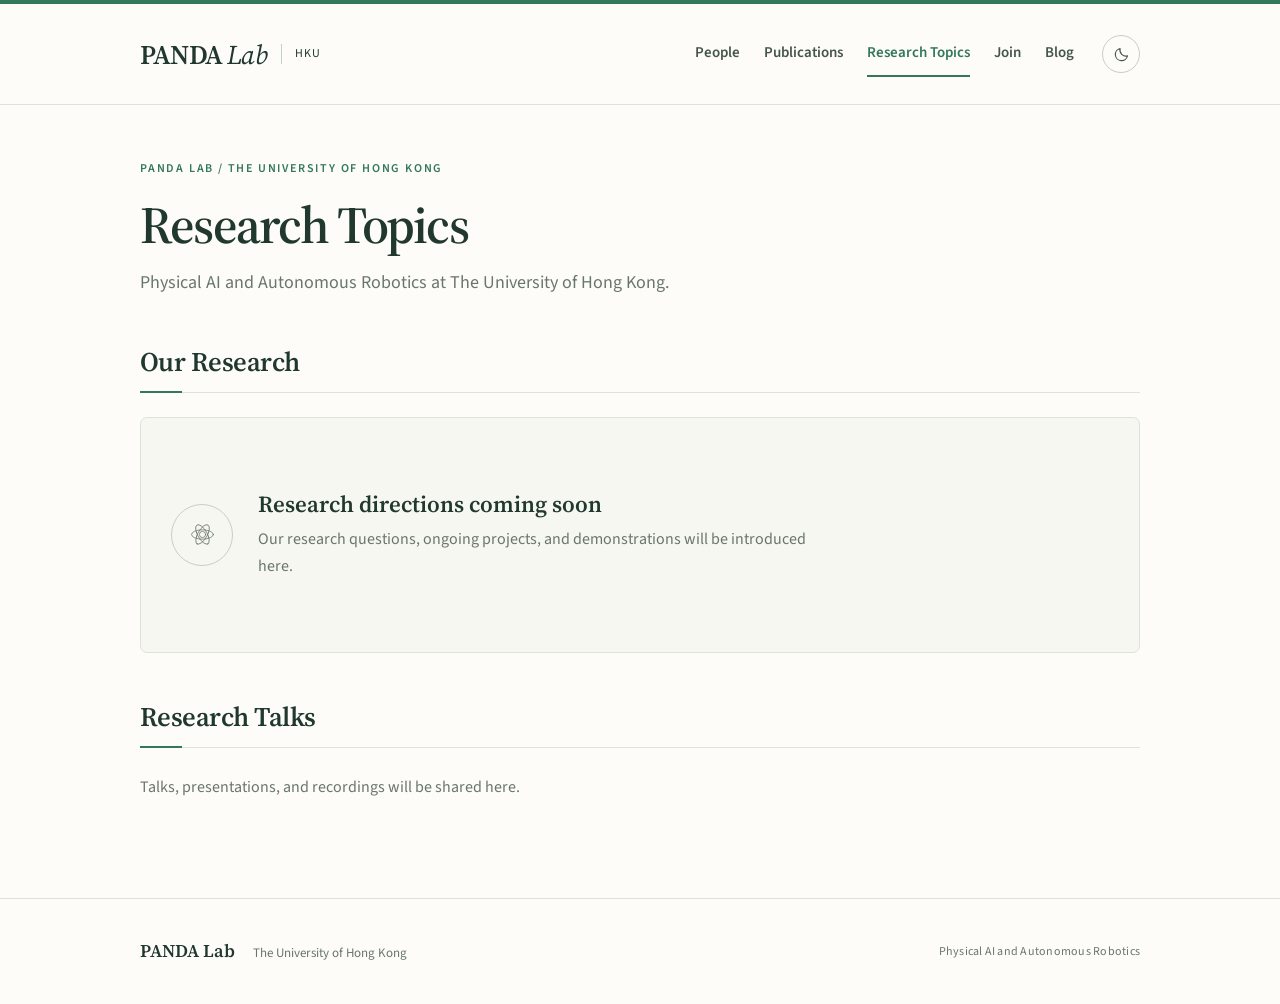
<file: research.html>
<!DOCTYPE html>
<html lang="en">
<head>
  <meta charset="UTF-8">
  <meta name="viewport" content="width=device-width, initial-scale=1">
  <meta name="description" content="Research at PANDA Lab — Physical AI and Autonomous Robotics at The University of Hong Kong. Topics coming soon.">
  <title>Research Topics | PANDA Lab</title>
  <link rel="icon" type="image/svg+xml" href="assets/favicon.svg">
  <script src="theme.js"></script>
  <link rel="stylesheet" href="styles.css">
  <link rel="preconnect" href="https://fonts.googleapis.com">
  <link rel="preconnect" href="https://fonts.gstatic.com" crossorigin>
  <link href="https://fonts.googleapis.com/css2?family=Source+Serif+4:ital,opsz,wght@0,8..60,400..700;1,8..60,400..700&amp;family=Source+Sans+3:wght@400;500;600;700&amp;display=swap" rel="stylesheet">
</head>
<body>
  <a class="skip-link" href="#main-content">Skip to content</a>
  <header class="site-header">
    <div class="container nav-row">
      <a class="brand" href="index.html" aria-label="PANDA Lab home">
        <span class="brand-name">PANDA <em>Lab</em></span>
        <span class="brand-affiliation">HKU</span>
      </a>
      <nav class="site-nav" id="site-navigation" aria-label="Main navigation">
        <a href="people.html">People</a>
        <a href="publications.html">Publications</a>
        <a href="research.html" aria-current="page">Research Topics</a>
        <a href="join.html">Join</a>
        <a href="blog.html">Blog</a>
      </nav>
      <button class="icon-button theme-toggle" type="button" aria-label="Switch color theme">
        <svg class="moon-icon" width="17" height="17" viewBox="0 0 24 24" fill="none" stroke="currentColor" stroke-width="1.6" stroke-linecap="round" stroke-linejoin="round" aria-hidden="true"><path d="M20.5 14A8.7 8.7 0 0 1 10 3.5 8.7 8.7 0 1 0 20.5 14Z"/></svg>
        <svg class="sun-icon" width="18" height="18" viewBox="0 0 24 24" fill="none" stroke="currentColor" stroke-width="1.6" stroke-linecap="round" aria-hidden="true"><circle cx="12" cy="12" r="4"/><path d="M12 2v2m0 16v2M2 12h2m16 0h2M5 5l1.5 1.5m11 11L19 19M5 19l1.5-1.5m11-11L19 5"/></svg>
      </button>
      <button class="icon-button menu-toggle" type="button" aria-label="Open navigation" aria-expanded="false" aria-controls="site-navigation">
        <svg width="18" height="18" viewBox="0 0 24 24" fill="none" stroke="currentColor" stroke-width="1.6" stroke-linecap="round" aria-hidden="true"><path d="M4 6h16M4 12h16M4 18h16"/></svg>
      </button>
    </div>
  </header>

  <main class="container" id="main-content" tabindex="-1">
    <header class="page-heading">
      <p class="eyebrow">PANDA Lab / The University of Hong Kong</p>
      <h1>Research Topics</h1>
      <p class="page-description">Physical AI and Autonomous Robotics at The University of Hong Kong.</p>
    </header>

    <section class="content-section" aria-labelledby="topics-title">
      <h2 id="topics-title">Our Research</h2>
      <!-- Add one .topic section per research direction, with related .pub entries. -->
      <div class="empty-state empty-state-large">
        <span class="empty-icon"><svg viewBox="0 0 48 48" fill="none" stroke="currentColor" stroke-width="1.5" stroke-linecap="round" stroke-linejoin="round" aria-hidden="true"><circle cx="24" cy="24" r="6"/><ellipse cx="24" cy="24" rx="21" ry="9"/><ellipse cx="24" cy="24" rx="21" ry="9" transform="rotate(60 24 24)"/><ellipse cx="24" cy="24" rx="21" ry="9" transform="rotate(120 24 24)"/></svg></span>
        <div><h3>Research directions coming soon</h3><p>Our research questions, ongoing projects, and demonstrations will be introduced here.</p></div>
      </div>
    </section>

    <section class="content-section" aria-labelledby="talks-title">
      <h2 id="talks-title">Research Talks</h2>
      <p class="section-empty">Talks, presentations, and recordings will be shared here.</p>
    </section>
  </main>

  <footer class="site-footer">
    <div class="container footer-row">
      <div class="footer-identity">
        <strong>PANDA Lab</strong>
        <a href="https://www.hku.hk/">The University of Hong Kong</a>
      </div>
      <p class="footer-note">Physical AI and Autonomous Robotics</p>
    </div>
  </footer>
</body>
</html>
</file>
<file: styles.css>
/* PANDA Lab. A static academic site inspired by the LeCAR Lab page structure. */
:root {
  --bg: #fdfcf9;
  --surface: #f2f4ed;
  --surface-soft: #f7f7f2;
  --ink: #20382d;
  --text: #45564b;
  --muted: #69766c;
  --line: #dde3d8;
  --line-strong: #c6d0c2;
  --accent: #33785c;
  --accent-hover: #21543f;
  --serif: "Source Serif 4", Georgia, "Times New Roman", serif;
  --sans: "Source Sans 3", "Segoe UI", Arial, sans-serif;
  color-scheme: light;
}

@media (prefers-color-scheme: dark) {
  :root:not([data-theme="light"]) {
    --bg: #17211c;
    --surface: #202e25;
    --surface-soft: #1b2720;
    --ink: #e6ece3;
    --text: #c0cdc1;
    --muted: #9aaa9c;
    --line: #344538;
    --line-strong: #4b6151;
    --accent: #9ac8a8;
    --accent-hover: #c2e1c9;
    color-scheme: dark;
  }
}

:root[data-theme="dark"] {
  --bg: #17211c;
  --surface: #202e25;
  --surface-soft: #1b2720;
  --ink: #e6ece3;
  --text: #c0cdc1;
  --muted: #9aaa9c;
  --line: #344538;
  --line-strong: #4b6151;
  --accent: #9ac8a8;
  --accent-hover: #c2e1c9;
  color-scheme: dark;
}

* { box-sizing: border-box; }
html { scroll-behavior: smooth; }
body {
  display: flex;
  flex-direction: column;
  min-height: 100vh;
  min-height: 100svh;
  margin: 0;
  background: var(--bg);
  color: var(--text);
  font: 17px/1.65 var(--sans);
  -webkit-font-smoothing: antialiased;
}
::selection { background: var(--line); color: var(--ink); }
a { color: var(--accent); text-decoration: none; }
a:hover { color: var(--accent-hover); text-decoration: underline; text-underline-offset: 4px; }
button { font: inherit; }
button, a { -webkit-tap-highlight-color: transparent; }
:focus-visible { outline: 2px solid var(--accent); outline-offset: 5px; }
img, video { display: block; max-width: 100%; height: auto; }
svg { flex-shrink: 0; }
[hidden] { display: none !important; }
.container { width: min(100% - 48px, 1000px); margin-inline: auto; }
main.container { flex: 1; padding-block: 54px 32px; }
.skip-link {
  position: absolute;
  z-index: 10;
  top: -80px;
  left: 24px;
  padding: 10px 18px;
  background: var(--bg);
  border: 1px solid var(--accent);
}
.skip-link:focus { top: 12px; }

/* Shared navigation. The links remain visible when JavaScript is unavailable. */
.site-header { border-top: 4px solid var(--accent); border-bottom: 1px solid var(--line); }
.nav-row { display: flex; align-items: center; min-height: 100px; gap: 28px; }
.brand { display: inline-flex; align-items: center; gap: 14px; color: var(--ink); white-space: nowrap; }
.brand:hover { color: var(--accent); text-decoration: none; }
.brand-name { font: 600 27px/1 var(--serif); letter-spacing: -.8px; }
.brand-name em { font-weight: 400; }
.brand-affiliation { padding-left: 13px; border-left: 1px solid var(--line-strong); font-size: 12px; letter-spacing: .08em; }
.site-nav { display: flex; align-items: center; gap: 24px; margin-left: auto; }
.site-nav a { padding: 10px 0; color: var(--text); font-size: 15px; font-weight: 600; white-space: nowrap; border-bottom: 2px solid transparent; }
.site-nav a:hover, .site-nav a[aria-current="page"] { color: var(--accent); text-decoration: none; border-bottom-color: var(--accent); }
.icon-button {
  display: inline-flex;
  align-items: center;
  justify-content: center;
  flex-shrink: 0;
  width: 38px;
  height: 38px;
  padding: 0;
  color: var(--text);
  background: transparent;
  border: 1px solid var(--line-strong);
  border-radius: 50%;
  cursor: pointer;
}
.icon-button:hover { color: var(--accent); border-color: var(--accent); background: var(--surface); }
.theme-toggle, .menu-toggle { display: none; }
.js .theme-toggle { display: inline-flex; }
.theme-toggle .sun-icon { display: none; }
.theme-toggle[data-mode="dark"] .sun-icon { display: block; }
.theme-toggle[data-mode="dark"] .moon-icon { display: none; }

/* Typography and section rhythm follow the reference site's academic layout. */
h1, h2, h3 { margin-top: 0; color: var(--ink); font-family: var(--serif); line-height: 1.22; }
h1 { margin-bottom: 12px; font-size: clamp(38px, 5.3vw, 52px); font-weight: 600; letter-spacing: -.035em; }
h2 { position: relative; margin-bottom: 24px; padding-bottom: 13px; border-bottom: 1px solid var(--line); font-size: 27px; font-weight: 600; letter-spacing: -.02em; }
h2::after { position: absolute; bottom: -1px; left: 0; width: 42px; height: 2px; background: var(--accent); content: ""; }
h3 { margin-bottom: 10px; font-size: 21px; font-weight: 600; }
p { margin: 0 0 16px; }
p:last-child { margin-bottom: 0; }
.eyebrow { margin-bottom: 20px; color: var(--accent); font-size: 12px; font-weight: 600; letter-spacing: .15em; text-transform: uppercase; }
.page-heading { max-width: 720px; margin-bottom: 48px; }
.page-heading .eyebrow { margin-bottom: 14px; }
.page-description { max-width: 640px; color: var(--muted); font-size: 18px; }
.content-section + .content-section { margin-top: 48px; }
.section-heading { display: flex; align-items: baseline; justify-content: space-between; gap: 20px; }
.section-heading h2 { flex: 1; }
.text-link { font-size: 14px; font-weight: 600; white-space: nowrap; }
.text-link span { display: inline-block; margin-left: 5px; }
.status-label { display: inline-flex; align-items: center; gap: 8px; color: var(--muted); font-size: 13px; }
.status-label::before { width: 6px; height: 6px; border-radius: 50%; background: var(--accent); content: ""; }

/* Home: lab introduction, a three-column research showcase, and news. */
.hero { padding-top: 12px; }
.hero h1 { margin-bottom: 10px; font-size: clamp(52px, 7vw, 72px); }
.hero h1 em { color: var(--accent); font-weight: 400; }
.hero-tagline { margin-bottom: 24px; font: italic 24px/1.4 var(--serif); color: var(--text); }
.hero-text { max-width: 710px; font-size: 18px; }
.hero .status-label { margin-top: 22px; }
.home-showcase { margin-top: 54px; }
.showcase { display: grid; grid-template-columns: repeat(3, minmax(0, 1fr)); gap: 20px; }
.showcase-item { margin: 0; }
.showcase-media {
  display: grid;
  place-items: center;
  aspect-ratio: 16 / 9;
  overflow: hidden;
  color: var(--line-strong);
  background: var(--surface);
  border: 1px solid var(--line);
  border-radius: 7px;
}
.showcase-item:nth-child(2) .showcase-media { background: var(--surface-soft); }
.showcase-media svg { width: 60px; height: 60px; stroke: var(--muted); opacity: .55; }
.showcase-media video { width: 100%; height: 100%; object-fit: contain; background: #101813; }
.news-section { margin-top: 42px; }
.news-empty { display: flex; align-items: baseline; gap: 30px; padding: 2px 0 12px; color: var(--muted); }
.news-empty .news-label { flex: 0 0 104px; color: var(--accent); font-size: 13px; font-weight: 600; }

/* Honest empty states: no sample people, research claims, or publications. */
.empty-state { display: flex; align-items: center; gap: 25px; min-height: 160px; padding: 30px; border: 1px solid var(--line); border-radius: 7px; background: var(--surface-soft); }
.empty-icon { display: grid; place-items: center; flex: 0 0 62px; width: 62px; height: 62px; color: var(--muted); border: 1px solid var(--line-strong); border-radius: 50%; }
.empty-icon svg { width: 25px; height: 25px; }
.empty-state h2, .empty-state h3 { margin: 0 0 8px; padding: 0; border: 0; font-size: 23px; }
.empty-state h2::after { display: none; }
.empty-state p { max-width: 550px; color: var(--muted); font-size: 16px; }
.empty-state-large { min-height: 236px; }
.section-empty { padding-block: 2px 14px; color: var(--muted); font-size: 16px; }
.people-sections { display: grid; grid-template-columns: repeat(2, minmax(0, 1fr)); gap: 36px 42px; margin-top: 42px; }
.people-sections h2 { font-size: 24px; margin-bottom: 17px; }
.people-sections .wide { grid-column: 1 / -1; }
.info-note { display: flex; align-items: center; gap: 10px; padding: 15px 19px; margin-bottom: 34px; border-left: 3px solid var(--accent); color: var(--text); background: var(--surface); font-size: 16px; }
.join-callout { padding: 24px; margin-bottom: 36px; border-left: 3px solid var(--accent); background: var(--surface); }
.join-callout p { max-width: 760px; font-size: 16px; }
.join-cta { display: inline-flex; align-items: center; gap: 12px; min-height: 44px; padding: 10px 18px; border-radius: 4px; background: var(--accent); color: var(--bg); font-size: 16px; font-weight: 600; }
.join-cta:hover { background: var(--accent-hover); color: var(--bg); text-decoration: none; }
.join-sections { display: grid; grid-template-columns: repeat(2, minmax(0, 1fr)); gap: 36px 42px; }
.join-section { padding-top: 20px; border-top: 1px solid var(--line); }
.join-section h2, .join-callout h2 { margin-bottom: 10px; padding: 0; border: 0; font-size: 23px; }
.join-section h2::after, .join-callout h2::after { display: none; }
.join-section p { color: var(--muted); font-size: 16px; }
.contact-section { margin-top: 44px; }
.blog-content { max-width: 780px; }

/* Ready for real content: use these classes when adding the supplied data. */
.people-grid { display: grid; grid-template-columns: repeat(auto-fill, minmax(168px, 1fr)); gap: 32px 24px; }
.person { display: flex; flex-direction: column; align-items: center; min-width: 0; text-align: center; }
.person img { width: 100%; height: auto; aspect-ratio: 1; object-fit: cover; border: 1px solid var(--line); border-radius: 12px; }
.person-name { margin: 12px 0 4px; font: 600 19px/1.3 var(--serif); }
.person-role { margin: 0; color: var(--muted); font-size: 15px; line-height: 1.45; }
.person-research { margin: 9px 0 0; color: var(--text); font-size: 13.5px; line-height: 1.5; overflow-wrap: anywhere; }
.person-research > span:first-child { font-weight: 600; }
.research-pending { color: var(--muted); }
.person-links, .pub-links { display: flex; flex-wrap: wrap; gap: 8px 16px; margin-top: 10px; font-size: 14px; }
.person-links { justify-content: center; margin-top: auto; padding-top: 10px; }
.person-links a { display: inline-flex; align-items: center; justify-content: center; min-width: 26px; min-height: 26px; color: var(--muted); }
.person-links a:hover { color: var(--accent); }
.people-page .section-note { margin: -14px 0 24px; color: var(--muted); font-size: 15px; }
.people-page #alumni-title ~ h3 { margin-top: 30px; }
.people-alumni { table-layout: fixed; }
.people-alumni th, .people-alumni td { padding: 12px 16px 12px 0; vertical-align: top; overflow-wrap: anywhere; }
.people-alumni th { font-size: 14px; font-weight: 600; color: var(--muted); }
.people-alumni th:nth-child(1) { width: 17%; }
.people-alumni th:nth-child(2) { width: 18%; }
.people-alumni th:nth-child(3) { width: 32%; }
.people-alumni th:nth-child(4) { width: 33%; }
.people-alumni td:first-child { font-weight: 600; }
.people-alumni .person-links { justify-content: flex-start; padding-top: 4px; }
.people-alumni td:not(:first-child) { font-size: 14px; }
.pub { display: grid; grid-template-columns: minmax(200px, 290px) 1fr; gap: 28px; align-items: center; padding-block: 26px; border-bottom: 1px solid var(--line); }
.pub-media img, .pub-media video { width: 100%; border: 1px solid var(--line); border-radius: 7px; }
.pub-title { margin-bottom: 8px; font-size: 21px; }
.pub-authors, .pub-venue { margin-bottom: 4px; font-size: 16px; }
.pub-venue { color: var(--muted); }
.publication-years { display: flex; flex-wrap: wrap; gap: 10px 28px; padding: 16px 0; margin: -18px 0 38px; border-block: 1px solid var(--line); }
.publication-years a { padding: 3px 0; font-size: 16px; font-weight: 600; }
.publication-section h2 { scroll-margin-top: 24px; }
.publication-count { margin-left: 12px; color: var(--muted); font: 400 14px var(--sans); letter-spacing: 0; }
.pub.pub-text-only { grid-template-columns: minmax(0, 1fr); padding-block: 23px; }
.pub-text-only .pub-title { font-size: 21px; line-height: 1.4; overflow-wrap: anywhere; }
.pub-text-only .pub-title a { color: var(--ink); }
.pub-text-only .pub-title a:hover { color: var(--accent); }
.pub-text-only .pub-authors { color: var(--text); line-height: 1.55; }
.pub-text-only .pub-venue { font-size: 15px; }
.pub-text-only:last-child { border-bottom: 0; }
.publications-back { margin-top: 36px; font-size: 14px; }
.topic + .topic { margin-top: 40px; }
.topic details { margin-top: 16px; }
.topic summary { color: var(--accent); cursor: pointer; }
.alumni { width: 100%; border-collapse: collapse; font-size: 16px; }
.alumni th, .alumni td { padding: 12px; border-bottom: 1px solid var(--line); text-align: left; }
.post-preview { padding-block: 24px; border-bottom: 1px solid var(--line); }
.post-preview h3 { margin-bottom: 8px; font-size: 25px; }
.post-meta { color: var(--muted); font-size: 14px; }
.post-body { max-width: 720px; overflow-wrap: anywhere; }
.post-body img { margin-block: 26px; border-radius: 7px; }
.post-body section + section { margin-top: 36px; }

/* Blog research spotlights and their long-form stories. */
.blog-topics { max-width: none; }
.research-feature { display: grid; grid-template-columns: 1fr 1.1fr; border: 1px solid var(--line); border-radius: 8px; overflow: hidden; background: var(--surface-soft); }
.research-feature-image { position: relative; display: flex; align-items: center; min-width: 0; padding: 28px; background: var(--surface); }
.research-feature-image img { width: 100%; height: auto; border-radius: 4px; }
.feature-image-label { position: absolute; bottom: 20px; left: 28px; right: 28px; color: var(--muted); font-size: 12px; letter-spacing: .04em; }
.research-feature-copy { padding: 34px; }
.research-feature-copy .eyebrow { margin-bottom: 16px; }
.research-feature h3 { margin-bottom: 20px; font-size: clamp(28px, 3.4vw, 37px); letter-spacing: -.025em; }
.research-feature h3 a { color: var(--ink); }
.research-feature h3 span { display: block; color: var(--accent); font-weight: 400; }
.research-feature-copy > p:not(.eyebrow) { font-size: 16px; }
.topic-tags { display: flex; flex-wrap: wrap; gap: 7px; padding: 0; margin: 22px 0; list-style: none; }
.topic-tags li { padding: 3px 9px; border: 1px solid var(--line-strong); border-radius: 4px; color: var(--muted); font-size: 12px; }
.feature-actions { display: flex; flex-wrap: wrap; align-items: center; gap: 16px 22px; }
.story-back { display: inline-block; margin-bottom: 30px; font-size: 14px; }
.story-heading { max-width: 850px; margin-bottom: 32px; }
.story-heading h1 { max-width: 800px; }
.story-heading h1 span { color: var(--accent); font-weight: 400; }
.story-heading .page-description { max-width: 720px; margin-top: 20px; }
.story-figure { margin: 0 0 42px; }
.story-figure img { width: 100%; padding: 16px; border: 1px solid var(--line); border-radius: 7px; background: #fff; }
.story-figure figcaption { margin-top: 10px; color: var(--muted); font-size: 13px; }
.story-layout { display: grid; grid-template-columns: minmax(0, 720px) minmax(0, 220px); gap: 60px; align-items: start; }
.story-intro { font-size: 20px; color: var(--ink); }
.story-work { padding-block: 22px; border-bottom: 1px solid var(--line); }
.story-work:first-of-type { padding-top: 0; }
.story-work .text-link { white-space: normal; }
.story-aside { padding: 20px; border-top: 2px solid var(--accent); background: var(--surface-soft); font-size: 14px; }
.story-aside h2 { padding: 0; margin-bottom: 15px; border: 0; font: 600 16px var(--sans); }
.story-aside h2::after { display: none; }
.story-aside dl { margin: 0; }
.story-aside dt { color: var(--muted); font-size: 12px; margin-top: 16px; }
.story-aside dd { margin: 3px 0 0; }
.story-source { padding-top: 22px; margin-top: 32px; border-top: 1px solid var(--line); color: var(--muted); font-size: 14px; }

@media (max-width: 760px) {
  .research-feature { grid-template-columns: 1fr; }
  .research-feature-image { padding: 24px 24px 54px; }
  .feature-image-label { left: 24px; right: 24px; bottom: 18px; }
  .research-feature-copy { padding: 26px; }
  .story-layout { grid-template-columns: 1fr; gap: 30px; }
  .story-figure img { padding: 6px; }
}

/* Footer */
.site-footer { margin-top: 52px; border-top: 1px solid var(--line); }
.footer-row { display: flex; align-items: center; justify-content: space-between; gap: 20px; min-height: 105px; padding-block: 24px; font-size: 13px; color: var(--muted); }
.footer-identity { display: flex; align-items: baseline; flex-wrap: wrap; gap: 8px 18px; }
.footer-identity strong { color: var(--ink); font: 600 18px var(--serif); }
.footer-identity a { color: var(--muted); }
.footer-note { margin: 0; font-size: 12px; letter-spacing: .02em; }

@media (max-width: 900px) {
  .showcase { grid-template-columns: repeat(2, minmax(0, 1fr)); }
  .nav-row { flex-wrap: wrap; gap: 0; min-height: 84px; padding-block: 22px; }
  .theme-toggle { margin-left: auto; }
  .js .menu-toggle { display: inline-flex; margin-left: 10px; }
  .site-nav { flex-basis: 100%; order: 5; flex-direction: column; align-items: stretch; gap: 0; margin: 16px 0 0; }
  .js .site-nav { display: none; }
  .js .site-nav.is-open { display: flex; }
  .site-nav a { padding: 12px 0; border-bottom: 1px solid var(--line); font-size: 16px; }
  .site-nav a[aria-current="page"] { border-bottom-color: var(--line); }
  main.container { padding-top: 40px; }
  .pub { grid-template-columns: 220px 1fr; gap: 20px; }
}

@media (max-width: 600px) {
  .container { width: calc(100% - 40px); }
  body { font-size: 16px; }
  .brand { gap: 10px; }
  .brand-name { font-size: 24px; }
  .brand-affiliation { padding-left: 10px; font-size: 11px; }
  .hero { padding-top: 0; }
  .hero-tagline { max-width: 300px; font-size: 22px; }
  .hero-text, .page-description { font-size: 17px; }
  .eyebrow { font-size: 11px; letter-spacing: .1em; }
  .home-showcase { margin-top: 40px; }
  .showcase { grid-template-columns: 1fr; gap: 24px; }
  .showcase-media { aspect-ratio: 16 / 9; }
  h2 { font-size: 25px; }
  .section-heading { gap: 12px; }
  .section-heading .text-link { font-size: 12px; }
  .news-empty { flex-direction: column; gap: 8px; }
  .news-empty .news-label { flex-basis: auto; }
  .page-heading { margin-bottom: 32px; }
  .empty-state { align-items: flex-start; flex-direction: column; gap: 20px; padding: 26px; }
  .empty-state-large { min-height: 250px; }
  .people-sections, .join-sections { grid-template-columns: 1fr; gap: 28px; }
  .people-grid { grid-template-columns: repeat(2, minmax(0, 1fr)); gap: 24px 16px; }
  .people-alumni, .people-alumni tbody, .people-alumni tr { display: block; width: 100%; }
  .people-alumni thead { position: absolute; width: 1px; height: 1px; overflow: hidden; clip-path: inset(50%); }
  .people-alumni tr { padding-bottom: 16px; margin-bottom: 20px; border-bottom: 1px solid var(--line); }
  .people-alumni td { display: grid; grid-template-columns: 88px minmax(0, 1fr); gap: 10px; padding: 5px 0; border: 0; }
  .people-alumni td::before { content: attr(data-label); color: var(--muted); font-size: 12px; }
  .people-alumni td:first-child { display: block; margin-bottom: 5px; font-size: 17px; }
  .people-alumni td:first-child::before { content: none; }
  .pub { grid-template-columns: 1fr; }
  .footer-row { align-items: flex-start; flex-direction: column; gap: 14px; }
  .footer-identity { flex-direction: column; gap: 5px; }
  .site-footer { margin-top: 34px; }
}

@media (prefers-reduced-motion: reduce) {
  html { scroll-behavior: auto; }
}
</file>
